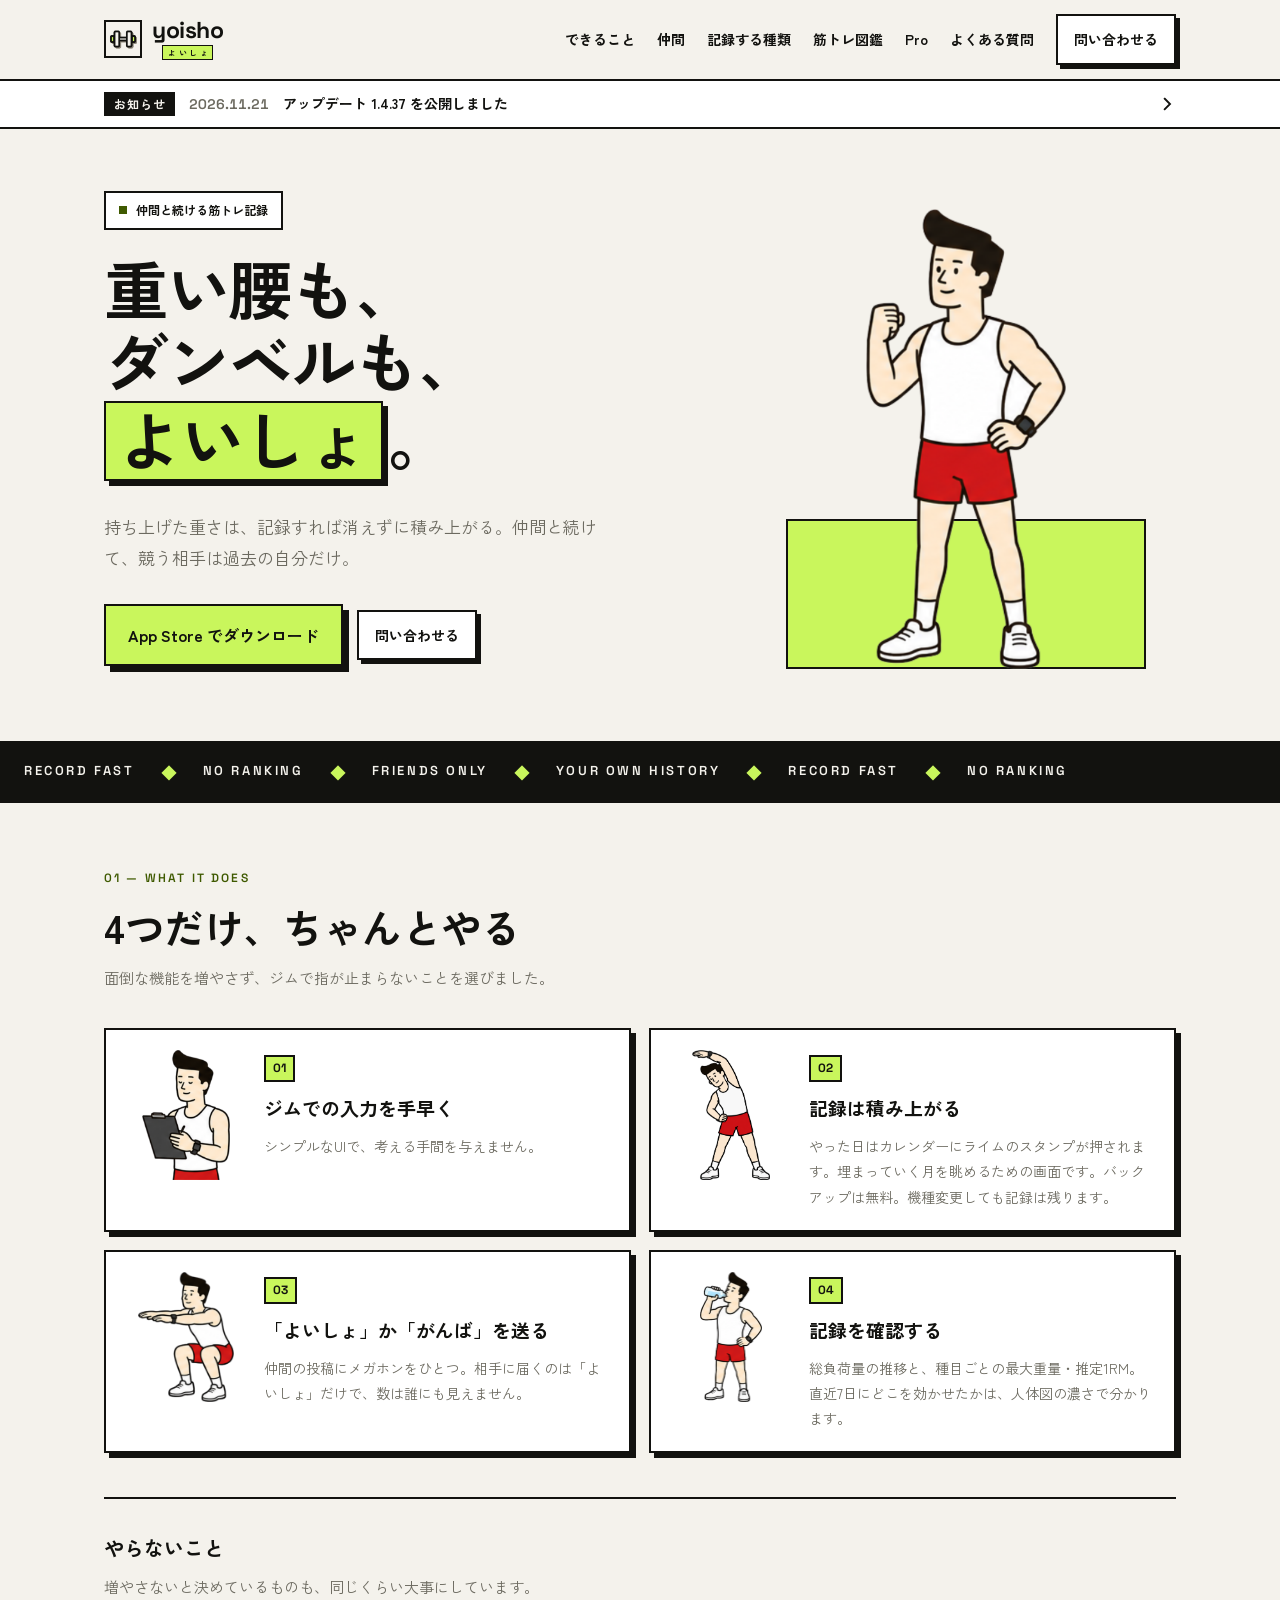
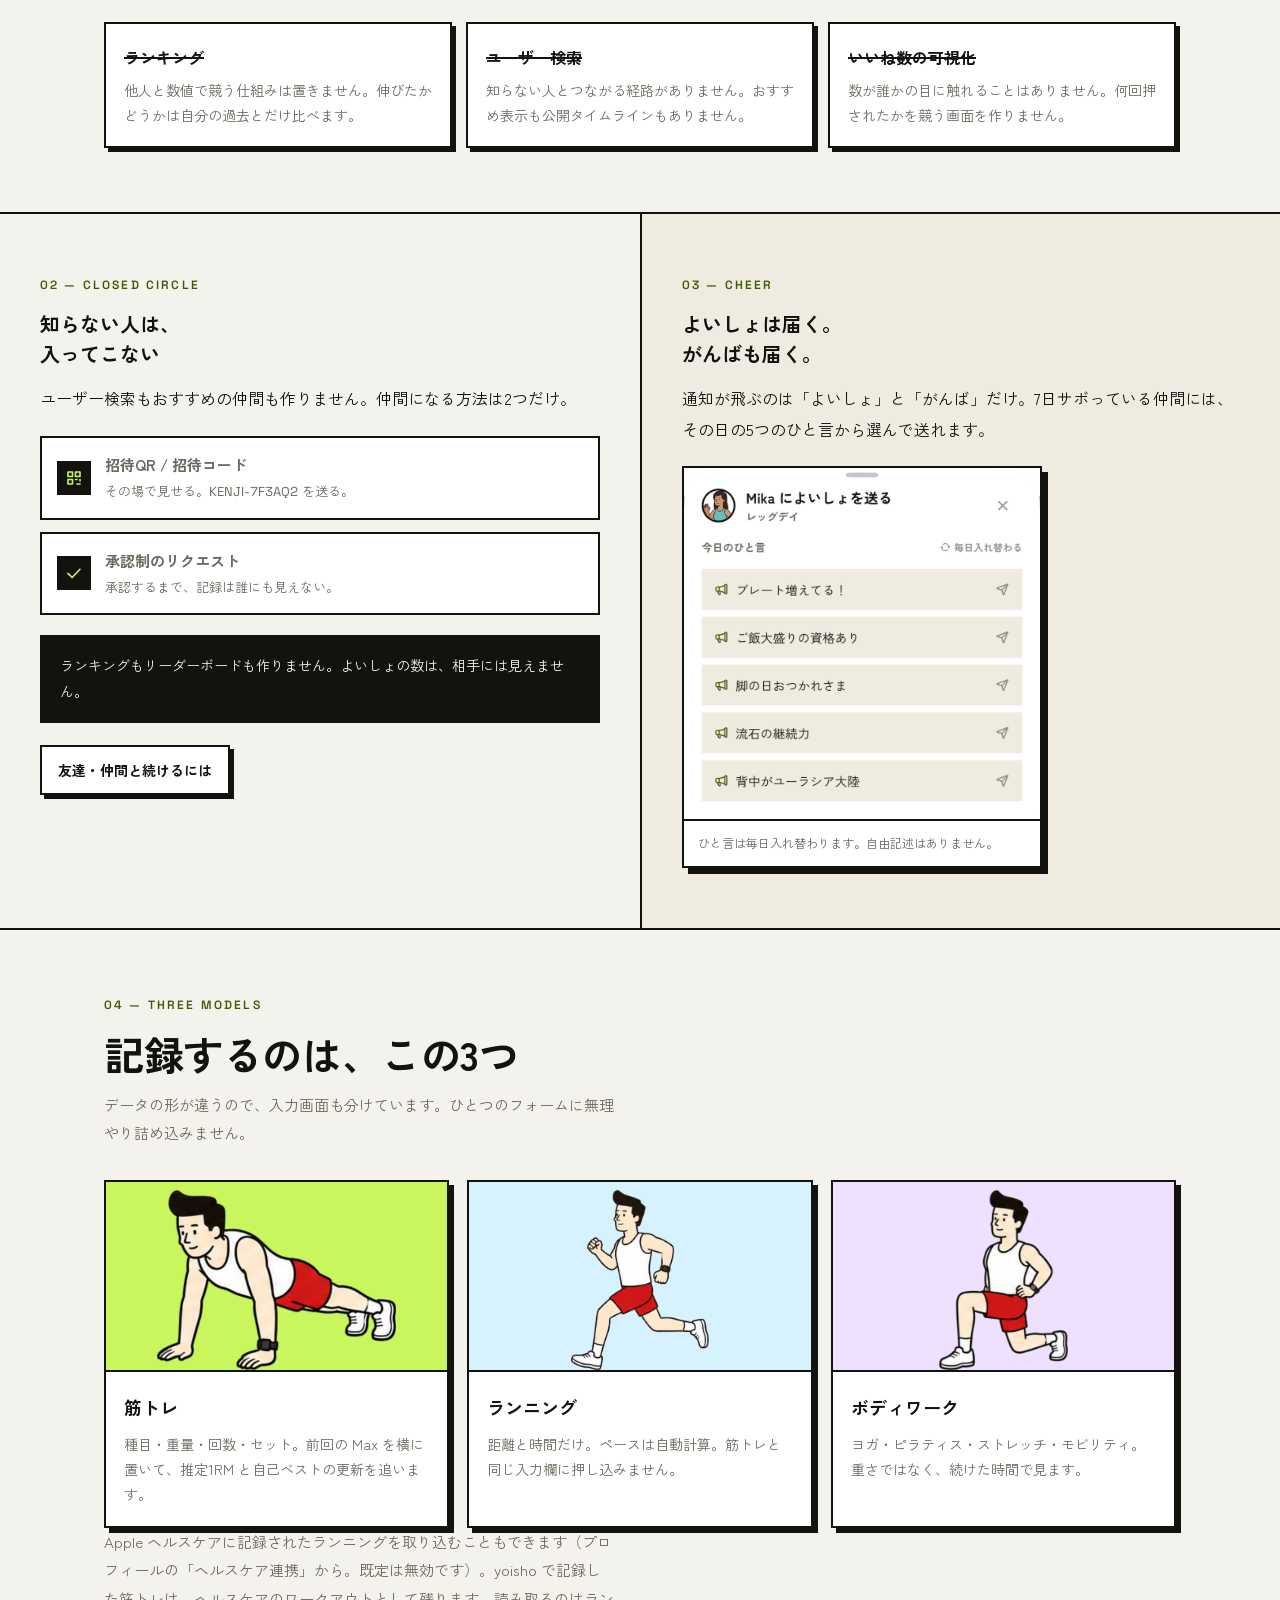
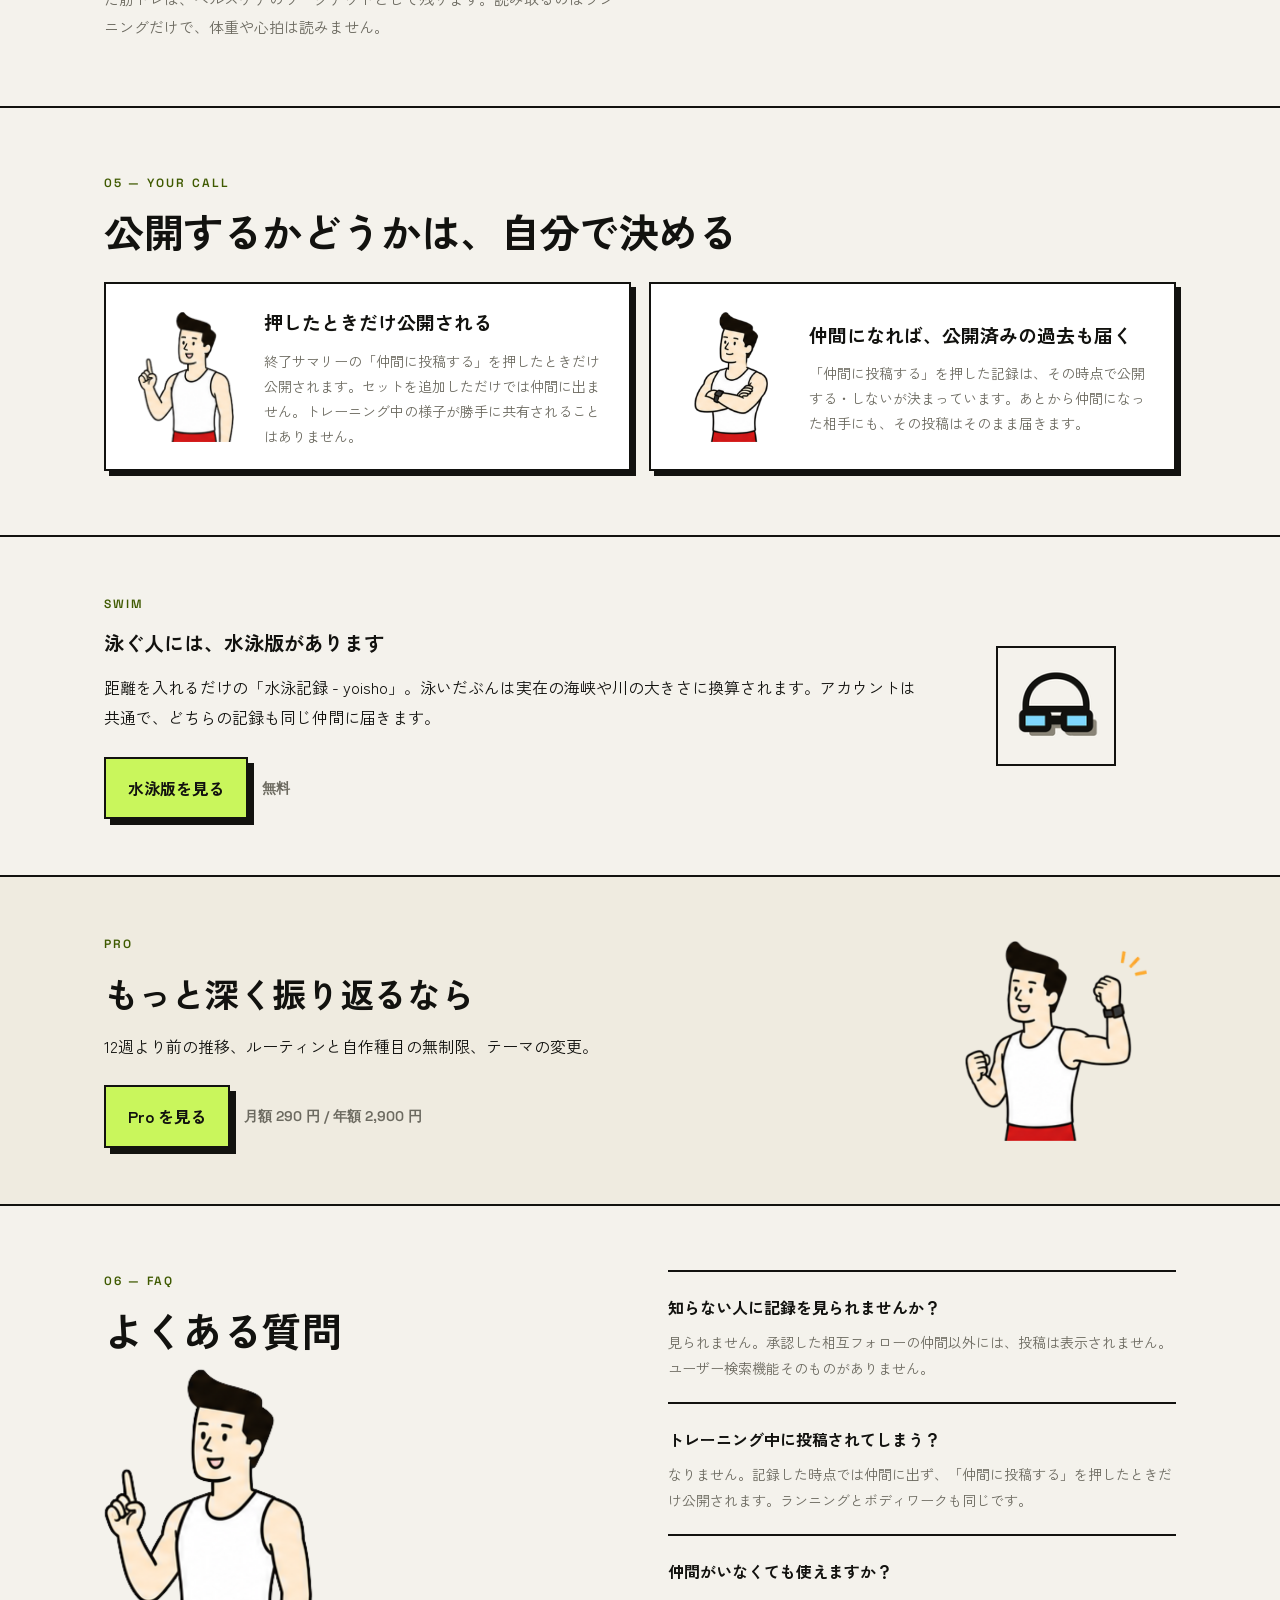
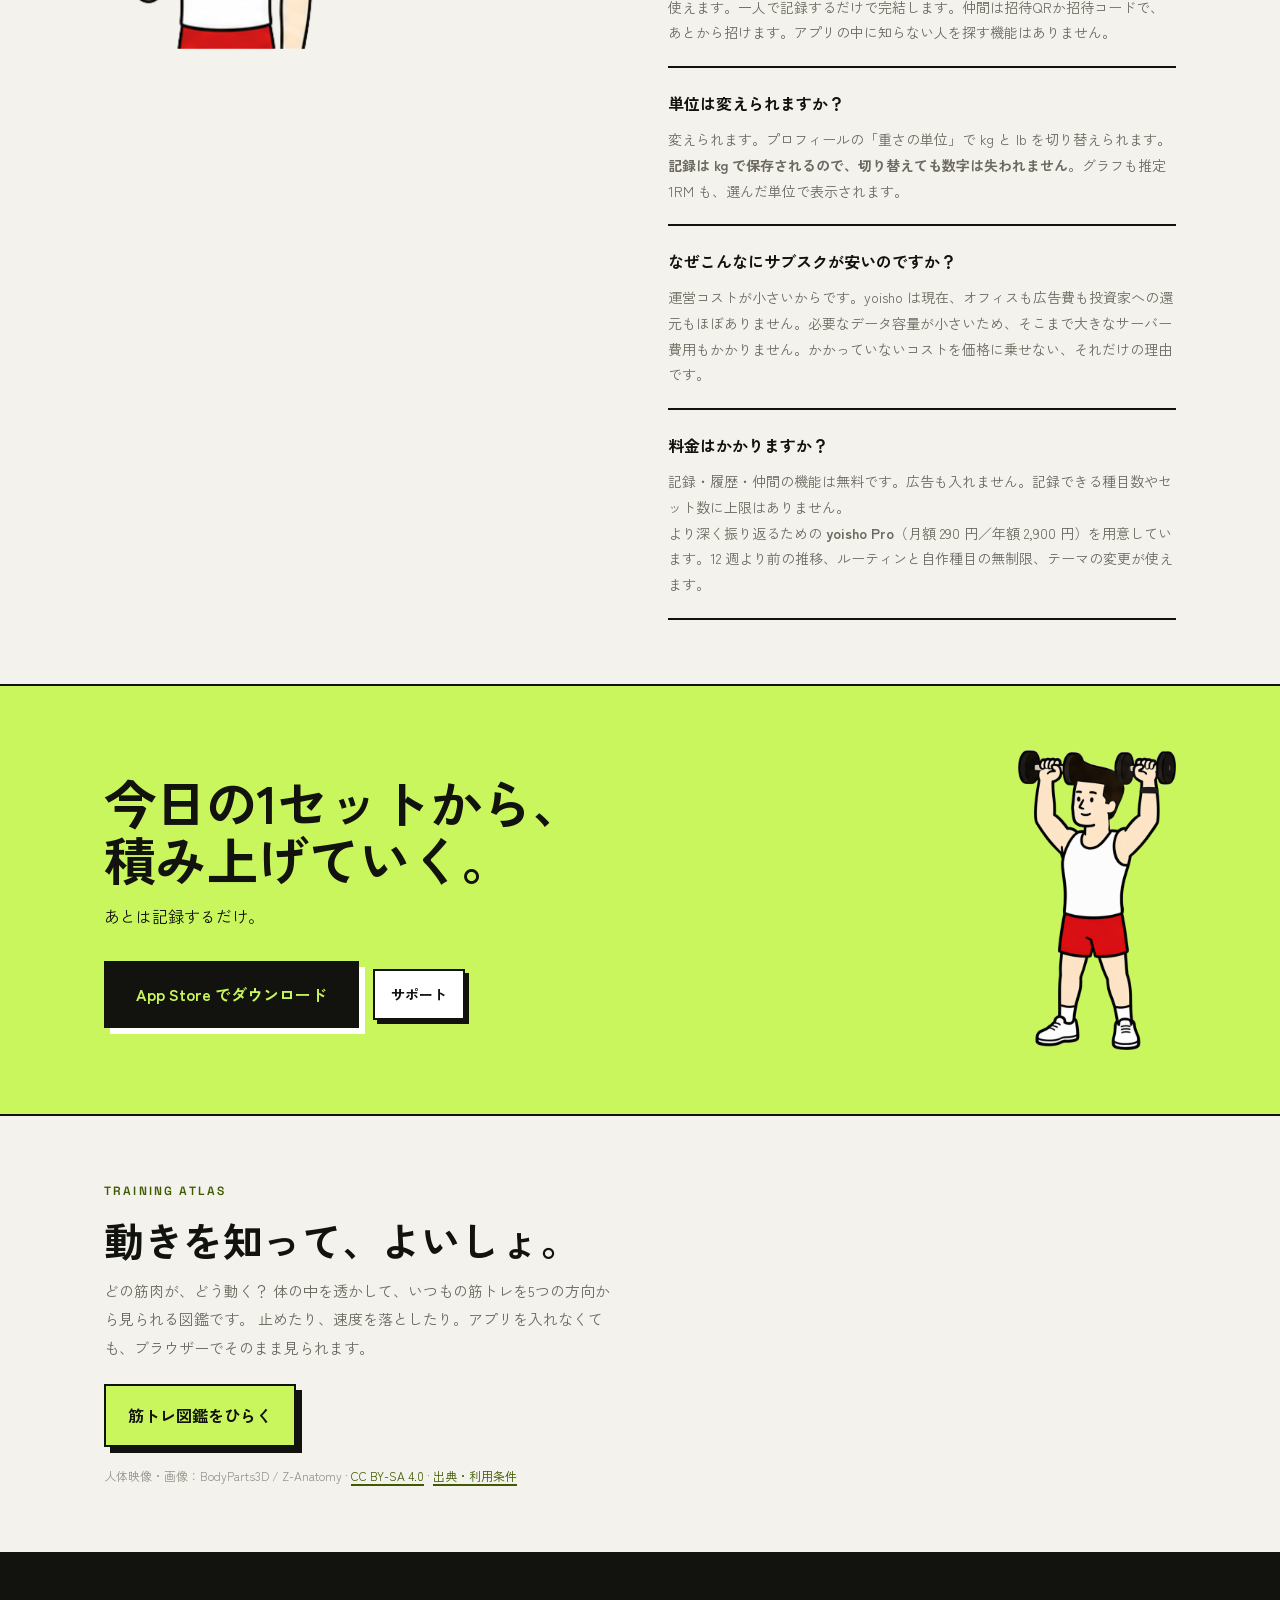
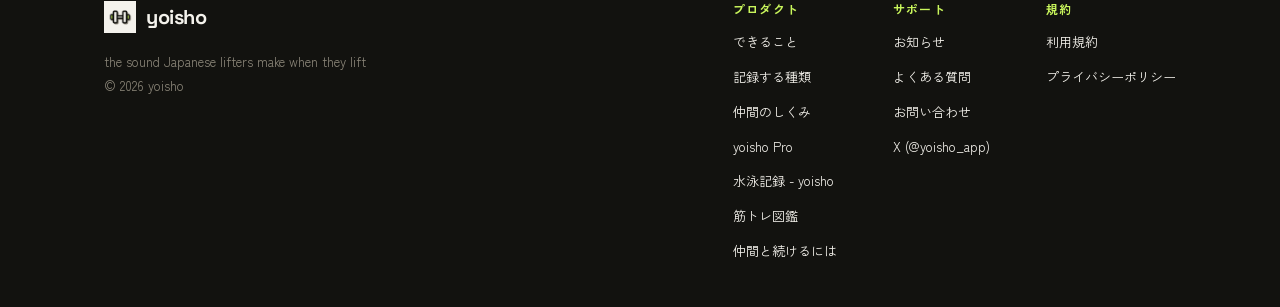
<file: index.html>
<!DOCTYPE html>
<html lang="ja">

<head>
  <meta charset="utf-8">
  <meta name="viewport" content="width=device-width, initial-scale=1">
  <title>yoisho — 仲間と続ける筋トレ記録アプリ</title>
  <meta name="description" content="仲間と続ける筋トレ記録アプリ。記録が見えるのは承認した相互フォローの仲間だけ。一人でも使えて、仲間はあとから招けます。ランキングも、おすすめユーザーも、いいね数もありません。">
  <meta name="theme-color" content="#F4F2EC">
  <meta property="og:title" content="yoisho — 仲間と続ける筋トレ記録アプリ">
  <meta property="og:description" content="仲間と続ける筋トレ記録アプリ。記録が見えるのは承認した相互フォローの仲間だけ。ランキングも、おすすめユーザーも、いいね数もありません。">
  <meta property="og:type" content="website">
  <meta property="og:url" content="https://yoisho.jp/">
  <meta property="og:image" content="https://yoisho.jp/img/link-image.png">
  <meta property="og:image:width" content="1122">
  <meta property="og:image:height" content="1402">
  <meta name="twitter:card" content="summary_large_image">
  <meta name="twitter:image" content="https://yoisho.jp/img/twitter-image.png">
  <link rel="icon" href="img/icon-120.png">
  <link rel="preconnect" href="https://fonts.googleapis.com">
  <link rel="preconnect" href="https://fonts.gstatic.com" crossorigin>
  <link
    href="https://fonts.googleapis.com/css2?family=Space+Grotesk:wght@500;600;700&family=Zen+Kaku+Gothic+New:wght@400;700&display=swap"
    rel="stylesheet">
  <link rel="stylesheet" href="style.css?v=39">
  <link rel="canonical" href="https://yoisho.jp/">
  <!-- Google Search Console の持ち主の確認（2026-11-19。https://yoisho.jp/ の URL prefix で登録）。
       消すと確認が外れる -->
  <meta name="google-site-verification" content="Hs1Nyp8oYzeSHXlldlwD_MknJ80mZlqBdg421RM9F38" />
  <!-- 検索エンジンに「iPhone のアプリで、無料、App Store はここ」を伝える（2026-11-19）。
       評価（aggregateRating）は載せない——ページに見えていない数を載せると、検索エンジンの決まりに反する -->
  <script type="application/ld+json">
{
  "@context": "https://schema.org",
  "@graph": [
    {
      "@type": "WebSite",
      "@id": "https://yoisho.jp/#website",
      "url": "https://yoisho.jp/",
      "name": "yoisho",
      "alternateName": [
        "よいしょ",
        "筋トレ記録 - yoisho"
      ],
      "inLanguage": "ja"
    },
    {
      "@type": "MobileApplication",
      "@id": "https://yoisho.jp/#app",
      "name": "筋トレ記録 - yoisho",
      "alternateName": [
        "yoisho",
        "よいしょ"
      ],
      "description": "仲間と続ける筋トレ記録アプリ。記録が見えるのは承認した相互フォローの仲間だけ。重さと回数をすばやく記録して、仲間と「よいしょ」を送り合えます。ランキングやいいね数はありません。",
      "operatingSystem": "iOS",
      "applicationCategory": "HealthApplication",
      "inLanguage": [
        "ja",
        "en",
        "fr"
      ],
      "url": "https://yoisho.jp/",
      "downloadUrl": "https://apps.apple.com/jp/app/id6794951676",
      "installUrl": "https://apps.apple.com/jp/app/id6794951676",
      "image": "https://yoisho.jp/img/icon-400.png",
      "offers": {
        "@type": "Offer",
        "price": "0",
        "priceCurrency": "JPY"
      }
    }
  ]
}
  </script>
</head>

<body class="lp">

  <!-- ヘッダー -->
  <div class="band-sec">
    <div class="inner">
      <nav class="nav">
        <a class="nav-logo" href="./" aria-label="yoisho">
          <img src="img/icon-120.png" alt="">
          <span class="stack">
            <span class="word">yoisho</span>
            <span class="band">よいしょ</span>
          </span>
        </a>
        <div class="nav-links">
          <a class="hide-sp" href="#what">できること</a>
          <a class="hide-sp" href="#circle">仲間</a>
          <a class="hide-sp" href="#models">記録する種類</a>
          <a class="hide-sp" href="atlas.html">筋トレ図鑑</a>
          <a class="hide-sp" href="pro.html">Pro</a>
          <a class="hide-sp" href="#faq">よくある質問</a>
          <a class="btn" href="mailto:support@yoisho.jp">問い合わせる</a>
        </div>
      </nav>
    </div>
  </div>

  <!-- お知らせ。**文面はここに写さない**——公開のたびに足すのは news.html だけで、
       ここに書くと次の版で古くなる。末尾の script が news.html の先頭の1件を読んで
       日付と見出しを差し込む。読めなければ下の案内の文のまま、一覧へ送る -->
  <a class="band-sec news-bar" href="news.html" id="top-news">
    <span class="inner news-bar-in">
      <span class="news-label">お知らせ</span>
      <span class="news-body">
        <span class="news-date" data-news-date></span>
        <span class="news-title" data-news-title>新しくできるようになったこと、直したこと</span>
      </span>
      <svg class="news-go" viewBox="0 0 24 24" aria-hidden="true">
        <path d="M9 5l7 7-7 7" />
      </svg>
    </span>
  </a>

  <!-- ヒーロー -->
  <div class="band-sec">
    <div class="inner">
      <div class="hero-lp">
        <div>
          <span class="pill"><span class="dot"></span>仲間と続ける筋トレ記録</span>
          <h1 class="display">
            重い腰も、<br>
            ダンベルも、<br>
            <span class="mark">よいしょ</span>。
          </h1>
          <p class="sub">持ち上げた重さは、記録すれば消えずに積み上がる。仲間と続けて、競う相手は過去の自分だけ。</p>
          <div class="hero-actions">
            <a class="cta" href="https://apps.apple.com/jp/app/id6794951676">App Store でダウンロード</a>
            <a class="btn" href="mailto:support@yoisho.jp">問い合わせる</a>
          </div>
        </div>
        <div class="figure">
          <div class="plate"></div>
          <img src="img/fist.png" alt="腕を上げた yoisho のキャラクター">
        </div>
      </div>
    </div>
  </div>

  <div class="marquee band-sec">
    <span>RECORD FAST</span><i>◆</i>
    <span>NO RANKING</span><i>◆</i>
    <span>FRIENDS ONLY</span><i>◆</i>
    <span>YOUR OWN HISTORY</span><i>◆</i>
    <span>RECORD FAST</span><i>◆</i>
    <span>NO RANKING</span>
  </div>

  <!-- 01 できること -->
  <div class="band-sec" id="what">
    <div class="inner sec">
      <p class="sec-eyebrow">01 — WHAT IT DOES</p>
      <h2>4つだけ、ちゃんとやる</h2>
      <p class="sec-note">面倒な機能を増やさず、ジムで指が止まらないことを選びました。</p>

      <div class="cards two">
        <div class="fcard">
          <img src="img/clipboard.png" alt="">
          <div>
            <span class="no">01</span>
            <h3>ジムでの入力を手早く</h3>
            <p>シンプルなUIで、考える手間を与えません。</p>
          </div>
        </div>
        <div class="fcard">
          <img src="img/sidestretch.png" alt="">
          <div>
            <span class="no">02</span>
            <h3>記録は積み上がる</h3>
            <p>やった日はカレンダーにライムのスタンプが押されます。埋まっていく月を眺めるための画面です。バックアップは無料。機種変更しても記録は残ります。</p>
          </div>
        </div>
        <div class="fcard">
          <img src="img/squat.png" alt="">
          <div>
            <span class="no">03</span>
            <h3>「よいしょ」か「がんば」を送る</h3>
            <p>仲間の投稿にメガホンをひとつ。相手に届くのは「よいしょ」だけで、数は誰にも見えません。</p>
          </div>
        </div>
        <div class="fcard">
          <img src="img/drink.png" alt="">
          <div>
            <span class="no">04</span>
            <h3>記録を確認する</h3>
            <p>総負荷量の推移と、種目ごとの最大重量・推定1RM。直近7日にどこを効かせたかは、人体図の濃さで分かります。</p>
          </div>
        </div>
      </div>

      <!-- やらないこと。取り消し線の見出しで示す（線画アイコンに斜線を重ねる案は
         この表示サイズだと絵が読めなかったので採らない） -->
      <h3 class="subhead">やらないこと</h3>
      <p class="sec-note" style="margin-bottom:20px">増やさないと決めているものも、同じくらい大事にしています。</p>
      <div class="grid cols-3">
        <div class="tile">
          <h3 class="struck">ランキング</h3>
          <p>他人と数値で競う仕組みは置きません。伸びたかどうかは自分の過去とだけ比べます。</p>
        </div>
        <div class="tile">
          <h3 class="struck">ユーザー検索</h3>
          <p>知らない人とつながる経路がありません。おすすめ表示も公開タイムラインもありません。</p>
        </div>
        <div class="tile">
          <h3 class="struck">いいね数の可視化</h3>
          <p>数が誰かの目に触れることはありません。何回押されたかを競う画面を作りません。</p>
        </div>
      </div>
    </div>
  </div>

  <!-- 02 / 03 -->
  <div class="band-sec split">
    <div id="circle">
      <p class="sec-eyebrow">02 — CLOSED CIRCLE</p>
      <h2>知らない人は、<br>入ってこない</h2>
      <p class="sec-note" style="margin-bottom:22px">ユーザー検索もおすすめの仲間も作りません。仲間になる方法は2つだけ。</p>

      <div class="route">
        <span class="mark" aria-hidden="true">
          <svg viewBox="0 0 24 24">
            <path d="M4 4h6v6H4zM14 4h6v6h-6zM4 14h6v6H4zM14 14h2M20 14v2M16 20h4" />
          </svg>
        </span>
        <span>
          <b>招待QR / 招待コード</b>
          <span>その場で見せる。<span class="en">KENJI-7F3AQ2</span> を送る。</span>
        </span>
      </div>
      <div class="route">
        <span class="mark" aria-hidden="true">
          <svg viewBox="0 0 24 24">
            <path d="M4 12.5l5.5 5.5L20 7" />
          </svg>
        </span>
        <span>
          <b>承認制のリクエスト</b>
          <span>承認するまで、記録は誰にも見えない。</span>
        </span>
      </div>

      <div class="callout" style="margin-top:20px">
        ランキングもリーダーボードも作りません。よいしょの数は、相手には見えません。
      </div>
      <!-- 「友達と続ける」で探す人向けのページ（friends.html）への入口。2026-11-19 -->
      <p style="margin:22px 0 0"><a class="btn" href="friends.html">友達・仲間と続けるには</a></p>
    </div>

    <div id="cheer">
      <p class="sec-eyebrow">03 — CHEER</p>
      <h2>よいしょは届く。<br>がんばも届く。</h2>
      <p class="sec-note" style="margin-bottom:22px">通知が飛ぶのは「よいしょ」と「がんば」だけ。7日サボっている仲間には、その日の5つのひと言から選んで送れます。</p>

      <!-- 手で組んだ再現ではなく、アプリの実物（sample/workout/iphone/19-cheer.png を
           シートのところで切ったもの）。作り直すたびに本物とずれるのを避ける -->
      <figure class="shot">
        <img src="img/cheer-sheet.png" alt="仲間によいしょを送るシート。今日のひと言が5つ並んでいる"
             width="900" height="888" loading="lazy">
        <figcaption>ひと言は毎日入れ替わります。自由記述はありません。</figcaption>
      </figure>
    </div>
  </div>

  <!-- 04 記録する種類 -->
  <div class="band-sec" id="models">
    <div class="inner sec">
      <p class="sec-eyebrow">04 — THREE MODELS</p>
      <h2>記録するのは、この3つ</h2>
      <p class="sec-note">データの形が違うので、入力画面も分けています。ひとつのフォームに無理やり詰め込みません。</p>

      <div class="models">
        <div class="model">
          <div class="pic strength"><img src="img/plank.png" alt=""></div>
          <div class="body-txt">
            <h3>筋トレ</h3>
            <p>種目・重量・回数・セット。前回の Max を横に置いて、推定1RM と自己ベストの更新を追います。</p>
          </div>
        </div>
        <div class="model">
          <div class="pic run"><img src="img/run.png" alt=""></div>
          <div class="body-txt">
            <h3>ランニング</h3>
            <p>距離と時間だけ。ペースは自動計算。筋トレと同じ入力欄に押し込みません。</p>
          </div>
        </div>
        <div class="model">
          <div class="pic body"><img src="img/lunge.png" alt=""></div>
          <div class="body-txt">
            <h3>ボディワーク</h3>
            <p>ヨガ・ピラティス・ストレッチ・モビリティ。重さではなく、続けた時間で見ます。</p>
          </div>
        </div>
      </div>

      <p class="sec-note">Apple ヘルスケアに記録されたランニングを取り込むこともできます（プロフィールの「ヘルスケア連携」から。既定は無効です）。yoisho で記録した筋トレは、ヘルスケアのワークアウトとして残ります。読み取るのはランニングだけで、体重や心拍は読みません。</p>
    </div>
  </div>

  <!-- 05 公開の意思 -->
  <div class="band-sec">
    <div class="inner sec">
      <p class="sec-eyebrow">05 — YOUR CALL</p>
      <h2>公開するかどうかは、自分で決める</h2>
      <div class="cards two" style="margin-top:26px">
        <div class="fcard" style="align-items:center">
          <img src="img/point.png" alt="">
          <div>
            <h3>押したときだけ公開される</h3>
            <p>終了サマリーの「仲間に投稿する」を押したときだけ公開されます。セットを追加しただけでは仲間に出ません。トレーニング中の様子が勝手に共有されることはありません。</p>
          </div>
        </div>
        <div class="fcard" style="align-items:center">
          <img src="img/cross.png" alt="">
          <div>
            <h3>仲間になれば、公開済みの過去も届く</h3>
            <p>「仲間に投稿する」を押した記録は、その時点で公開する・しないが決まっています。あとから仲間になった相手にも、その投稿はそのまま届きます。</p>
          </div>
        </div>
      </div>
    </div>
  </div>

  <!-- 系列の2本目。**筋トレの説明には混ぜない**（記録するものが違う）。
       帯1つで送り、詳しくは専用ページに書く -->
  <div class="band-sec">
    <div class="inner pro-band-in">
      <div>
        <p class="sec-eyebrow">SWIM</p>
        <h2>泳ぐ人には、水泳版があります</h2>
        <p class="sec-note">距離を入れるだけの「水泳記録 - yoisho」。泳いだぶんは実在の海峡や川の大きさに換算されます。アカウントは共通で、どちらの記録も同じ仲間に届きます。</p>
        <div class="hero-actions" style="margin-top:24px">
          <a class="cta" href="swim.html">水泳版を見る</a>
          <span class="price-note">無料</span>
        </div>
      </div>
      <div class="pro-fig">
        <img src="img/swim/icon-120.png" alt="水泳記録 - yoisho のアイコン"
             width="120" height="120" style="height:120px;border:2px solid var(--ink)">
      </div>
    </div>
  </div>

  <!-- Pro の帯。売り込みは1枠だけに留め、詳細は専用ページへ送る -->
  <div class="band-sec pro-band">
    <div class="inner pro-band-in">
      <div>
        <p class="sec-eyebrow">PRO</p>
        <h2>もっと深く振り返るなら</h2>
        <p class="sec-note">12週より前の推移、ルーティンと自作種目の無制限、テーマの変更。</p>
        <div class="hero-actions" style="margin-top:24px">
          <a class="cta" href="pro.html">Pro を見る</a>
          <span class="price-note">月額 290 円 / 年額 2,900 円</span>
        </div>
      </div>
      <div class="pro-fig">
        <img src="img/flex.png" alt="力こぶを見せる yoisho のキャラクター">
      </div>
    </div>
  </div>

  <!-- 06 よくある質問。design の構成に合わせて左に見出しとキャラ、右にQ&A -->
  <div class="band-sec" id="faq">
    <div class="inner sec faq">
      <div>
        <p class="sec-eyebrow">06 — FAQ</p>
        <h2>よくある質問</h2>
        <img class="faq-fig" src="img/point.png" alt="">
      </div>
      <div class="qa">
        <div class="q">
          <h3>知らない人に記録を見られませんか？</h3>
          <p>見られません。承認した相互フォローの仲間以外には、投稿は表示されません。ユーザー検索機能そのものがありません。</p>
        </div>
        <div class="q">
          <h3>トレーニング中に投稿されてしまう？</h3>
          <p>なりません。記録した時点では仲間に出ず、「仲間に投稿する」を押したときだけ公開されます。ランニングとボディワークも同じです。</p>
        </div>
        <div class="q">
          <h3>仲間がいなくても使えますか？</h3>
          <p>使えます。一人で記録するだけで完結します。仲間は招待QRか招待コードで、あとから招けます。アプリの中に知らない人を探す機能はありません。</p>
        </div>
        <div class="q">
          <h3>単位は変えられますか？</h3>
          <p>変えられます。プロフィールの「重さの単位」で kg と lb を切り替えられます。<strong>記録は kg
            で保存されるので、切り替えても数字は失われません</strong>。グラフも推定1RM も、選んだ単位で表示されます。</p>
        </div>
        <div class="q">
          <h3>なぜこんなにサブスクが安いのですか？</h3>
          <p>運営コストが小さいからです。yoisho
            は現在、オフィスも広告費も投資家への還元もほぼありません。必要なデータ容量が小さいため、そこまで大きなサーバー費用もかかりません。かかっていないコストを価格に乗せない、それだけの理由です。</p>
        </div>
        <div class="q">
          <h3>料金はかかりますか？</h3>
          <p>記録・履歴・仲間の機能は無料です。広告も入れません。記録できる種目数やセット数に上限はありません。<br>
            より深く振り返るための <strong>yoisho Pro</strong>（月額 290 円／年額 2,900 円）を用意しています。12
            週より前の推移、ルーティンと自作種目の無制限、テーマの変更が使えます。</p>
        </div>
      </div>
    </div>
  </div>

  <!-- 締め。design の実装に合わせて面ごとライムにし、主ボタンを反転させる -->
  <div class="band-sec closing-sec">
    <div class="inner closing">
      <div>
        <h2>今日の1セットから、<br>積み上げていく。</h2>
        <p class="sec-note">あとは記録するだけ。</p>
        <div class="hero-actions" style="margin-top:0">
          <a class="cta-invert" href="https://apps.apple.com/jp/app/id6794951676">App Store でダウンロード</a>
          <a class="btn" href="support.html">サポート</a>
        </div>
      </div>
      <div class="stand">
        <img src="img/press.png" alt="バーベルを頭上に上げた yoisho のキャラクター">
      </div>
    </div>
  </div>

  <!-- 筋トレ図鑑への導線。締めのあと、フッターの手前（本人の指示。2026-09-18） -->
  <div class="band-sec">
    <div class="inner sec">
      <p class="sec-eyebrow">TRAINING ATLAS</p>
      <h2>動きを知って、よいしょ。</h2>
      <p class="sec-note">どの筋肉が、どう動く？ 体の中を透かして、いつもの筋トレを5つの方向から見られる図鑑です。
        止めたり、速度を落としたり。アプリを入れなくても、ブラウザーでそのまま見られます。</p>
      <div class="hero-actions" style="margin-top:22px">
        <a class="cta" href="atlas.html">筋トレ図鑑をひらく</a>
      </div>
      <p class="atlas-lead-note">人体映像・画像：BodyParts3D / Z-Anatomy ·
        <a href="https://creativecommons.org/licenses/by-sa/4.0/" rel="license noopener">CC BY-SA 4.0</a> ·
        <a href="atlas.html#atlas-about">出典・利用条件</a></p>
    </div>
  </div>

  <footer class="lp-footer">
    <div class="inner">
      <div>
        <div class="foot-brand">
          <span class="sq"><img src="img/icon-120.png" alt=""></span>
          <span class="en">yoisho</span>
        </div>
        <p class="foot-tag" style="margin:0">the sound Japanese lifters make when they lift<br>© 2026 yoisho</p>
      </div>
      <div class="foot-cols">
        <div>
          <span class="head">プロダクト</span>
          <a href="#what">できること</a>
          <a href="#models">記録する種類</a>
          <a href="#circle">仲間のしくみ</a>
          <a href="pro.html">yoisho Pro</a>
          <a href="swim.html">水泳記録 - yoisho</a>
          <a href="atlas.html">筋トレ図鑑</a>
          <a href="friends.html">仲間と続けるには</a>
        </div>
        <div>
          <span class="head">サポート</span>
          <a href="news.html">お知らせ</a>
          <a href="support.html">よくある質問</a>
          <a href="mailto:support@yoisho.jp">お問い合わせ</a>
          <a href="https://x.com/yoisho_app">X (@yoisho_app)</a>
        </div>
        <div>
          <span class="head">規約</span>
          <a href="terms.html">利用規約</a>
          <a href="privacy.html">プライバシーポリシー</a>
        </div>
      </div>
    </div>
  </footer>

  <script>
    // お知らせの帯に、news.html の先頭の1件（いちばん新しいもの）を出す。
    // news.html は「日付の p → 見出しの h3」を新しい順に積んでいる。
    // 形が変わって読めないときは、何も書き換えずに案内の文のまま残す
    (function () {
      var bar = document.getElementById('top-news');
      if (!bar || !window.fetch || !window.DOMParser) return;
      fetch('news.html')
        .then(function (res) { if (!res.ok) throw res; return res.text(); })
        .then(function (html) {
          var doc = new DOMParser().parseFromString(html, 'text/html');
          var title = doc.querySelector('.chapter h3');
          if (!title) return;
          var date = title.previousElementSibling;
          var tidy = function (el) { return el.textContent.replace(/\s+/g, ' ').trim(); };
          bar.querySelector('[data-news-title]').textContent = tidy(title);
          if (date && date.tagName === 'P') {
            // 「2026年10月27日」を「2026.10.27」に。数字は Space Grotesk で組む
            var m = tidy(date).match(/^(\d{4})年(\d{1,2})月(\d{1,2})日$/);
            bar.querySelector('[data-news-date]').textContent =
              m ? m[1] + '.' + m[2] + '.' + m[3] : tidy(date);
          }
        })
        .catch(function () {});
    })();
  </script>

</body>

</html>
</file>
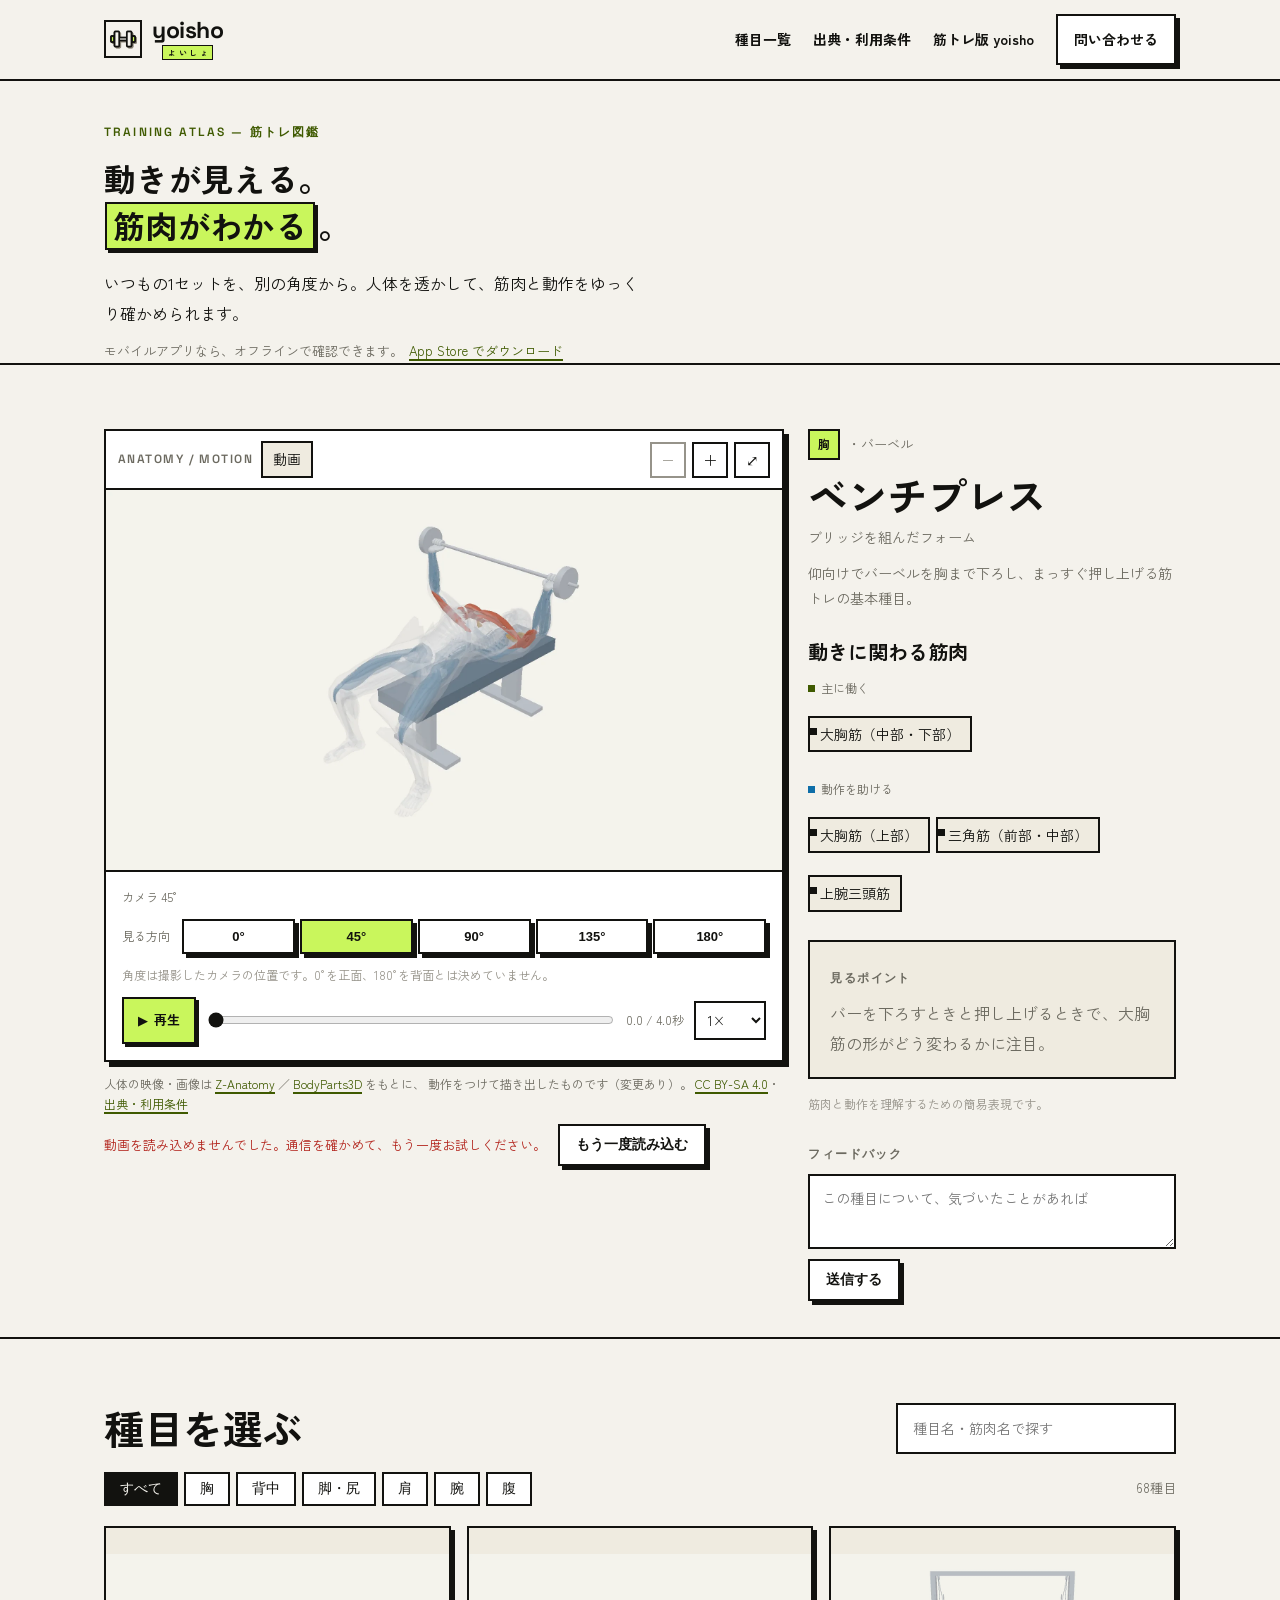
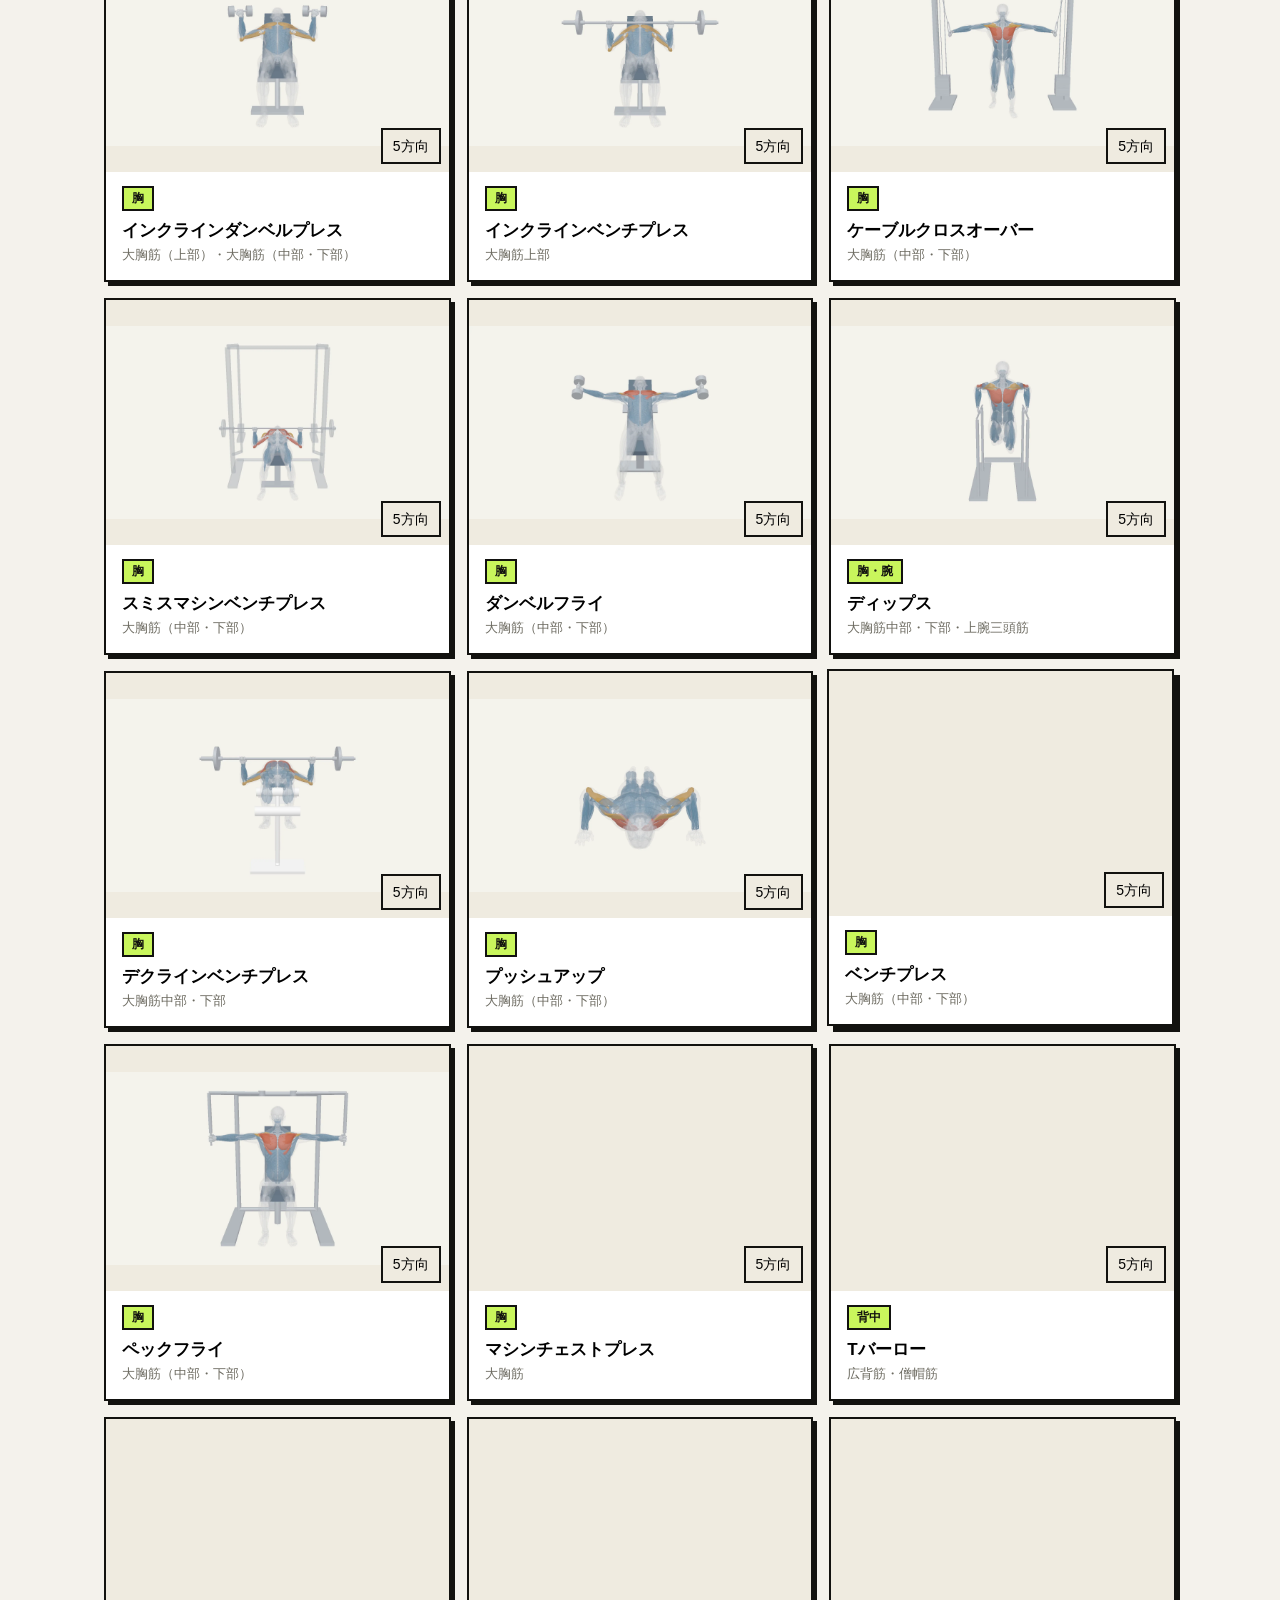
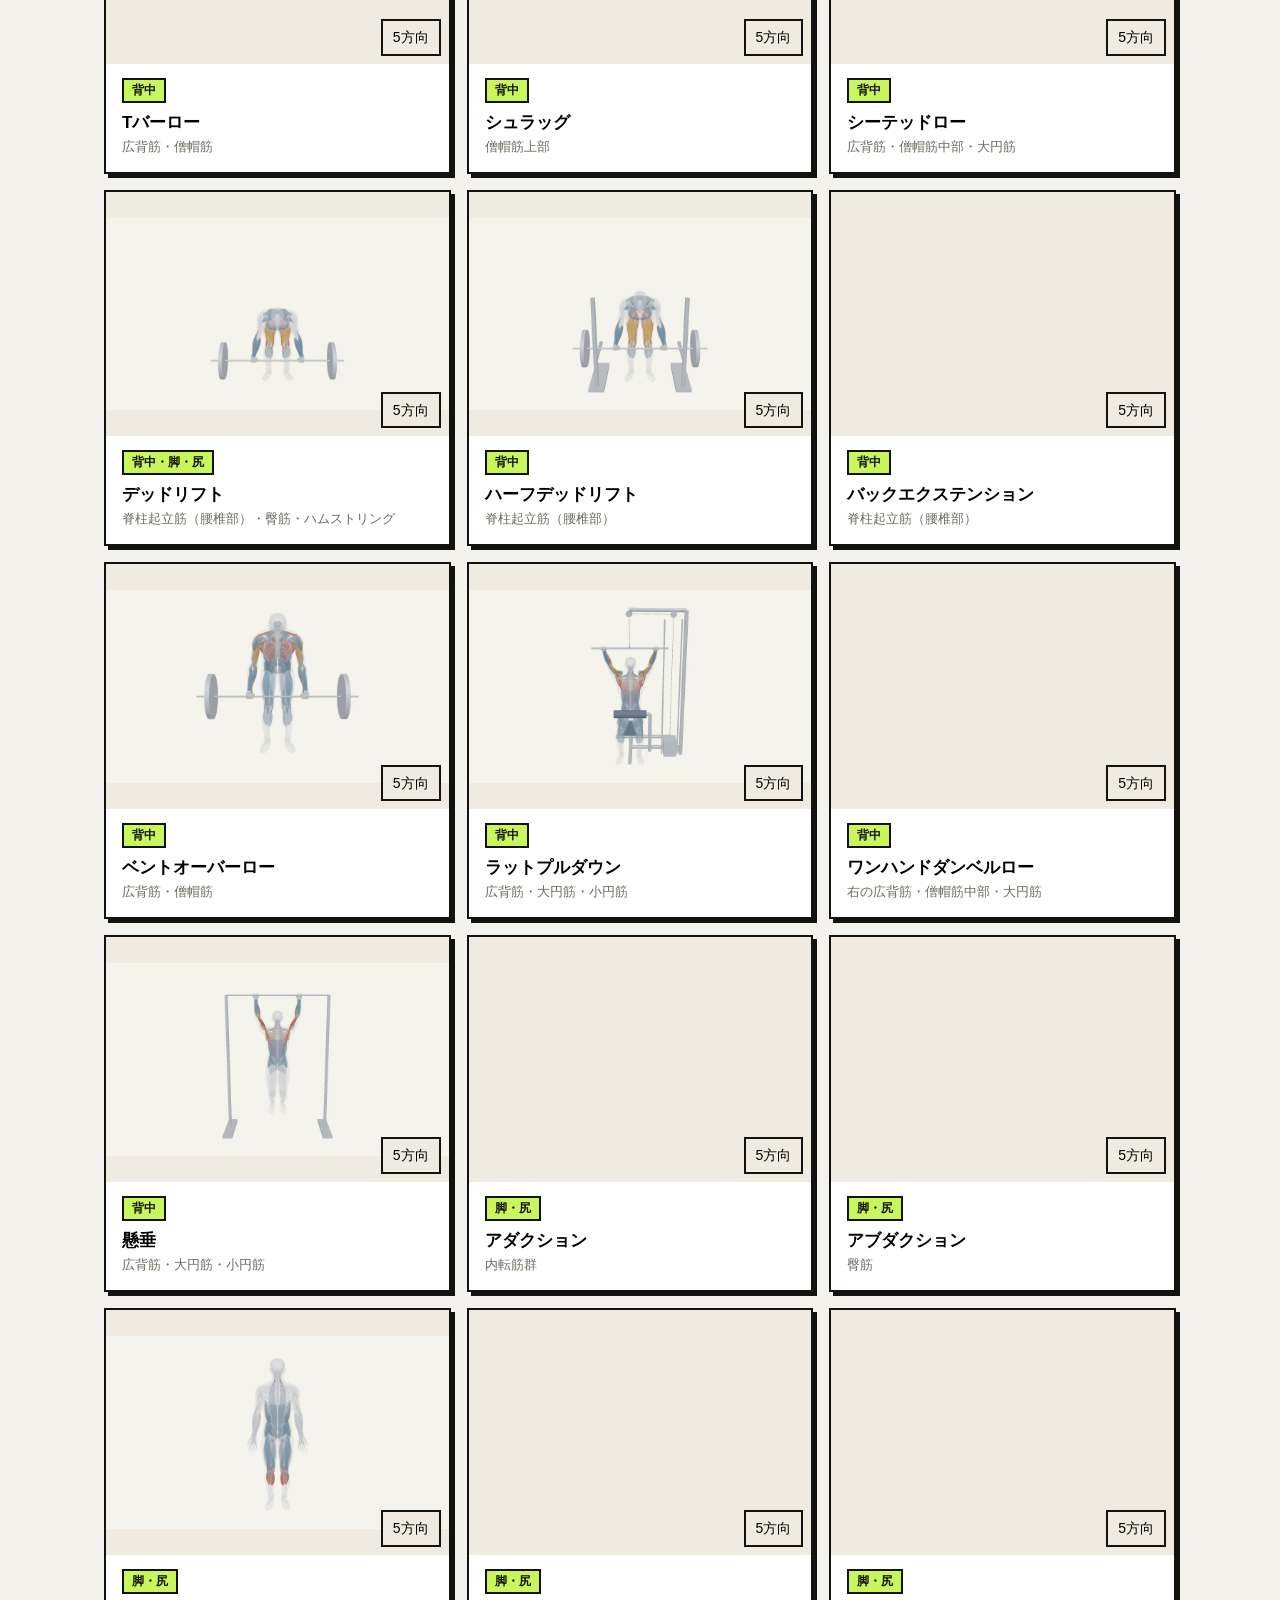
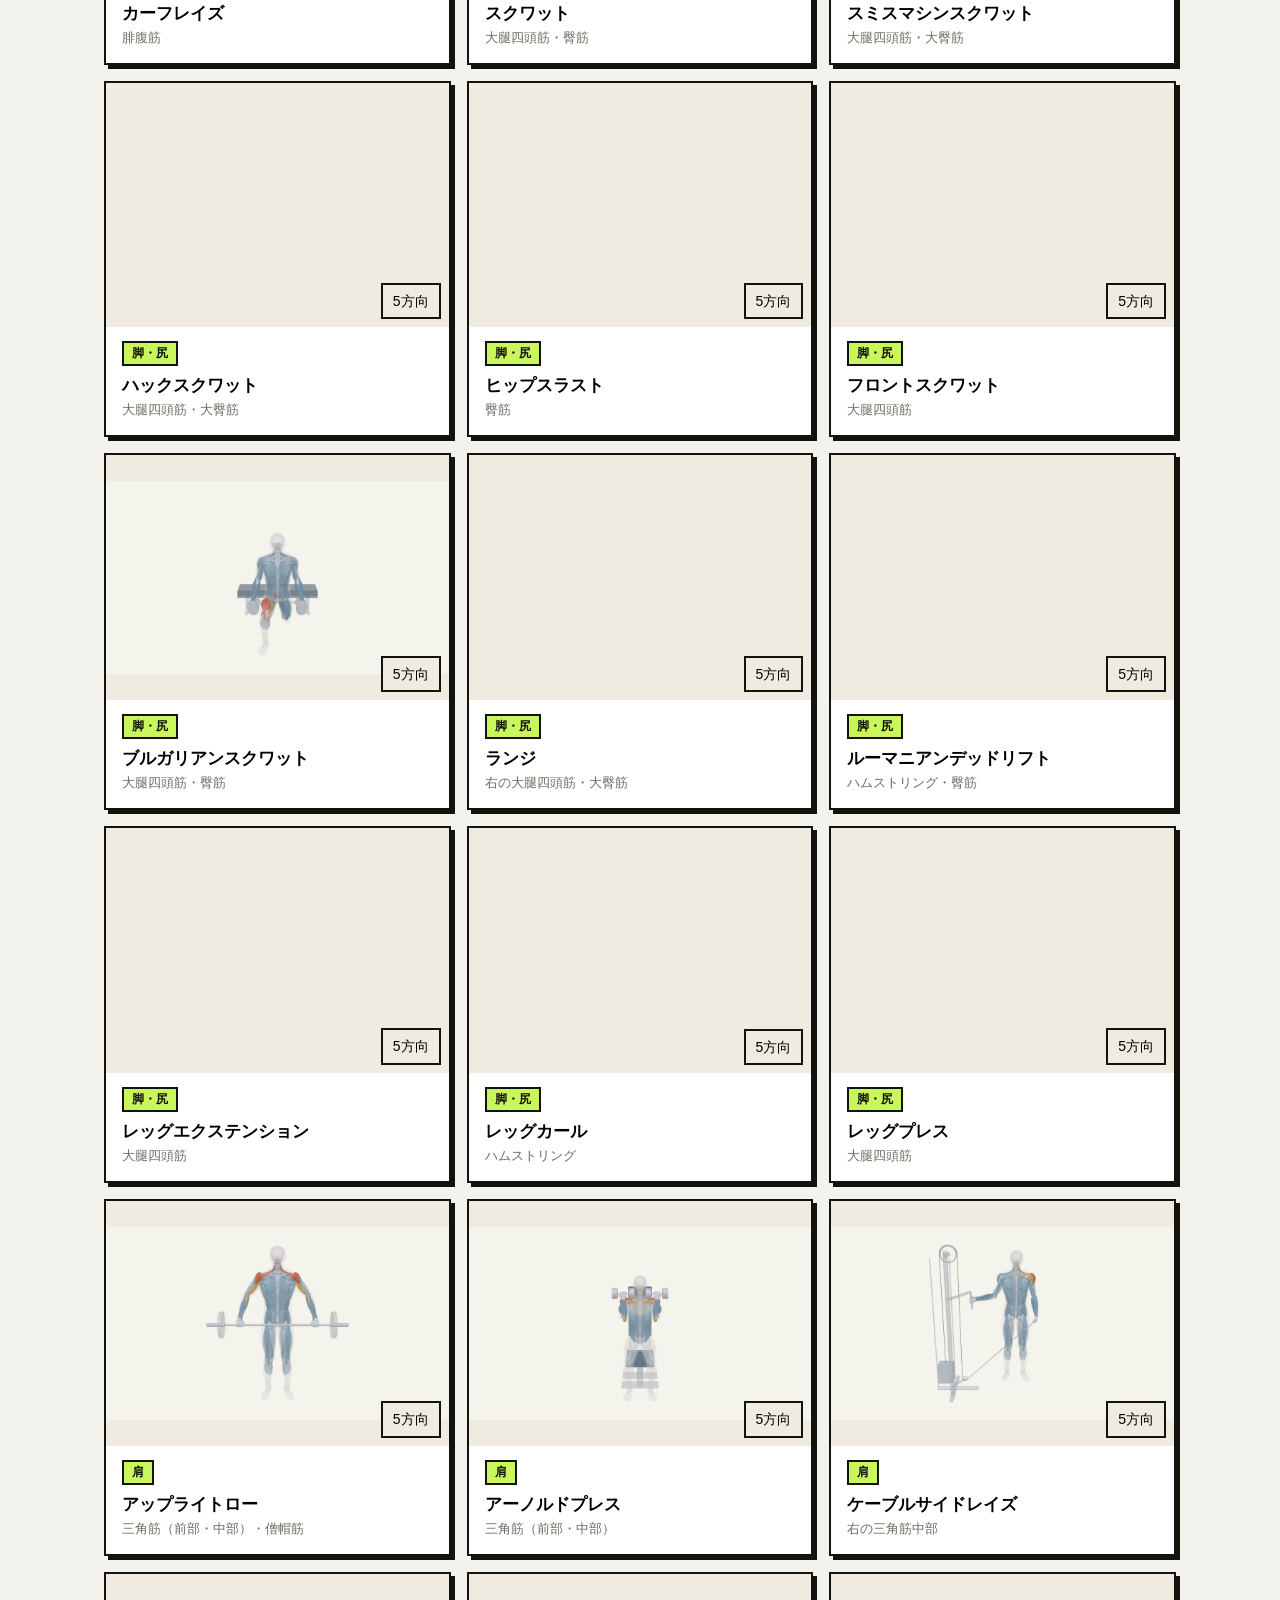
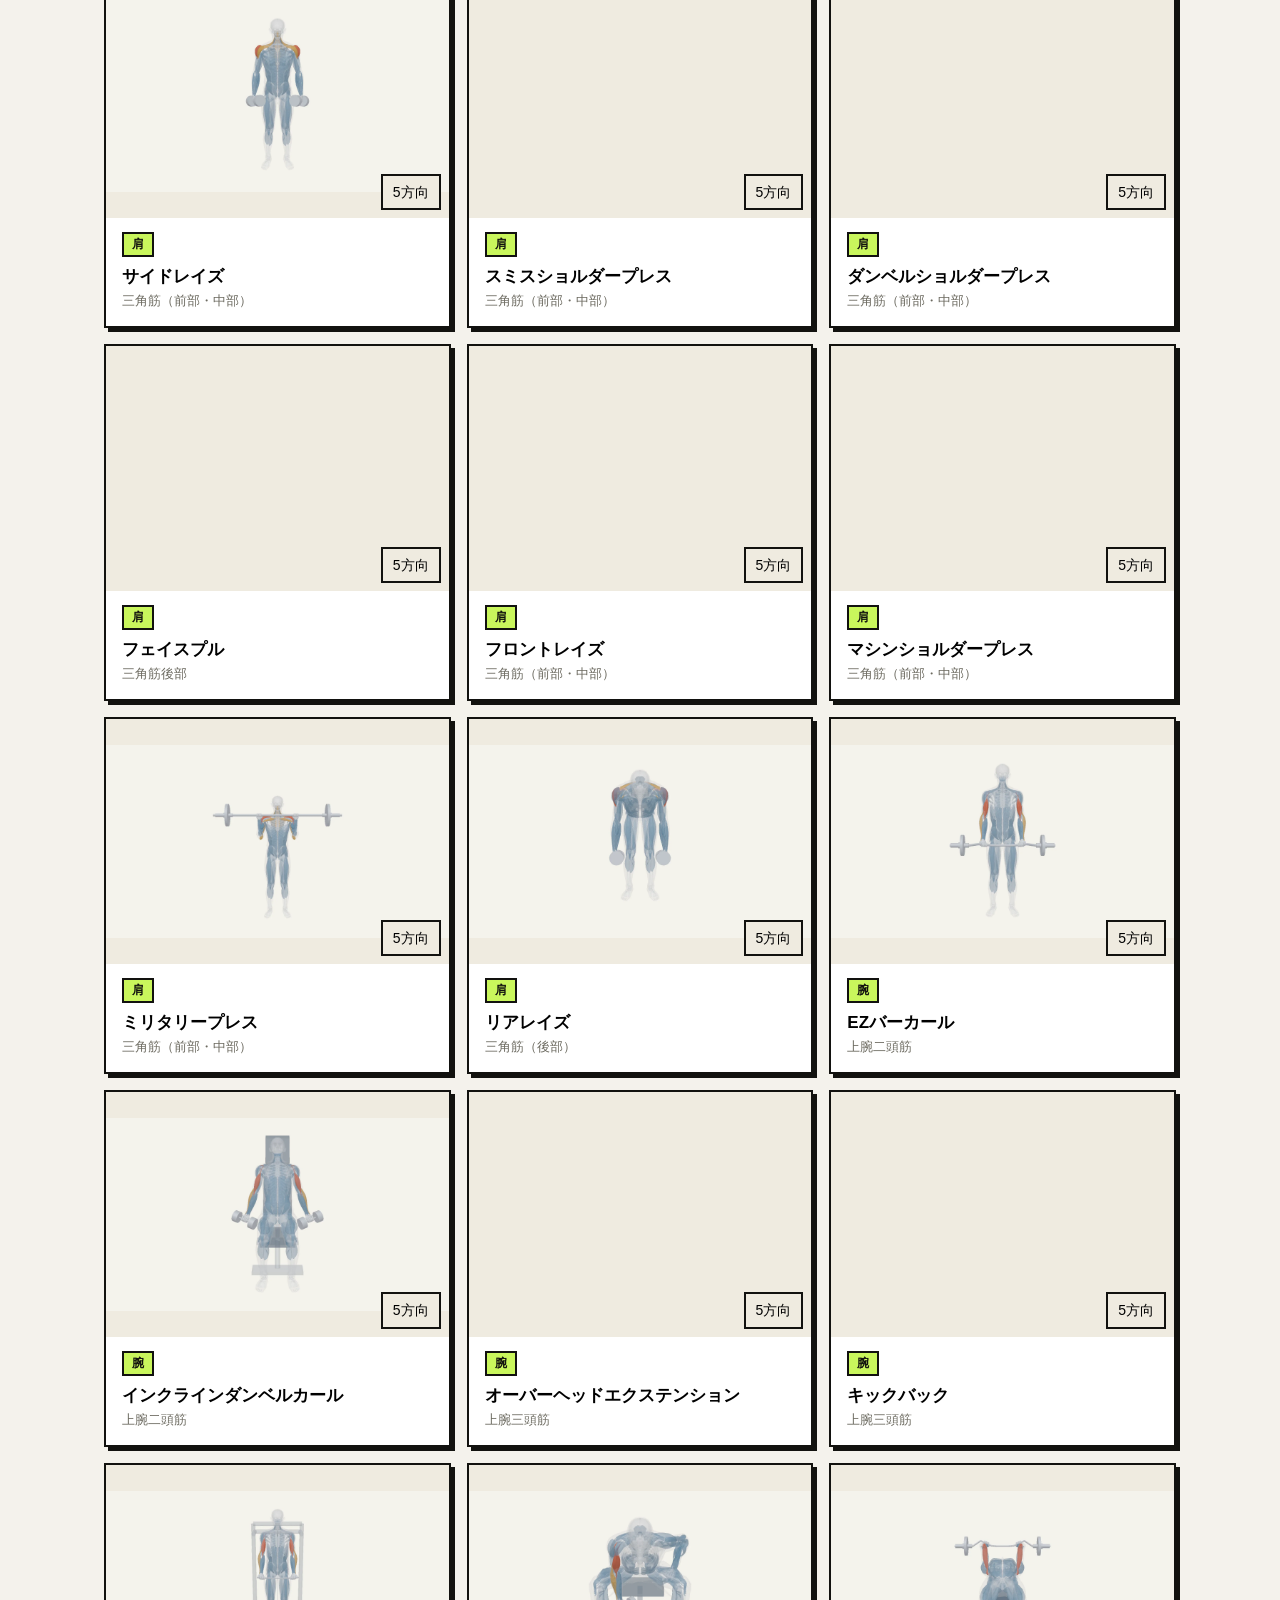
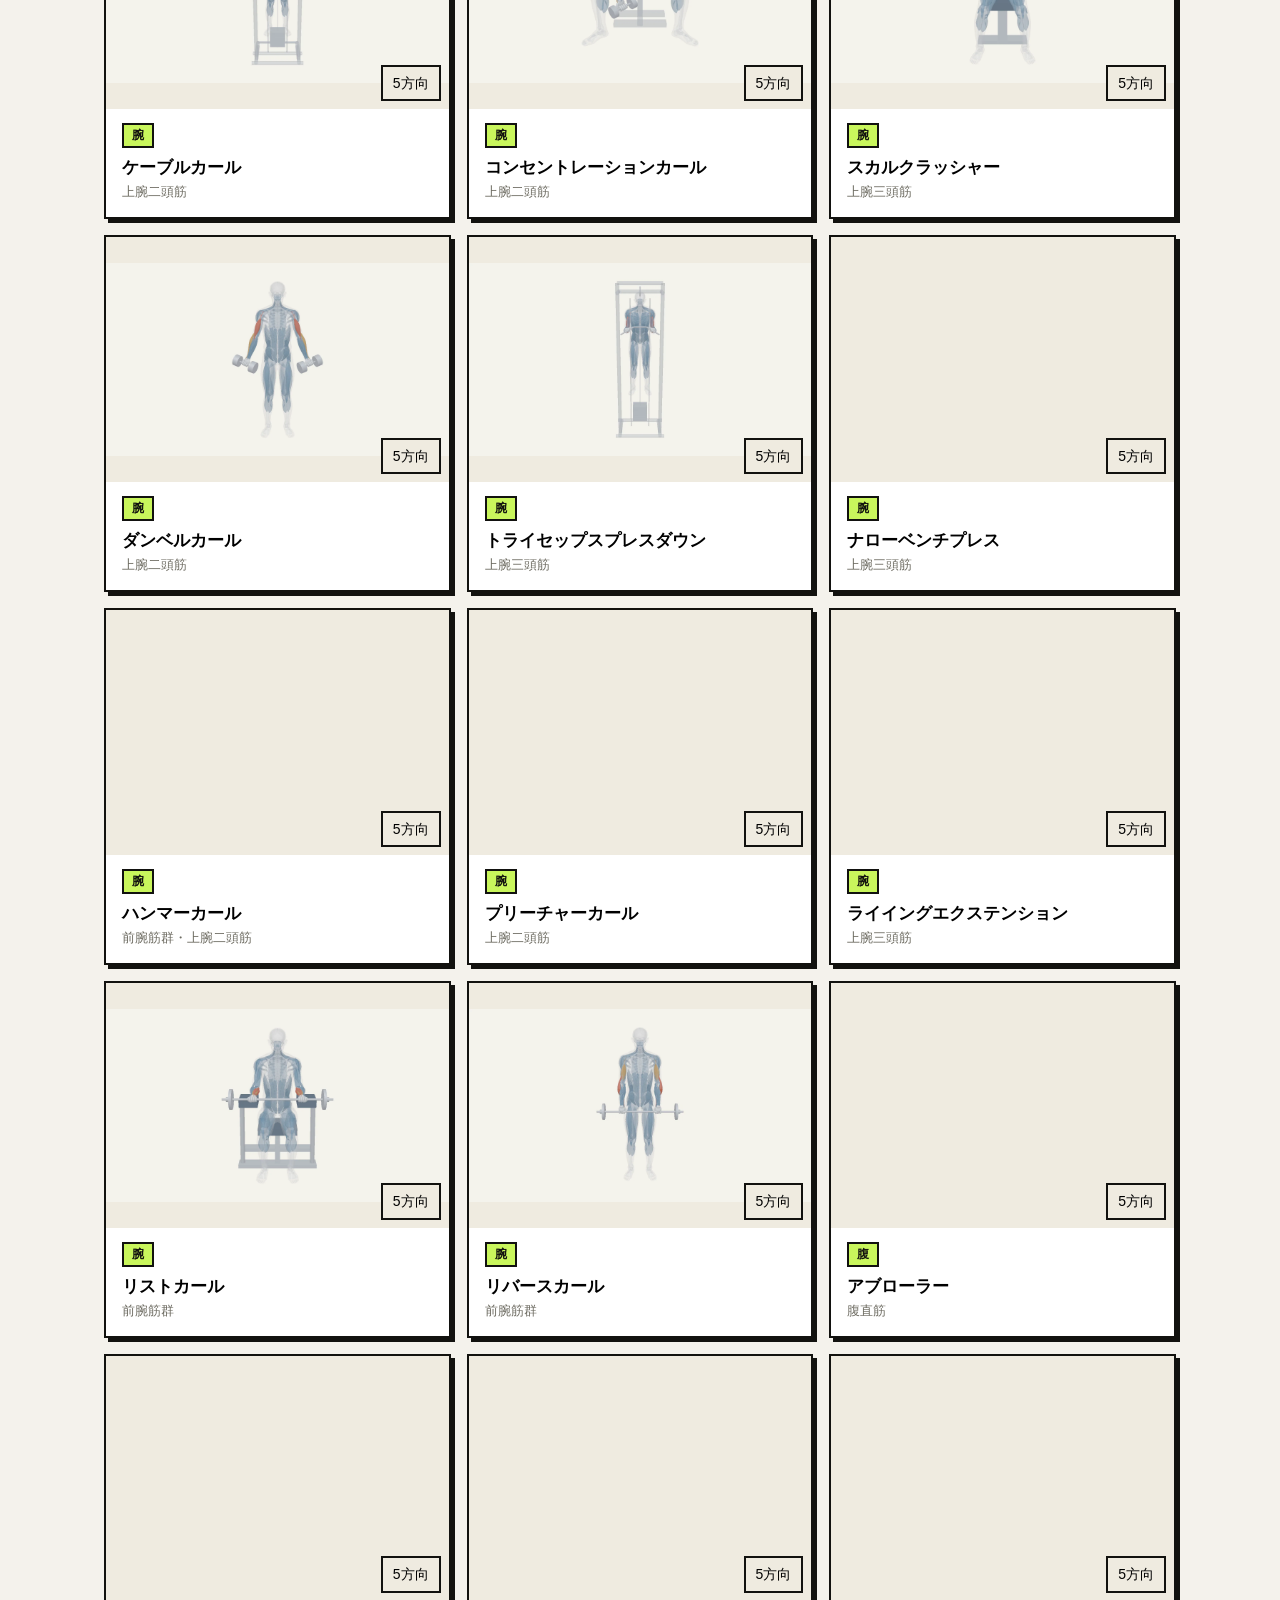
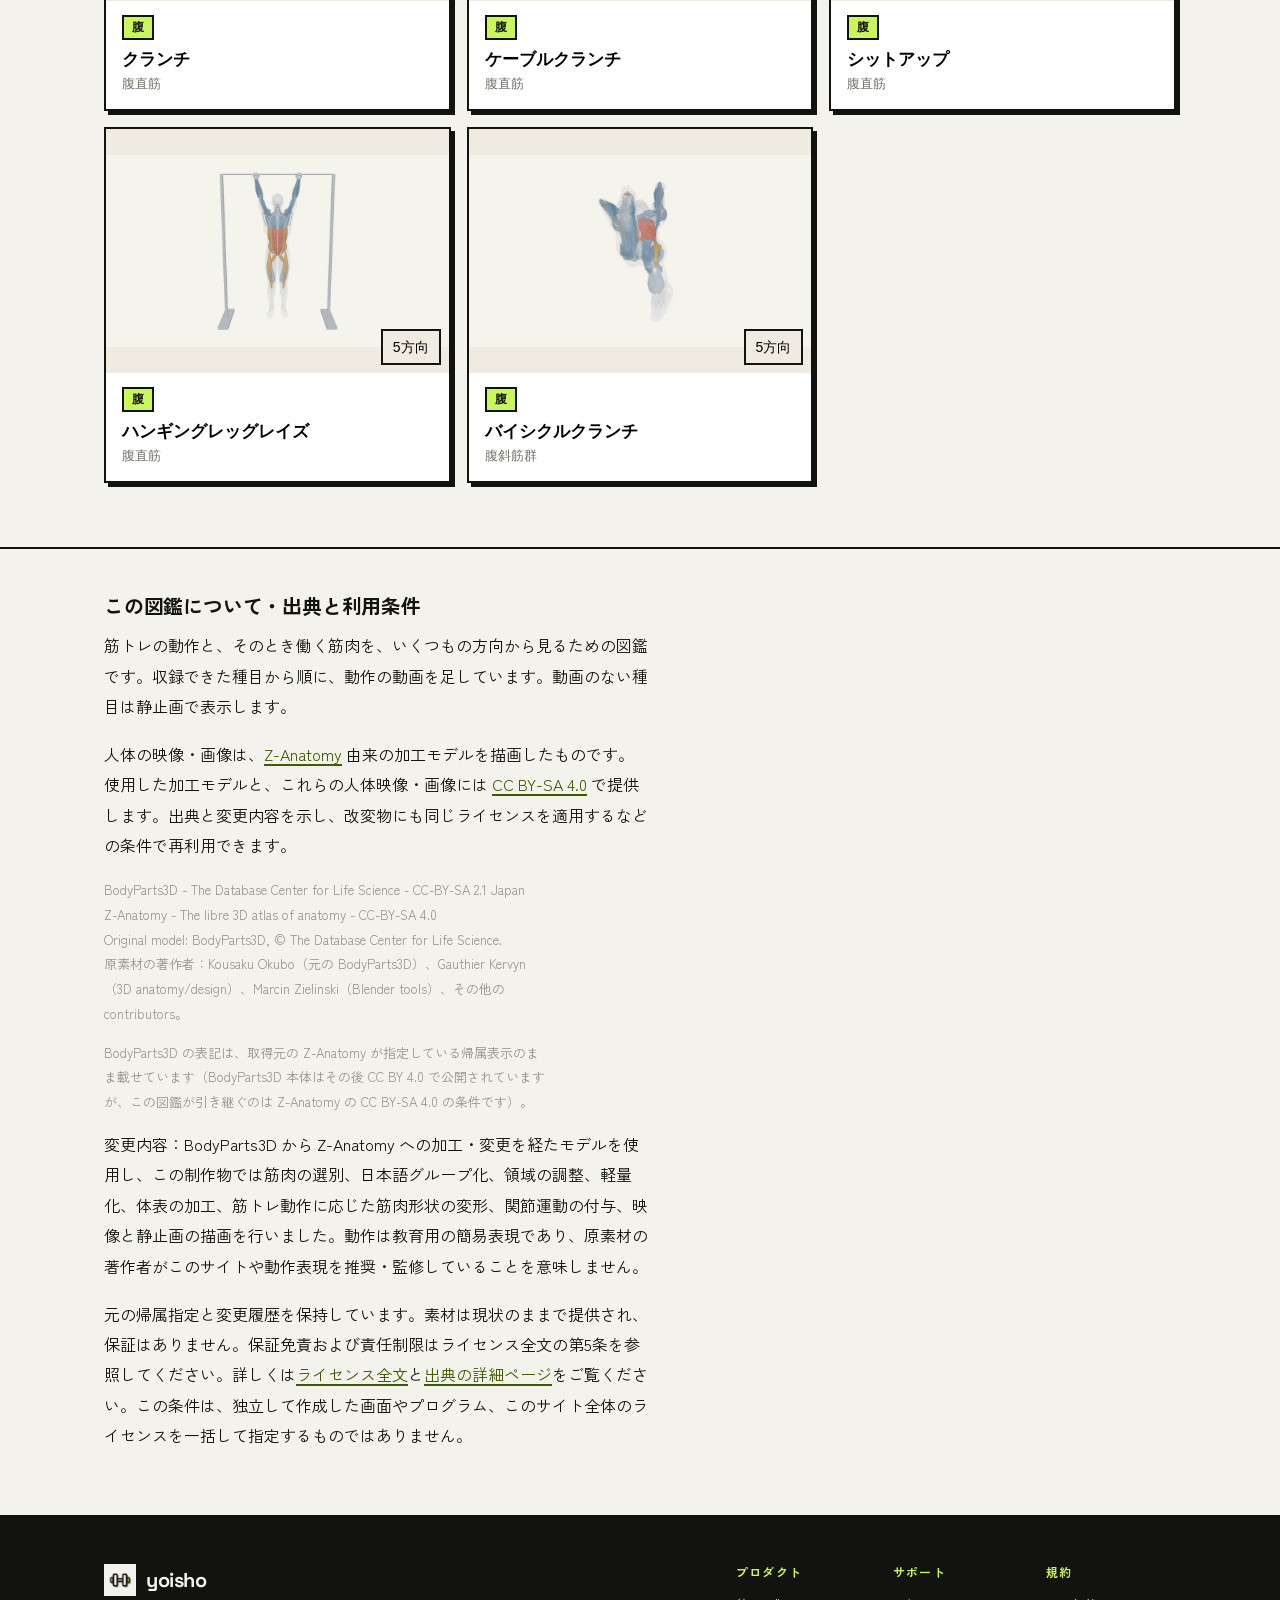
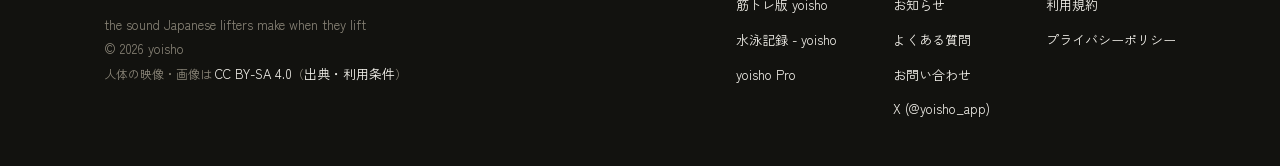
<file: atlas.html>
<!DOCTYPE html>
<html lang="ja">

<head>
  <meta charset="utf-8">
  <meta name="viewport" content="width=device-width, initial-scale=1">
  <title>筋トレ図鑑 - yoisho — 動作と働く筋肉を、見て確かめる</title>
  <meta name="description" content="筋トレの動作と、そのとき働く筋肉を複数の視点で確かめる図鑑。種目と視点を切り替えて、主に働く筋肉と動作を助ける筋肉を見比べられます。">
  <meta name="theme-color" content="#F4F2EC">
  <meta property="og:title" content="筋トレ図鑑 - yoisho">
  <meta property="og:description" content="筋トレの動作と、そのとき働く筋肉を複数の視点で確かめる図鑑。">
  <meta property="og:type" content="website">
  <meta property="og:url" content="https://yoisho.jp/atlas.html">
  <meta property="og:image" content="https://yoisho.jp/img/link-image.png">
  <meta property="og:image:width" content="1122">
  <meta property="og:image:height" content="1402">
  <meta name="twitter:card" content="summary_large_image">
  <meta name="twitter:image" content="https://yoisho.jp/img/twitter-image.png">
  <link rel="icon" href="img/icon-120.png">
  <link rel="preconnect" href="https://fonts.googleapis.com">
  <link rel="preconnect" href="https://fonts.gstatic.com" crossorigin>
  <link
    href="https://fonts.googleapis.com/css2?family=Space+Grotesk:wght@500;600;700&family=Zen+Kaku+Gothic+New:wght@400;700&display=swap"
    rel="stylesheet">
  <link rel="stylesheet" href="style.css?v=37">
</head>

<body class="lp atlas">

  <!-- ヘッダー -->
  <div class="band-sec">
    <div class="inner">
      <nav class="nav">
        <a class="nav-logo" href="./" aria-label="yoisho">
          <img src="img/icon-120.png" alt="">
          <span class="stack">
            <span class="word">yoisho</span>
            <span class="band">よいしょ</span>
          </span>
        </a>
        <div class="nav-links">
          <a class="hide-sp" href="#atlas-library">種目一覧</a>
          <a class="hide-sp" href="#atlas-about">出典・利用条件</a>
          <a class="hide-sp" href="./">筋トレ版 yoisho</a>
          <a class="btn" href="mailto:support@yoisho.jp">問い合わせる</a>
        </div>
      </nav>
    </div>
  </div>

  <!-- 見出し -->
  <div class="band-sec">
    <div class="inner" style="padding-top:40px">
      <p class="sec-eyebrow">TRAINING ATLAS — 筋トレ図鑑</p>
      <h1 style="margin:0">動きが見える。<br><span class="mark-sm">筋肉がわかる</span>。</h1>
      <p class="prose" style="margin:14px 0 0">いつもの1セットを、別の角度から。人体を透かして、筋肉と動作をゆっくり確かめられます。</p>
      <p class="atlas-app-note">モバイルアプリなら、オフラインで確認できます。<a href="https://apps.apple.com/jp/app/id6794951676">App Store でダウンロード</a></p>
    </div>
  </div>

  <!-- 種目の詳細（選んだ1種目を表示） -->
  <div class="band-sec">
    <div class="inner sec" style="padding-bottom:36px">
      <div class="atlas-study">
        <div>
          <div class="atlas-viewer">
            <!-- **絵の上には何も重ねない**（利用者の指摘。2026-09-18。スマホでは
                 拡大・全画面のボタンが人体に重なって見えていた）。見出しも道具も
                 動画の外に出し、枠の中は絵だけにする -->
            <div class="atlas-stage-bar">
              <span class="atlas-stage-left">
                <span class="eyebrow" style="margin:0">ANATOMY / MOTION</span>
                <span class="chip" id="atlas-stage-badge">静止画</span>
              </span>
              <span class="atlas-stage-tools">
                <button type="button" id="atlas-zoom-out" aria-label="縮小" disabled>−</button>
                <button type="button" id="atlas-zoom-in" aria-label="拡大">＋</button>
                <button type="button" id="atlas-full" aria-label="全画面で見る">⤢</button>
              </span>
            </div>
            <div class="atlas-stage">
              <div class="atlas-stage-media" id="atlas-media">
                <img id="atlas-image" alt="" width="1000" height="750" decoding="async">
                <video id="atlas-video" playsinline loop muted preload="metadata" hidden
                       aria-label="選んだ種目の動作（音はありません）"></video>
              </div>
            </div>

            <div class="atlas-view-controls">
              <div class="atlas-stage-meta">
                <span id="atlas-view-label"></span>
                <span class="atlas-stage-hint">指でひろげる・つまむと拡大できます</span>
              </div>
              <div class="atlas-angle-row">
                <span class="atlas-control-label">見る方向</span>
                <div id="atlas-view-options" class="atlas-view-options" role="group" aria-label="見る方向"></div>
              </div>
              <p class="atlas-angle-note">角度は撮影したカメラの位置です。0°を正面、180°を背面とは決めていません。</p>

              <div class="atlas-transport">
                <button type="button" id="atlas-play" class="atlas-play" disabled>
                  <span id="atlas-play-symbol" aria-hidden="true">▶</span>
                  <span id="atlas-play-text">再生</span>
                </button>
                <input type="range" id="atlas-scrub" class="atlas-scrub" min="0" max="1000" value="0" step="1"
                       aria-label="再生位置" disabled>
                <span id="atlas-time" class="atlas-time"></span>
                <label class="atlas-speed-label">
                  <span class="atlas-sr-only">再生速度</span>
                  <select id="atlas-speed" class="atlas-speed">
                    <option value="0.5">0.5×</option>
                    <option value="0.75">0.75×</option>
                    <option value="1" selected>1×</option>
                  </select>
                </label>
              </div>
            </div>
          </div>

          <p class="atlas-credit">
            人体の映像・画像は <a href="https://github.com/Z-Anatomy/Models-of-human-anatomy" rel="noopener">Z-Anatomy</a> ／
            <a href="https://lifesciencedb.jp/bp3d/" rel="noopener">BodyParts3D</a> をもとに、
            動作をつけて描き出したものです（変更あり）。
            <a href="https://creativecommons.org/licenses/by-sa/4.0/" rel="license noopener">CC BY-SA 4.0</a>・
            <a href="#atlas-about">出典・利用条件</a>
          </p>
          <p id="atlas-message" class="atlas-message" role="status" aria-live="polite">
            <span id="atlas-message-text"></span>
            <button type="button" class="btn" id="atlas-retry" hidden>もう一度読み込む</button>
          </p>
        </div>

        <aside class="atlas-detail" aria-labelledby="atlas-exercise-title">
          <div class="atlas-detail-top">
            <span id="atlas-category" class="tag strength"></span>
            <span id="atlas-equipment" class="atlas-equipment"></span>
          </div>
          <h2 id="atlas-exercise-title" style="margin:10px 0 4px"></h2>
          <p id="atlas-exercise-variant" class="atlas-variant"></p>
          <p id="atlas-description" class="atlas-description"></p>
          <div class="atlas-muscles">
            <h3 class="subhead" style="margin-top:22px;padding-top:0;border-top:0">動きに関わる筋肉</h3>
            <div class="atlas-muscle-group">
              <p><span class="atlas-role-dot"></span>主に働く</p>
              <ul id="atlas-primary" class="chips"></ul>
            </div>
            <div class="atlas-muscle-group atlas-assist">
              <p><span class="atlas-role-dot"></span>動作を助ける</p>
              <ul id="atlas-assist" class="chips"></ul>
            </div>
            <p id="atlas-stable" class="atlas-stable"></p>
          </div>
          <div class="note atlas-focus">
            <span class="eyebrow" style="margin:0">見るポイント</span>
            <p id="atlas-point" style="margin:8px 0 0;color:var(--text2)"></p>
          </div>
          <p class="atlas-info-foot">筋肉と動作を理解するための簡易表現です。</p>
          <div class="atlas-feedback">
            <span class="eyebrow" style="margin:0">フィードバック</span>
            <textarea id="atlas-feedback-input" class="atlas-feedback-input"
                      placeholder="この種目について、気づいたことがあれば" maxlength="500" rows="2"></textarea>
            <div class="atlas-feedback-row">
              <button type="button" class="btn" id="atlas-feedback-send">送信する</button>
              <span id="atlas-feedback-status" class="atlas-feedback-status" aria-live="polite"></span>
            </div>
          </div>
        </aside>
      </div>
    </div>
  </div>

  <!-- 種目一覧・検索・絞り込み -->
  <div class="band-sec">
    <div class="inner sec" id="atlas-library">
      <div class="atlas-library-heading">
        <h2 style="margin:0">種目を選ぶ</h2>
        <label class="atlas-search">
          <input id="atlas-search-input" type="search" placeholder="種目名・筋肉名で探す" aria-label="種目名や筋肉名で検索" autocomplete="off">
        </label>
      </div>
      <div class="atlas-filter-row">
        <div class="atlas-filters" role="group" aria-label="部位で絞り込み">
          <button type="button" data-filter="all" aria-pressed="true">すべて</button>
          <button type="button" data-filter="chest" aria-pressed="false">胸</button>
          <button type="button" data-filter="back" aria-pressed="false">背中</button>
          <button type="button" data-filter="legs" aria-pressed="false">脚・尻</button>
          <button type="button" data-filter="shoulders" aria-pressed="false">肩</button>
          <button type="button" data-filter="arms" aria-pressed="false">腕</button>
          <button type="button" data-filter="core" aria-pressed="false">腹</button>
        </div>
        <span id="atlas-result-count" class="atlas-result-count" aria-live="polite"></span>
      </div>
      <div class="atlas-cards" id="atlas-cards"></div>
      <div class="atlas-empty note" id="atlas-empty" hidden>
        <p style="margin:0 0 6px;font-weight:700">該当する種目がありません</p>
        <p style="margin:0 0 14px;color:var(--text2)">別の種目名や筋肉名で探してください。</p>
        <button type="button" class="btn" id="atlas-reset">条件をリセット</button>
      </div>
    </div>
  </div>

  <!-- 出典・利用条件 -->
  <div class="band-sec">
    <div class="inner sec" id="atlas-about" style="padding-top:44px">
      <h2 style="font-size:20px">この図鑑について・出典と利用条件</h2>
      <p class="prose">筋トレの動作と、そのとき働く筋肉を、いくつもの方向から見るための図鑑です。収録できた種目から順に、動作の動画を足しています。動画のない種目は静止画で表示します。</p>
      <p class="prose">人体の映像・画像は、<a href="https://github.com/Z-Anatomy/Models-of-human-anatomy" target="_blank" rel="noopener noreferrer">Z-Anatomy</a> 由来の加工モデルを描画したものです。使用した加工モデルと、これらの人体映像・画像には <a href="https://creativecommons.org/licenses/by-sa/4.0/" target="_blank" rel="noopener noreferrer">CC BY-SA 4.0</a> で提供します。出典と変更内容を示し、改変物にも同じライセンスを適用するなどの条件で再利用できます。</p>
      <p class="prose" style="font-size:13px;color:var(--text3)">BodyParts3D - The Database Center for Life Science - CC-BY-SA 2.1 Japan<br>
        Z-Anatomy - The libre 3D atlas of anatomy - CC-BY-SA 4.0<br>
        Original model: BodyParts3D, © The Database Center for Life Science.<br>
        原素材の著作者：Kousaku Okubo（元の BodyParts3D）、Gauthier Kervyn（3D anatomy/design）、Marcin Zielinski（Blender tools）、その他の contributors。</p>
      <p class="prose" style="font-size:13px;color:var(--text3)">BodyParts3D の表記は、取得元の Z-Anatomy が指定している帰属表示のまま載せています（BodyParts3D 本体はその後 CC BY 4.0 で公開されていますが、この図鑑が引き継ぐのは Z-Anatomy の CC BY-SA 4.0 の条件です）。</p>
      <p class="prose">変更内容：BodyParts3D から Z-Anatomy への加工・変更を経たモデルを使用し、この制作物では筋肉の選別、日本語グループ化、領域の調整、軽量化、体表の加工、筋トレ動作に応じた筋肉形状の変形、関節運動の付与、映像と静止画の描画を行いました。動作は教育用の簡易表現であり、原素材の著作者がこのサイトや動作表現を推奨・監修していることを意味しません。</p>
      <p class="prose">元の帰属指定と変更履歴を保持しています。素材は現状のままで提供され、保証はありません。保証免責および責任制限はライセンス全文の第5条を参照してください。詳しくは<a href="https://creativecommons.org/licenses/by-sa/4.0/legalcode.ja" target="_blank" rel="noopener noreferrer">ライセンス全文</a>と<a href="img/atlas/MODEL-LICENSE.md" target="_blank" rel="noopener noreferrer">出典の詳細ページ</a>をご覧ください。この条件は、独立して作成した画面やプログラム、このサイト全体のライセンスを一括して指定するものではありません。</p>
    </div>
  </div>

  <p id="atlas-announcement" class="atlas-sr-only" aria-live="polite"></p>

  <script src="atlas.js?v=14"></script>

  <footer class="lp-footer">
    <div class="inner">
      <div>
        <div class="foot-brand">
          <span class="sq"><img src="img/icon-120.png" alt=""></span>
          <span class="en">yoisho</span>
        </div>
        <p class="foot-tag" style="margin:0">the sound Japanese lifters make when they lift<br>© 2026 yoisho<br><span style="font-size:12px">人体の映像・画像は <a href="https://creativecommons.org/licenses/by-sa/4.0/" rel="license noopener">CC BY-SA 4.0</a>（<a href="#atlas-about">出典・利用条件</a>）</span></p>
      </div>
      <div class="foot-cols">
        <div>
          <span class="head">プロダクト</span>
          <a href="./">筋トレ版 yoisho</a>
          <a href="swim.html">水泳記録 - yoisho</a>
          <a href="pro.html">yoisho Pro</a>
        </div>
        <div>
          <span class="head">サポート</span>
          <a href="news.html">お知らせ</a>
          <a href="support.html">よくある質問</a>
          <a href="mailto:support@yoisho.jp">お問い合わせ</a>
          <a href="https://x.com/yoisho_app">X (@yoisho_app)</a>
        </div>
        <div>
          <span class="head">規約</span>
          <a href="terms.html">利用規約</a>
          <a href="privacy.html">プライバシーポリシー</a>
        </div>
      </div>
    </div>
  </footer>
</body>
</html>
</file>
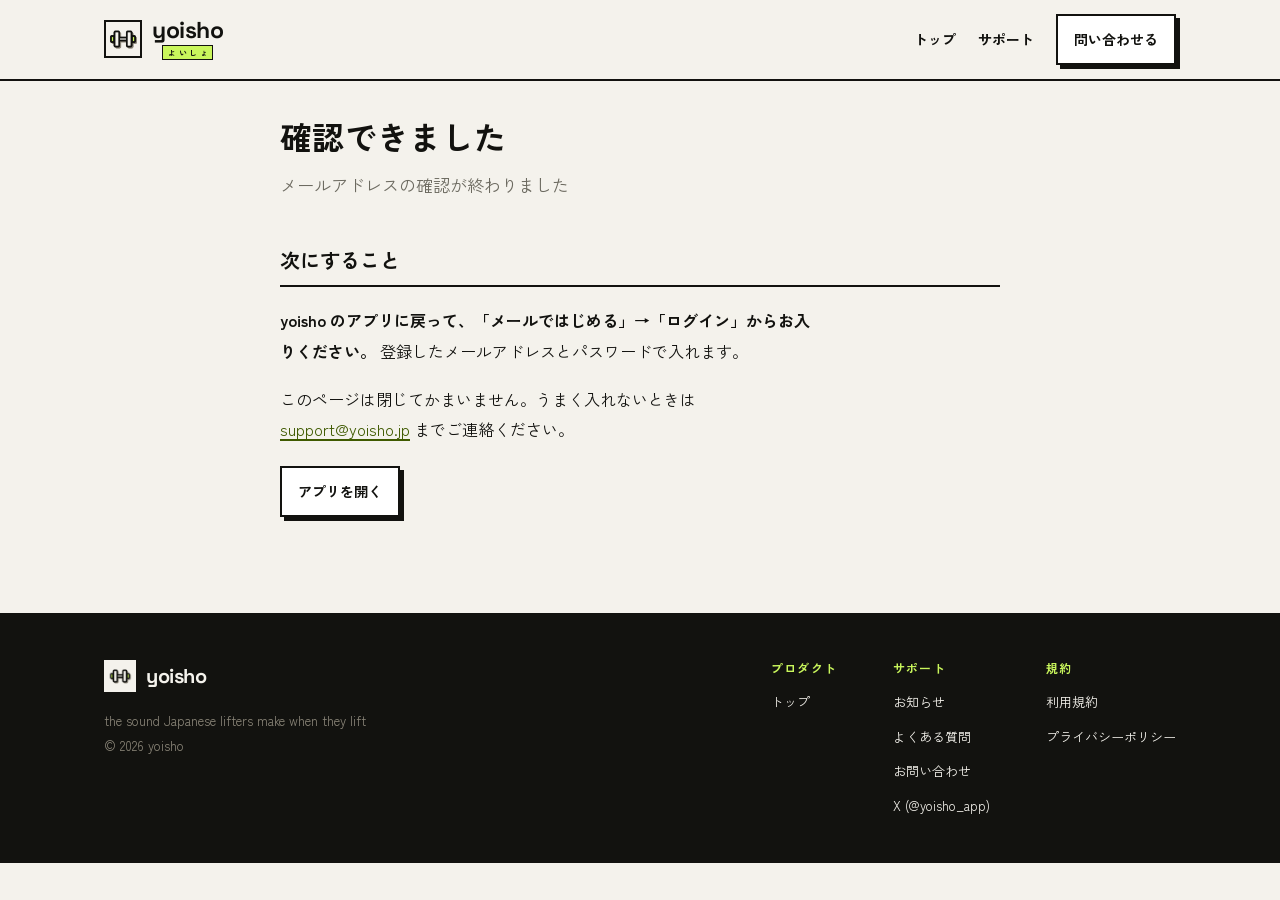
<file: confirmed.html>
<!DOCTYPE html>
<html lang="ja">
<head>
<meta charset="utf-8">
<meta name="viewport" content="width=device-width, initial-scale=1">
<title>メールを確認しました | yoisho</title>
<meta name="description" content="メールアドレスの確認が終わりました。アプリに戻ってログインしてください。">
<meta name="theme-color" content="#F4F2EC">
<link rel="preconnect" href="https://fonts.googleapis.com">
<link rel="preconnect" href="https://fonts.gstatic.com" crossorigin>
<link href="https://fonts.googleapis.com/css2?family=Space+Grotesk:wght@500;600;700&family=Zen+Kaku+Gothic+New:wght@400;700&display=swap" rel="stylesheet">
<link rel="icon" href="img/icon-120.png">
<link rel="stylesheet" href="style.css?v=23">
</head>
<body>
<div class="band-sec">
  <div class="inner">
    <nav class="nav">
      <a class="nav-logo" href="./" aria-label="yoisho">
        <img src="img/icon-120.png" alt="">
        <span class="stack">
          <span class="word">yoisho</span>
          <span class="band">よいしょ</span>
        </span>
      </a>
      <div class="nav-links">
        <a class="hide-sp" href="./">トップ</a>
        <a class="hide-sp" href="support.html">サポート</a>
        <a class="btn" href="mailto:support@yoisho.jp">問い合わせる</a>
      </div>
    </nav>
  </div>
</div>

<div class="wrap">

<h1>確認できました</h1>
<p class="lead">メールアドレスの確認が終わりました</p>

<section class="chapter">
  <div class="head"><h2>次にすること</h2></div>
  <p class="prose"><strong>yoisho のアプリに戻って、「メールではじめる」→「ログイン」からお入りください。</strong>
    登録したメールアドレスとパスワードで入れます。</p>
  <p class="prose">このページは閉じてかまいません。うまく入れないときは
    <a href="mailto:support@yoisho.jp">support@yoisho.jp</a> までご連絡ください。</p>
  <p style="margin-top:22px"><a class="btn" href="yoisho://">アプリを開く</a></p>
</section>

</div>

<footer class="lp-footer">
  <div class="inner">
    <div>
      <div class="foot-brand">
        <span class="sq"><img src="img/icon-120.png" alt=""></span>
        <span class="en">yoisho</span>
      </div>
      <p class="foot-tag" style="margin:0">the sound Japanese lifters make when they lift<br>© 2026 yoisho</p>
    </div>
    <div class="foot-cols">
      <div>
        <span class="head">プロダクト</span>
        <a href="./">トップ</a>
      </div>
      <div>
        <span class="head">サポート</span>
        <a href="news.html">お知らせ</a>
        <a href="support.html">よくある質問</a>
        <a href="mailto:support@yoisho.jp">お問い合わせ</a>
        <a href="https://x.com/yoisho_app">X (@yoisho_app)</a>
      </div>
      <div>
        <span class="head">規約</span>
        <a href="terms.html">利用規約</a>
        <a href="privacy.html">プライバシーポリシー</a>
      </div>
    </div>
  </div>
</footer>
</body>
</html>
</file>
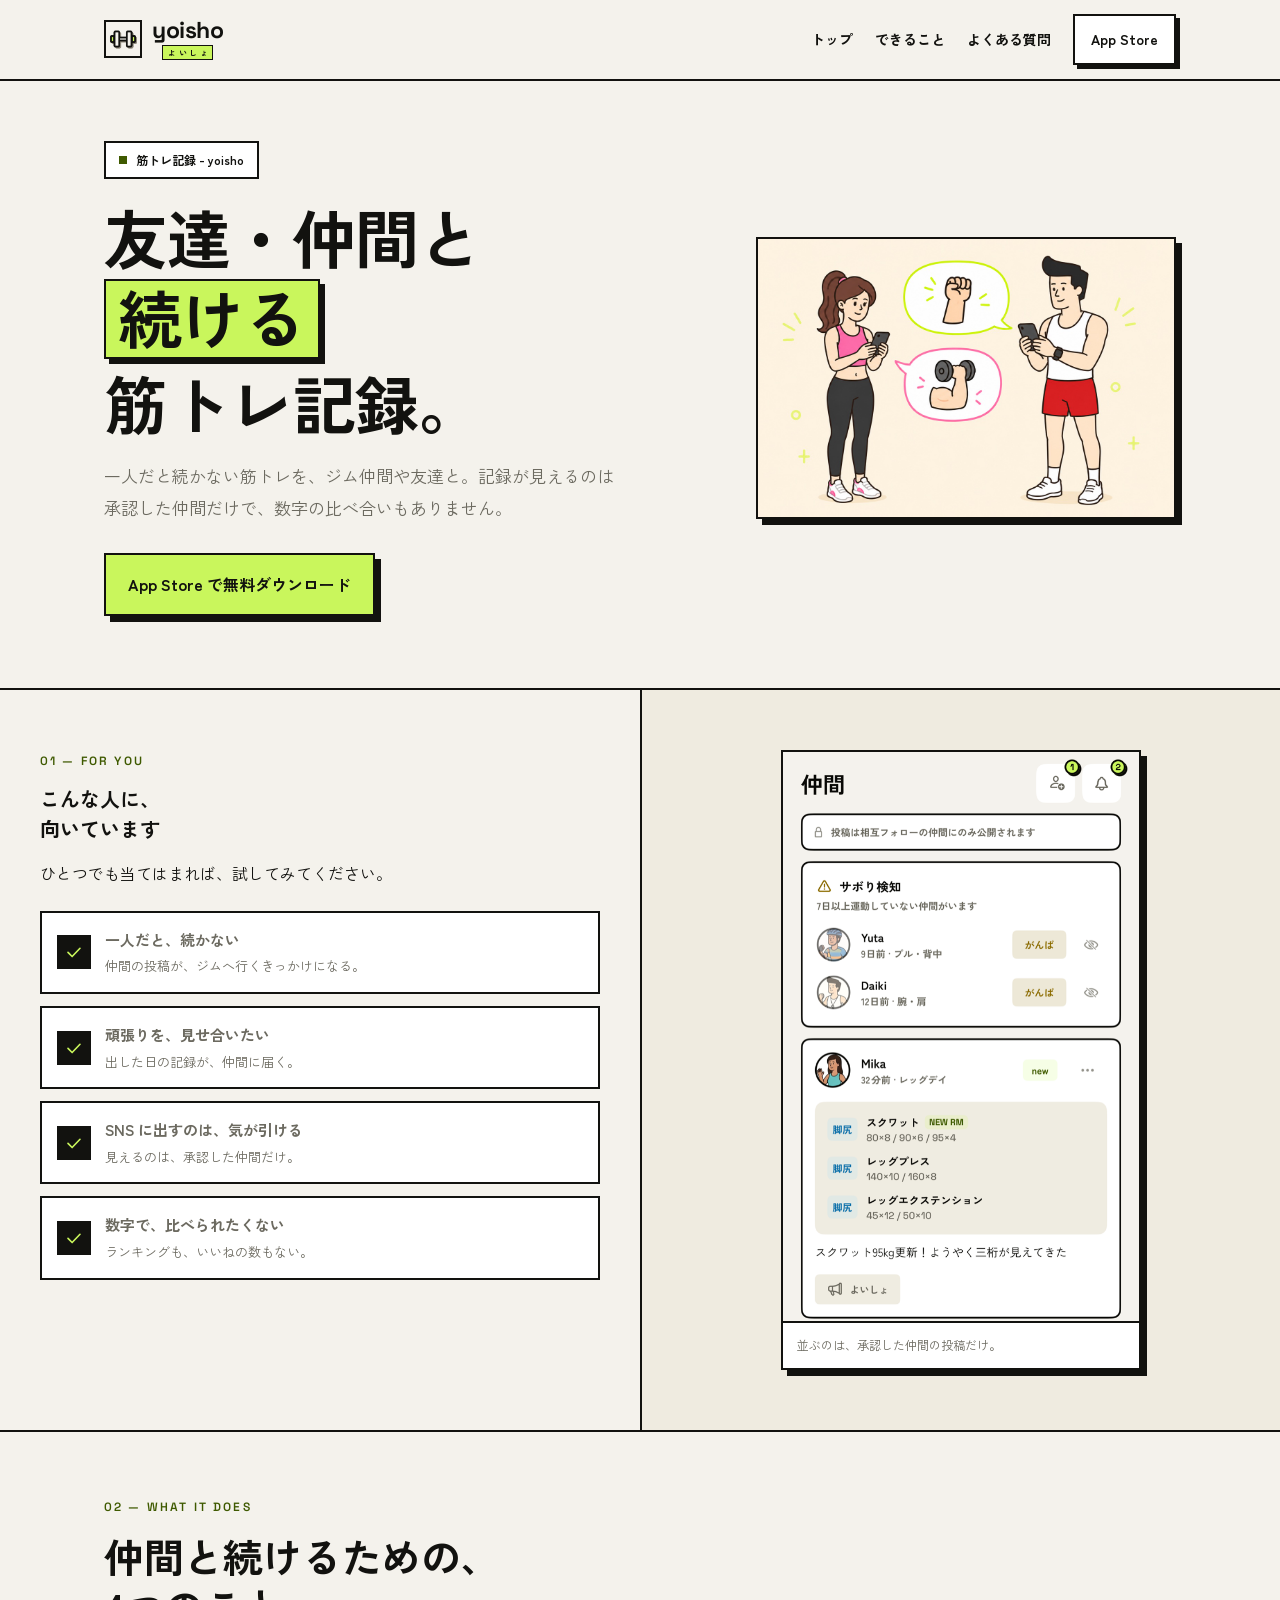
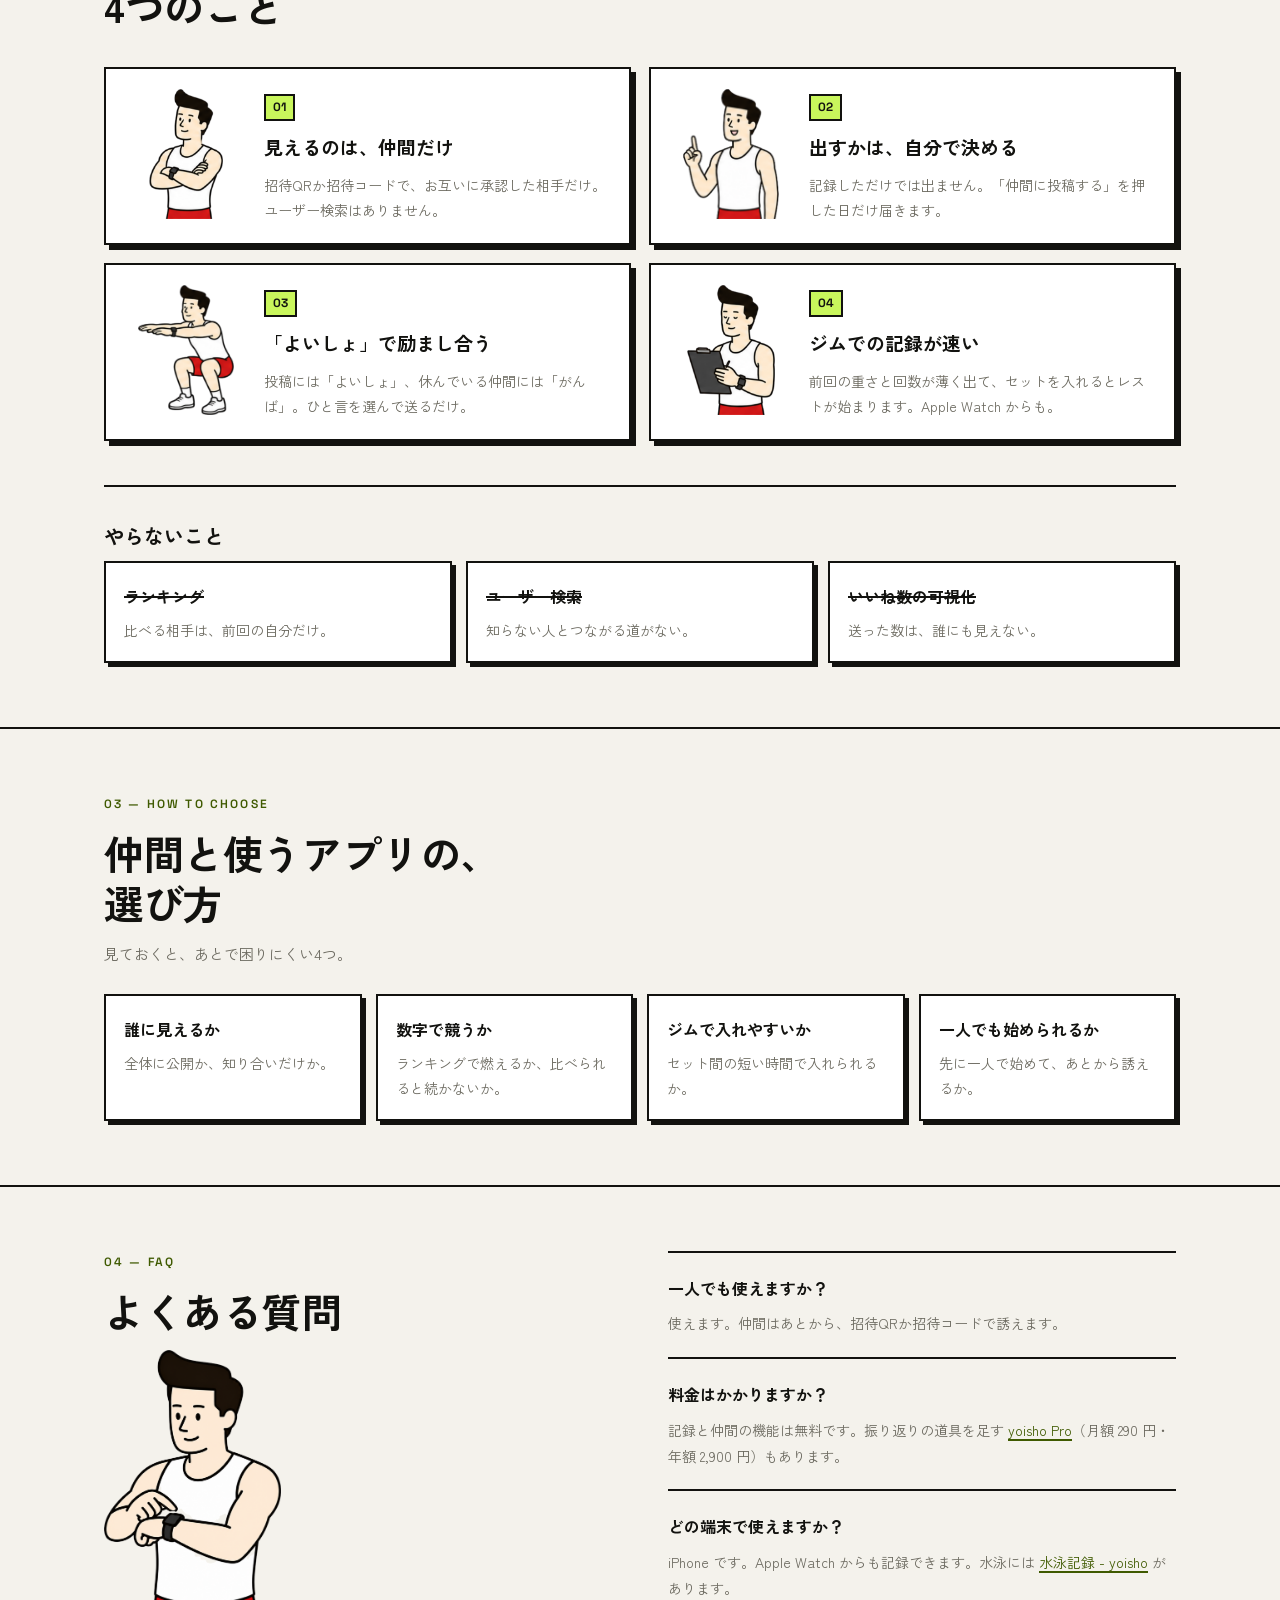
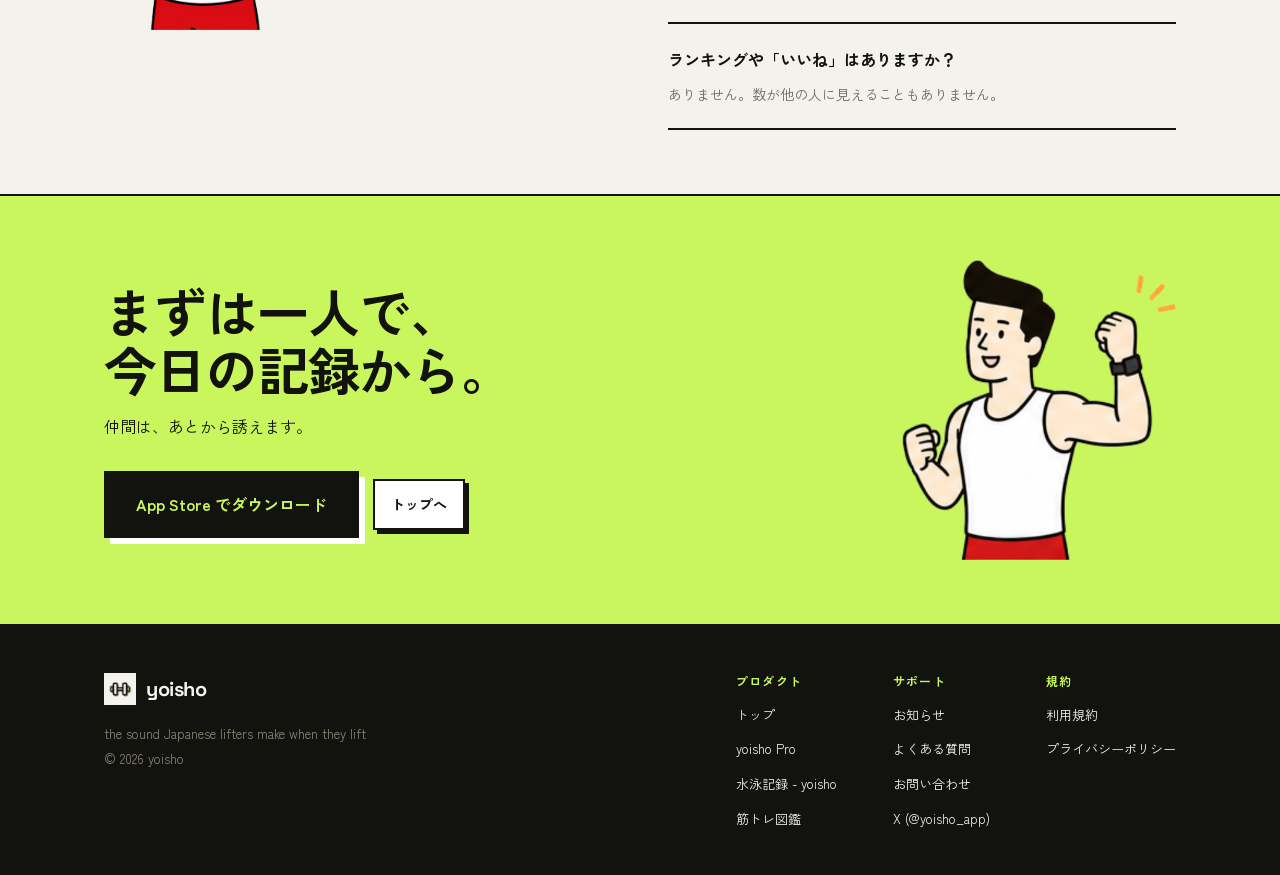
<file: friends.html>
<!DOCTYPE html>
<html lang="ja">

<head>
  <meta charset="utf-8">
  <meta name="viewport" content="width=device-width, initial-scale=1">
  <title>友達・仲間と続ける筋トレ記録アプリ | yoisho</title>
  <meta name="description" content="一人だと続かない筋トレを、ジム仲間や友達と続けるための記録アプリ yoisho（よいしょ）。記録が見えるのは承認した相互フォローの仲間だけ。数字で競わず、「よいしょ」で励まし合えます。無料で使えます。">
  <meta name="theme-color" content="#F4F2EC">
  <meta property="og:title" content="友達・仲間と続ける筋トレ記録アプリ | yoisho">
  <meta property="og:description" content="記録が見えるのは承認した相互フォローの仲間だけ。数字で競わず、「よいしょ」で励まし合う筋トレ記録アプリ。">
  <meta property="og:type" content="article">
  <meta property="og:url" content="https://yoisho.jp/friends.html">
  <meta property="og:image" content="https://yoisho.jp/img/link-image.png">
  <meta name="twitter:card" content="summary_large_image">
  <meta name="twitter:image" content="https://yoisho.jp/img/twitter-image.png">
  <link rel="canonical" href="https://yoisho.jp/friends.html">
  <link rel="icon" href="img/icon-120.png">
  <link rel="preconnect" href="https://fonts.googleapis.com">
  <link rel="preconnect" href="https://fonts.gstatic.com" crossorigin>
  <link
    href="https://fonts.googleapis.com/css2?family=Space+Grotesk:wght@500;600;700&family=Zen+Kaku+Gothic+New:wght@400;700&display=swap"
    rel="stylesheet">
  <link rel="stylesheet" href="style.css?v=39">
</head>

<!-- 「友達と 筋トレ 記録 アプリ」のように探す人が、検索から直に着くページ（2026-11-19）。
     組みはトップ・水泳と同じ LP。他社の名前は出さない。ランキング・体の言い方もしない -->
<body class="lp">

  <!-- ヘッダー -->
  <div class="band-sec">
    <div class="inner">
      <nav class="nav">
        <a class="nav-logo" href="./" aria-label="yoisho">
          <img src="img/icon-120.png" alt="">
          <span class="stack">
            <span class="word">yoisho</span>
            <span class="band">よいしょ</span>
          </span>
        </a>
        <div class="nav-links">
          <a class="hide-sp" href="./">トップ</a>
          <a class="hide-sp" href="#what">できること</a>
          <a class="hide-sp" href="#faq">よくある質問</a>
          <a class="btn" href="https://apps.apple.com/jp/app/id6794951676">App Store</a>
        </div>
      </nav>
    </div>
  </div>

  <!-- ヒーロー -->
  <div class="band-sec">
    <div class="inner">
      <div class="hero-lp">
        <div>
          <span class="pill"><span class="dot"></span>筋トレ記録 - yoisho</span>
          <h1 class="display">
            友達・仲間と<br>
            <span class="mark">続ける</span><br>
            筋トレ記録。
          </h1>
          <p class="sub">一人だと続かない筋トレを、ジム仲間や友達と。記録が見えるのは承認した仲間だけで、数字の比べ合いもありません。</p>
          <div class="hero-actions">
            <a class="cta" href="https://apps.apple.com/jp/app/id6794951676">App Store で無料ダウンロード</a>
          </div>
        </div>
        <!-- 男女がスマホで励まし合う絵（ChatGPT で生成。2026-08-22 に 1.3.4 のストアの絵の素材として作ったもの）。
             地の色が焼き込まれた四角い絵なので、キャラ用の .figure（台の上に透過の絵を立てる）ではなく、
             枠と影の付いた 1 枚として置く -->
        <div style="display:flex; align-items:center; justify-content:center">
          <img src="img/friends-pair.jpg" alt="スマホを持って向き合う 2 人の yoisho のキャラクター。あいだに、握りこぶしと力こぶの吹き出し"
               width="1200" height="800"
               style="display:block; width:100%; max-width:520px; height:auto;
                      border:var(--stroke) solid var(--ink); box-shadow:6px 6px 0 var(--ink)">
        </div>
      </div>
    </div>
  </div>

  <!-- 01 向いている人。右は仲間の画面の実物（sample/workout/iphone/jp/08-feed.png を切ったもの） -->
  <div class="band-sec split">
    <div>
      <p class="sec-eyebrow">01 — FOR YOU</p>
      <h2>こんな人に、<br>向いています</h2>
      <p class="sec-note" style="margin-bottom:22px">ひとつでも当てはまれば、試してみてください。</p>

      <div class="route">
        <span class="mark" aria-hidden="true"><svg viewBox="0 0 24 24"><path d="M4 12.5l5.5 5.5L20 7" /></svg></span>
        <span><b>一人だと、続かない</b><span>仲間の投稿が、ジムへ行くきっかけになる。</span></span>
      </div>
      <div class="route">
        <span class="mark" aria-hidden="true"><svg viewBox="0 0 24 24"><path d="M4 12.5l5.5 5.5L20 7" /></svg></span>
        <span><b>頑張りを、見せ合いたい</b><span>出した日の記録が、仲間に届く。</span></span>
      </div>
      <div class="route">
        <span class="mark" aria-hidden="true"><svg viewBox="0 0 24 24"><path d="M4 12.5l5.5 5.5L20 7" /></svg></span>
        <span><b>SNS に出すのは、気が引ける</b><span>見えるのは、承認した仲間だけ。</span></span>
      </div>
      <div class="route">
        <span class="mark" aria-hidden="true"><svg viewBox="0 0 24 24"><path d="M4 12.5l5.5 5.5L20 7" /></svg></span>
        <span><b>数字で、比べられたくない</b><span>ランキングも、いいねの数もない。</span></span>
      </div>
    </div>

    <div>
      <figure class="shot" style="margin:0 auto">
        <img src="img/friends-feed.png" alt="仲間の画面。仲間の投稿と、しばらく休んでいる仲間が並んでいる"
             width="620" height="992" loading="lazy">
        <figcaption>並ぶのは、承認した仲間の投稿だけ。</figcaption>
      </figure>
    </div>
  </div>

  <!-- 02 できること -->
  <div class="band-sec" id="what">
    <div class="inner sec">
      <p class="sec-eyebrow">02 — WHAT IT DOES</p>
      <h2>仲間と続けるための、<br>4つのこと</h2>

      <div class="cards two">
        <div class="fcard">
          <img src="img/cross.png" alt="">
          <div>
            <span class="no">01</span>
            <h3>見えるのは、仲間だけ</h3>
            <p>招待QRか招待コードで、お互いに承認した相手だけ。ユーザー検索はありません。</p>
          </div>
        </div>
        <div class="fcard">
          <img src="img/point.png" alt="">
          <div>
            <span class="no">02</span>
            <h3>出すかは、自分で決める</h3>
            <p>記録しただけでは出ません。「仲間に投稿する」を押した日だけ届きます。</p>
          </div>
        </div>
        <div class="fcard">
          <img src="img/squat.png" alt="">
          <div>
            <span class="no">03</span>
            <h3>「よいしょ」で励まし合う</h3>
            <p>投稿には「よいしょ」、休んでいる仲間には「がんば」。ひと言を選んで送るだけ。</p>
          </div>
        </div>
        <div class="fcard">
          <img src="img/clipboard.png" alt="">
          <div>
            <span class="no">04</span>
            <h3>ジムでの記録が速い</h3>
            <p>前回の重さと回数が薄く出て、セットを入れるとレストが始まります。Apple Watch からも。</p>
          </div>
        </div>
      </div>

      <h3 class="subhead">やらないこと</h3>
      <div class="grid cols-3">
        <div class="tile">
          <h3 class="struck">ランキング</h3>
          <p>比べる相手は、前回の自分だけ。</p>
        </div>
        <div class="tile">
          <h3 class="struck">ユーザー検索</h3>
          <p>知らない人とつながる道がない。</p>
        </div>
        <div class="tile">
          <h3 class="struck">いいね数の可視化</h3>
          <p>送った数は、誰にも見えない。</p>
        </div>
      </div>
    </div>
  </div>

  <!-- 03 選び方 -->
  <div class="band-sec">
    <div class="inner sec">
      <p class="sec-eyebrow">03 — HOW TO CHOOSE</p>
      <h2>仲間と使うアプリの、<br>選び方</h2>
      <p class="sec-note">見ておくと、あとで困りにくい4つ。</p>
      <div class="grid" style="grid-template-columns:repeat(auto-fit, minmax(210px, 1fr)); margin-top:26px">
        <div class="tile">
          <h3>誰に見えるか</h3>
          <p>全体に公開か、知り合いだけか。</p>
        </div>
        <div class="tile">
          <h3>数字で競うか</h3>
          <p>ランキングで燃えるか、比べられると続かないか。</p>
        </div>
        <div class="tile">
          <h3>ジムで入れやすいか</h3>
          <p>セット間の短い時間で入れられるか。</p>
        </div>
        <div class="tile">
          <h3>一人でも始められるか</h3>
          <p>先に一人で始めて、あとから誘えるか。</p>
        </div>
      </div>
    </div>
  </div>

  <!-- 04 よくある質問 -->
  <div class="band-sec" id="faq">
    <div class="inner sec faq">
      <div>
        <p class="sec-eyebrow">04 — FAQ</p>
        <h2>よくある質問</h2>
        <img class="faq-fig" src="img/smart-watch.png" alt="">
      </div>
      <div class="qa">
        <div class="q">
          <h3>一人でも使えますか？</h3>
          <p>使えます。仲間はあとから、招待QRか招待コードで誘えます。</p>
        </div>
        <div class="q">
          <h3>料金はかかりますか？</h3>
          <p>記録と仲間の機能は無料です。振り返りの道具を足す <a href="pro.html">yoisho Pro</a>（月額 290 円・年額 2,900 円）もあります。</p>
        </div>
        <div class="q">
          <h3>どの端末で使えますか？</h3>
          <p>iPhone です。Apple Watch からも記録できます。水泳には <a href="swim.html">水泳記録 - yoisho</a> があります。</p>
        </div>
        <div class="q">
          <h3>ランキングや「いいね」はありますか？</h3>
          <p>ありません。数が他の人に見えることもありません。</p>
        </div>
      </div>
    </div>
  </div>

  <!-- 締め -->
  <div class="band-sec closing-sec">
    <div class="inner closing">
      <div>
        <h2>まずは一人で、<br>今日の記録から。</h2>
        <p class="sec-note">仲間は、あとから誘えます。</p>
        <div class="hero-actions" style="margin-top:0">
          <a class="cta-invert" href="https://apps.apple.com/jp/app/id6794951676">App Store でダウンロード</a>
          <a class="btn" href="./">トップへ</a>
        </div>
      </div>
      <div class="stand">
        <img src="img/flex.png" alt="力こぶを見せる yoisho のキャラクター">
      </div>
    </div>
  </div>

  <footer class="lp-footer">
    <div class="inner">
      <div>
        <div class="foot-brand">
          <span class="sq"><img src="img/icon-120.png" alt=""></span>
          <span class="en">yoisho</span>
        </div>
        <p class="foot-tag" style="margin:0">the sound Japanese lifters make when they lift<br>© 2026 yoisho</p>
      </div>
      <div class="foot-cols">
        <div>
          <span class="head">プロダクト</span>
          <a href="./">トップ</a>
          <a href="pro.html">yoisho Pro</a>
          <a href="swim.html">水泳記録 - yoisho</a>
          <a href="atlas.html">筋トレ図鑑</a>
        </div>
        <div>
          <span class="head">サポート</span>
          <a href="news.html">お知らせ</a>
          <a href="support.html">よくある質問</a>
          <a href="mailto:support@yoisho.jp">お問い合わせ</a>
          <a href="https://x.com/yoisho_app">X (@yoisho_app)</a>
        </div>
        <div>
          <span class="head">規約</span>
          <a href="terms.html">利用規約</a>
          <a href="privacy.html">プライバシーポリシー</a>
        </div>
      </div>
    </div>
  </footer>

</body>

</html>
</file>
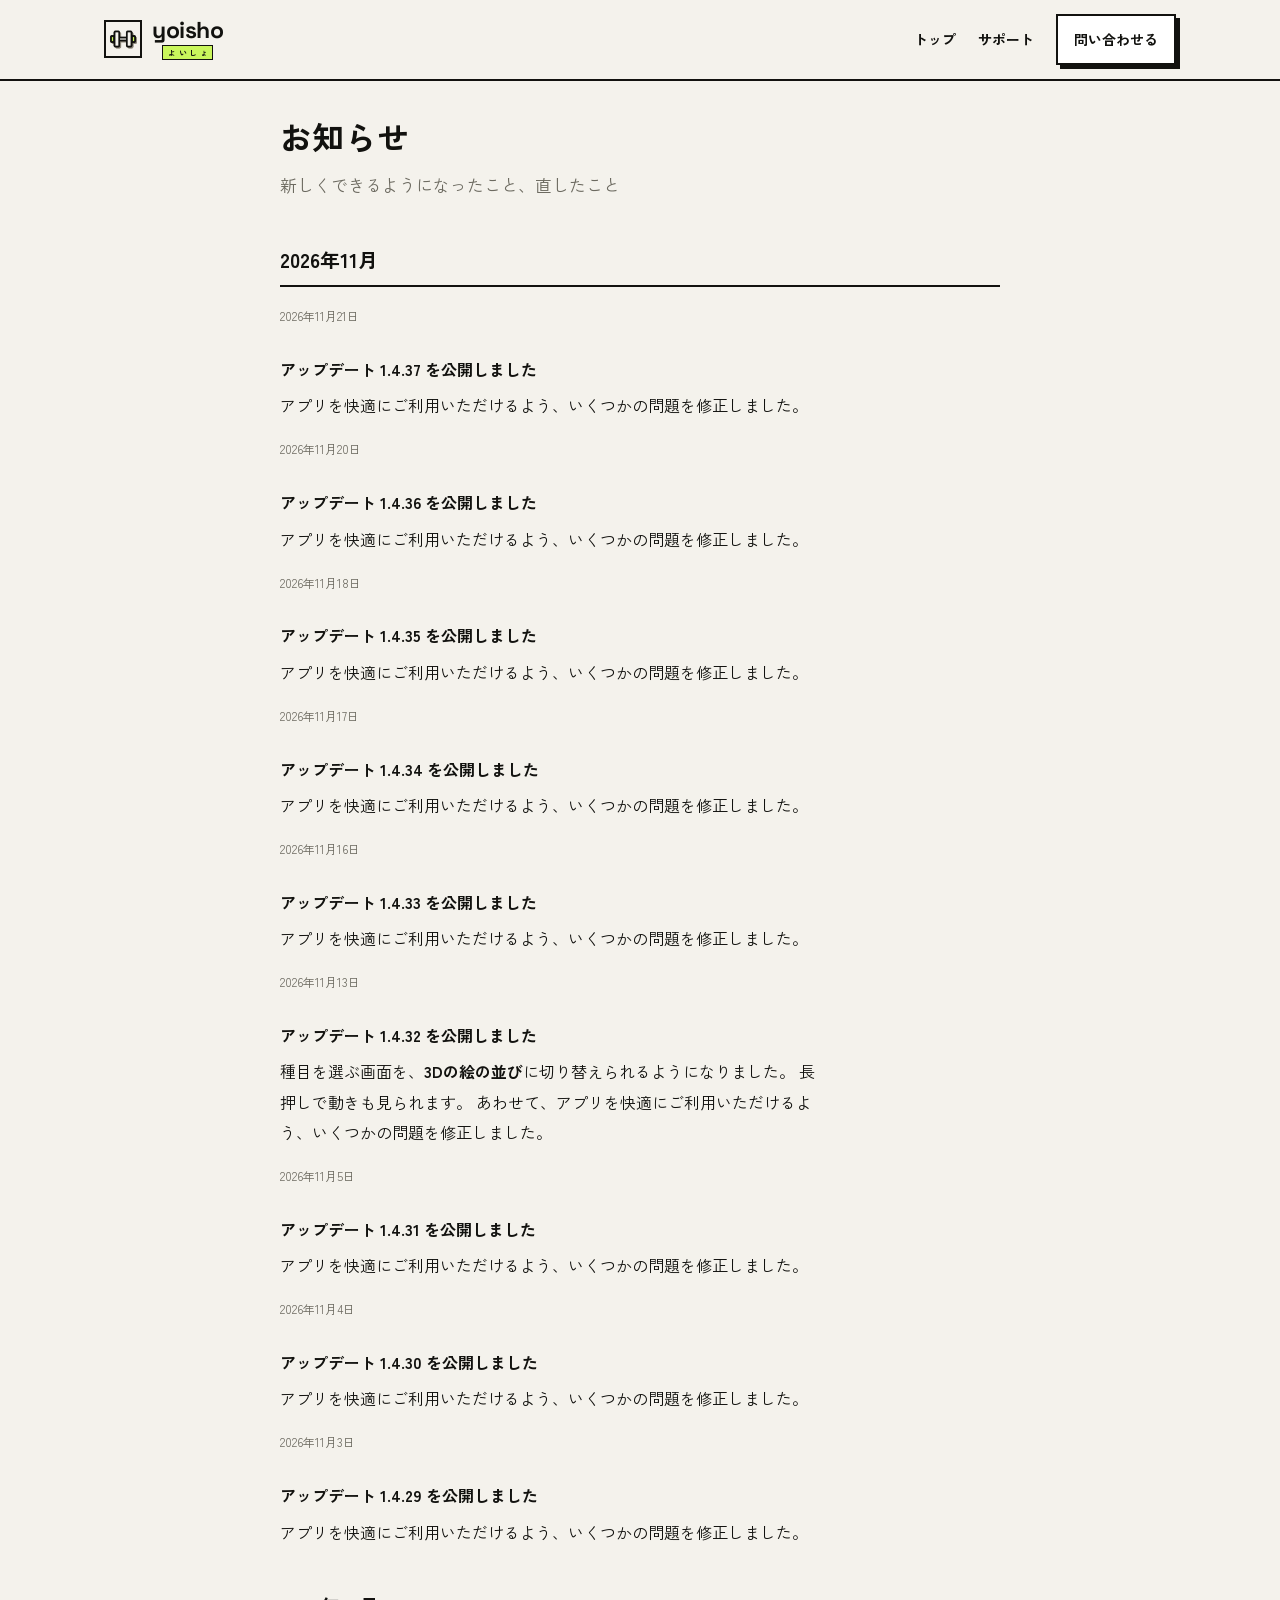
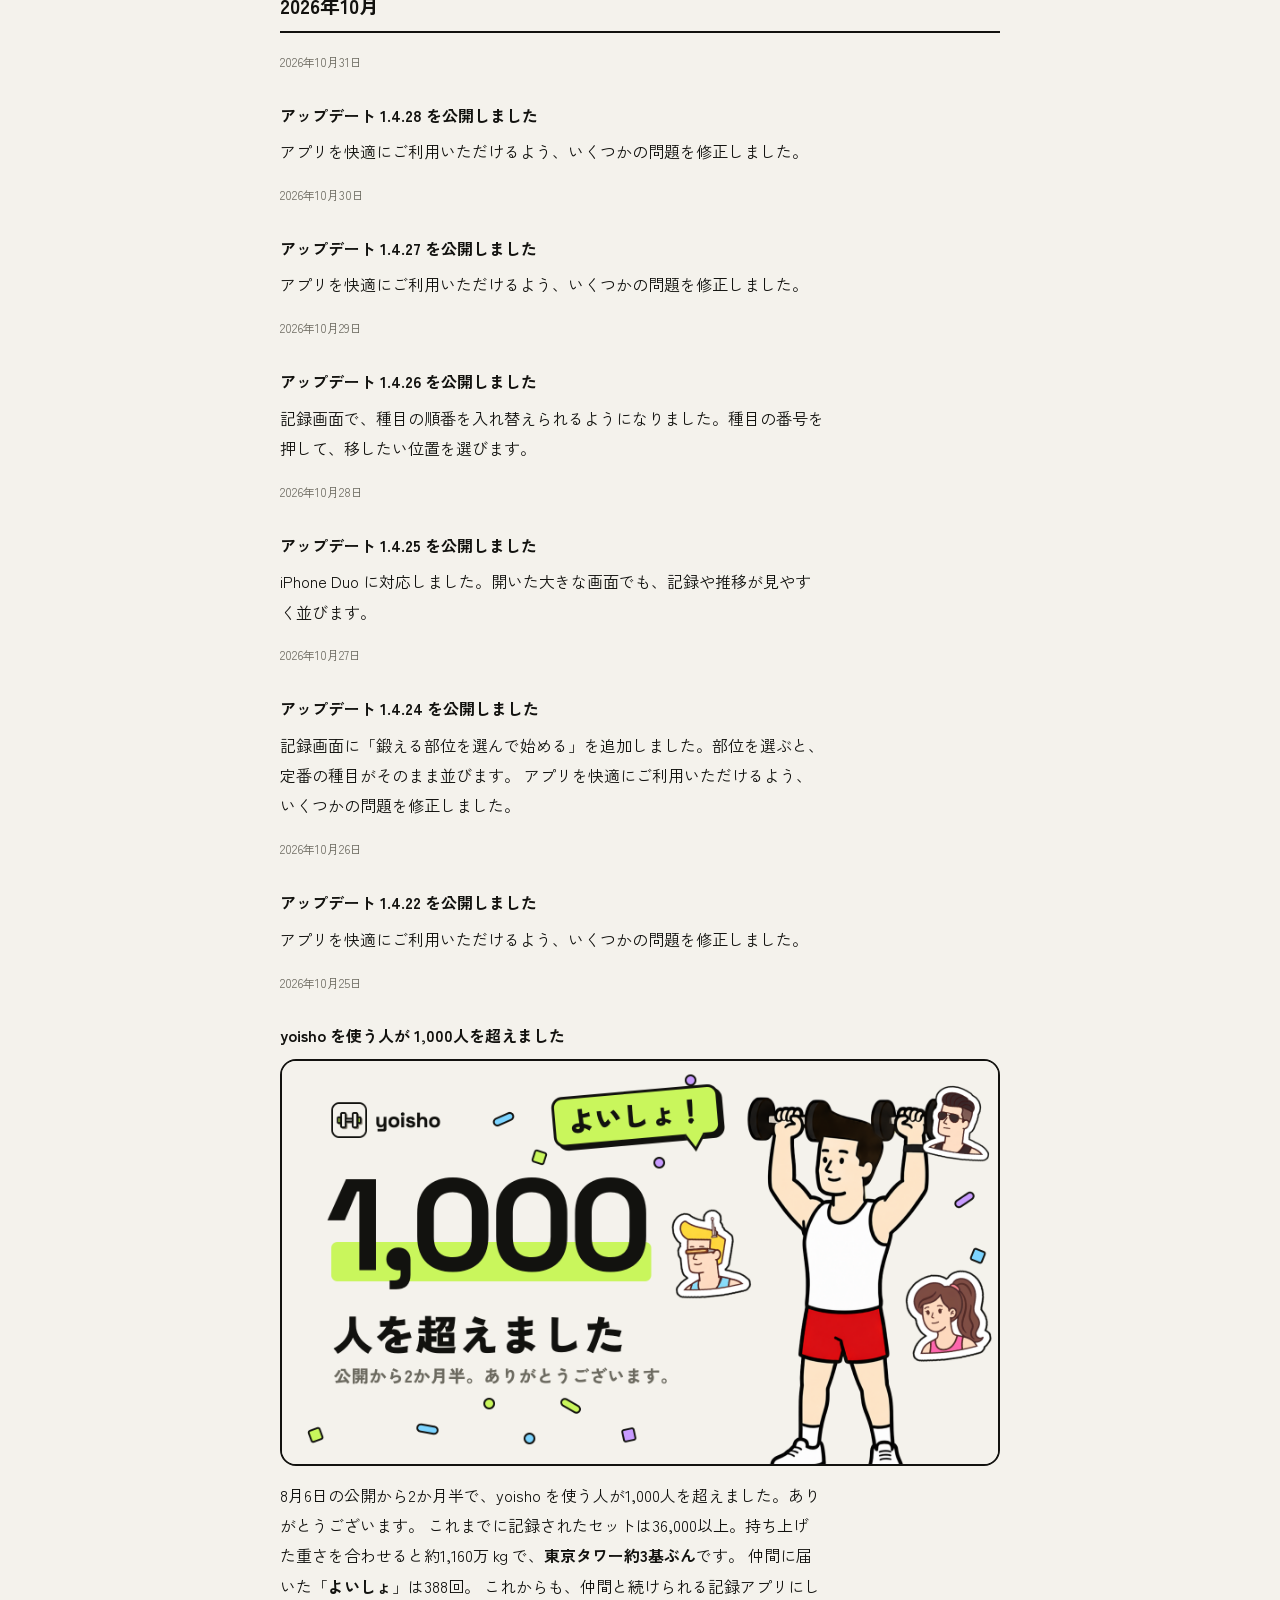
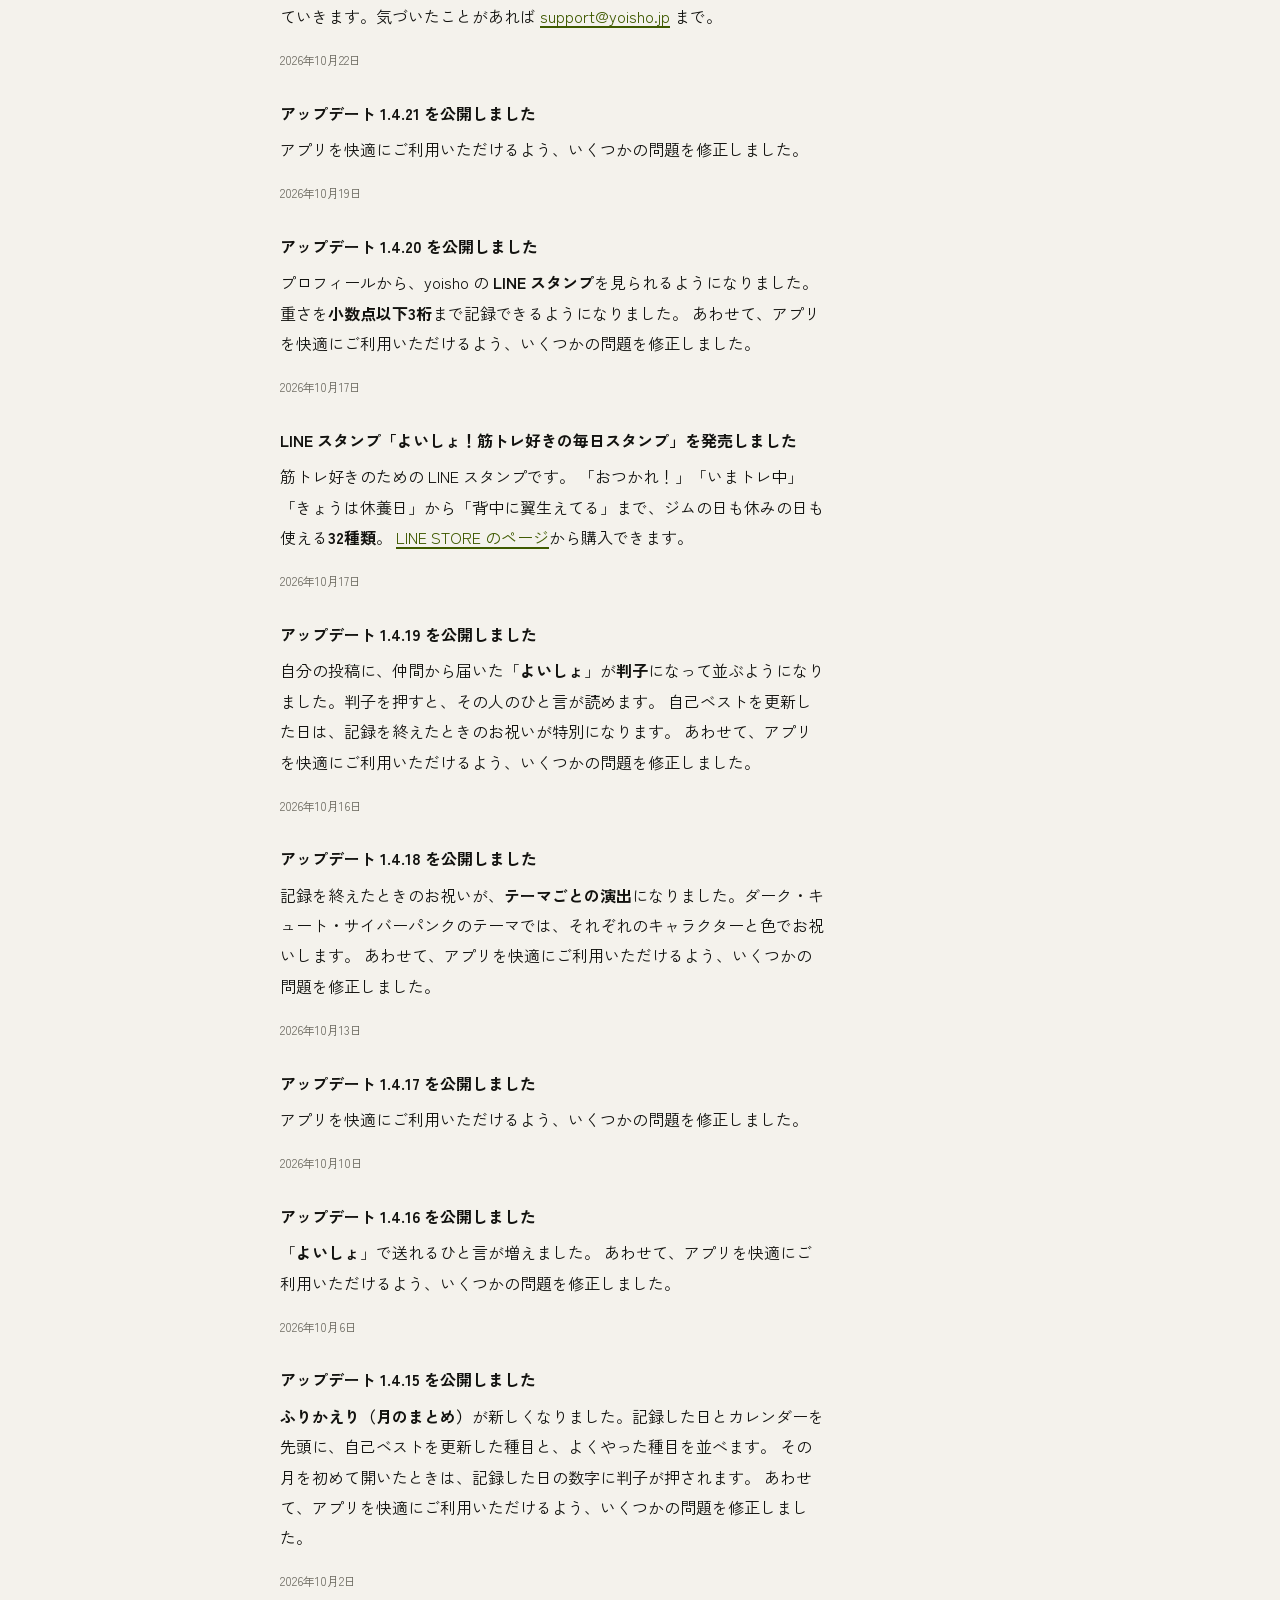
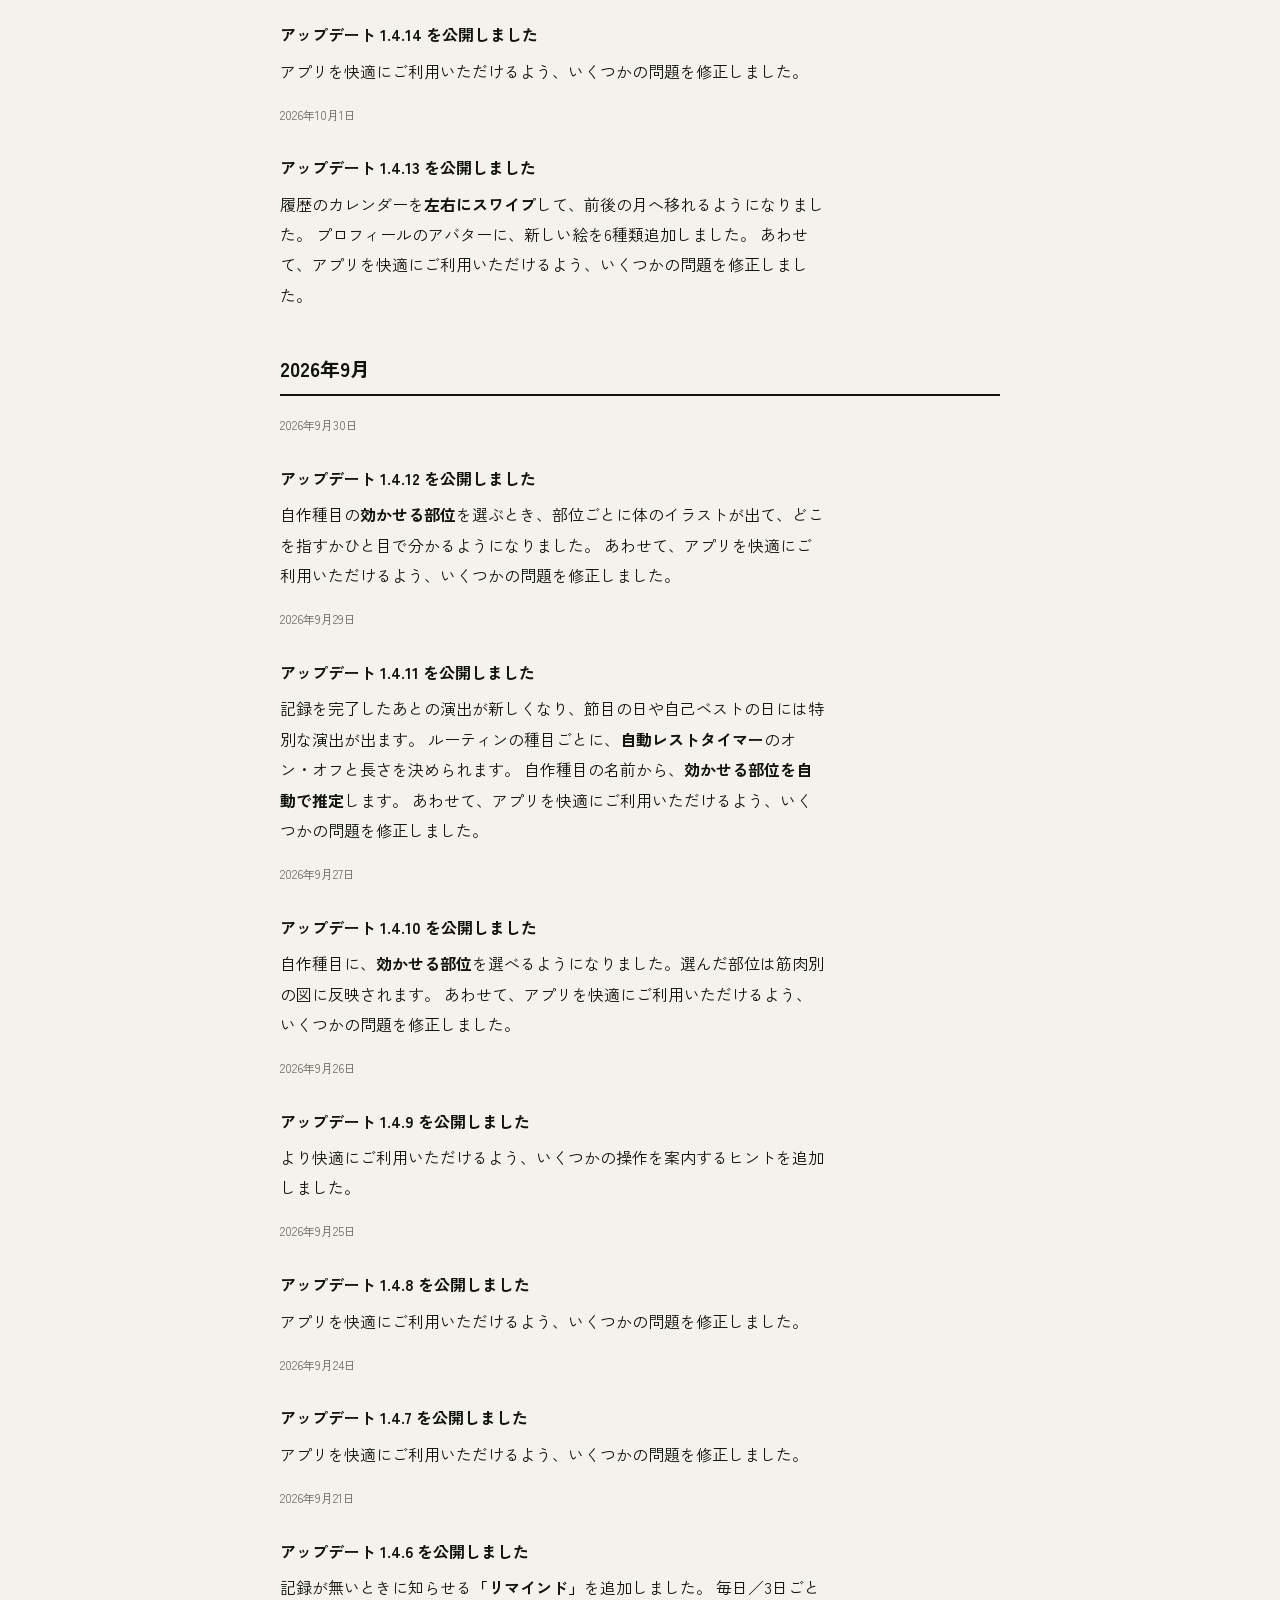
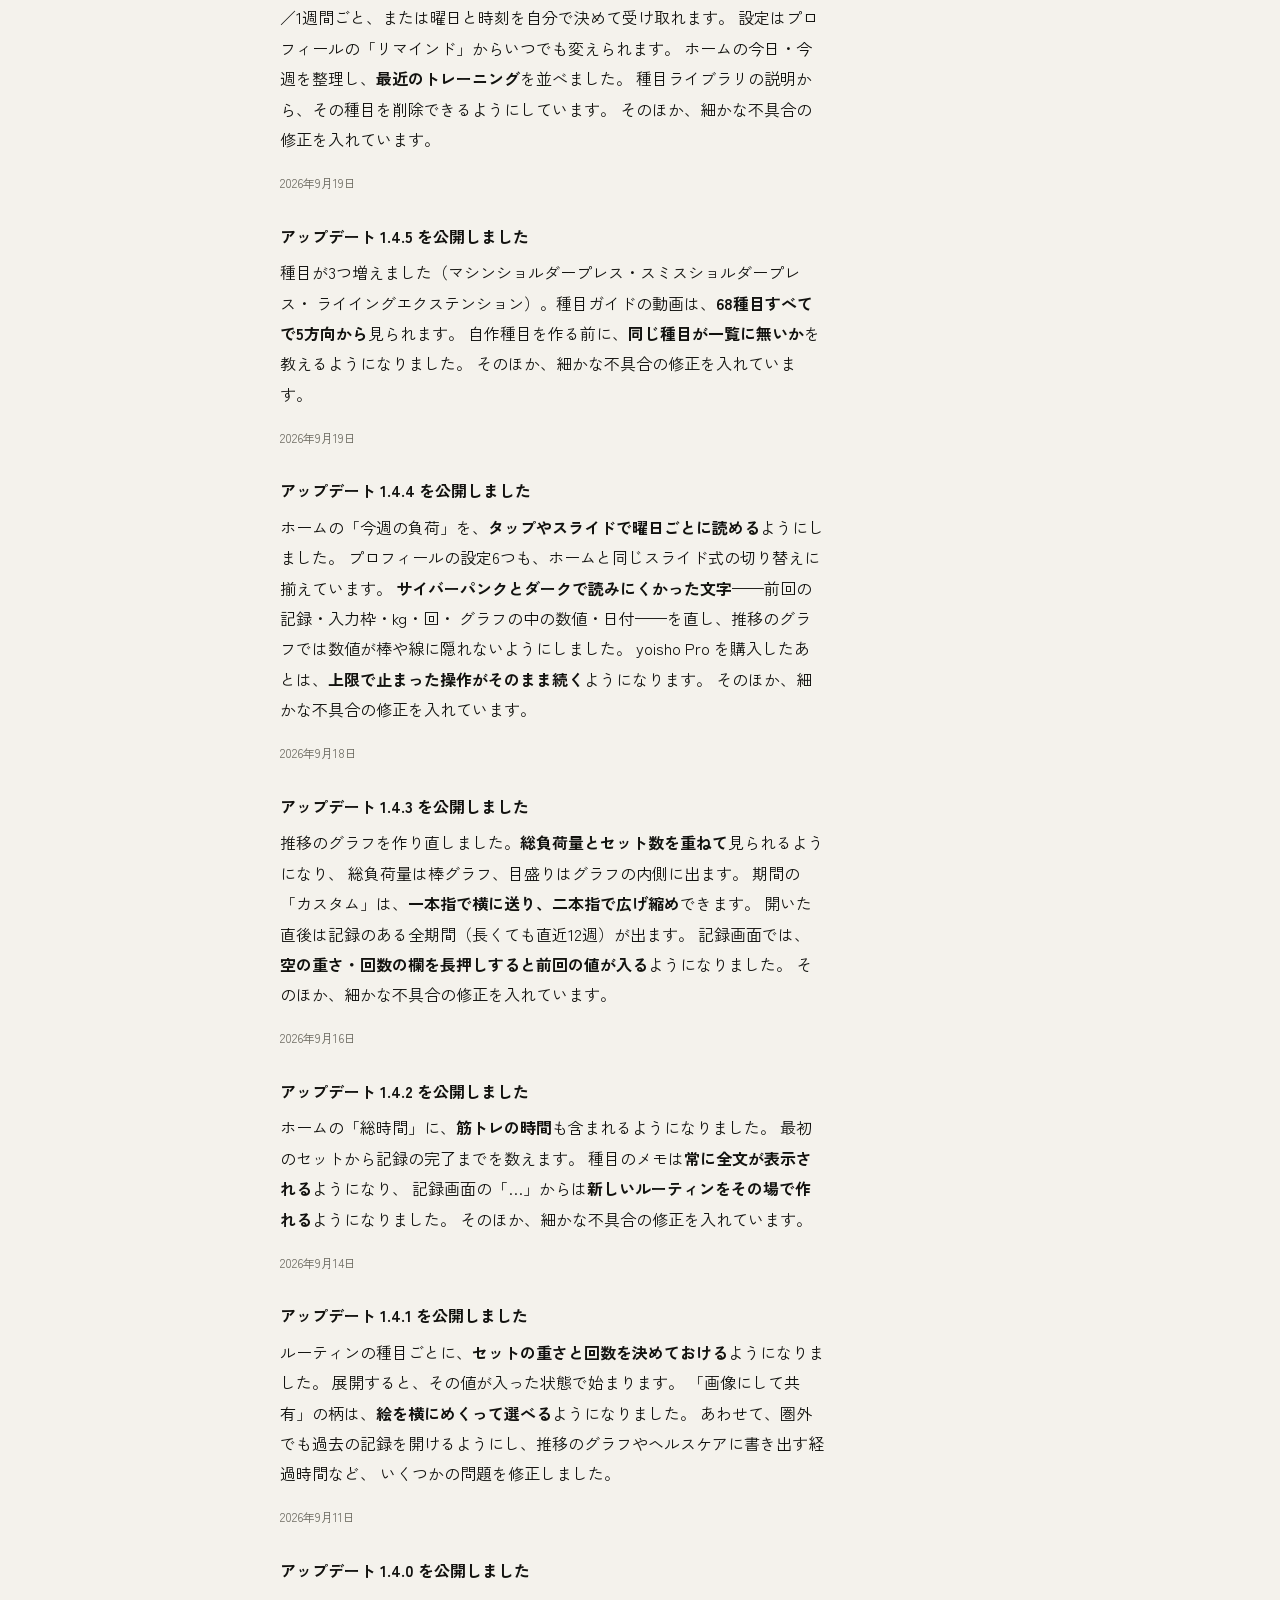
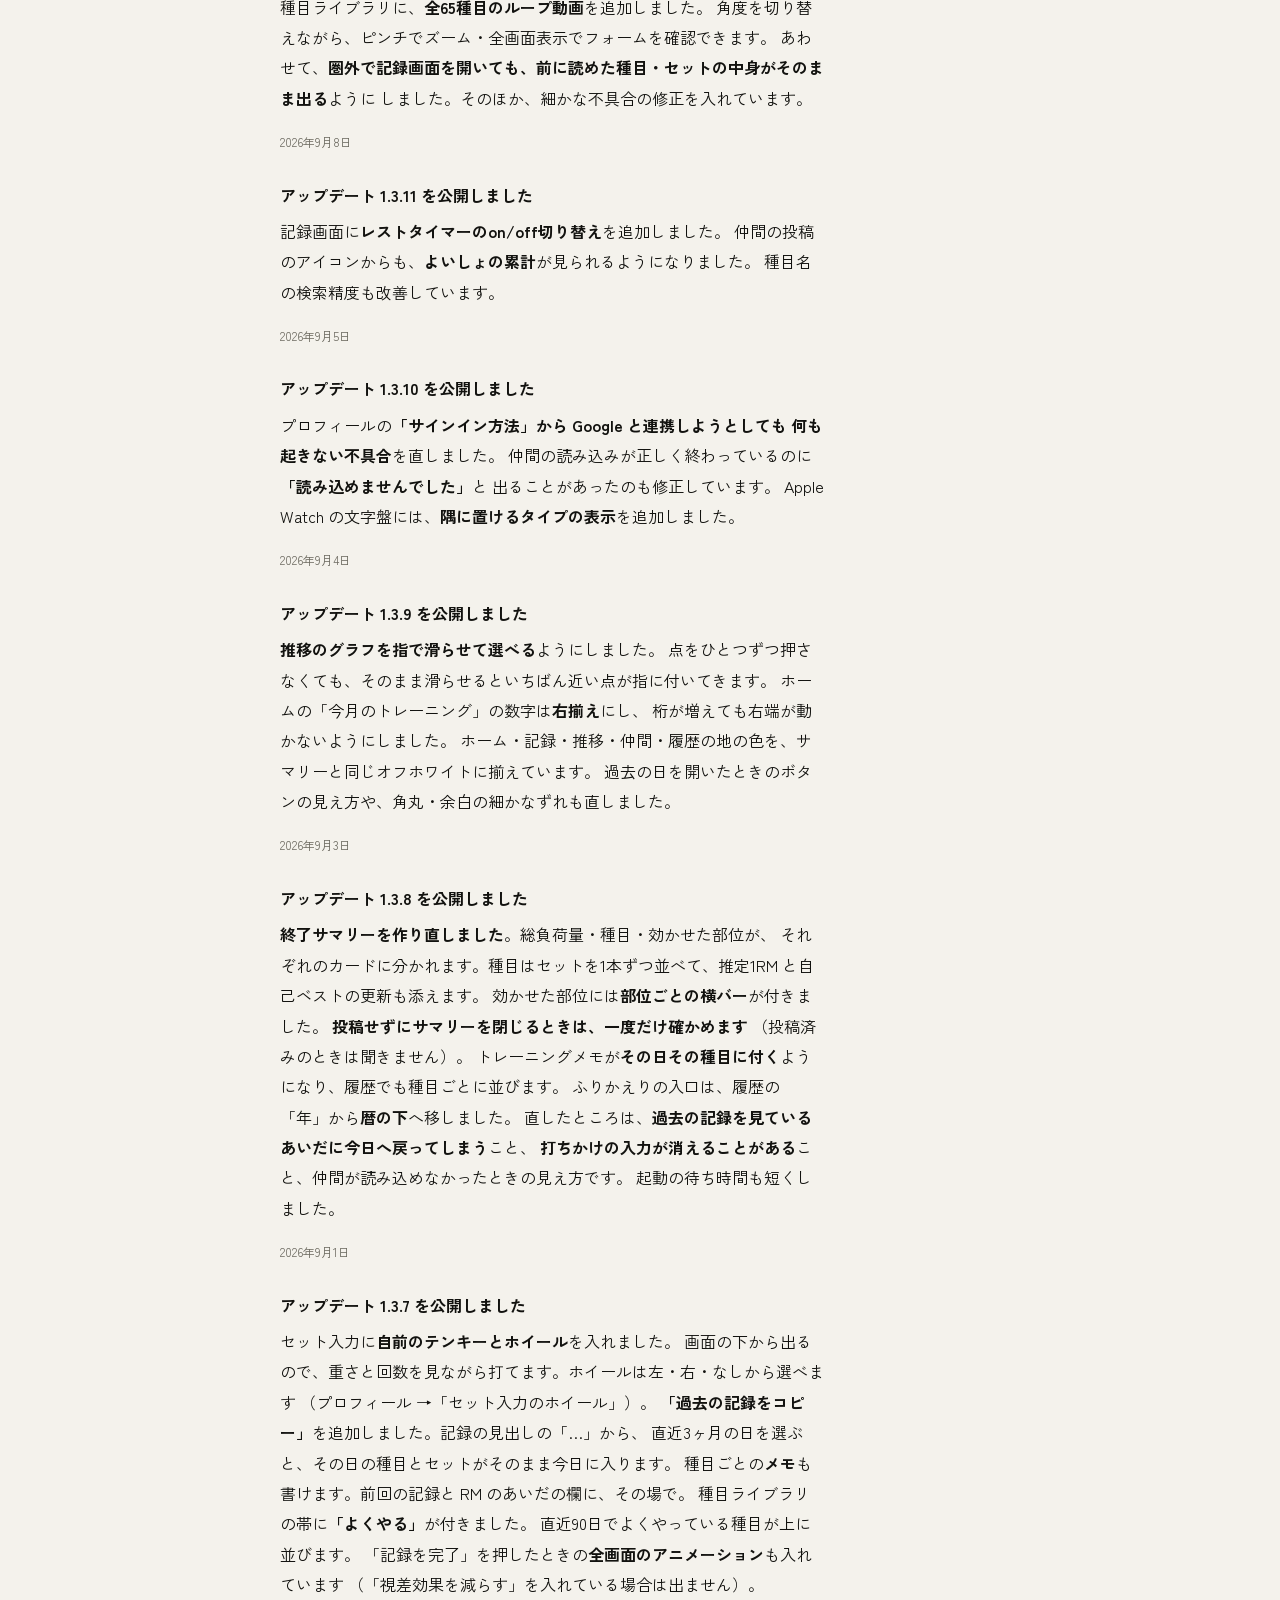
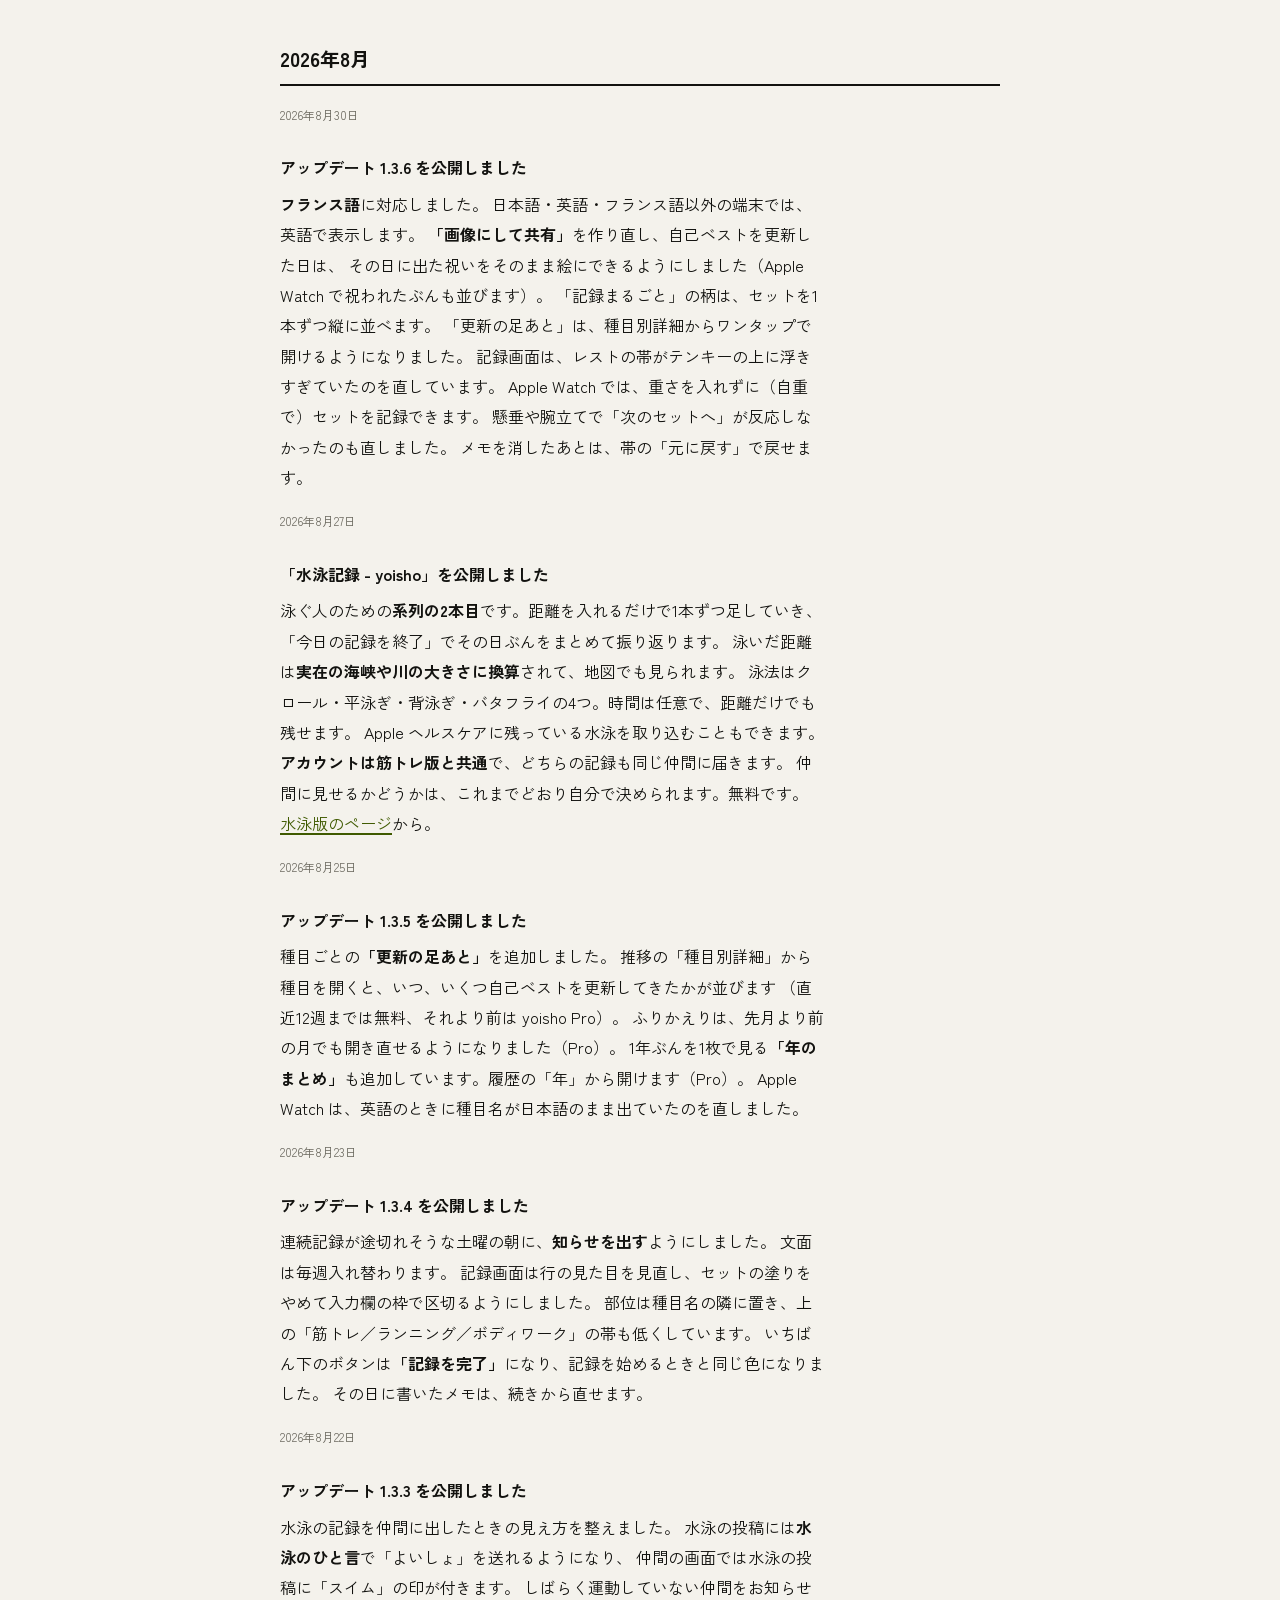
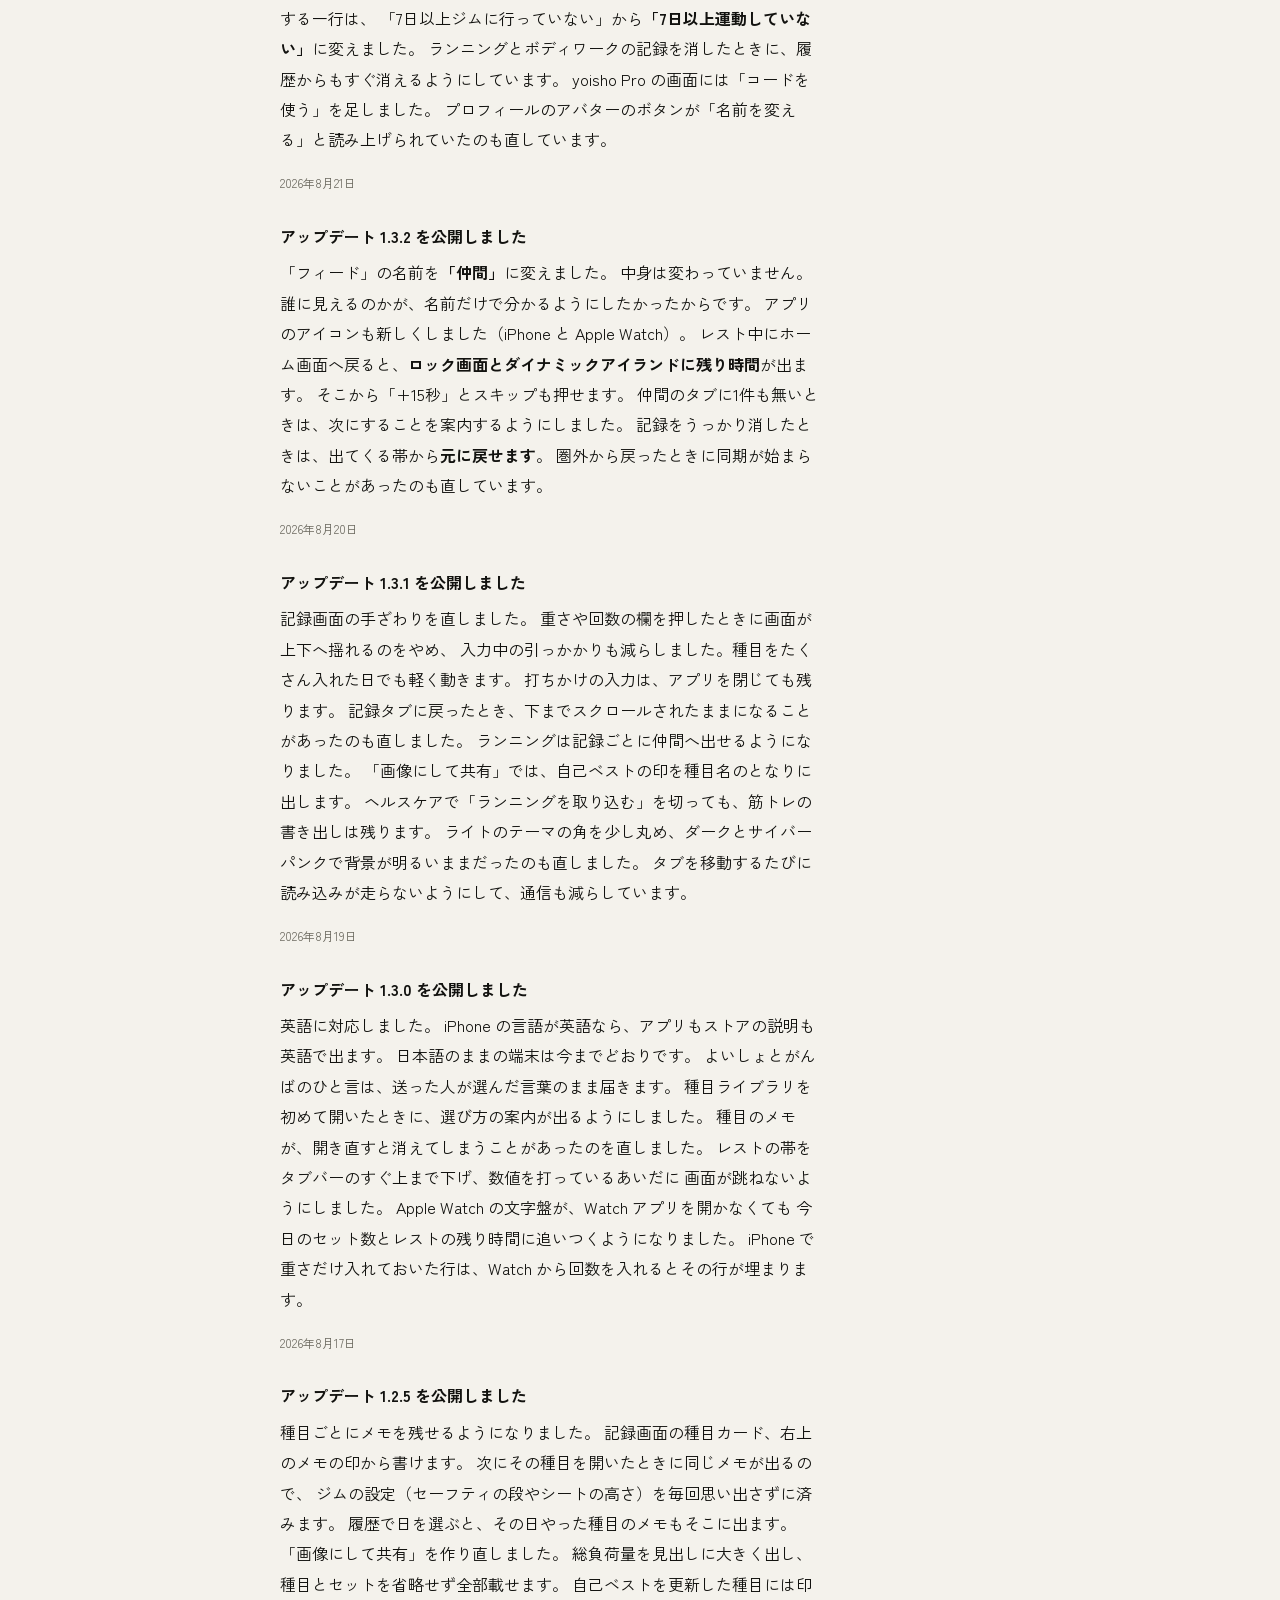
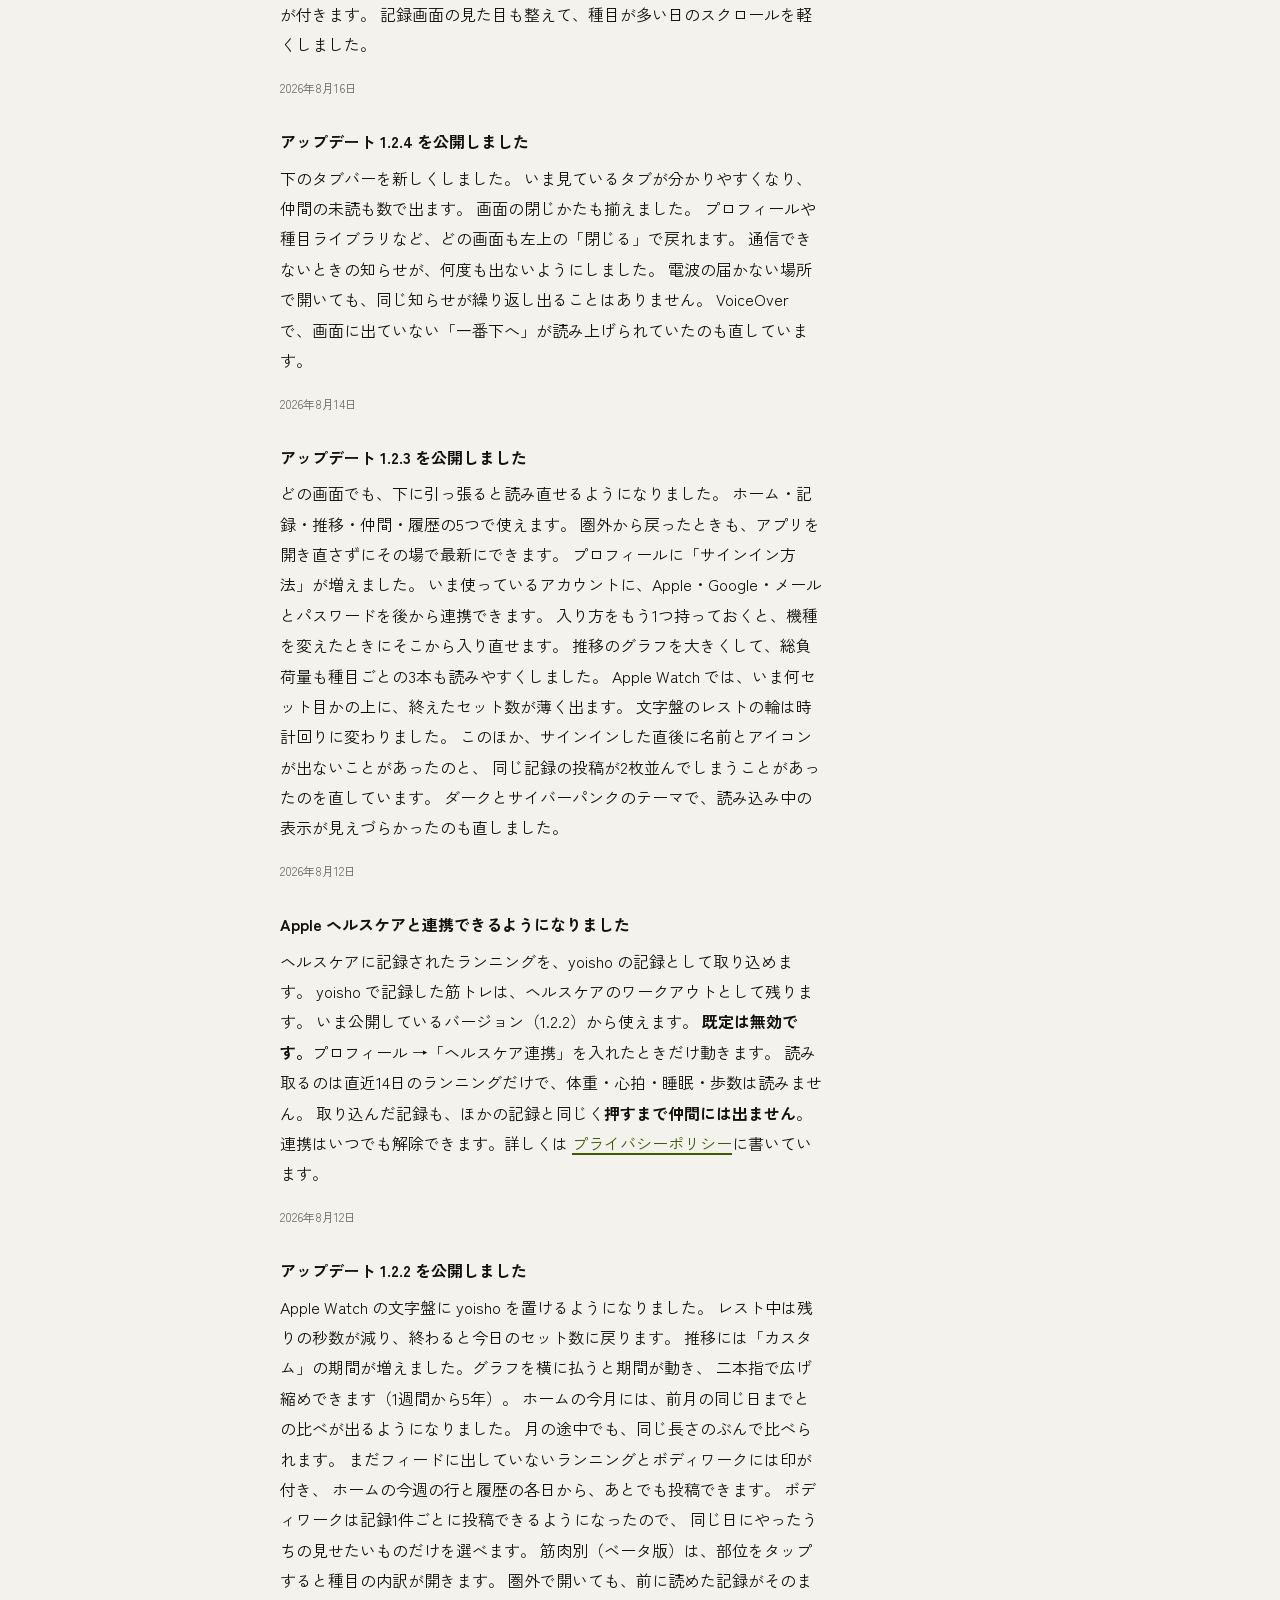
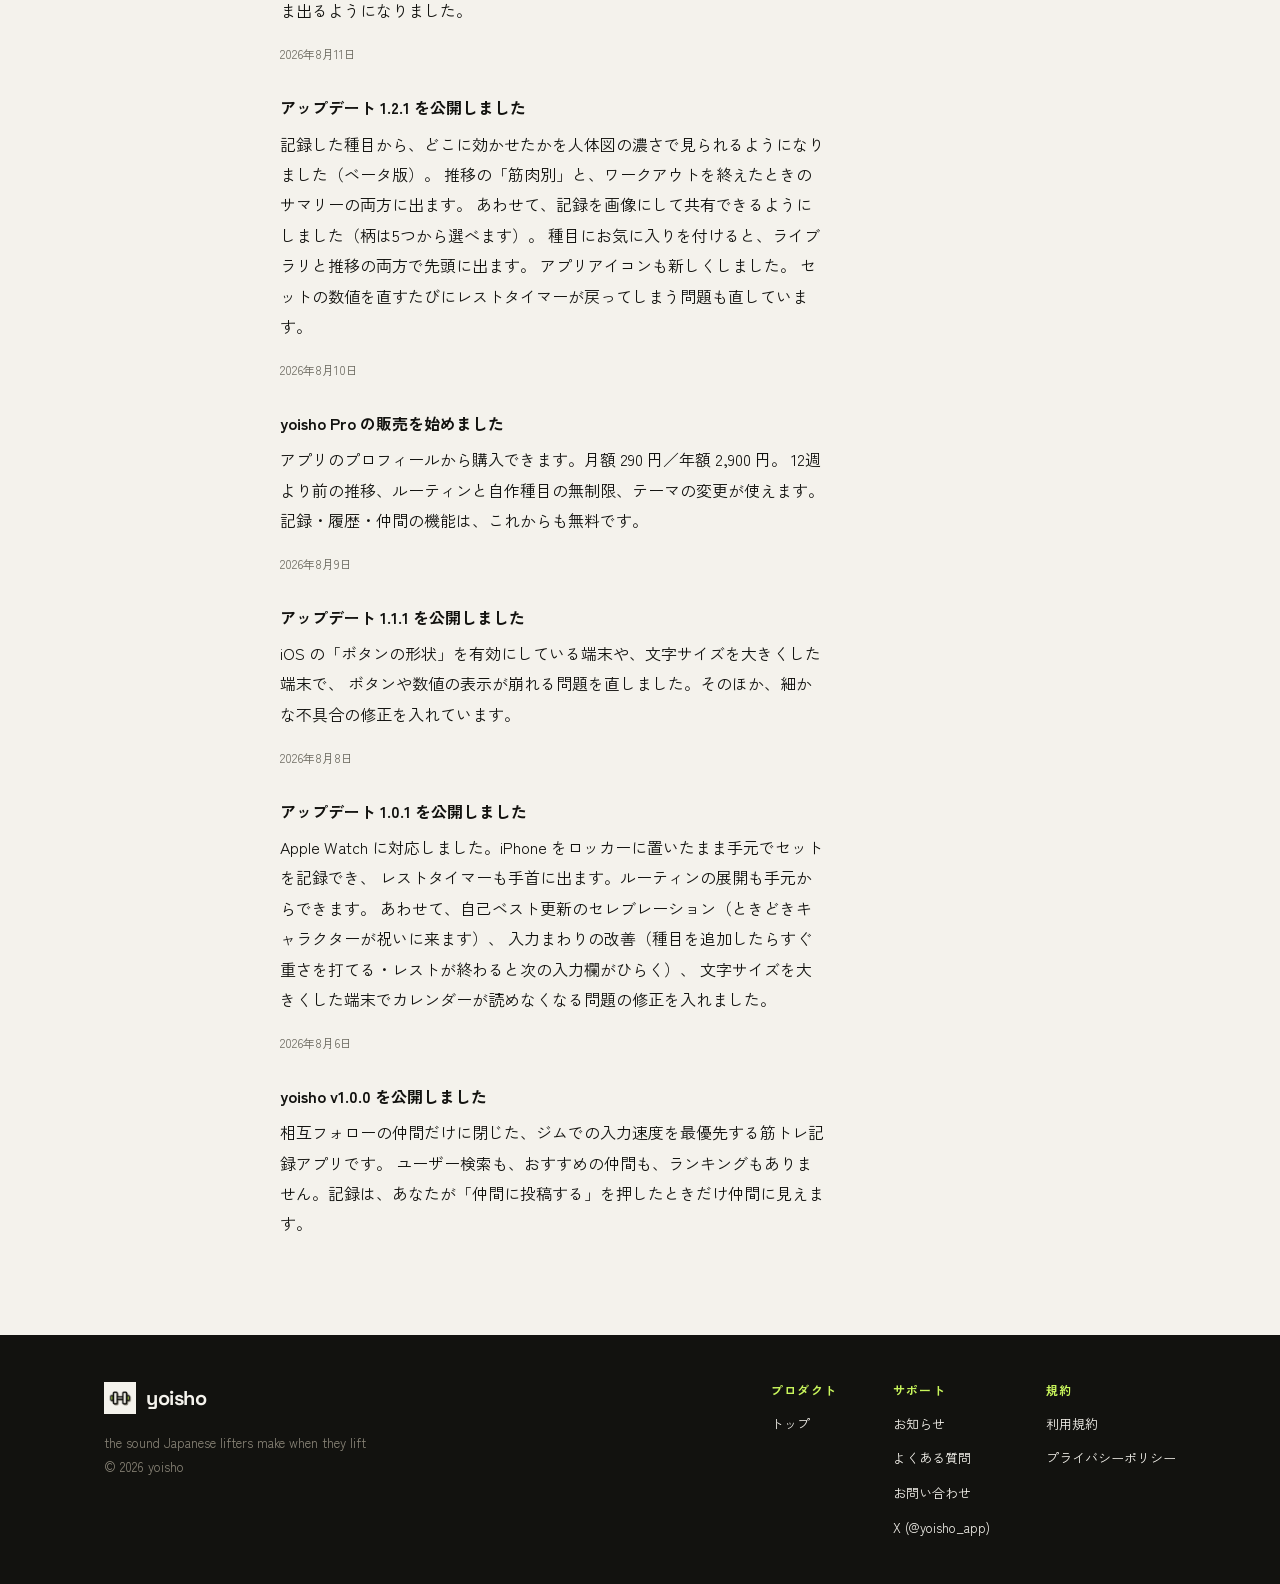
<file: news.html>
<!DOCTYPE html>
<html lang="ja">

<head>
  <meta charset="utf-8">
  <meta name="viewport" content="width=device-width, initial-scale=1">
  <title>お知らせ | yoisho</title>
  <meta name="description" content="筋トレ記録アプリ yoisho のお知らせ。新しい機能、直したこと、これからのこと。">
  <meta name="theme-color" content="#F4F2EC">
  <link rel="preconnect" href="https://fonts.googleapis.com">
  <link rel="preconnect" href="https://fonts.gstatic.com" crossorigin>
  <link
    href="https://fonts.googleapis.com/css2?family=Space+Grotesk:wght@500;600;700&family=Zen+Kaku+Gothic+New:wght@400;700&display=swap"
    rel="stylesheet">
  <link rel="icon" href="img/icon-120.png">
  <link rel="stylesheet" href="style.css?v=38">
</head>

<body>
  <div class="band-sec">
    <div class="inner">
      <nav class="nav">
        <a class="nav-logo" href="./" aria-label="yoisho">
          <img src="img/icon-120.png" alt="">
          <span class="stack">
            <span class="word">yoisho</span>
            <span class="band">よいしょ</span>
          </span>
        </a>
        <div class="nav-links">
          <a class="hide-sp" href="./">トップ</a>
          <a class="hide-sp" href="support.html">サポート</a>
          <a class="btn" href="mailto:support@yoisho.jp">問い合わせる</a>
        </div>
      </nav>
    </div>
  </div>

  <div class="wrap">

    <h1>お知らせ</h1>
    <p class="lead">新しくできるようになったこと、直したこと</p>

    <section class="chapter">
      <div class="head">
        <h2>2026年11月</h2>
      </div>

      <p style="font-size:12px;color:#6C6A60;margin:0 0 4px">2026年11月21日</p>
      <h3>アップデート 1.4.37 を公開しました</h3>
      <p class="prose">アプリを快適にご利用いただけるよう、いくつかの問題を修正しました。</p>

      <p style="font-size:12px;color:#6C6A60;margin:0 0 4px">2026年11月20日</p>
      <h3>アップデート 1.4.36 を公開しました</h3>
      <p class="prose">アプリを快適にご利用いただけるよう、いくつかの問題を修正しました。</p>

      <p style="font-size:12px;color:#6C6A60;margin:0 0 4px">2026年11月18日</p>
      <h3>アップデート 1.4.35 を公開しました</h3>
      <p class="prose">アプリを快適にご利用いただけるよう、いくつかの問題を修正しました。</p>

      <p style="font-size:12px;color:#6C6A60;margin:0 0 4px">2026年11月17日</p>
      <h3>アップデート 1.4.34 を公開しました</h3>
      <p class="prose">アプリを快適にご利用いただけるよう、いくつかの問題を修正しました。</p>

      <p style="font-size:12px;color:#6C6A60;margin:0 0 4px">2026年11月16日</p>
      <h3>アップデート 1.4.33 を公開しました</h3>
      <p class="prose">アプリを快適にご利用いただけるよう、いくつかの問題を修正しました。</p>

      <p style="font-size:12px;color:#6C6A60;margin:0 0 4px">2026年11月13日</p>
      <h3>アップデート 1.4.32 を公開しました</h3>
      <p class="prose">種目を選ぶ画面を、<strong>3Dの絵の並び</strong>に切り替えられるようになりました。
        長押しで動きも見られます。
        あわせて、アプリを快適にご利用いただけるよう、いくつかの問題を修正しました。</p>

      <p style="font-size:12px;color:#6C6A60;margin:0 0 4px">2026年11月5日</p>
      <h3>アップデート 1.4.31 を公開しました</h3>
      <p class="prose">アプリを快適にご利用いただけるよう、いくつかの問題を修正しました。</p>

      <p style="font-size:12px;color:#6C6A60;margin:0 0 4px">2026年11月4日</p>
      <h3>アップデート 1.4.30 を公開しました</h3>
      <p class="prose">アプリを快適にご利用いただけるよう、いくつかの問題を修正しました。</p>

      <p style="font-size:12px;color:#6C6A60;margin:0 0 4px">2026年11月3日</p>
      <h3>アップデート 1.4.29 を公開しました</h3>
      <p class="prose">アプリを快適にご利用いただけるよう、いくつかの問題を修正しました。</p>
    </section>

    <section class="chapter">
      <div class="head">
        <h2>2026年10月</h2>
      </div>

      <p style="font-size:12px;color:#6C6A60;margin:0 0 4px">2026年10月31日</p>
      <h3>アップデート 1.4.28 を公開しました</h3>
      <p class="prose">アプリを快適にご利用いただけるよう、いくつかの問題を修正しました。</p>

      <p style="font-size:12px;color:#6C6A60;margin:0 0 4px">2026年10月30日</p>
      <h3>アップデート 1.4.27 を公開しました</h3>
      <p class="prose">アプリを快適にご利用いただけるよう、いくつかの問題を修正しました。</p>

      <p style="font-size:12px;color:#6C6A60;margin:0 0 4px">2026年10月29日</p>
      <h3>アップデート 1.4.26 を公開しました</h3>
      <p class="prose">記録画面で、種目の順番を入れ替えられるようになりました。種目の番号を押して、移したい位置を選びます。</p>

      <p style="font-size:12px;color:#6C6A60;margin:0 0 4px">2026年10月28日</p>
      <h3>アップデート 1.4.25 を公開しました</h3>
      <p class="prose">iPhone Duo に対応しました。開いた大きな画面でも、記録や推移が見やすく並びます。</p>

      <p style="font-size:12px;color:#6C6A60;margin:0 0 4px">2026年10月27日</p>
      <h3>アップデート 1.4.24 を公開しました</h3>
      <p class="prose">記録画面に「鍛える部位を選んで始める」を追加しました。部位を選ぶと、定番の種目がそのまま並びます。
        アプリを快適にご利用いただけるよう、いくつかの問題を修正しました。</p>

      <p style="font-size:12px;color:#6C6A60;margin:0 0 4px">2026年10月26日</p>
      <h3>アップデート 1.4.22 を公開しました</h3>
      <p class="prose">アプリを快適にご利用いただけるよう、いくつかの問題を修正しました。</p>

      <p style="font-size:12px;color:#6C6A60;margin:0 0 4px">2026年10月25日</p>
      <h3>yoisho を使う人が 1,000人を超えました</h3>
      <img src="img/news/1000-users.png?v=2" width="1600" height="900"
        alt="「1,000人を超えました」の文字と、ダンベルを持ち上げて「よいしょ！」と言う yoisho のキャラクターと仲間たち"
        style="display:block;width:100%;height:auto;border:2px solid #12120F;border-radius:16px;margin:8px 0 14px">
      <p class="prose">8月6日の公開から2か月半で、yoisho を使う人が1,000人を超えました。ありがとうございます。
        これまでに記録されたセットは36,000以上。持ち上げた重さを合わせると約1,160万 kg で、<strong>東京タワー約3基ぶん</strong>です。
        仲間に届いた「<strong>よいしょ</strong>」は388回。
        これからも、仲間と続けられる記録アプリにしていきます。気づいたことがあれば <a href="mailto:support@yoisho.jp">support@yoisho.jp</a> まで。</p>

      <p style="font-size:12px;color:#6C6A60;margin:0 0 4px">2026年10月22日</p>
      <h3>アップデート 1.4.21 を公開しました</h3>
      <p class="prose">アプリを快適にご利用いただけるよう、いくつかの問題を修正しました。</p>

      <p style="font-size:12px;color:#6C6A60;margin:0 0 4px">2026年10月19日</p>
      <h3>アップデート 1.4.20 を公開しました</h3>
      <p class="prose">プロフィールから、yoisho の <strong>LINE スタンプ</strong>を見られるようになりました。
        重さを<strong>小数点以下3桁</strong>まで記録できるようになりました。
        あわせて、アプリを快適にご利用いただけるよう、いくつかの問題を修正しました。</p>

      <p style="font-size:12px;color:#6C6A60;margin:0 0 4px">2026年10月17日</p>
      <h3>LINE スタンプ「よいしょ！筋トレ好きの毎日スタンプ」を発売しました</h3>
      <p class="prose">筋トレ好きのための LINE スタンプです。
        「おつかれ！」「いまトレ中」「きょうは休養日」から「背中に翼生えてる」まで、ジムの日も休みの日も使える<strong>32種類</strong>。
        <a href="https://line.me/S/sticker/37362546">LINE STORE のページ</a>から購入できます。</p>

      <p style="font-size:12px;color:#6C6A60;margin:0 0 4px">2026年10月17日</p>
      <h3>アップデート 1.4.19 を公開しました</h3>
      <p class="prose">自分の投稿に、仲間から届いた「<strong>よいしょ</strong>」が<strong>判子</strong>になって並ぶようになりました。判子を押すと、その人のひと言が読めます。
        自己ベストを更新した日は、記録を終えたときのお祝いが特別になります。
        あわせて、アプリを快適にご利用いただけるよう、いくつかの問題を修正しました。</p>

      <p style="font-size:12px;color:#6C6A60;margin:0 0 4px">2026年10月16日</p>
      <h3>アップデート 1.4.18 を公開しました</h3>
      <p class="prose">記録を終えたときのお祝いが、<strong>テーマごとの演出</strong>になりました。ダーク・キュート・サイバーパンクのテーマでは、それぞれのキャラクターと色でお祝いします。
        あわせて、アプリを快適にご利用いただけるよう、いくつかの問題を修正しました。</p>

      <p style="font-size:12px;color:#6C6A60;margin:0 0 4px">2026年10月13日</p>
      <h3>アップデート 1.4.17 を公開しました</h3>
      <p class="prose">アプリを快適にご利用いただけるよう、いくつかの問題を修正しました。</p>

      <p style="font-size:12px;color:#6C6A60;margin:0 0 4px">2026年10月10日</p>
      <h3>アップデート 1.4.16 を公開しました</h3>
      <p class="prose">「<strong>よいしょ</strong>」で送れるひと言が増えました。
        あわせて、アプリを快適にご利用いただけるよう、いくつかの問題を修正しました。</p>

      <p style="font-size:12px;color:#6C6A60;margin:0 0 4px">2026年10月6日</p>
      <h3>アップデート 1.4.15 を公開しました</h3>
      <p class="prose"><strong>ふりかえり（月のまとめ）</strong>が新しくなりました。記録した日とカレンダーを先頭に、自己ベストを更新した種目と、よくやった種目を並べます。
        その月を初めて開いたときは、記録した日の数字に判子が押されます。
        あわせて、アプリを快適にご利用いただけるよう、いくつかの問題を修正しました。</p>

      <p style="font-size:12px;color:#6C6A60;margin:0 0 4px">2026年10月2日</p>
      <h3>アップデート 1.4.14 を公開しました</h3>
      <p class="prose">アプリを快適にご利用いただけるよう、いくつかの問題を修正しました。</p>

      <p style="font-size:12px;color:#6C6A60;margin:0 0 4px">2026年10月1日</p>
      <h3>アップデート 1.4.13 を公開しました</h3>
      <p class="prose">履歴のカレンダーを<strong>左右にスワイプ</strong>して、前後の月へ移れるようになりました。
        プロフィールのアバターに、新しい絵を6種類追加しました。
        あわせて、アプリを快適にご利用いただけるよう、いくつかの問題を修正しました。</p>
    </section>

    <section class="chapter">
      <div class="head">
        <h2>2026年9月</h2>
      </div>

      <p style="font-size:12px;color:#6C6A60;margin:0 0 4px">2026年9月30日</p>
      <h3>アップデート 1.4.12 を公開しました</h3>
      <p class="prose">自作種目の<strong>効かせる部位</strong>を選ぶとき、部位ごとに体のイラストが出て、どこを指すかひと目で分かるようになりました。
        あわせて、アプリを快適にご利用いただけるよう、いくつかの問題を修正しました。</p>

      <p style="font-size:12px;color:#6C6A60;margin:0 0 4px">2026年9月29日</p>
      <h3>アップデート 1.4.11 を公開しました</h3>
      <p class="prose">記録を完了したあとの演出が新しくなり、節目の日や自己ベストの日には特別な演出が出ます。
        ルーティンの種目ごとに、<strong>自動レストタイマー</strong>のオン・オフと長さを決められます。
        自作種目の名前から、<strong>効かせる部位を自動で推定</strong>します。
        あわせて、アプリを快適にご利用いただけるよう、いくつかの問題を修正しました。</p>

      <p style="font-size:12px;color:#6C6A60;margin:0 0 4px">2026年9月27日</p>
      <h3>アップデート 1.4.10 を公開しました</h3>
      <p class="prose">自作種目に、<strong>効かせる部位</strong>を選べるようになりました。選んだ部位は筋肉別の図に反映されます。
        あわせて、アプリを快適にご利用いただけるよう、いくつかの問題を修正しました。</p>

      <p style="font-size:12px;color:#6C6A60;margin:0 0 4px">2026年9月26日</p>
      <h3>アップデート 1.4.9 を公開しました</h3>
      <p class="prose">より快適にご利用いただけるよう、いくつかの操作を案内するヒントを追加しました。</p>

      <p style="font-size:12px;color:#6C6A60;margin:0 0 4px">2026年9月25日</p>
      <h3>アップデート 1.4.8 を公開しました</h3>
      <p class="prose">アプリを快適にご利用いただけるよう、いくつかの問題を修正しました。</p>

      <p style="font-size:12px;color:#6C6A60;margin:0 0 4px">2026年9月24日</p>
      <h3>アップデート 1.4.7 を公開しました</h3>
      <p class="prose">アプリを快適にご利用いただけるよう、いくつかの問題を修正しました。</p>

      <p style="font-size:12px;color:#6C6A60;margin:0 0 4px">2026年9月21日</p>
      <h3>アップデート 1.4.6 を公開しました</h3>
      <p class="prose">記録が無いときに知らせる<strong>「リマインド」</strong>を追加しました。
        毎日／3日ごと／1週間ごと、または曜日と時刻を自分で決めて受け取れます。
        設定はプロフィールの「リマインド」からいつでも変えられます。
        ホームの今日・今週を整理し、<strong>最近のトレーニング</strong>を並べました。
        種目ライブラリの説明から、その種目を削除できるようにしています。
        そのほか、細かな不具合の修正を入れています。</p>

      <p style="font-size:12px;color:#6C6A60;margin:0 0 4px">2026年9月19日</p>
      <h3>アップデート 1.4.5 を公開しました</h3>
      <p class="prose">種目が3つ増えました（マシンショルダープレス・スミスショルダープレス・
        ライイングエクステンション）。種目ガイドの動画は、<strong>68種目すべてで5方向から</strong>見られます。
        自作種目を作る前に、<strong>同じ種目が一覧に無いか</strong>を教えるようになりました。
        そのほか、細かな不具合の修正を入れています。</p>

      <p style="font-size:12px;color:#6C6A60;margin:0 0 4px">2026年9月19日</p>
      <h3>アップデート 1.4.4 を公開しました</h3>
      <p class="prose">ホームの「今週の負荷」を、<strong>タップやスライドで曜日ごとに読める</strong>ようにしました。
        プロフィールの設定6つも、ホームと同じスライド式の切り替えに揃えています。
        <strong>サイバーパンクとダークで読みにくかった文字</strong>——前回の記録・入力枠・kg・回・
        グラフの中の数値・日付——を直し、推移のグラフでは数値が棒や線に隠れないようにしました。
        yoisho Pro を購入したあとは、<strong>上限で止まった操作がそのまま続く</strong>ようになります。
        そのほか、細かな不具合の修正を入れています。</p>

      <p style="font-size:12px;color:#6C6A60;margin:0 0 4px">2026年9月18日</p>
      <h3>アップデート 1.4.3 を公開しました</h3>
      <p class="prose">推移のグラフを作り直しました。<strong>総負荷量とセット数を重ねて</strong>見られるようになり、
        総負荷量は棒グラフ、目盛りはグラフの内側に出ます。
        期間の「カスタム」は、<strong>一本指で横に送り、二本指で広げ縮め</strong>できます。
        開いた直後は記録のある全期間（長くても直近12週）が出ます。
        記録画面では、<strong>空の重さ・回数の欄を長押しすると前回の値が入る</strong>ようになりました。
        そのほか、細かな不具合の修正を入れています。</p>

      <p style="font-size:12px;color:#6C6A60;margin:0 0 4px">2026年9月16日</p>
      <h3>アップデート 1.4.2 を公開しました</h3>
      <p class="prose">ホームの「総時間」に、<strong>筋トレの時間</strong>も含まれるようになりました。
        最初のセットから記録の完了までを数えます。
        種目のメモは<strong>常に全文が表示される</strong>ようになり、
        記録画面の「…」からは<strong>新しいルーティンをその場で作れる</strong>ようになりました。
        そのほか、細かな不具合の修正を入れています。</p>

      <p style="font-size:12px;color:#6C6A60;margin:0 0 4px">2026年9月14日</p>
      <h3>アップデート 1.4.1 を公開しました</h3>
      <p class="prose">ルーティンの種目ごとに、<strong>セットの重さと回数を決めておける</strong>ようになりました。
        展開すると、その値が入った状態で始まります。
        「画像にして共有」の柄は、<strong>絵を横にめくって選べる</strong>ようになりました。
        あわせて、圏外でも過去の記録を開けるようにし、推移のグラフやヘルスケアに書き出す経過時間など、
        いくつかの問題を修正しました。</p>

      <p style="font-size:12px;color:#6C6A60;margin:0 0 4px">2026年9月11日</p>
      <h3>アップデート 1.4.0 を公開しました</h3>
      <p class="prose">種目ライブラリに、<strong>全65種目のループ動画</strong>を追加しました。
        角度を切り替えながら、ピンチでズーム・全画面表示でフォームを確認できます。
        あわせて、<strong>圏外で記録画面を開いても、前に読めた種目・セットの中身がそのまま出る</strong>ように
        しました。そのほか、細かな不具合の修正を入れています。</p>

      <p style="font-size:12px;color:#6C6A60;margin:0 0 4px">2026年9月8日</p>
      <h3>アップデート 1.3.11 を公開しました</h3>
      <p class="prose">記録画面に<strong>レストタイマーのon/off切り替え</strong>を追加しました。
        仲間の投稿のアイコンからも、<strong>よいしょの累計</strong>が見られるようになりました。
        種目名の検索精度も改善しています。</p>

      <p style="font-size:12px;color:#6C6A60;margin:0 0 4px">2026年9月5日</p>
      <h3>アップデート 1.3.10 を公開しました</h3>
      <p class="prose">プロフィールの<strong>「サインイン方法」から Google と連携しようとしても
        何も起きない不具合</strong>を直しました。
        仲間の読み込みが正しく終わっているのに<strong>「読み込めませんでした」</strong>と
        出ることがあったのも修正しています。
        Apple Watch の文字盤には、<strong>隅に置けるタイプの表示</strong>を追加しました。</p>

      <p style="font-size:12px;color:#6C6A60;margin:0 0 4px">2026年9月4日</p>
      <h3>アップデート 1.3.9 を公開しました</h3>
      <p class="prose"><strong>推移のグラフを指で滑らせて選べる</strong>ようにしました。
        点をひとつずつ押さなくても、そのまま滑らせるといちばん近い点が指に付いてきます。
        ホームの「今月のトレーニング」の数字は<strong>右揃え</strong>にし、
        桁が増えても右端が動かないようにしました。
        ホーム・記録・推移・仲間・履歴の地の色を、サマリーと同じオフホワイトに揃えています。
        過去の日を開いたときのボタンの見え方や、角丸・余白の細かなずれも直しました。</p>

      <p style="font-size:12px;color:#6C6A60;margin:0 0 4px">2026年9月3日</p>
      <h3>アップデート 1.3.8 を公開しました</h3>
      <p class="prose"><strong>終了サマリーを作り直しました</strong>。総負荷量・種目・効かせた部位が、
        それぞれのカードに分かれます。種目はセットを1本ずつ並べて、推定1RM と自己ベストの更新も添えます。
        効かせた部位には<strong>部位ごとの横バー</strong>が付きました。
        <strong>投稿せずにサマリーを閉じるときは、一度だけ確かめます</strong>
        （投稿済みのときは聞きません）。
        トレーニングメモが<strong>その日その種目に付く</strong>ようになり、履歴でも種目ごとに並びます。
        ふりかえりの入口は、履歴の「年」から<strong>暦の下</strong>へ移しました。
        直したところは、<strong>過去の記録を見ているあいだに今日へ戻ってしまう</strong>こと、
        <strong>打ちかけの入力が消えることがある</strong>こと、仲間が読み込めなかったときの見え方です。
        起動の待ち時間も短くしました。</p>

      <p style="font-size:12px;color:#6C6A60;margin:0 0 4px">2026年9月1日</p>
      <h3>アップデート 1.3.7 を公開しました</h3>
      <p class="prose">セット入力に<strong>自前のテンキーとホイール</strong>を入れました。
        画面の下から出るので、重さと回数を見ながら打てます。ホイールは左・右・なしから選べます
        （プロフィール →「セット入力のホイール」）。
        <strong>「過去の記録をコピー」</strong>を追加しました。記録の見出しの「…」から、
        直近3ヶ月の日を選ぶと、その日の種目とセットがそのまま今日に入ります。
        種目ごとの<strong>メモ</strong>も書けます。前回の記録と RM のあいだの欄に、その場で。
        種目ライブラリの帯に<strong>「よくやる」</strong>が付きました。
        直近90日でよくやっている種目が上に並びます。
        「記録を完了」を押したときの<strong>全画面のアニメーション</strong>も入れています
        （「視差効果を減らす」を入れている場合は出ません）。</p>

    </section>

    <section class="chapter">
      <div class="head">
        <h2>2026年8月</h2>
      </div>

      <p style="font-size:12px;color:#6C6A60;margin:0 0 4px">2026年8月30日</p>
      <h3>アップデート 1.3.6 を公開しました</h3>
      <p class="prose"><strong>フランス語</strong>に対応しました。
        日本語・英語・フランス語以外の端末では、英語で表示します。
        <strong>「画像にして共有」</strong>を作り直し、自己ベストを更新した日は、
        その日に出た祝いをそのまま絵にできるようにしました（Apple Watch で祝われたぶんも並びます）。
        「記録まるごと」の柄は、セットを1本ずつ縦に並べます。
        「更新の足あと」は、種目別詳細からワンタップで開けるようになりました。
        記録画面は、レストの帯がテンキーの上に浮きすぎていたのを直しています。
        Apple Watch では、重さを入れずに（自重で）セットを記録できます。
        懸垂や腕立てで「次のセットへ」が反応しなかったのも直しました。
        メモを消したあとは、帯の「元に戻す」で戻せます。</p>

      <p style="font-size:12px;color:#6C6A60;margin:0 0 4px">2026年8月27日</p>
      <h3>「水泳記録 - yoisho」を公開しました</h3>
      <p class="prose">泳ぐ人のための<strong>系列の2本目</strong>です。距離を入れるだけで1本ずつ足していき、
        「今日の記録を終了」でその日ぶんをまとめて振り返ります。
        泳いだ距離は<strong>実在の海峡や川の大きさに換算</strong>されて、地図でも見られます。
        泳法はクロール・平泳ぎ・背泳ぎ・バタフライの4つ。時間は任意で、距離だけでも残せます。
        Apple ヘルスケアに残っている水泳を取り込むこともできます。
        <strong>アカウントは筋トレ版と共通</strong>で、どちらの記録も同じ仲間に届きます。
        仲間に見せるかどうかは、これまでどおり自分で決められます。無料です。
        <a href="swim.html">水泳版のページ</a>から。</p>

      <p style="font-size:12px;color:#6C6A60;margin:0 0 4px">2026年8月25日</p>
      <h3>アップデート 1.3.5 を公開しました</h3>
      <p class="prose">種目ごとの<strong>「更新の足あと」</strong>を追加しました。
        推移の「種目別詳細」から種目を開くと、いつ、いくつ自己ベストを更新してきたかが並びます
        （直近12週までは無料、それより前は yoisho Pro）。
        ふりかえりは、先月より前の月でも開き直せるようになりました（Pro）。
        1年ぶんを1枚で見る<strong>「年のまとめ」</strong>も追加しています。履歴の「年」から開けます（Pro）。
        Apple Watch は、英語のときに種目名が日本語のまま出ていたのを直しました。</p>

      <p style="font-size:12px;color:#6C6A60;margin:0 0 4px">2026年8月23日</p>
      <h3>アップデート 1.3.4 を公開しました</h3>
      <p class="prose">連続記録が途切れそうな土曜の朝に、<strong>知らせを出す</strong>ようにしました。
        文面は毎週入れ替わります。
        記録画面は行の見た目を見直し、セットの塗りをやめて入力欄の枠で区切るようにしました。
        部位は種目名の隣に置き、上の「筋トレ／ランニング／ボディワーク」の帯も低くしています。
        いちばん下のボタンは<strong>「記録を完了」</strong>になり、記録を始めるときと同じ色になりました。
        その日に書いたメモは、続きから直せます。</p>

      <p style="font-size:12px;color:#6C6A60;margin:0 0 4px">2026年8月22日</p>
      <h3>アップデート 1.3.3 を公開しました</h3>
      <p class="prose">水泳の記録を仲間に出したときの見え方を整えました。
        水泳の投稿には<strong>水泳のひと言</strong>で「よいしょ」を送れるようになり、
        仲間の画面では水泳の投稿に「スイム」の印が付きます。
        しばらく運動していない仲間をお知らせする一行は、
        「7日以上ジムに行っていない」から<strong>「7日以上運動していない」</strong>に変えました。
        ランニングとボディワークの記録を消したときに、履歴からもすぐ消えるようにしています。
        yoisho Pro の画面には「コードを使う」を足しました。
        プロフィールのアバターのボタンが「名前を変える」と読み上げられていたのも直しています。</p>

      <p style="font-size:12px;color:#6C6A60;margin:0 0 4px">2026年8月21日</p>
      <h3>アップデート 1.3.2 を公開しました</h3>
      <p class="prose">「フィード」の名前を<strong>「仲間」</strong>に変えました。
        中身は変わっていません。誰に見えるのかが、名前だけで分かるようにしたかったからです。
        アプリのアイコンも新しくしました（iPhone と Apple Watch）。
        レスト中にホーム画面へ戻ると、<strong>ロック画面とダイナミックアイランドに残り時間</strong>が出ます。
        そこから「+15秒」とスキップも押せます。
        仲間のタブに1件も無いときは、次にすることを案内するようにしました。
        記録をうっかり消したときは、出てくる帯から<strong>元に戻せます</strong>。
        圏外から戻ったときに同期が始まらないことがあったのも直しています。</p>

      <p style="font-size:12px;color:#6C6A60;margin:0 0 4px">2026年8月20日</p>
      <h3>アップデート 1.3.1 を公開しました</h3>
      <p class="prose">記録画面の手ざわりを直しました。
        重さや回数の欄を押したときに画面が上下へ揺れるのをやめ、
        入力中の引っかかりも減らしました。種目をたくさん入れた日でも軽く動きます。
        打ちかけの入力は、アプリを閉じても残ります。
        記録タブに戻ったとき、下までスクロールされたままになることがあったのも直しました。
        ランニングは記録ごとに仲間へ出せるようになりました。
        「画像にして共有」では、自己ベストの印を種目名のとなりに出します。
        ヘルスケアで「ランニングを取り込む」を切っても、筋トレの書き出しは残ります。
        ライトのテーマの角を少し丸め、ダークとサイバーパンクで背景が明るいままだったのも直しました。
        タブを移動するたびに読み込みが走らないようにして、通信も減らしています。</p>

      <p style="font-size:12px;color:#6C6A60;margin:0 0 4px">2026年8月19日</p>
      <h3>アップデート 1.3.0 を公開しました</h3>
      <p class="prose">英語に対応しました。
        iPhone の言語が英語なら、アプリもストアの説明も英語で出ます。
        日本語のままの端末は今までどおりです。
        よいしょとがんばのひと言は、送った人が選んだ言葉のまま届きます。
        種目ライブラリを初めて開いたときに、選び方の案内が出るようにしました。
        種目のメモが、開き直すと消えてしまうことがあったのを直しました。
        レストの帯をタブバーのすぐ上まで下げ、数値を打っているあいだに
        画面が跳ねないようにしました。
        Apple Watch の文字盤が、Watch アプリを開かなくても
        今日のセット数とレストの残り時間に追いつくようになりました。
        iPhone で重さだけ入れておいた行は、Watch から回数を入れるとその行が埋まります。</p>

      <p style="font-size:12px;color:#6C6A60;margin:0 0 4px">2026年8月17日</p>
      <h3>アップデート 1.2.5 を公開しました</h3>
      <p class="prose">種目ごとにメモを残せるようになりました。
        記録画面の種目カード、右上のメモの印から書けます。
        次にその種目を開いたときに同じメモが出るので、
        ジムの設定（セーフティの段やシートの高さ）を毎回思い出さずに済みます。
        履歴で日を選ぶと、その日やった種目のメモもそこに出ます。
        「画像にして共有」を作り直しました。
        総負荷量を見出しに大きく出し、種目とセットを省略せず全部載せます。
        自己ベストを更新した種目には印が付きます。
        記録画面の見た目も整えて、種目が多い日のスクロールを軽くしました。</p>

      <p style="font-size:12px;color:#6C6A60;margin:0 0 4px">2026年8月16日</p>
      <h3>アップデート 1.2.4 を公開しました</h3>
      <p class="prose">下のタブバーを新しくしました。
        いま見ているタブが分かりやすくなり、仲間の未読も数で出ます。
        画面の閉じかたも揃えました。
        プロフィールや種目ライブラリなど、どの画面も左上の「閉じる」で戻れます。
        通信できないときの知らせが、何度も出ないようにしました。
        電波の届かない場所で開いても、同じ知らせが繰り返し出ることはありません。
        VoiceOver で、画面に出ていない「一番下へ」が読み上げられていたのも直しています。</p>

      <p style="font-size:12px;color:#6C6A60;margin:0 0 4px">2026年8月14日</p>
      <h3>アップデート 1.2.3 を公開しました</h3>
      <p class="prose">どの画面でも、下に引っ張ると読み直せるようになりました。
        ホーム・記録・推移・仲間・履歴の5つで使えます。
        圏外から戻ったときも、アプリを開き直さずにその場で最新にできます。
        プロフィールに「サインイン方法」が増えました。
        いま使っているアカウントに、Apple・Google・メールとパスワードを後から連携できます。
        入り方をもう1つ持っておくと、機種を変えたときにそこから入り直せます。
        推移のグラフを大きくして、総負荷量も種目ごとの3本も読みやすくしました。
        Apple Watch では、いま何セット目かの上に、終えたセット数が薄く出ます。
        文字盤のレストの輪は時計回りに変わりました。
        このほか、サインインした直後に名前とアイコンが出ないことがあったのと、
        同じ記録の投稿が2枚並んでしまうことがあったのを直しています。
        ダークとサイバーパンクのテーマで、読み込み中の表示が見えづらかったのも直しました。</p>

      <p style="font-size:12px;color:#6C6A60;margin:0 0 4px">2026年8月12日</p>
      <h3>Apple ヘルスケアと連携できるようになりました</h3>
      <p class="prose">ヘルスケアに記録されたランニングを、yoisho の記録として取り込めます。
        yoisho で記録した筋トレは、ヘルスケアのワークアウトとして残ります。
        いま公開しているバージョン（1.2.2）から使えます。
        <strong>既定は無効です。</strong>プロフィール →「ヘルスケア連携」を入れたときだけ動きます。
        読み取るのは直近14日のランニングだけで、体重・心拍・睡眠・歩数は読みません。
        取り込んだ記録も、ほかの記録と同じく<strong>押すまで仲間には出ません</strong>。
        連携はいつでも解除できます。詳しくは
        <a href="privacy.html">プライバシーポリシー</a>に書いています。</p>

      <p style="font-size:12px;color:#6C6A60;margin:0 0 4px">2026年8月12日</p>
      <h3>アップデート 1.2.2 を公開しました</h3>
      <p class="prose">Apple Watch の文字盤に yoisho を置けるようになりました。
        レスト中は残りの秒数が減り、終わると今日のセット数に戻ります。
        推移には「カスタム」の期間が増えました。グラフを横に払うと期間が動き、
        二本指で広げ縮めできます（1週間から5年）。
        ホームの今月には、前月の同じ日までとの比べが出るようになりました。
        月の途中でも、同じ長さのぶんで比べられます。
        まだフィードに出していないランニングとボディワークには印が付き、
        ホームの今週の行と履歴の各日から、あとでも投稿できます。
        ボディワークは記録1件ごとに投稿できるようになったので、
        同じ日にやったうちの見せたいものだけを選べます。
        筋肉別（ベータ版）は、部位をタップすると種目の内訳が開きます。
        圏外で開いても、前に読めた記録がそのまま出るようになりました。</p>

      <p style="font-size:12px;color:#6C6A60;margin:0 0 4px">2026年8月11日</p>
      <h3>アップデート 1.2.1 を公開しました</h3>
      <p class="prose">記録した種目から、どこに効かせたかを人体図の濃さで見られるようになりました（ベータ版）。
        推移の「筋肉別」と、ワークアウトを終えたときのサマリーの両方に出ます。
        あわせて、記録を画像にして共有できるようにしました（柄は5つから選べます）。
        種目にお気に入りを付けると、ライブラリと推移の両方で先頭に出ます。
        アプリアイコンも新しくしました。
        セットの数値を直すたびにレストタイマーが戻ってしまう問題も直しています。</p>

      <p style="font-size:12px;color:#6C6A60;margin:0 0 4px">2026年8月10日</p>
      <h3>yoisho Pro の販売を始めました</h3>
      <p class="prose">アプリのプロフィールから購入できます。月額 290 円／年額 2,900 円。
        12週より前の推移、ルーティンと自作種目の無制限、テーマの変更が使えます。
        記録・履歴・仲間の機能は、これからも無料です。</p>

      <p style="font-size:12px;color:#6C6A60;margin:0 0 4px">2026年8月9日</p>
      <h3>アップデート 1.1.1 を公開しました</h3>
      <p class="prose">iOS の「ボタンの形状」を有効にしている端末や、文字サイズを大きくした端末で、
        ボタンや数値の表示が崩れる問題を直しました。そのほか、細かな不具合の修正を入れています。</p>

      <p style="font-size:12px;color:#6C6A60;margin:0 0 4px">2026年8月8日</p>
      <h3>アップデート 1.0.1 を公開しました</h3>
      <p class="prose">Apple Watch に対応しました。iPhone をロッカーに置いたまま手元でセットを記録でき、
        レストタイマーも手首に出ます。ルーティンの展開も手元からできます。
        あわせて、自己ベスト更新のセレブレーション（ときどきキャラクターが祝いに来ます）、
        入力まわりの改善（種目を追加したらすぐ重さを打てる・レストが終わると次の入力欄がひらく）、
        文字サイズを大きくした端末でカレンダーが読めなくなる問題の修正を入れました。</p>

      <p style="font-size:12px;color:#6C6A60;margin:0 0 4px">2026年8月6日</p>
      <h3>yoisho v1.0.0 を公開しました</h3>
      <p class="prose">相互フォローの仲間だけに閉じた、ジムでの入力速度を最優先する筋トレ記録アプリです。
        ユーザー検索も、おすすめの仲間も、ランキングもありません。記録は、あなたが「仲間に投稿する」を押したときだけ仲間に見えます。</p>
    </section>

  </div>

  <footer class="lp-footer">
    <div class="inner">
      <div>
        <div class="foot-brand">
          <span class="sq"><img src="img/icon-120.png" alt=""></span>
          <span class="en">yoisho</span>
        </div>
        <p class="foot-tag" style="margin:0">the sound Japanese lifters make when they lift<br>© 2026 yoisho</p>
      </div>
      <div class="foot-cols">
        <div>
          <span class="head">プロダクト</span>
          <a href="./">トップ</a>
        </div>
        <div>
          <span class="head">サポート</span>
          <a href="news.html">お知らせ</a>
          <a href="support.html">よくある質問</a>
          <a href="mailto:support@yoisho.jp">お問い合わせ</a>
          <a href="https://x.com/yoisho_app">X (@yoisho_app)</a>
        </div>
        <div>
          <span class="head">規約</span>
          <a href="terms.html">利用規約</a>
          <a href="privacy.html">プライバシーポリシー</a>
        </div>
      </div>
    </div>
  </footer>
</body>

</html>
</file>
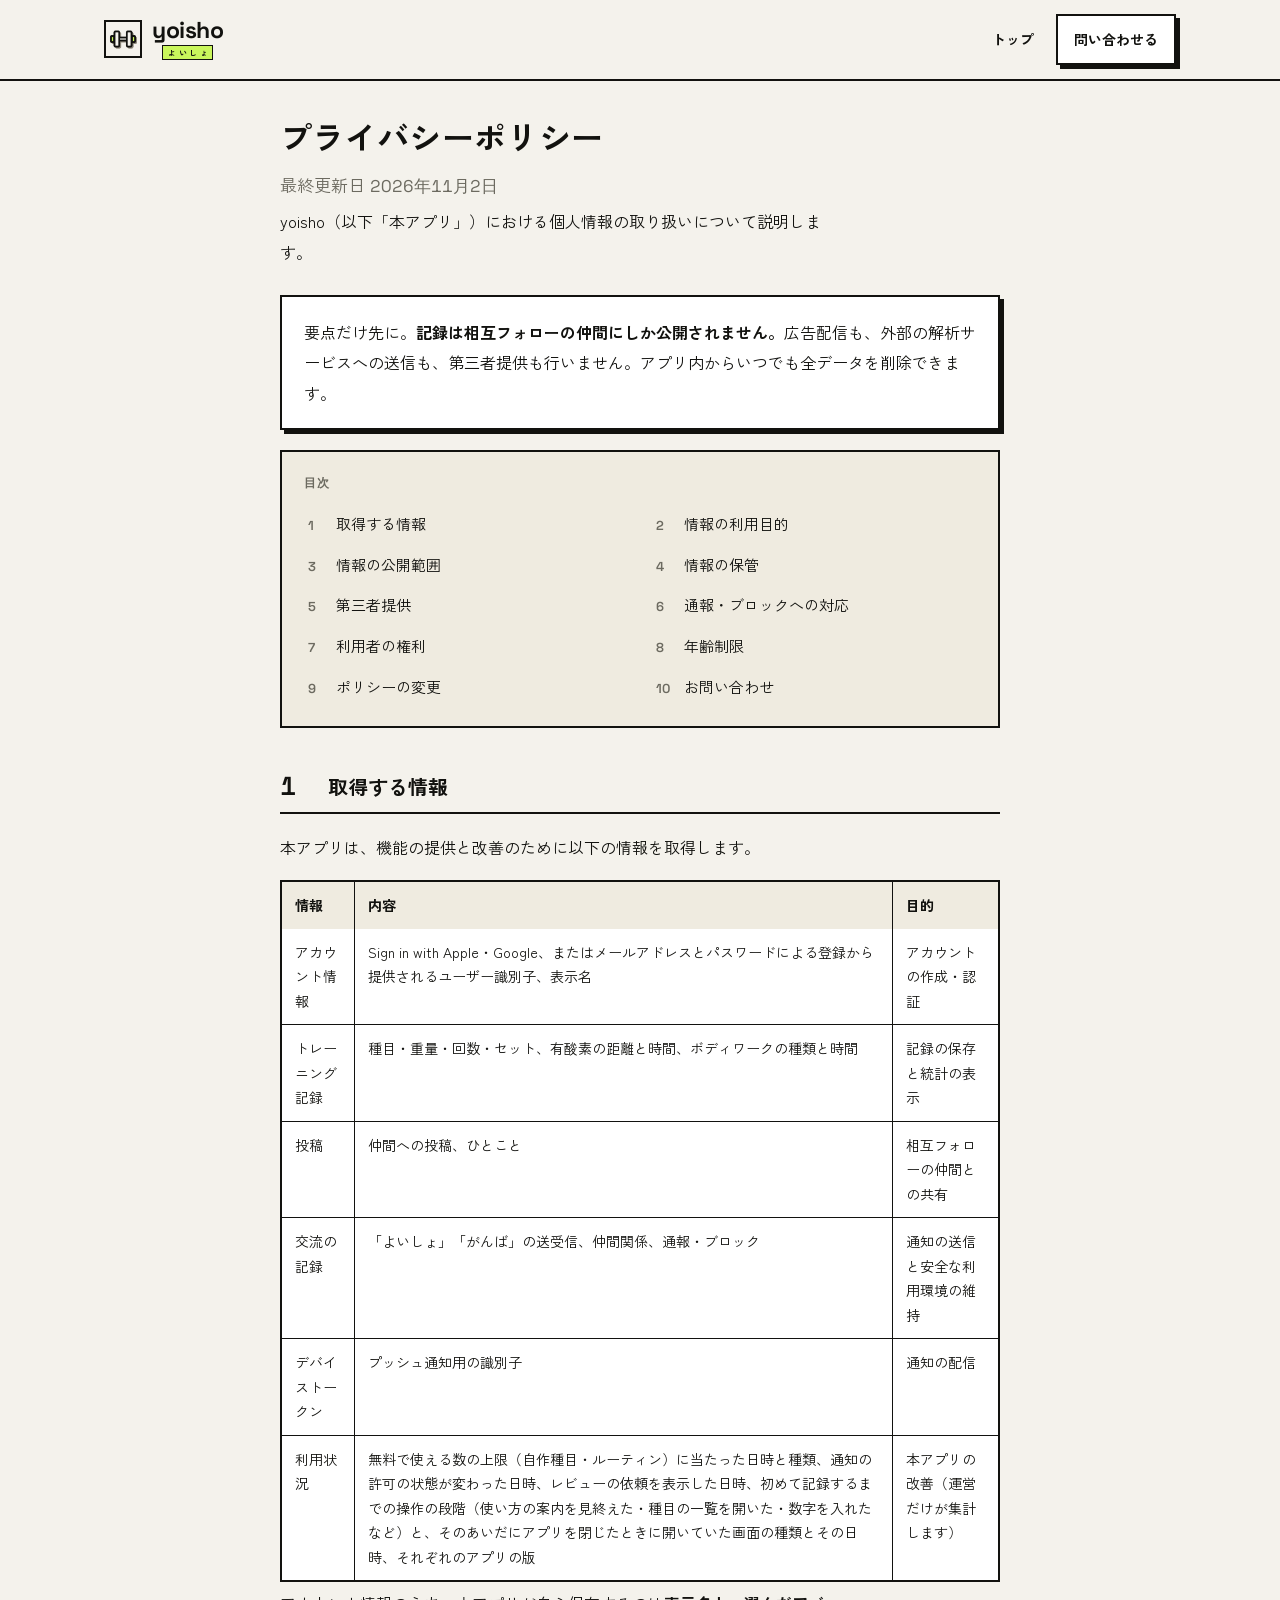
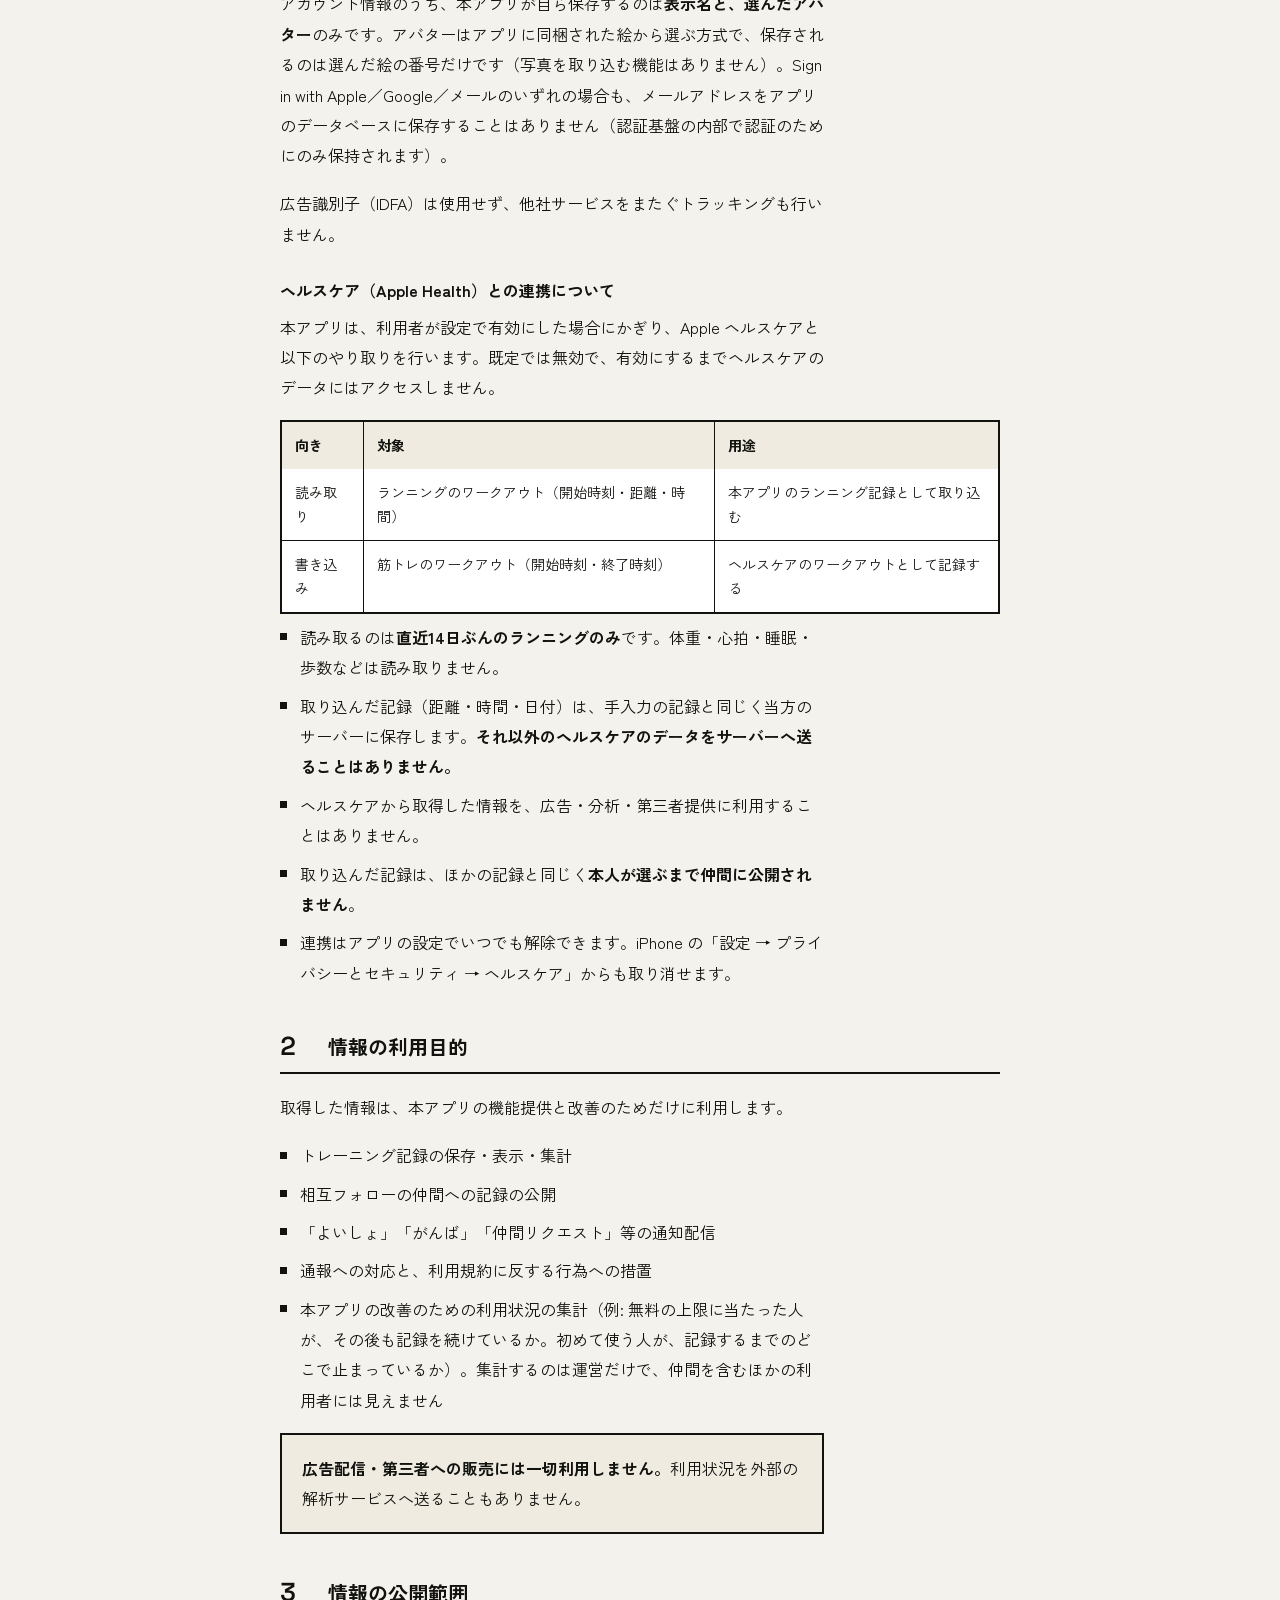
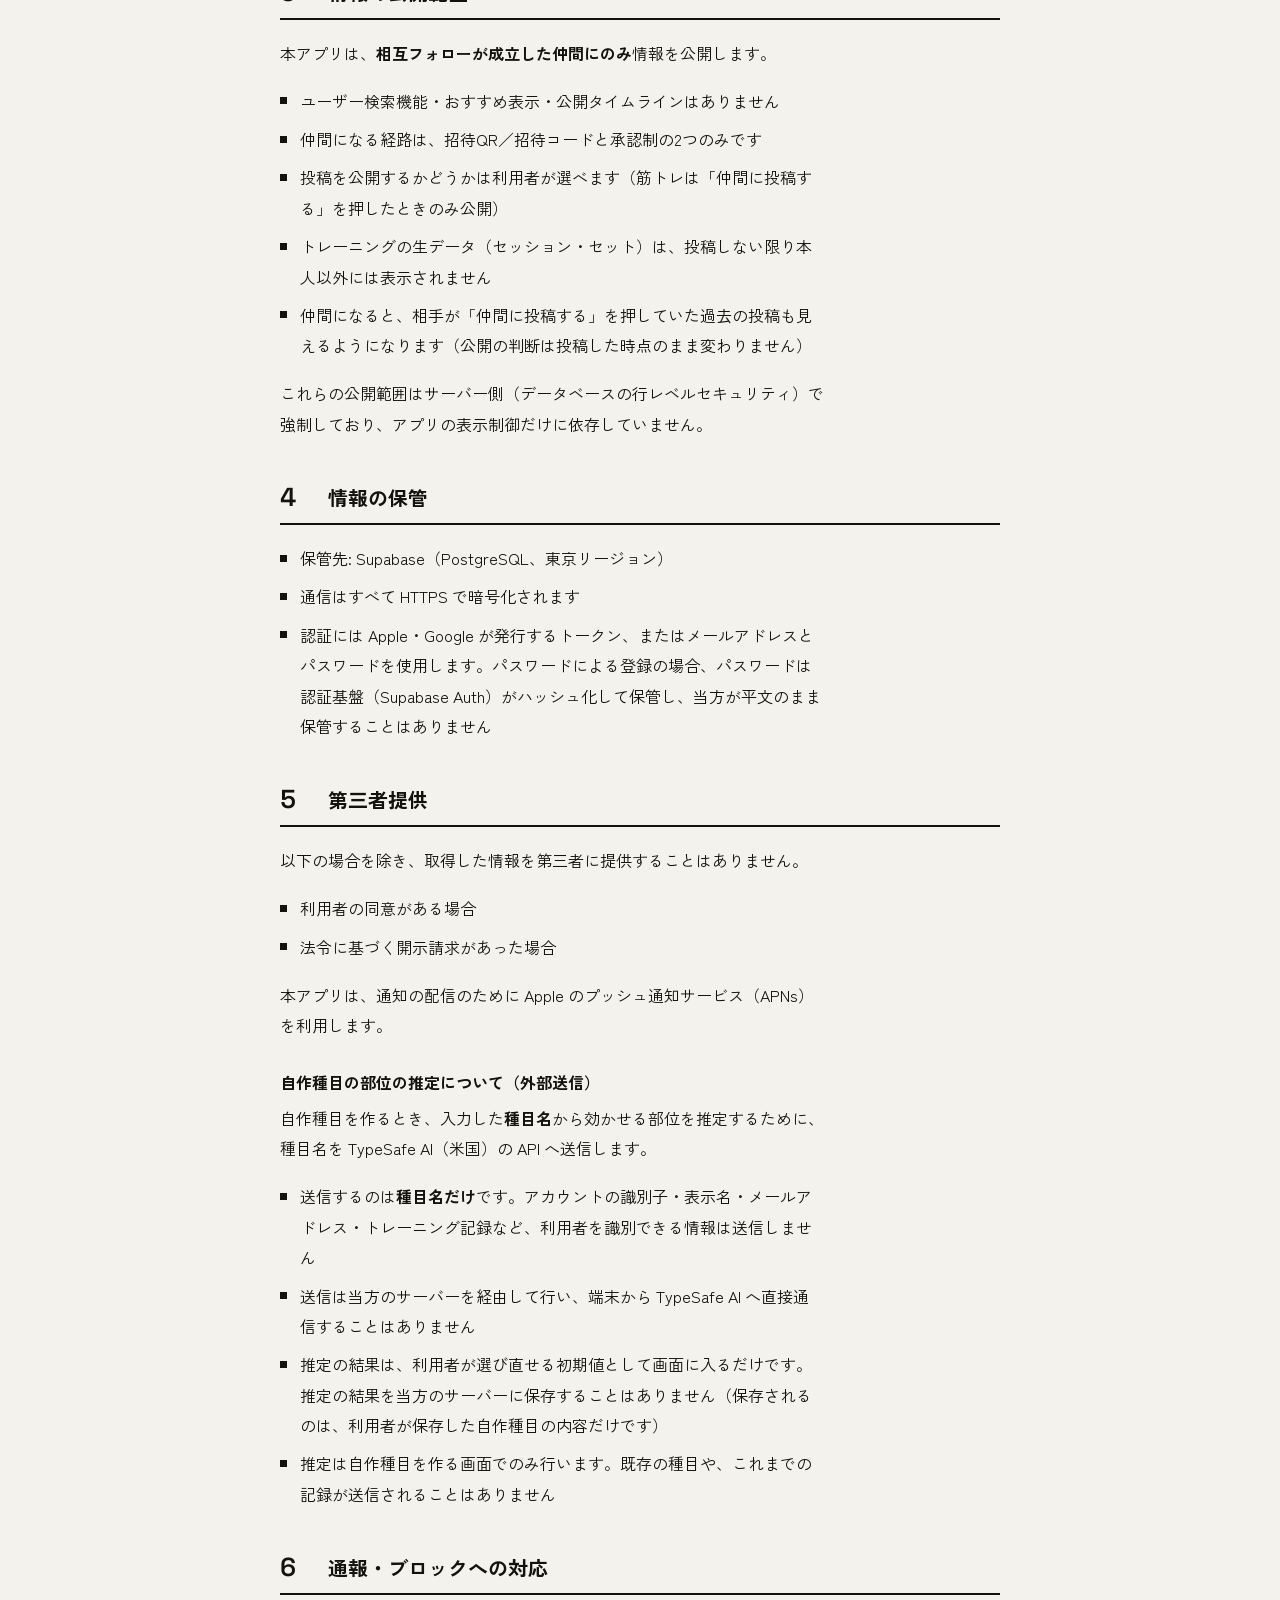
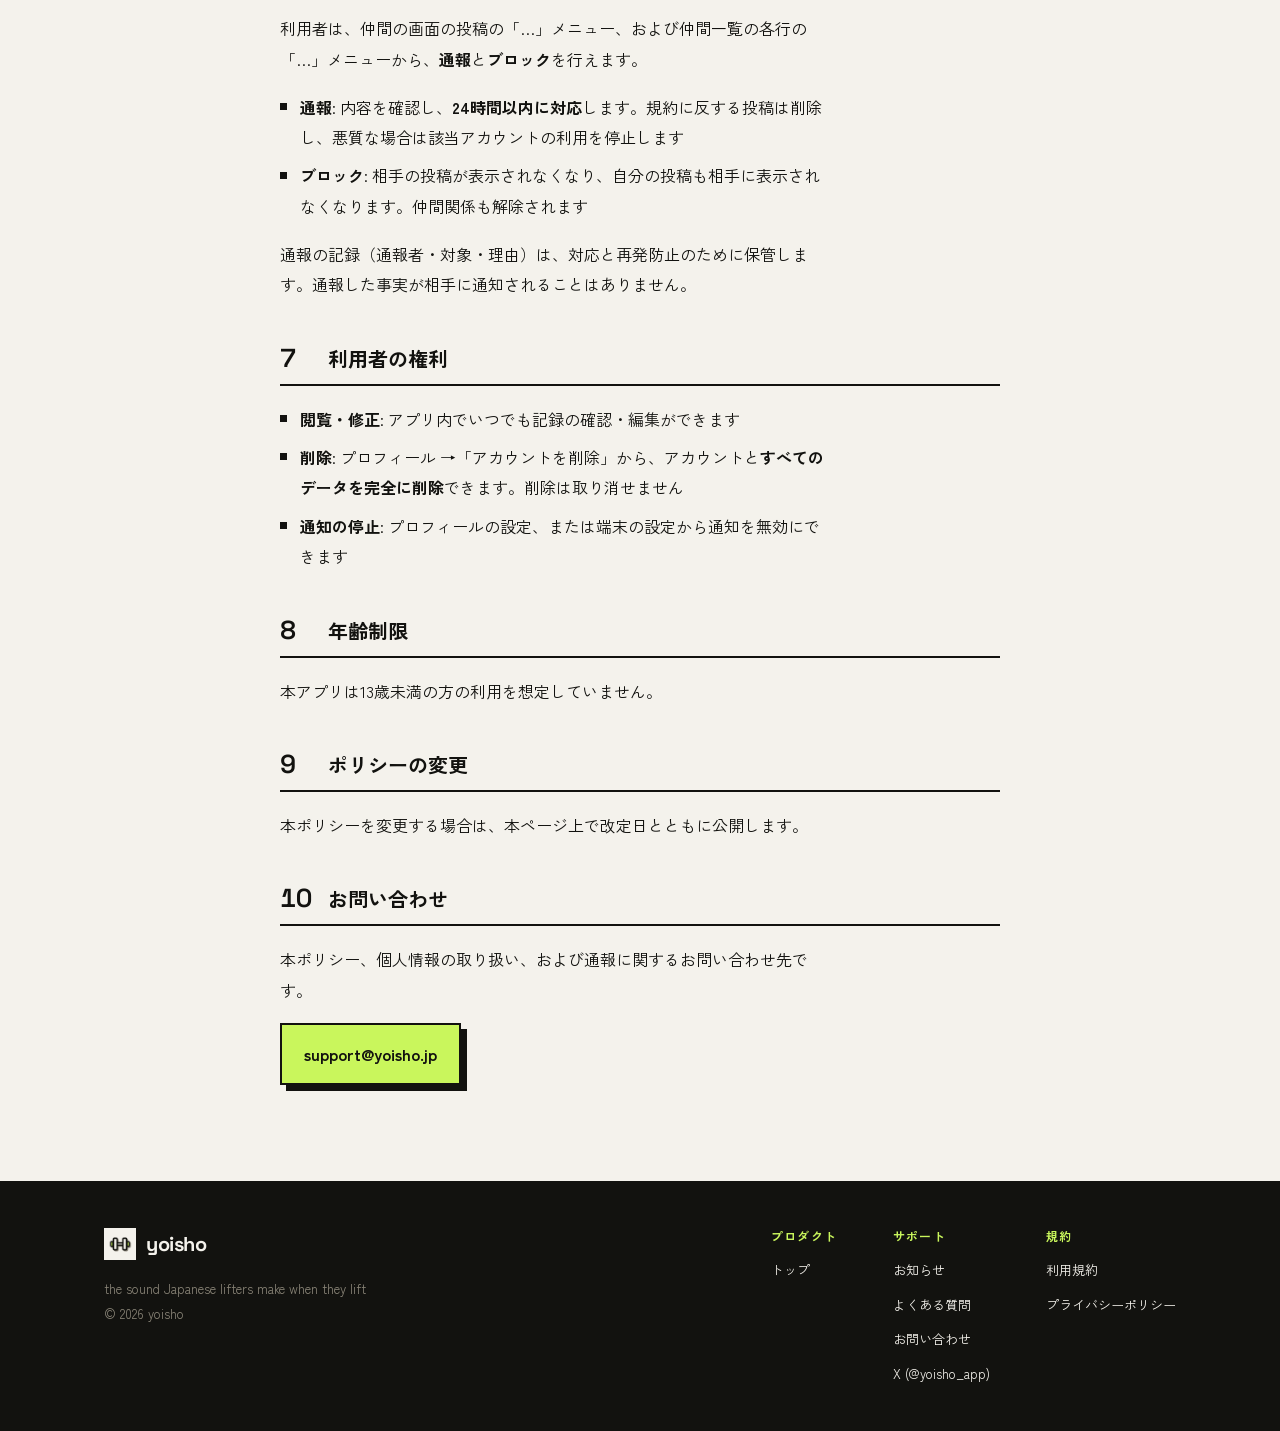
<file: privacy.html>
<!DOCTYPE html>
<html lang="ja">
<head>
<meta charset="utf-8">
<meta name="viewport" content="width=device-width, initial-scale=1">
<title>プライバシーポリシー | yoisho</title>
<meta name="description" content="筋トレ記録アプリ yoisho のプライバシーポリシー。取得する情報、利用目的、公開範囲、削除の方法を記載しています。">
<meta name="theme-color" content="#F4F2EC">
<link rel="preconnect" href="https://fonts.googleapis.com">
<link rel="preconnect" href="https://fonts.gstatic.com" crossorigin>
<link href="https://fonts.googleapis.com/css2?family=Space+Grotesk:wght@500;600;700&family=Zen+Kaku+Gothic+New:wght@400;700&display=swap" rel="stylesheet">
<link rel="icon" href="img/icon-120.png">
<link rel="stylesheet" href="style.css?v=38">
</head>
<body>
<div class="band-sec">
  <div class="inner">
    <nav class="nav">
      <a class="nav-logo" href="./" aria-label="yoisho">
        <img src="img/icon-120.png" alt="">
        <span class="stack">
          <span class="word">yoisho</span>
          <span class="band">よいしょ</span>
        </span>
      </a>
      <div class="nav-links">
        <a class="hide-sp" href="./">トップ</a>
        <a class="btn" href="mailto:support@yoisho.jp">問い合わせる</a>
      </div>
    </nav>
  </div>
</div>

<div class="wrap">

<h1>プライバシーポリシー</h1>
<p class="lead">最終更新日 <span class="num">2026年11月2日</span></p>

<p class="prose">yoisho（以下「本アプリ」）における個人情報の取り扱いについて説明します。</p>

<div class="summary">
  <p style="margin-bottom:0">要点だけ先に。<strong>記録は相互フォローの仲間にしか公開されません。</strong>広告配信も、外部の解析サービスへの送信も、第三者提供も行いません。アプリ内からいつでも全データを削除できます。</p>
</div>

<nav class="toc" aria-label="目次">
  <p class="eyebrow" style="margin-bottom:10px">目次</p>
  <ol>
    <li><a href="#s1">取得する情報</a></li>
    <li><a href="#s2">情報の利用目的</a></li>
    <li><a href="#s3">情報の公開範囲</a></li>
    <li><a href="#s4">情報の保管</a></li>
    <li><a href="#s5">第三者提供</a></li>
    <li><a href="#s6">通報・ブロックへの対応</a></li>
    <li><a href="#s7">利用者の権利</a></li>
    <li><a href="#s8">年齢制限</a></li>
    <li><a href="#s9">ポリシーの変更</a></li>
    <li><a href="#s10">お問い合わせ</a></li>
  </ol>
</nav>

<section class="chapter" id="s1">
  <div class="head"><span class="n num">1</span><h2>取得する情報</h2></div>
  <p class="prose">本アプリは、機能の提供と改善のために以下の情報を取得します。</p>

  <div class="table-scroll">
  <table>
    <thead>
      <tr><th>情報</th><th>内容</th><th>目的</th></tr>
    </thead>
    <tbody>
      <tr><td>アカウント情報</td><td>Sign in with Apple・Google、またはメールアドレスとパスワードによる登録から提供されるユーザー識別子、表示名</td><td>アカウントの作成・認証</td></tr>
      <tr><td>トレーニング記録</td><td>種目・重量・回数・セット、有酸素の距離と時間、ボディワークの種類と時間</td><td>記録の保存と統計の表示</td></tr>
      <tr><td>投稿</td><td>仲間への投稿、ひとこと</td><td>相互フォローの仲間との共有</td></tr>
      <tr><td>交流の記録</td><td>「よいしょ」「がんば」の送受信、仲間関係、通報・ブロック</td><td>通知の送信と安全な利用環境の維持</td></tr>
      <tr><td>デバイストークン</td><td>プッシュ通知用の識別子</td><td>通知の配信</td></tr>
      <tr><td>利用状況</td><td>無料で使える数の上限（自作種目・ルーティン）に当たった日時と種類、通知の許可の状態が変わった日時、レビューの依頼を表示した日時、初めて記録するまでの操作の段階（使い方の案内を見終えた・種目の一覧を開いた・数字を入れた など）と、そのあいだにアプリを閉じたときに開いていた画面の種類とその日時、それぞれのアプリの版</td><td>本アプリの改善（運営だけが集計します）</td></tr>
    </tbody>
  </table>
  </div>
  <p class="table-hint">表は横にスクロールできます。</p>

  <p class="prose">アカウント情報のうち、本アプリが自ら保存するのは<strong>表示名と、選んだアバター</strong>のみです。アバターはアプリに同梱された絵から選ぶ方式で、保存されるのは選んだ絵の番号だけです（写真を取り込む機能はありません）。Sign in with Apple／Google／メールのいずれの場合も、メールアドレスをアプリのデータベースに保存することはありません（認証基盤の内部で認証のためにのみ保持されます）。</p>

  <p class="prose">広告識別子（IDFA）は使用せず、他社サービスをまたぐトラッキングも行いません。</p>

  <h3>ヘルスケア（Apple Health）との連携について</h3>

  <p class="prose">本アプリは、利用者が設定で有効にした場合にかぎり、Apple ヘルスケアと以下のやり取りを行います。既定では無効で、有効にするまでヘルスケアのデータにはアクセスしません。</p>

  <div class="table-scroll">
  <table>
    <thead>
      <tr><th>向き</th><th>対象</th><th>用途</th></tr>
    </thead>
    <tbody>
      <tr><td>読み取り</td><td>ランニングのワークアウト（開始時刻・距離・時間）</td><td>本アプリのランニング記録として取り込む</td></tr>
      <tr><td>書き込み</td><td>筋トレのワークアウト（開始時刻・終了時刻）</td><td>ヘルスケアのワークアウトとして記録する</td></tr>
    </tbody>
  </table>
  </div>
  <p class="table-hint">表は横にスクロールできます。</p>

  <ul class="prose">
    <li>読み取るのは<strong>直近14日ぶんのランニングのみ</strong>です。体重・心拍・睡眠・歩数などは読み取りません。</li>
    <li>取り込んだ記録（距離・時間・日付）は、手入力の記録と同じく当方のサーバーに保存します。<strong>それ以外のヘルスケアのデータをサーバーへ送ることはありません。</strong></li>
    <li>ヘルスケアから取得した情報を、広告・分析・第三者提供に利用することはありません。</li>
    <li>取り込んだ記録は、ほかの記録と同じく<strong>本人が選ぶまで仲間に公開されません</strong>。</li>
    <li>連携はアプリの設定でいつでも解除できます。iPhone の「設定 → プライバシーとセキュリティ → ヘルスケア」からも取り消せます。</li>
  </ul>
</section>

<section class="chapter" id="s2">
  <div class="head"><span class="n num">2</span><h2>情報の利用目的</h2></div>
  <p class="prose">取得した情報は、本アプリの機能提供と改善のためだけに利用します。</p>
  <ul class="prose">
    <li>トレーニング記録の保存・表示・集計</li>
    <li>相互フォローの仲間への記録の公開</li>
    <li>「よいしょ」「がんば」「仲間リクエスト」等の通知配信</li>
    <li>通報への対応と、利用規約に反する行為への措置</li>
    <li>本アプリの改善のための利用状況の集計（例: 無料の上限に当たった人が、その後も記録を続けているか。初めて使う人が、記録するまでのどこで止まっているか）。集計するのは運営だけで、仲間を含むほかの利用者には見えません</li>
  </ul>
  <div class="note prose">
    <p style="margin-bottom:0"><strong>広告配信・第三者への販売には一切利用しません。</strong>利用状況を外部の解析サービスへ送ることもありません。</p>
  </div>
</section>

<section class="chapter" id="s3">
  <div class="head"><span class="n num">3</span><h2>情報の公開範囲</h2></div>
  <p class="prose">本アプリは、<strong>相互フォローが成立した仲間にのみ</strong>情報を公開します。</p>
  <ul class="prose">
    <li>ユーザー検索機能・おすすめ表示・公開タイムラインはありません</li>
    <li>仲間になる経路は、招待QR／招待コードと承認制の2つのみです</li>
    <li>投稿を公開するかどうかは利用者が選べます（筋トレは「仲間に投稿する」を押したときのみ公開）</li>
    <li>トレーニングの生データ（セッション・セット）は、投稿しない限り本人以外には表示されません</li>
    <li>仲間になると、相手が「仲間に投稿する」を押していた過去の投稿も見えるようになります（公開の判断は投稿した時点のまま変わりません）</li>
  </ul>
  <p class="prose">これらの公開範囲はサーバー側（データベースの行レベルセキュリティ）で強制しており、アプリの表示制御だけに依存していません。</p>
</section>

<section class="chapter" id="s4">
  <div class="head"><span class="n num">4</span><h2>情報の保管</h2></div>
  <ul class="prose">
    <li>保管先: Supabase（PostgreSQL、東京リージョン）</li>
    <li>通信はすべて HTTPS で暗号化されます</li>
    <li>認証には Apple・Google が発行するトークン、またはメールアドレスとパスワードを使用します。パスワードによる登録の場合、パスワードは認証基盤（Supabase Auth）がハッシュ化して保管し、当方が平文のまま保管することはありません</li>
  </ul>
</section>

<section class="chapter" id="s5">
  <div class="head"><span class="n num">5</span><h2>第三者提供</h2></div>
  <p class="prose">以下の場合を除き、取得した情報を第三者に提供することはありません。</p>
  <ul class="prose">
    <li>利用者の同意がある場合</li>
    <li>法令に基づく開示請求があった場合</li>
  </ul>
  <p class="prose">本アプリは、通知の配信のために Apple のプッシュ通知サービス（APNs）を利用します。</p>

  <h3>自作種目の部位の推定について（外部送信）</h3>
  <p class="prose">自作種目を作るとき、入力した<strong>種目名</strong>から効かせる部位を推定するために、種目名を TypeSafe AI（米国）の API へ送信します。</p>
  <ul class="prose">
    <li>送信するのは<strong>種目名だけ</strong>です。アカウントの識別子・表示名・メールアドレス・トレーニング記録など、利用者を識別できる情報は送信しません</li>
    <li>送信は当方のサーバーを経由して行い、端末から TypeSafe AI へ直接通信することはありません</li>
    <li>推定の結果は、利用者が選び直せる初期値として画面に入るだけです。推定の結果を当方のサーバーに保存することはありません（保存されるのは、利用者が保存した自作種目の内容だけです）</li>
    <li>推定は自作種目を作る画面でのみ行います。既存の種目や、これまでの記録が送信されることはありません</li>
  </ul>
</section>

<section class="chapter" id="s6">
  <div class="head"><span class="n num">6</span><h2>通報・ブロックへの対応</h2></div>
  <p class="prose">利用者は、仲間の画面の投稿の「…」メニュー、および仲間一覧の各行の「…」メニューから、<strong>通報</strong>と<strong>ブロック</strong>を行えます。</p>
  <ul class="prose">
    <li><strong>通報</strong>: 内容を確認し、<strong>24時間以内に対応</strong>します。規約に反する投稿は削除し、悪質な場合は該当アカウントの利用を停止します</li>
    <li><strong>ブロック</strong>: 相手の投稿が表示されなくなり、自分の投稿も相手に表示されなくなります。仲間関係も解除されます</li>
  </ul>
  <p class="prose">通報の記録（通報者・対象・理由）は、対応と再発防止のために保管します。通報した事実が相手に通知されることはありません。</p>
</section>

<section class="chapter" id="s7">
  <div class="head"><span class="n num">7</span><h2>利用者の権利</h2></div>
  <ul class="prose">
    <li><strong>閲覧・修正</strong>: アプリ内でいつでも記録の確認・編集ができます</li>
    <li><strong>削除</strong>: プロフィール →「アカウントを削除」から、アカウントと<strong>すべてのデータを完全に削除</strong>できます。削除は取り消せません</li>
    <li><strong>通知の停止</strong>: プロフィールの設定、または端末の設定から通知を無効にできます</li>
  </ul>
</section>

<section class="chapter" id="s8">
  <div class="head"><span class="n num">8</span><h2>年齢制限</h2></div>
  <p class="prose">本アプリは13歳未満の方の利用を想定していません。</p>
</section>

<section class="chapter" id="s9">
  <div class="head"><span class="n num">9</span><h2>ポリシーの変更</h2></div>
  <p class="prose">本ポリシーを変更する場合は、本ページ上で改定日とともに公開します。</p>
</section>

<section class="chapter" id="s10">
  <div class="head"><span class="n num">10</span><h2>お問い合わせ</h2></div>
  <p class="prose">本ポリシー、個人情報の取り扱い、および通報に関するお問い合わせ先です。</p>
  <p><a class="cta" href="mailto:support@yoisho.jp">support@yoisho.jp</a></p>
</section>

</div>

<footer class="lp-footer">
  <div class="inner">
    <div>
      <div class="foot-brand">
        <span class="sq"><img src="img/icon-120.png" alt=""></span>
        <span class="en">yoisho</span>
      </div>
      <p class="foot-tag" style="margin:0">the sound Japanese lifters make when they lift<br>© 2026 yoisho</p>
    </div>
    <div class="foot-cols">
      <div>
        <span class="head">プロダクト</span>
        <a href="./">トップ</a>
      </div>
      <div>
        <span class="head">サポート</span>
        <a href="news.html">お知らせ</a>
        <a href="support.html">よくある質問</a>
        <a href="mailto:support@yoisho.jp">お問い合わせ</a>
        <a href="https://x.com/yoisho_app">X (@yoisho_app)</a>
      </div>
      <div>
        <span class="head">規約</span>
        <a href="terms.html">利用規約</a>
        <a href="privacy.html">プライバシーポリシー</a>
      </div>
    </div>
  </div>
</footer>
</body>
</html>
</file>
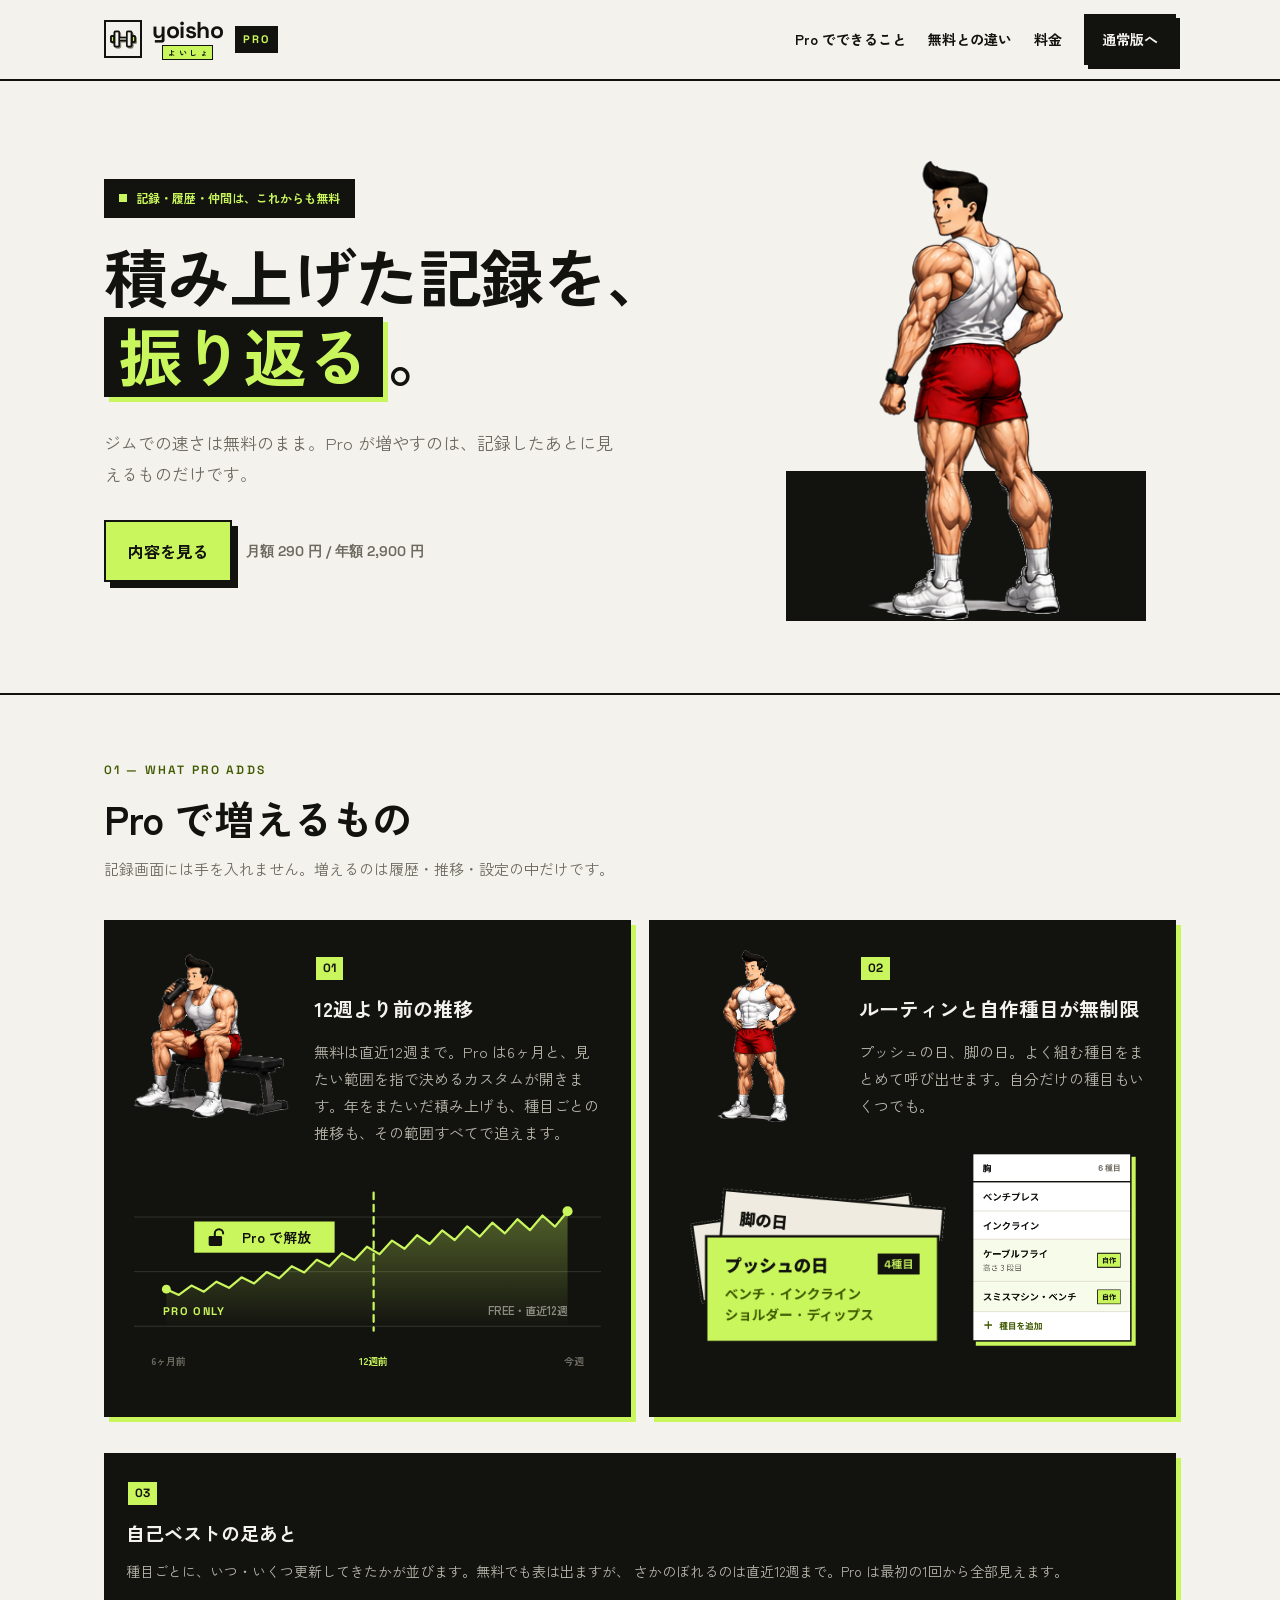
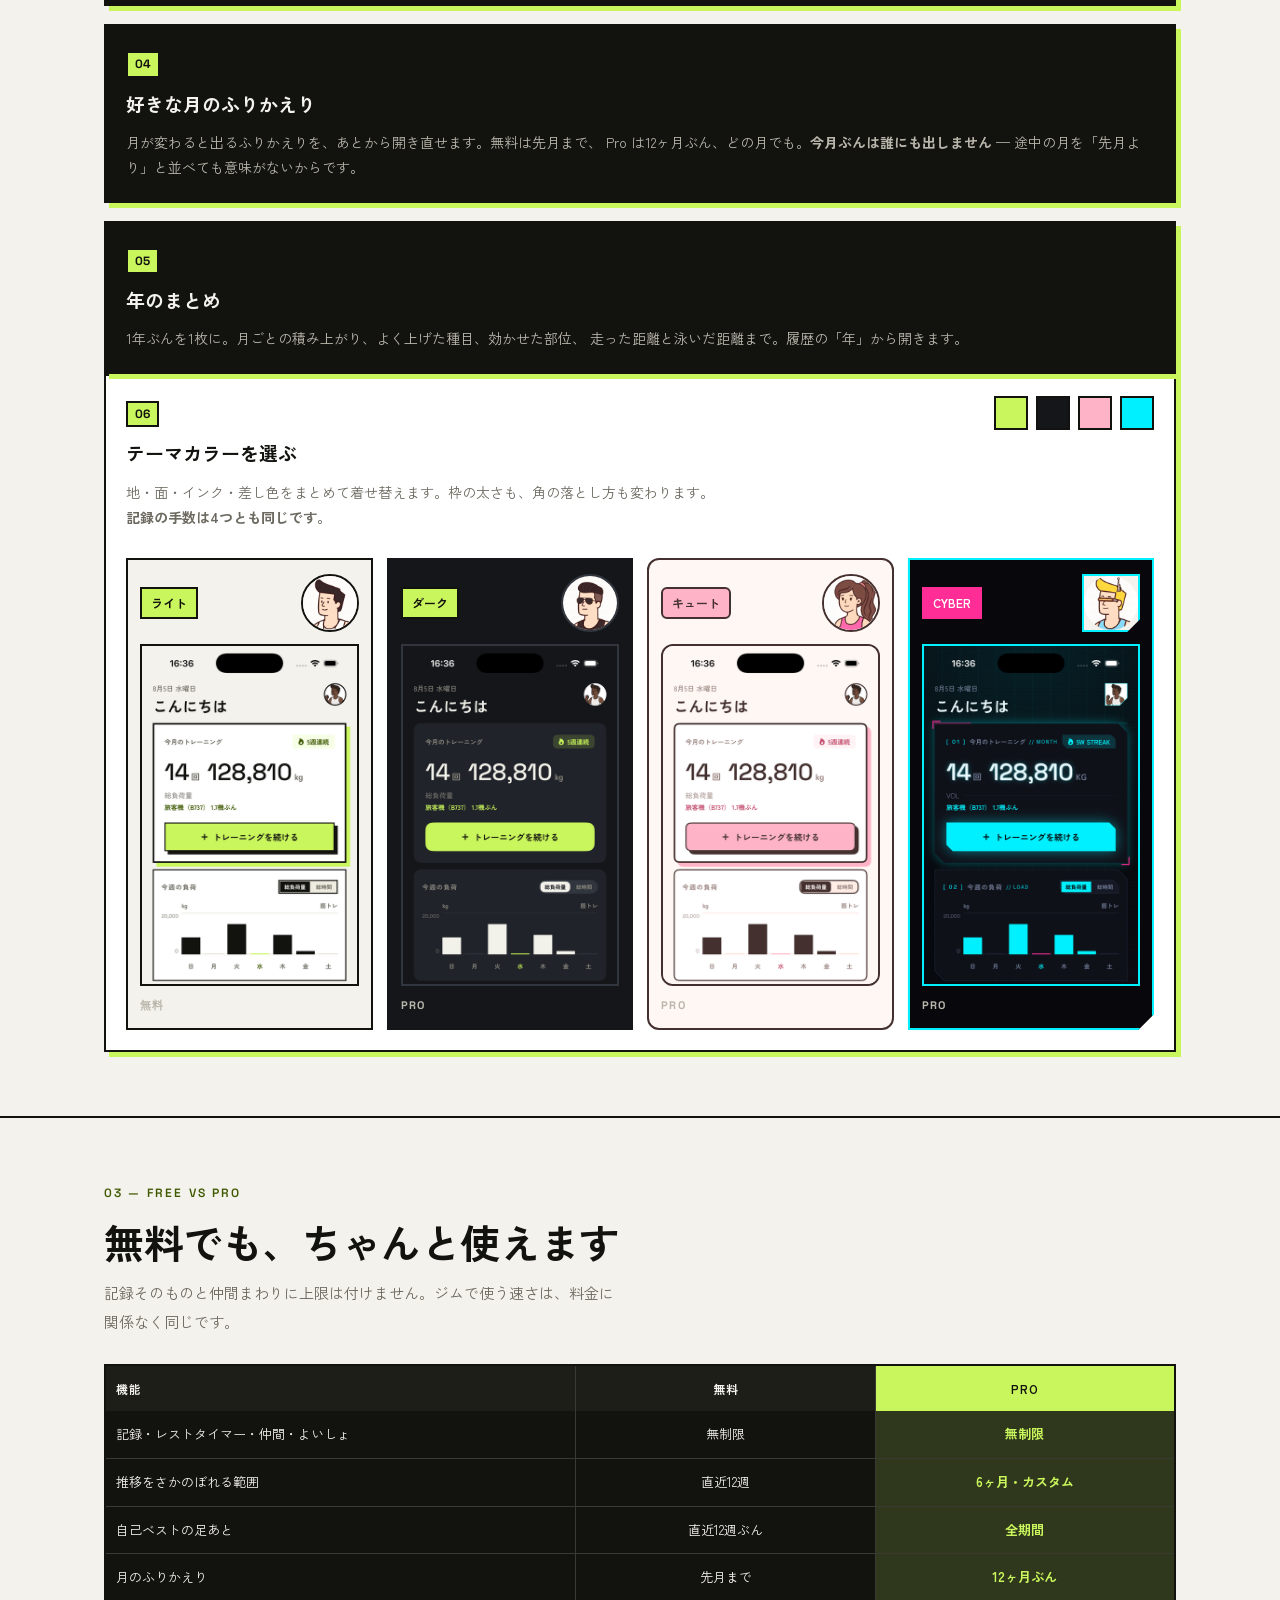
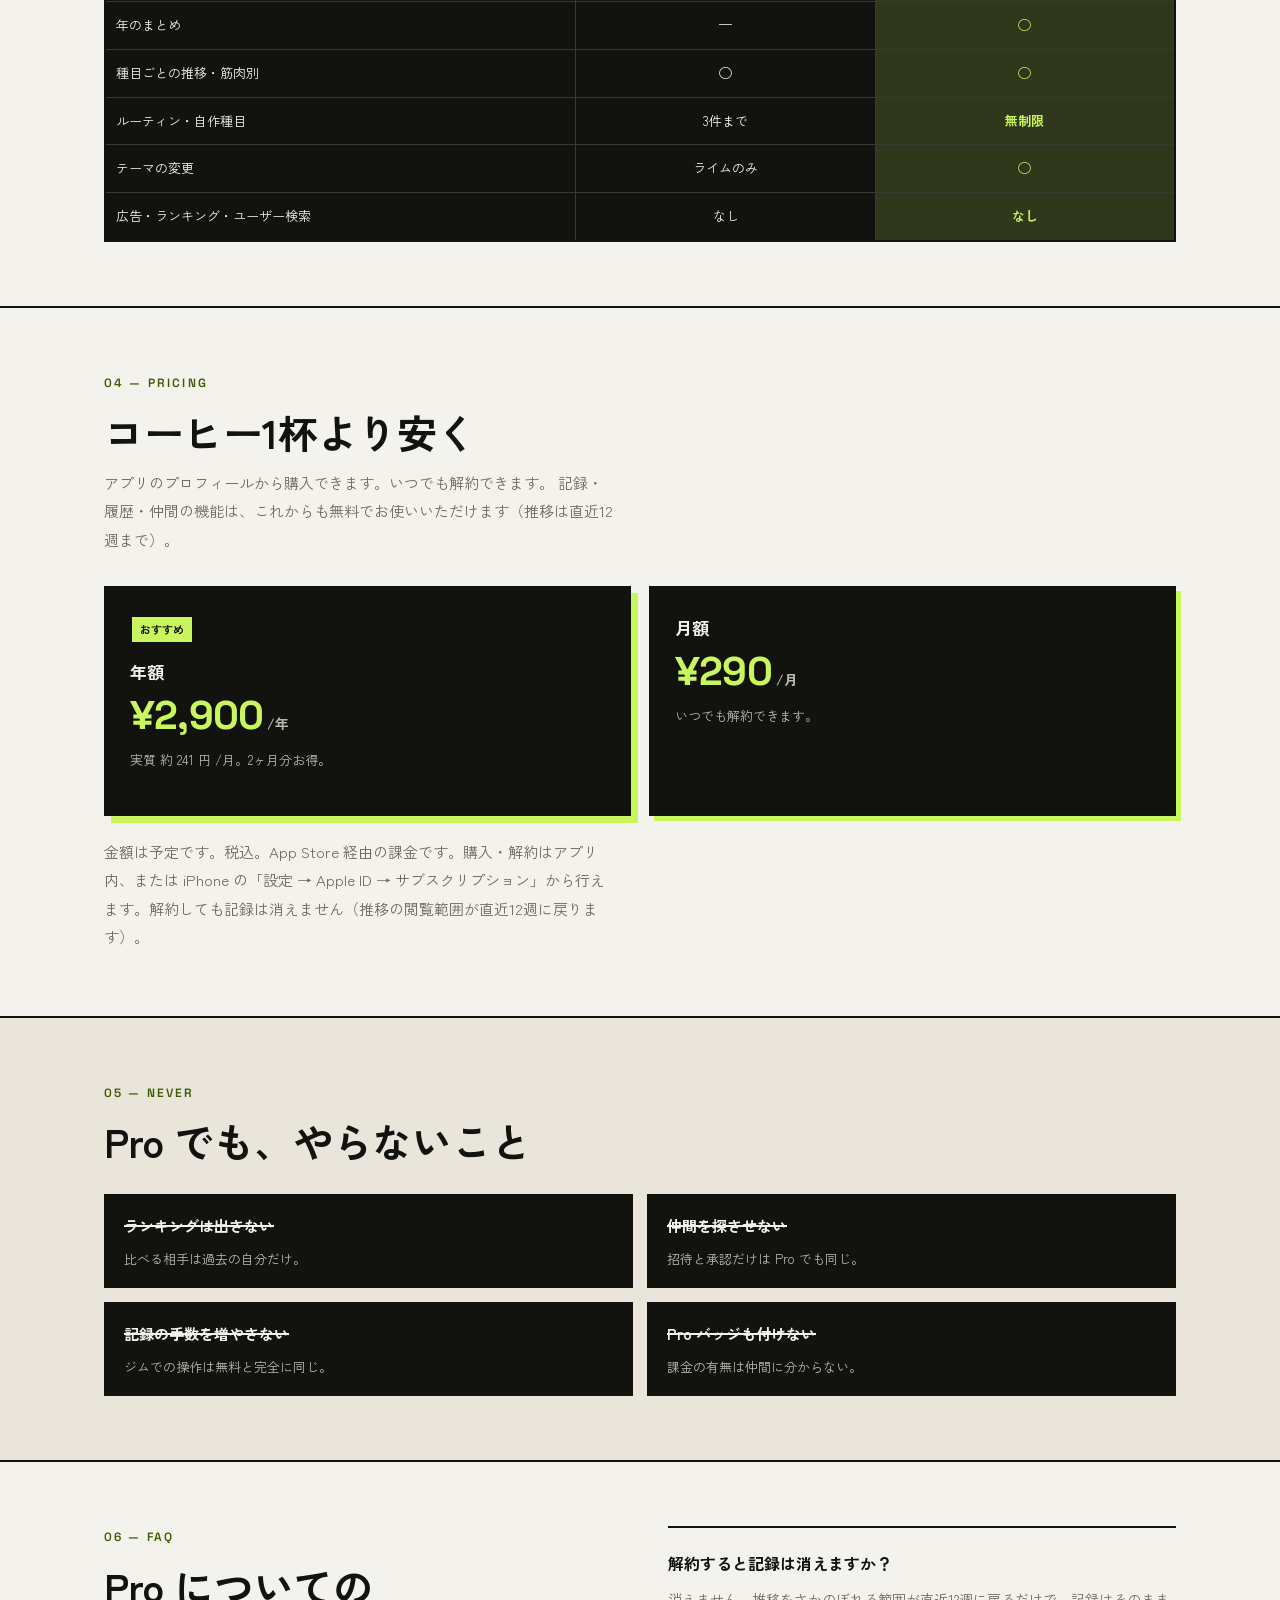
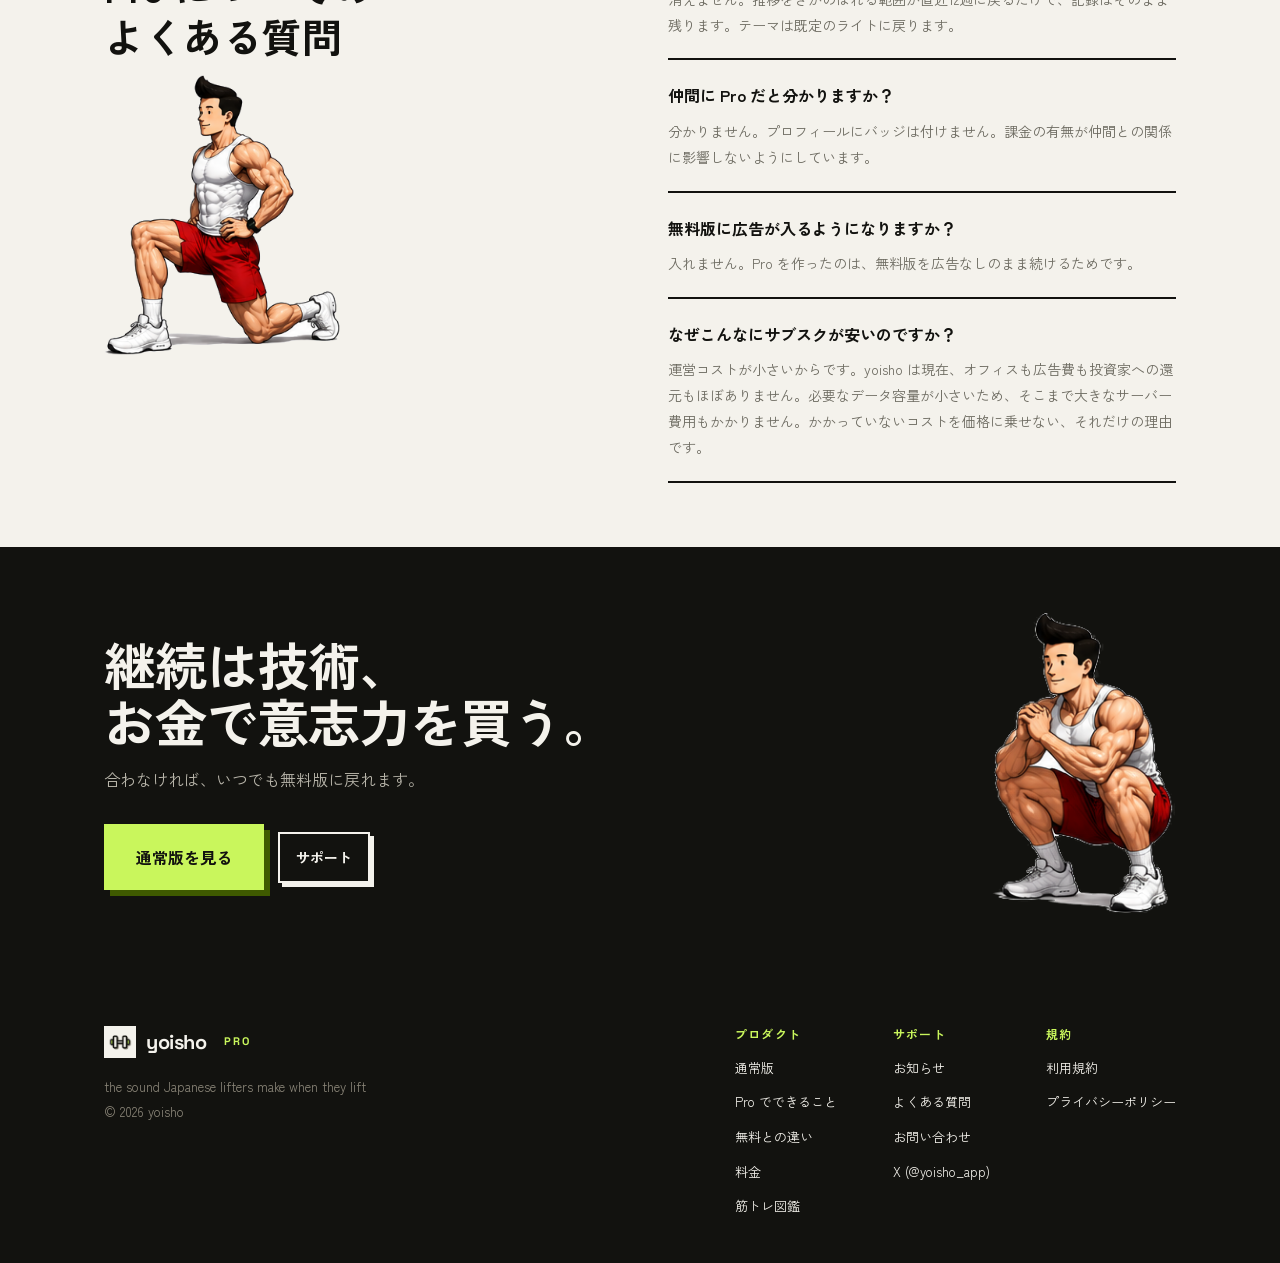
<file: pro.html>
<!DOCTYPE html>
<html lang="ja">

<head>
  <meta charset="utf-8">
  <meta name="viewport" content="width=device-width, initial-scale=1">
  <title>yoisho Pro — 積み上げた記録を、振り返る</title>
  <meta name="description"
    content="yoisho Pro は月額290円／年額2,900円。12週より前の推移、ルーティンと自作種目の無制限、テーマの変更。記録・仲間・レストタイマー・種目ごとの推移は無料のままです。">
  <meta name="theme-color" content="#F4F2EC">
  <meta property="og:title" content="yoisho Pro — 積み上げた記録を、振り返る">
  <meta property="og:description" content="ジムでの速さは無料のまま。Pro が増やすのは、記録したあとに見えるものだけです。">
  <meta property="og:type" content="website">
  <meta property="og:url" content="https://yoisho.jp/pro.html">
  <link rel="icon" href="img/icon-120.png">
  <link rel="preconnect" href="https://fonts.googleapis.com">
  <link rel="preconnect" href="https://fonts.gstatic.com" crossorigin>
  <link
    href="https://fonts.googleapis.com/css2?family=Space+Grotesk:wght@500;600;700&family=Zen+Kaku+Gothic+New:wght@400;700&display=swap"
    rel="stylesheet">
  <link rel="stylesheet" href="style.css?v=37">
</head>

<body class="lp pro-page">

  <!-- ヘッダー -->
  <div class="band-sec">
    <div class="inner">
      <nav class="nav">
        <a class="nav-logo" href="./" aria-label="yoisho Pro">
          <img src="img/icon-120.png" alt="">
          <span class="stack">
            <span class="word">yoisho</span>
            <span class="band">よいしょ</span>
          </span>
          <span class="pro-tag">PRO</span>
        </a>
        <div class="nav-links">
          <a class="hide-sp" href="#adds">Pro でできること</a>
          <a class="hide-sp" href="#compare">無料との違い</a>
          <a class="hide-sp" href="#price">料金</a>
          <a class="btn" href="./">通常版へ</a>
        </div>
      </nav>
    </div>
  </div>

  <!-- ヒーロー -->
  <div class="band-sec">
    <div class="inner">
      <div class="hero-lp">
        <div>
          <span class="pill"><span class="dot"></span>記録・履歴・仲間は、これからも無料</span>
          <h1 class="display">
            積み上げた記録を、<br>
            <span class="mark">振り返る</span>。
          </h1>
          <p class="sub">ジムでの速さは無料のまま。Pro が増やすのは、記録したあとに見えるものだけです。</p>
          <div class="hero-actions">
            <a class="cta" href="#adds">内容を見る</a>
            <span class="price-note">月額 290 円 / 年額 2,900 円</span>
          </div>
        </div>
        <div class="figure">
          <div class="plate"></div>
          <img src="img/pro/backfull.png" alt="背中を見せて立つ yoisho のキャラクター">
        </div>
      </div>
    </div>
  </div>

  <!-- 01 Pro で増えるもの -->
  <div class="band-sec" id="adds">
    <div class="inner sec">
      <p class="sec-eyebrow">01 — WHAT PRO ADDS</p>
      <h2>Pro で増えるもの</h2>
      <p class="sec-note">記録画面には手を入れません。増えるのは履歴・推移・設定の中だけです。</p>
      <div class="cards two">
        <div class="fcard trend-card">
          <div class="top">
            <img src="img/pro/bench.png" alt="">
            <div>
              <span class="no">01</span>
              <h3>12週より前の推移</h3>
              <p>無料は直近12週まで。Pro は6ヶ月と、見たい範囲を指で決めるカスタムが開きます。年をまたいだ積み上げも、種目ごとの推移も、その範囲すべてで追えます。</p>
            </div>
          </div>
        <svg class="trend" viewBox="0 0 838 394" role="img"
             aria-label="推移のグラフ。直近12週は無料で見え、それより前は Pro で開く">
          <defs>
            <linearGradient id="trendFill" x1="0" y1="0" x2="0" y2="1">
              <stop offset="0" stop-color="#C9F65C" stop-opacity=".34"/>
              <stop offset="1" stop-color="#C9F65C" stop-opacity="0"/>
            </linearGradient>
          </defs>

          <!-- 目盛り。読ませるものではないので、いちばん弱い線にする -->
          <g stroke="#3A3A33" stroke-width="1.5">
            <line x1="0" y1="88" x2="838" y2="88"/>
            <line x1="0" y1="186" x2="838" y2="186"/>
            <line x1="0" y1="284" x2="838" y2="284"/>
          </g>

          <polygon points="58,290 58.0,217.4 80.5,227.8 103.0,211.0 125.5,221.9 148.0,204.1 170.5,215.1 193.0,196.1 215.5,207.1 238.0,186.8 260.5,197.9 283.0,176.3 305.5,187.5 328.0,164.8 350.5,176.5 373.0,153.0 395.5,165.3 418.0,141.3 440.5,154.6 463.0,130.3 485.5,144.9 508.0,120.5 530.5,136.4 553.0,112.0 575.5,129.2 598.0,104.7 620.5,123.0 643.0,98.1 665.5,117.3 688.0,91.8 710.5,111.6 733.0,85.2 755.5,105.2 778.0,77.6 778,290" fill="url(#trendFill)"/>
          <polyline points="58.0,217.4 80.5,227.8 103.0,211.0 125.5,221.9 148.0,204.1 170.5,215.1 193.0,196.1 215.5,207.1 238.0,186.8 260.5,197.9 283.0,176.3 305.5,187.5 328.0,164.8 350.5,176.5 373.0,153.0 395.5,165.3 418.0,141.3 440.5,154.6 463.0,130.3 485.5,144.9 508.0,120.5 530.5,136.4 553.0,112.0 575.5,129.2 598.0,104.7 620.5,123.0 643.0,98.1 665.5,117.3 688.0,91.8 710.5,111.6 733.0,85.2 755.5,105.2 778.0,77.6" fill="none" stroke="#C9F65C" stroke-width="4"
                    stroke-linejoin="round" stroke-linecap="round"/>

          <!-- 12週前の境目。無料で見えるのはここから右 -->
          <line x1="430" y1="44" x2="430" y2="292" stroke="#C9F65C" stroke-width="4"
                stroke-dasharray="12 10" stroke-linecap="round"/>

          <circle cx="58" cy="217.4" r="8" fill="#C9F65C"/>
          <circle cx="778" cy="77.6" r="9" fill="#C9F65C"/>

          <!-- Pro で解放。開いた錠前 -->
          <g transform="translate(108 96)">
            <rect width="252" height="56" fill="#C9F65C"/>
            <!-- 開いた錠前。閉じた形だと「まだ開かない」に読める -->
            <g transform="translate(26 12)" fill="none" stroke="#12120F" stroke-width="3.6">
              <rect x="0" y="14" width="24" height="18" rx="2.5" fill="#12120F" stroke="none"/>
              <path d="M11 14V9.5a7.5 7.5 0 0 1 15 0" stroke-linecap="round"/>
            </g>
            <text x="86" y="38" class="t-badge">Pro で解放</text>
          </g>

          <text x="52" y="264" class="t-lock">PRO ONLY</text>
          <text x="778" y="264" class="t-free" text-anchor="end">FREE・直近12週</text>

          <text x="30" y="354" class="t-ax">6ヶ月前</text>
          <text x="430" y="354" class="t-ax on" text-anchor="middle">12週前</text>
          <text x="808" y="354" class="t-ax" text-anchor="end">今週</text>
        </svg>
        </div>
        <div class="fcard trend-card">
          <div class="top">
            <img src="img/pro/stand.png" alt="">
            <div>
              <span class="no">02</span>
              <h3>ルーティンと自作種目が無制限</h3>
              <p>プッシュの日、脚の日。よく組む種目をまとめて呼び出せます。自分だけの種目もいくつでも。</p>
            </div>
          </div>

          <!-- 左＝ルーティンの束、右＝「自作」札つきの種目一覧。
               地の色（#12120F）は画像に焼いてあり、箱の黒とそのまま溶ける -->
          <div class="rt-shots">
            <img src="img/pro/routines-stack.png" width="666" height="422"
                 alt="ルーティン「プッシュの日」4種目のカードの後ろに「脚の日」が重なっている図">
            <img src="img/pro/custom-badge.png" width="701" height="815"
                 alt="胸の種目一覧。ケーブルフライとスミスマシン・ベンチに「自作」の札が付き、下に「種目を追加」がある図">
          </div>
        </div>
      </div>

      <!-- 振り返りの3つ。**絵は作らない。**
           推移とルーティンは実物を見せる価値があるが、こちらは「どこまで遡れるか」の話で、
           絵にしても同じグラフが並ぶだけになる。文字で正確に書くほうが伝わる -->
      <div class="cards">
        <div class="fcard">
          <div class="top">
            <div>
              <span class="no">03</span>
              <h3>自己ベストの足あと</h3>
              <p>種目ごとに、いつ・いくつ更新してきたかが並びます。無料でも表は出ますが、
                さかのぼれるのは直近12週まで。Pro は最初の1回から全部見えます。</p>
            </div>
          </div>
        </div>
        <div class="fcard">
          <div class="top">
            <div>
              <span class="no">04</span>
              <h3>好きな月のふりかえり</h3>
              <p>月が変わると出るふりかえりを、あとから開き直せます。無料は先月まで、
                Pro は12ヶ月ぶん、どの月でも。<strong>今月ぶんは誰にも出しません</strong>
                — 途中の月を「先月より」と並べても意味がないからです。</p>
            </div>
          </div>
        </div>
        <div class="fcard">
          <div class="top">
            <div>
              <span class="no">05</span>
              <h3>年のまとめ</h3>
              <p>1年ぶんを1枚に。月ごとの積み上がり、よく上げた種目、効かせた部位、
                走った距離と泳いだ距離まで。履歴の「年」から開きます。</p>
            </div>
          </div>
        </div>
      </div>

      <!-- テーマは文字で説明しても伝わらない。4つ並べて見せる。
           **枠ごとその配色で塗る**（角の落とし方まで、そのテーマの作りに合わせる） -->
      <div class="fcard themes-card">
        <div class="themes-head">
          <div>
            <span class="no">06</span>
            <h3>テーマカラーを選ぶ</h3>
            <p>地・面・インク・差し色をまとめて着せ替えます。枠の太さも、角の落とし方も変わります。
              <strong>記録の手数は4つとも同じです。</strong></p>
          </div>
          <div class="swatches" aria-hidden="true">
            <span style="background:#C9F65C"></span>
            <span style="background:#15161A"></span>
            <span style="background:#FFB3C7"></span>
            <span style="background:#00F0FF"></span>
          </div>
        </div>

        <div class="themes">
          <div class="theme t-light">
            <div class="head">
              <span class="tname">ライト</span>
              <img class="face" src="img/theme/avatar-light.png" alt="">
            </div>
            <div class="phone"><img src="img/theme/shot-light.png" alt="ライトテーマのホーム画面"></div>
            <p class="tnote">無料</p>
          </div>
          <div class="theme t-dark">
            <div class="head">
              <span class="tname">ダーク</span>
              <img class="face" src="img/theme/avatar-dark.png" alt="">
            </div>
            <div class="phone"><img src="img/theme/shot-dark.png" alt="ダークテーマのホーム画面"></div>
            <p class="tnote">PRO</p>
          </div>
          <div class="theme t-cute">
            <div class="head">
              <span class="tname">キュート</span>
              <img class="face" src="img/theme/avatar-cute.png" alt="">
            </div>
            <div class="phone"><img src="img/theme/shot-cute.png" alt="キュートテーマのホーム画面"></div>
            <p class="tnote">PRO</p>
          </div>
          <div class="theme t-cyber">
            <div class="head">
              <span class="tname">CYBER</span>
              <img class="face" src="img/theme/avatar-cyber.png" alt="">
            </div>
            <div class="phone"><img src="img/theme/shot-cyber.png" alt="サイバーパンクテーマのホーム画面"></div>
            <p class="tnote">PRO</p>
          </div>
        </div>
      </div>
    </div>
  </div>

  <!-- 03 無料との違い -->
  <div class="band-sec" id="compare">
    <div class="inner sec">
      <p class="sec-eyebrow">03 — FREE VS PRO</p>
      <h2>無料でも、ちゃんと使えます</h2>
      <p class="sec-note">記録そのものと仲間まわりに上限は付けません。ジムで使う速さは、料金に関係なく同じです。</p>
      <div style="overflow-x:auto">
        <table class="compare">
          <thead>
            <tr>
              <th>機能</th>
              <th>無料</th>
              <th class="pro-col">PRO</th>
            </tr>
          </thead>
          <tbody>
            <tr>
              <td>記録・レストタイマー・仲間・よいしょ</td>
              <td>無制限</td>
              <td class="pro-col">無制限</td>
            </tr>
            <tr>
              <td>推移をさかのぼれる範囲</td>
              <td>直近12週</td>
              <td class="pro-col">6ヶ月・カスタム</td>
            </tr>
            <tr>
              <td>自己ベストの足あと</td>
              <td>直近12週ぶん</td>
              <td class="pro-col">全期間</td>
            </tr>
            <tr>
              <td>月のふりかえり</td>
              <td>先月まで</td>
              <td class="pro-col">12ヶ月ぶん</td>
            </tr>
            <tr>
              <td>年のまとめ</td>
              <td>—</td>
              <td class="pro-col">◯</td>
            </tr>
            <tr>
              <td>種目ごとの推移・筋肉別</td>
              <td>◯</td>
              <td class="pro-col">◯</td>
            </tr>
            <tr>
              <td>ルーティン・自作種目</td>
              <td>3件まで</td>
              <td class="pro-col">無制限</td>
            </tr>
            <tr>
              <td>テーマの変更</td>
              <td>ライムのみ</td>
              <td class="pro-col">◯</td>
            </tr>
            <tr>
              <td>広告・ランキング・ユーザー検索</td>
              <td>なし</td>
              <td class="pro-col">なし</td>
            </tr>
          </tbody>
        </table>
      </div>
    </div>
  </div>

  <!-- 04 料金 -->
  <div class="band-sec" id="price">
    <div class="inner sec">
      <p class="sec-eyebrow">04 — PRICING</p>
      <h2>コーヒー1杯より安く</h2>
      <p class="sec-note" style="margin-bottom:22px">アプリのプロフィールから購入できます。いつでも解約できます。
        記録・履歴・仲間の機能は、これからも無料でお使いいただけます（推移は直近12週まで）。</p>
      <div class="plans">
        <div class="plan best">
          <span class="badge">おすすめ</span>
          <h3>年額</h3>
          <div><span class="amount">¥2,900</span> <span class="per">/年</span></div>
          <p>実質 約 241 円 /月。2ヶ月分お得。</p>
        </div>
        <div class="plan">
          <h3>月額</h3>
          <div><span class="amount">¥290</span> <span class="per">/月</span></div>
          <p>いつでも解約できます。</p>
        </div>
      </div>
      <p class="sec-note" style="margin-top:22px">金額は予定です。税込。App Store 経由の課金です。購入・解約はアプリ内、または iPhone の「設定 → Apple ID →
        サブスクリプション」から行えます。解約しても記録は消えません（推移の閲覧範囲が直近12週に戻ります）。</p>
    </div>
  </div>

  <!-- 05 Pro でもやらないこと -->
  <div class="band-sec" style="background:var(--surface2)">
    <div class="inner sec">
      <p class="sec-eyebrow">05 — NEVER</p>
      <h2>Pro でも、やらないこと</h2>
      <div class="never">
        <div>
          <h3>ランキングは出さない</h3>
          <p>比べる相手は過去の自分だけ。</p>
        </div>
        <div>
          <h3>仲間を探させない</h3>
          <p>招待と承認だけは Pro でも同じ。</p>
        </div>
        <div>
          <h3>記録の手数を増やさない</h3>
          <p>ジムでの操作は無料と完全に同じ。</p>
        </div>
        <div>
          <h3>Pro バッジも付けない</h3>
          <p>課金の有無は仲間に分からない。</p>
        </div>
      </div>
    </div>
  </div>

  <!-- 06 よくある質問 -->
  <div class="band-sec" id="faq">
    <div class="inner sec faq">
      <div>
        <p class="sec-eyebrow">06 — FAQ</p>
        <h2>Pro についての<br>よくある質問</h2>
        <img class="faq-fig" src="img/pro/kneel.png" alt="片膝をついた yoisho のキャラクター">
      </div>
      <div class="qa">
        <div class="q">
          <h3>解約すると記録は消えますか？</h3>
          <p>消えません。推移をさかのぼれる範囲が直近12週に戻るだけで、記録はそのまま残ります。テーマは既定のライトに戻ります。</p>
        </div>
        <div class="q">
          <h3>仲間に Pro だと分かりますか？</h3>
          <p>分かりません。プロフィールにバッジは付けません。課金の有無が仲間との関係に影響しないようにしています。</p>
        </div>
        <div class="q">
          <h3>無料版に広告が入るようになりますか？</h3>
          <p>入れません。Pro を作ったのは、無料版を広告なしのまま続けるためです。</p>
        </div>
        <div class="q">
          <h3>なぜこんなにサブスクが安いのですか？</h3>
          <p>運営コストが小さいからです。yoisho
            は現在、オフィスも広告費も投資家への還元もほぼありません。必要なデータ容量が小さいため、そこまで大きなサーバー費用もかかりません。かかっていないコストを価格に乗せない、それだけの理由です。</p>
        </div>
      </div>
    </div>
  </div>

  <!-- 締め -->
  <div class="band-sec closing-sec">
    <div class="inner closing">
      <div>
        <h2>継続は技術、<br>お金で意志力を買う。</h2>
        <p class="sec-note">合わなければ、いつでも無料版に戻れます。</p>
        <div class="hero-actions" style="margin-top:0">
          <a class="cta-invert" href="./">通常版を見る</a>
          <a class="btn" href="support.html">サポート</a>
        </div>
      </div>
      <div class="stand">
        <img src="img/pro/squatlow.png" alt="しゃがんだ yoisho のキャラクター">
      </div>
    </div>
  </div>

  <footer class="lp-footer">
    <div class="inner">
      <div>
        <div class="foot-brand">
          <span class="sq"><img src="img/icon-120.png" alt=""></span>
          <span class="en">yoisho</span>
          <span class="pro-tag">PRO</span>
        </div>
        <p class="foot-tag" style="margin:0">the sound Japanese lifters make when they lift<br>© 2026 yoisho</p>
      </div>
      <div class="foot-cols">
        <div>
          <span class="head">プロダクト</span>
          <a href="./">通常版</a>
          <a href="#adds">Pro でできること</a>
          <a href="#compare">無料との違い</a>
          <a href="#price">料金</a>
          <a href="atlas.html">筋トレ図鑑</a>
        </div>
        <div>
          <span class="head">サポート</span>
          <a href="news.html">お知らせ</a>
        <a href="support.html">よくある質問</a>
          <a href="mailto:support@yoisho.jp">お問い合わせ</a>
          <a href="https://x.com/yoisho_app">X (@yoisho_app)</a>
        </div>
        <div>
          <span class="head">規約</span>
          <a href="terms.html">利用規約</a>
          <a href="privacy.html">プライバシーポリシー</a>
        </div>
      </div>
    </div>
  </footer>

</body>

</html>
</file>
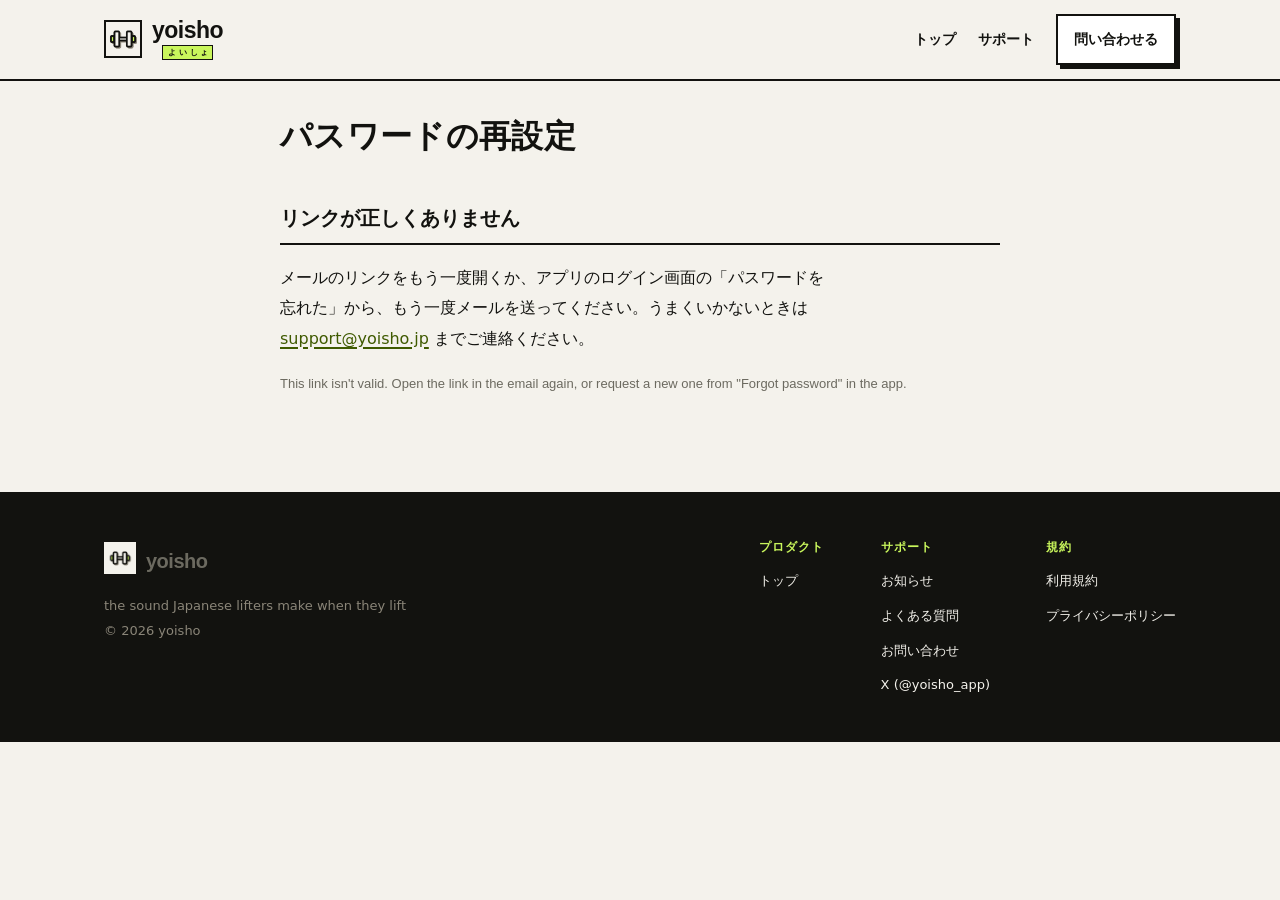
<file: reset.html>
<!DOCTYPE html>
<html lang="ja">
<head>
<meta charset="utf-8">
<meta http-equiv="Content-Security-Policy" content="default-src 'none'; script-src 'self'; style-src 'self' 'unsafe-inline' https://fonts.googleapis.com; font-src https://fonts.gstatic.com; img-src 'self'; connect-src https://ojyyixzjiccdmmzpdpwx.supabase.co; base-uri 'none'; form-action 'none'">
<meta name="viewport" content="width=device-width, initial-scale=1">
<title>パスワードの再設定 | yoisho</title>
<meta name="description" content="yoisho のパスワードを新しくします。">
<meta name="robots" content="noindex">
<meta name="referrer" content="no-referrer">
<meta name="theme-color" content="#F4F2EC">
<link rel="preconnect" href="https://fonts.googleapis.com">
<link rel="preconnect" href="https://fonts.gstatic.com" crossorigin>
<link href="https://fonts.googleapis.com/css2?family=Space+Grotesk:wght@500;600;700&family=Zen+Kaku+Gothic+New:wght@400;700&display=swap" rel="stylesheet">
<link rel="icon" href="img/icon-120.png">
<link rel="stylesheet" href="style.css?v=38">
<style>
  .reset-form { display: grid; gap: 14px; max-width: 26em; margin-top: 28px; }
  .reset-form label { display: grid; gap: 6px; font-weight: 700; }
  .reset-form input { font: inherit; padding: 12px 14px; border: 2px solid var(--ink); border-radius: 10px; background: #fff; }
  .reset-form .hint { font-weight: 400; font-size: 13px; color: var(--text2); }
  .reset-error { color: #B42318; font-weight: 700; margin: 0; }
  .en { color: var(--text2); font-size: 13px; margin-top: 6px; }
</style>
</head>
<body>
<div class="band-sec">
  <div class="inner">
    <nav class="nav">
      <a class="nav-logo" href="./" aria-label="yoisho">
        <img src="img/icon-120.png" alt="">
        <span class="stack">
          <span class="word">yoisho</span>
          <span class="band">よいしょ</span>
        </span>
      </a>
      <div class="nav-links">
        <a class="hide-sp" href="./">トップ</a>
        <a class="hide-sp" href="support.html">サポート</a>
        <a class="btn" href="mailto:support@yoisho.jp">問い合わせる</a>
      </div>
    </nav>
  </div>
</div>

<div class="wrap">

<h1>パスワードの再設定</h1>

<section data-step="form" hidden>
  <p class="lead">新しいパスワードを決めてください</p>
  <p class="en" lang="en">Reset your yoisho password.</p>
  <form id="reset-form" class="reset-form" novalidate>
    <label>新しいパスワード <span class="hint">8 文字以上 / at least 8 characters</span>
      <input id="pw" type="password" autocomplete="new-password" minlength="8" required>
    </label>
    <label>もう一度 <span class="hint">確認のため / confirm</span>
      <input id="pw2" type="password" autocomplete="new-password" minlength="8" required>
    </label>
    <p id="error" class="reset-error" role="alert" hidden></p>
    <p><button id="submit" class="btn" type="submit">パスワードを変える</button></p>
  </form>
</section>

<section class="chapter" data-step="done" hidden>
  <div class="head"><h2>パスワードを変えました</h2></div>
  <!-- 2026-10-28: アプリの「パスワードを変更」（サインインしたまま）からも、ここへ来る。
       そのときアプリはサインインしたままなので、「ログインしてください」と言い切らない -->
  <p class="prose"><strong>次に yoisho にログインするときから、新しいパスワードを使ってください。</strong>アプリでサインインしたままなら、そのまま使えます。このページは閉じてかまいません。</p>
  <p class="en" lang="en">Your password has been changed. Use the new password the next time you sign in. If you're still signed in to the app, you can keep using it.</p>
  <p style="margin-top:22px"><a class="btn" href="yoisho://">アプリを開く</a></p>
</section>

<section class="chapter" data-step="expired" hidden>
  <div class="head"><h2>このリンクは使えません</h2></div>
  <p class="prose">期限が切れているか、すでに使われたリンクです。アプリのログイン画面の「パスワードを忘れた」から、もう一度メールを送ってください。</p>
  <p class="en" lang="en">This link has expired or was already used. Request a new email from "Forgot password" in the app.</p>
</section>

<section class="chapter" data-step="invalid" hidden>
  <div class="head"><h2>リンクが正しくありません</h2></div>
  <p class="prose">メールのリンクをもう一度開くか、アプリのログイン画面の「パスワードを忘れた」から、もう一度メールを送ってください。うまくいかないときは <a href="mailto:support@yoisho.jp">support@yoisho.jp</a> までご連絡ください。</p>
  <p class="en" lang="en">This link isn't valid. Open the link in the email again, or request a new one from "Forgot password" in the app.</p>
</section>

<noscript><p class="prose">このページは JavaScript を使います。ブラウザの設定で有効にしてから、もう一度開いてください。</p></noscript>

</div>

<footer class="lp-footer">
  <div class="inner">
    <div>
      <div class="foot-brand">
        <span class="sq"><img src="img/icon-120.png" alt=""></span>
        <span class="en">yoisho</span>
      </div>
      <p class="foot-tag" style="margin:0">the sound Japanese lifters make when they lift<br>© 2026 yoisho</p>
    </div>
    <div class="foot-cols">
      <div>
        <span class="head">プロダクト</span>
        <a href="./">トップ</a>
      </div>
      <div>
        <span class="head">サポート</span>
        <a href="news.html">お知らせ</a>
        <a href="support.html">よくある質問</a>
        <a href="mailto:support@yoisho.jp">お問い合わせ</a>
        <a href="https://x.com/yoisho_app">X (@yoisho_app)</a>
      </div>
      <div>
        <span class="head">規約</span>
        <a href="terms.html">利用規約</a>
        <a href="privacy.html">プライバシーポリシー</a>
      </div>
    </div>
  </div>
</footer>
<script src="reset.js?v=2"></script>
</body>
</html>
</file>
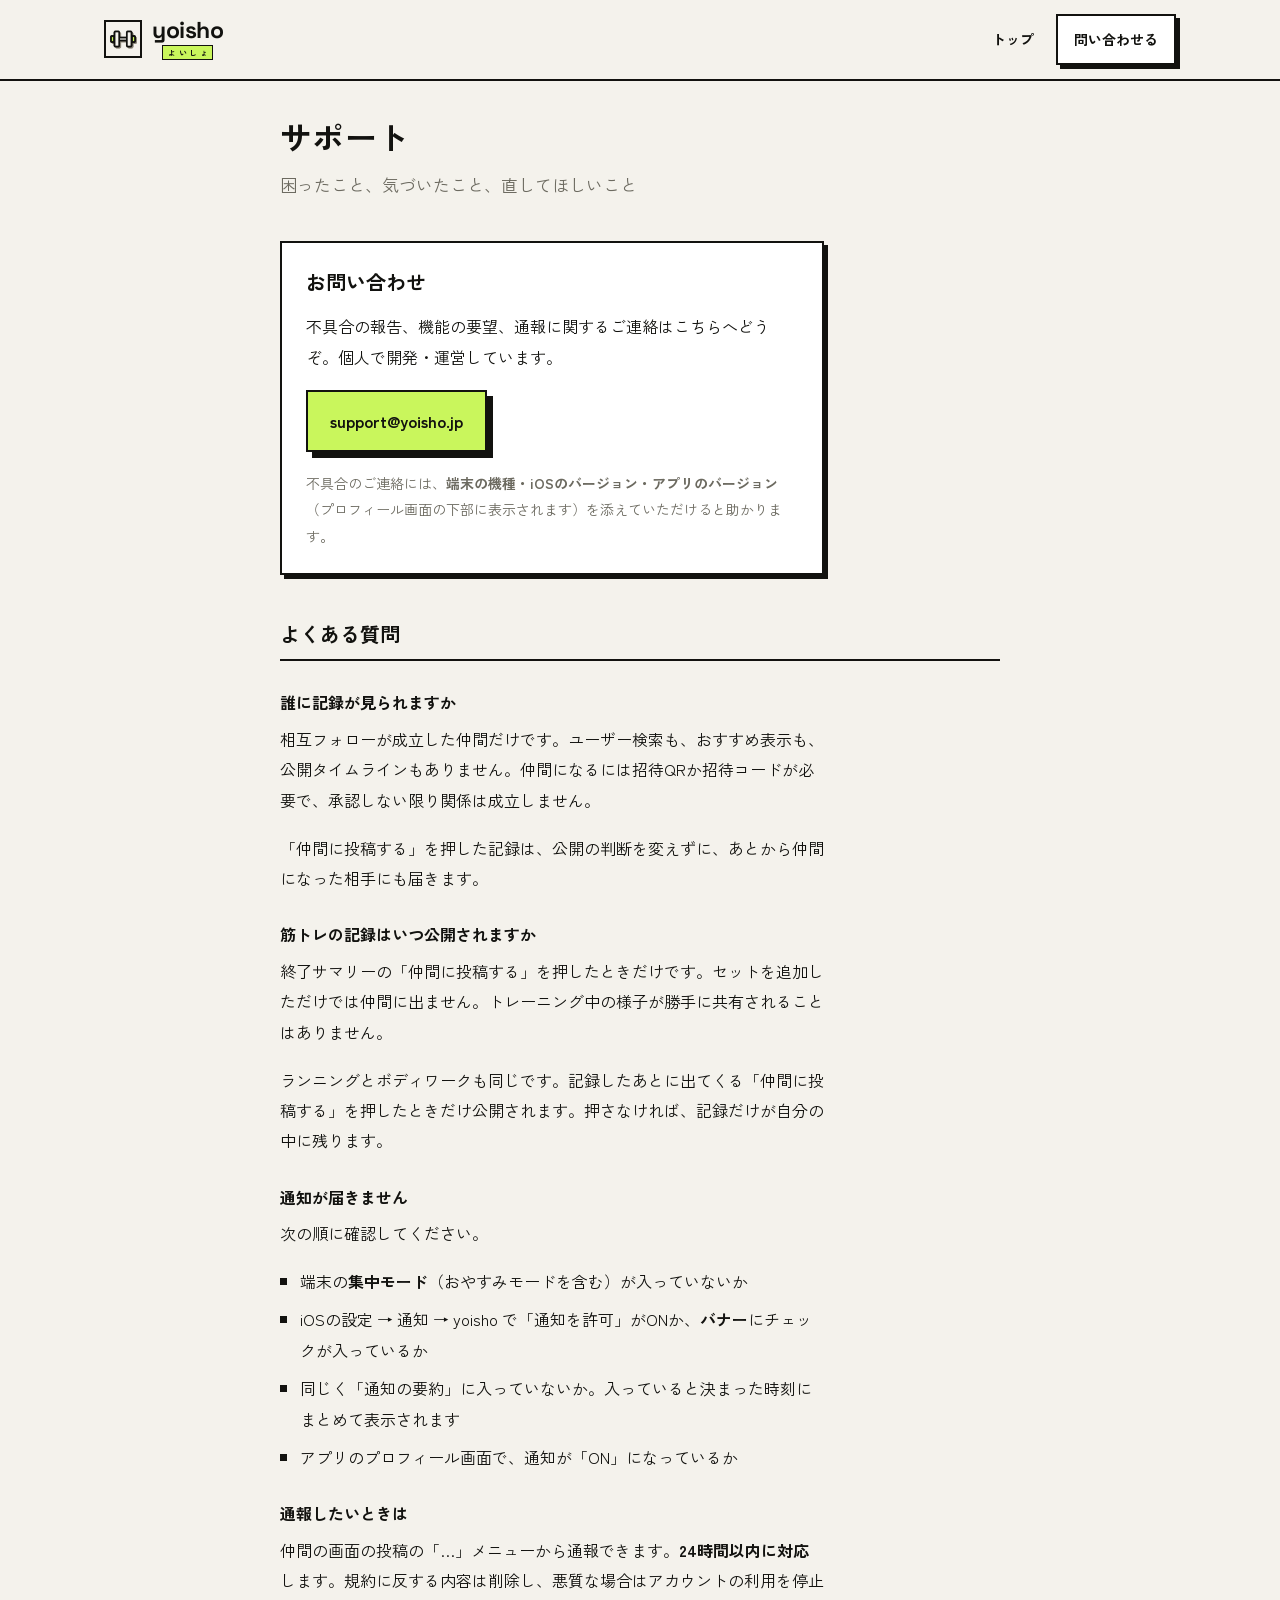
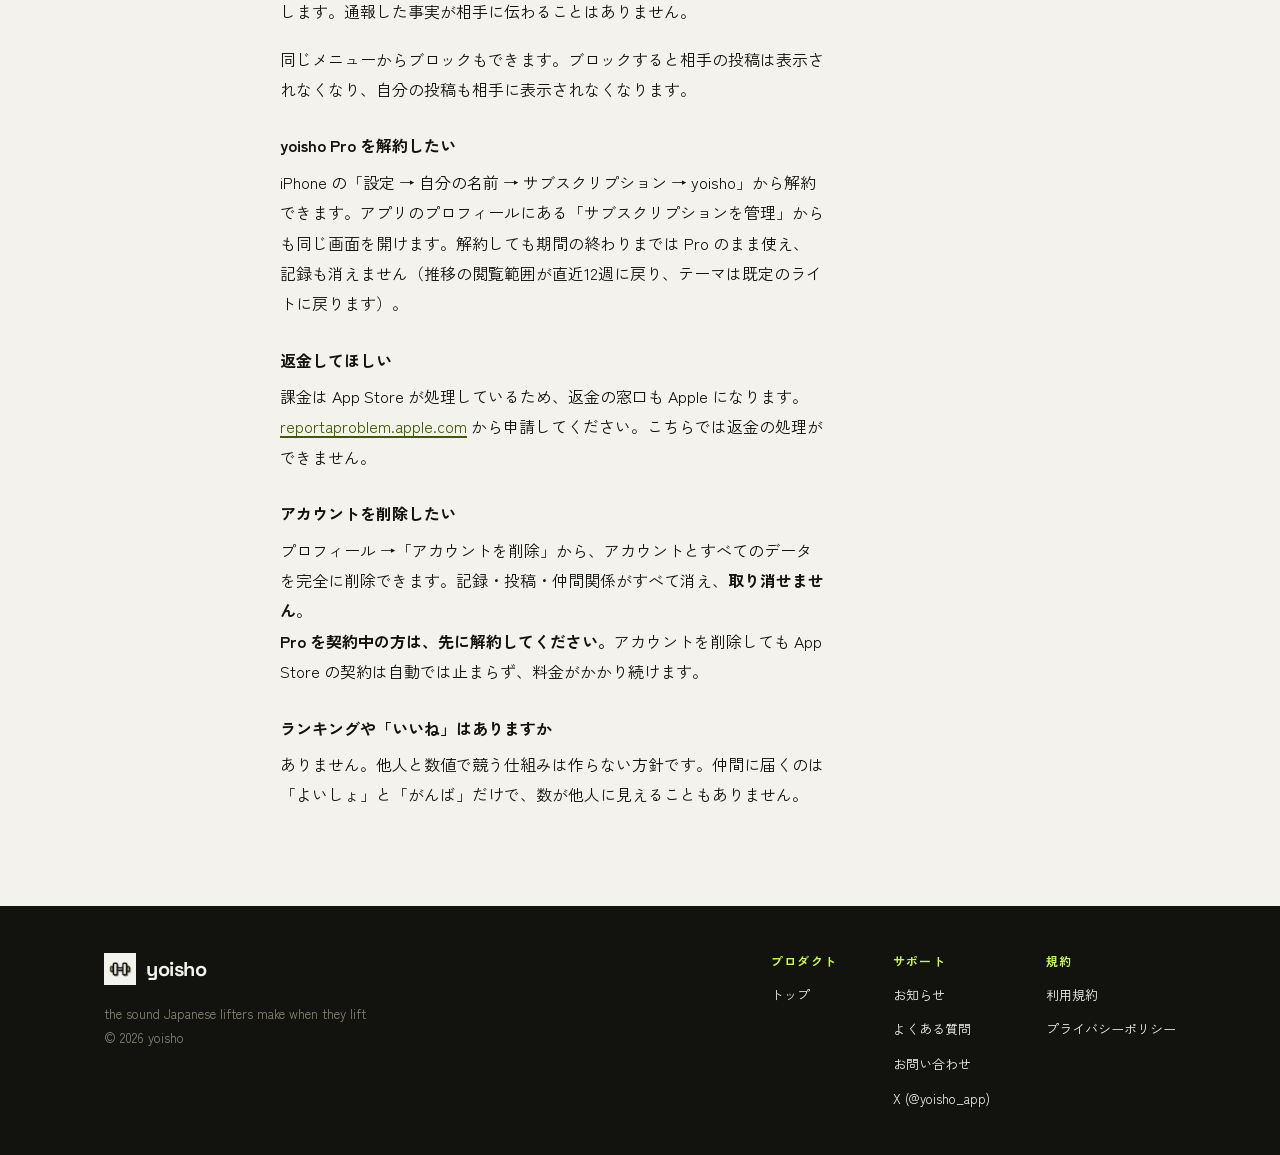
<file: support.html>
<!DOCTYPE html>
<html lang="ja">
<head>
<meta charset="utf-8">
<meta name="viewport" content="width=device-width, initial-scale=1">
<title>サポート | yoisho</title>
<meta name="description" content="筋トレ記録アプリ yoisho のサポートページ。よくある質問、通報への対応、お問い合わせ先。">
<meta name="theme-color" content="#F4F2EC">
<link rel="preconnect" href="https://fonts.googleapis.com">
<link rel="preconnect" href="https://fonts.gstatic.com" crossorigin>
<link href="https://fonts.googleapis.com/css2?family=Space+Grotesk:wght@500;600;700&family=Zen+Kaku+Gothic+New:wght@400;700&display=swap" rel="stylesheet">
<link rel="icon" href="img/icon-120.png">
<link rel="stylesheet" href="style.css?v=37">
</head>
<body>
<div class="band-sec">
  <div class="inner">
    <nav class="nav">
      <a class="nav-logo" href="./" aria-label="yoisho">
        <img src="img/icon-120.png" alt="">
        <span class="stack">
          <span class="word">yoisho</span>
          <span class="band">よいしょ</span>
        </span>
      </a>
      <div class="nav-links">
        <a class="hide-sp" href="./">トップ</a>
        <a class="btn" href="mailto:support@yoisho.jp">問い合わせる</a>
      </div>
    </nav>
  </div>
</div>

<div class="wrap">

<h1>サポート</h1>
<p class="lead">困ったこと、気づいたこと、直してほしいこと</p>

<section>
  <div class="card prose">
    <h2>お問い合わせ</h2>
    <p>不具合の報告、機能の要望、通報に関するご連絡はこちらへどうぞ。個人で開発・運営しています。</p>
    <p><a class="cta" href="mailto:support@yoisho.jp">support@yoisho.jp</a></p>
    <p style="font-size:14px; color:var(--text2); margin:16px 0 0">
      不具合のご連絡には、<strong>端末の機種・iOSのバージョン・アプリのバージョン</strong>（プロフィール画面の下部に表示されます）を添えていただけると助かります。
    </p>
  </div>
</section>

<section class="chapter">
  <div class="head"><h2>よくある質問</h2></div>

  <h3>誰に記録が見られますか</h3>
  <p class="prose">相互フォローが成立した仲間だけです。ユーザー検索も、おすすめ表示も、公開タイムラインもありません。仲間になるには招待QRか招待コードが必要で、承認しない限り関係は成立しません。</p>
  <p class="prose">「仲間に投稿する」を押した記録は、公開の判断を変えずに、あとから仲間になった相手にも届きます。</p>

  <h3>筋トレの記録はいつ公開されますか</h3>
  <p class="prose">終了サマリーの「仲間に投稿する」を押したときだけです。セットを追加しただけでは仲間に出ません。トレーニング中の様子が勝手に共有されることはありません。</p>
  <p class="prose">ランニングとボディワークも同じです。記録したあとに出てくる「仲間に投稿する」を押したときだけ公開されます。押さなければ、記録だけが自分の中に残ります。</p>

  <h3>通知が届きません</h3>
  <p class="prose">次の順に確認してください。</p>
  <ul class="prose">
    <li>端末の<strong>集中モード</strong>（おやすみモードを含む）が入っていないか</li>
    <li>iOSの設定 → 通知 → yoisho で「通知を許可」がONか、<strong>バナー</strong>にチェックが入っているか</li>
    <li>同じく「通知の要約」に入っていないか。入っていると決まった時刻にまとめて表示されます</li>
    <li>アプリのプロフィール画面で、通知が「ON」になっているか</li>
  </ul>

  <h3>通報したいときは</h3>
  <p class="prose">仲間の画面の投稿の「…」メニューから通報できます。<strong>24時間以内に対応</strong>します。規約に反する内容は削除し、悪質な場合はアカウントの利用を停止します。通報した事実が相手に伝わることはありません。</p>
  <p class="prose">同じメニューからブロックもできます。ブロックすると相手の投稿は表示されなくなり、自分の投稿も相手に表示されなくなります。</p>

  <h3>yoisho Pro を解約したい</h3>
  <p class="prose">iPhone の「設定 → 自分の名前 → サブスクリプション → yoisho」から解約できます。アプリのプロフィールにある「サブスクリプションを管理」からも同じ画面を開けます。解約しても期間の終わりまでは Pro のまま使え、記録も消えません（推移の閲覧範囲が直近12週に戻り、テーマは既定のライトに戻ります）。</p>

  <h3>返金してほしい</h3>
  <p class="prose">課金は App Store が処理しているため、返金の窓口も Apple になります。<a href="https://reportaproblem.apple.com/">reportaproblem.apple.com</a> から申請してください。こちらでは返金の処理ができません。</p>

  <h3>アカウントを削除したい</h3>
  <p class="prose">プロフィール →「アカウントを削除」から、アカウントとすべてのデータを完全に削除できます。記録・投稿・仲間関係がすべて消え、<strong>取り消せません</strong>。<br>
    <strong>Pro を契約中の方は、先に解約してください。</strong>アカウントを削除しても App Store の契約は自動では止まらず、料金がかかり続けます。</p>

  <h3>ランキングや「いいね」はありますか</h3>
  <p class="prose">ありません。他人と数値で競う仕組みは作らない方針です。仲間に届くのは「よいしょ」と「がんば」だけで、数が他人に見えることもありません。</p>
</section>

</div>

<footer class="lp-footer">
  <div class="inner">
    <div>
      <div class="foot-brand">
        <span class="sq"><img src="img/icon-120.png" alt=""></span>
        <span class="en">yoisho</span>
      </div>
      <p class="foot-tag" style="margin:0">the sound Japanese lifters make when they lift<br>© 2026 yoisho</p>
    </div>
    <div class="foot-cols">
      <div>
        <span class="head">プロダクト</span>
        <a href="./">トップ</a>
      </div>
      <div>
        <span class="head">サポート</span>
        <a href="news.html">お知らせ</a>
        <a href="support.html">よくある質問</a>
        <a href="mailto:support@yoisho.jp">お問い合わせ</a>
        <a href="https://x.com/yoisho_app">X (@yoisho_app)</a>
      </div>
      <div>
        <span class="head">規約</span>
        <a href="terms.html">利用規約</a>
        <a href="privacy.html">プライバシーポリシー</a>
      </div>
    </div>
  </div>
</footer>
</body>
</html>
</file>
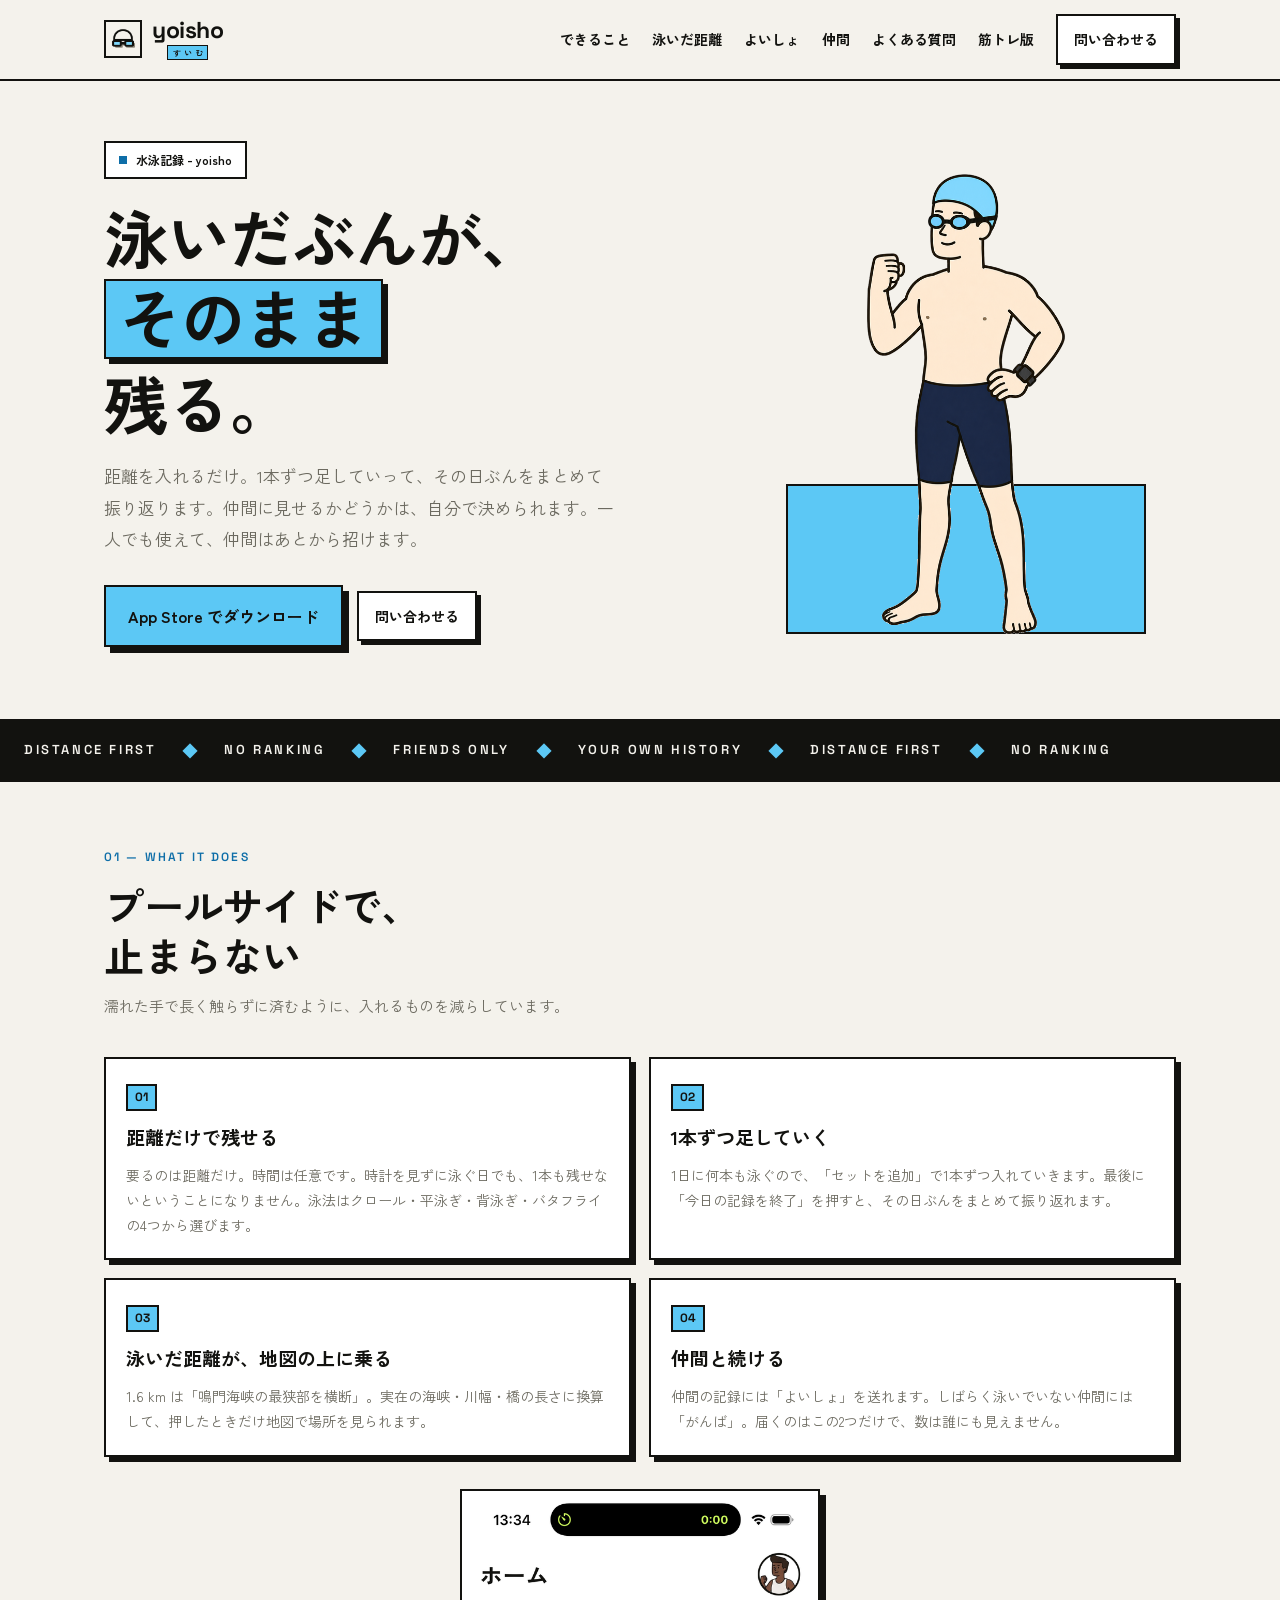
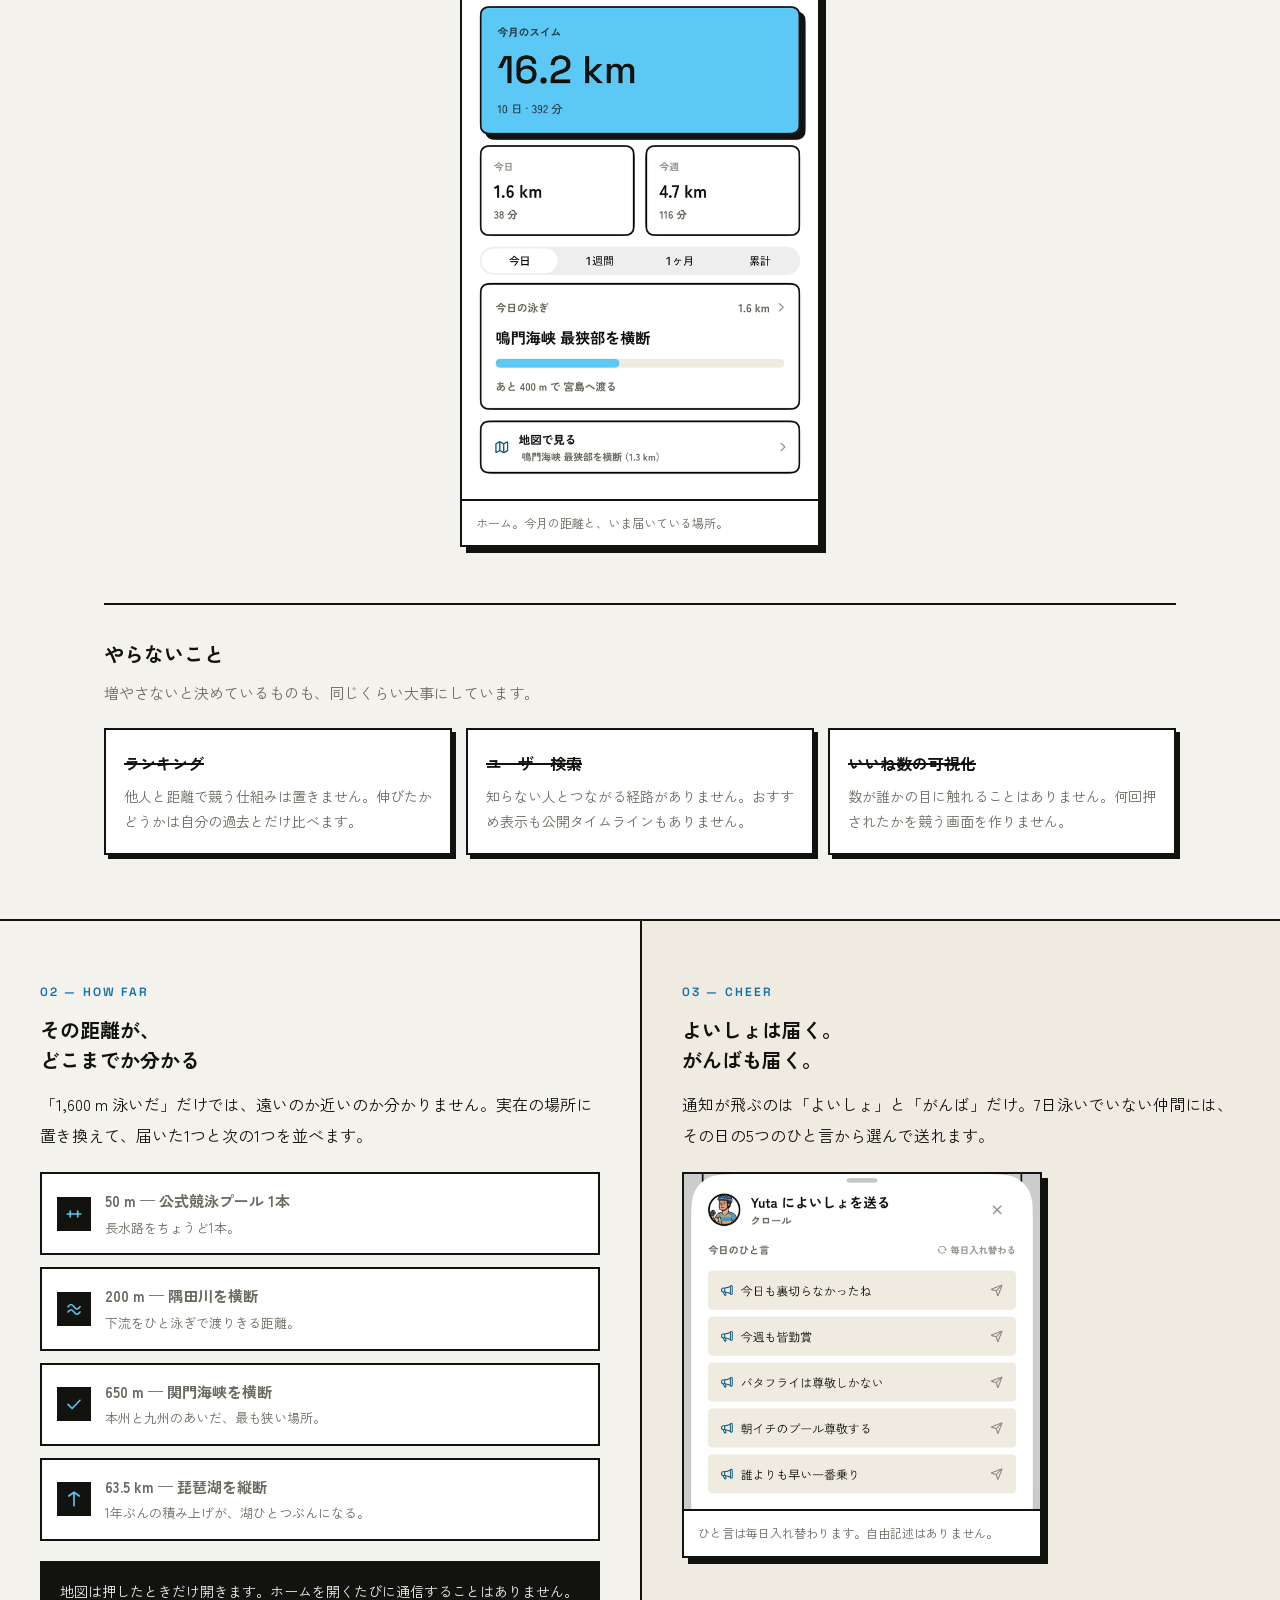
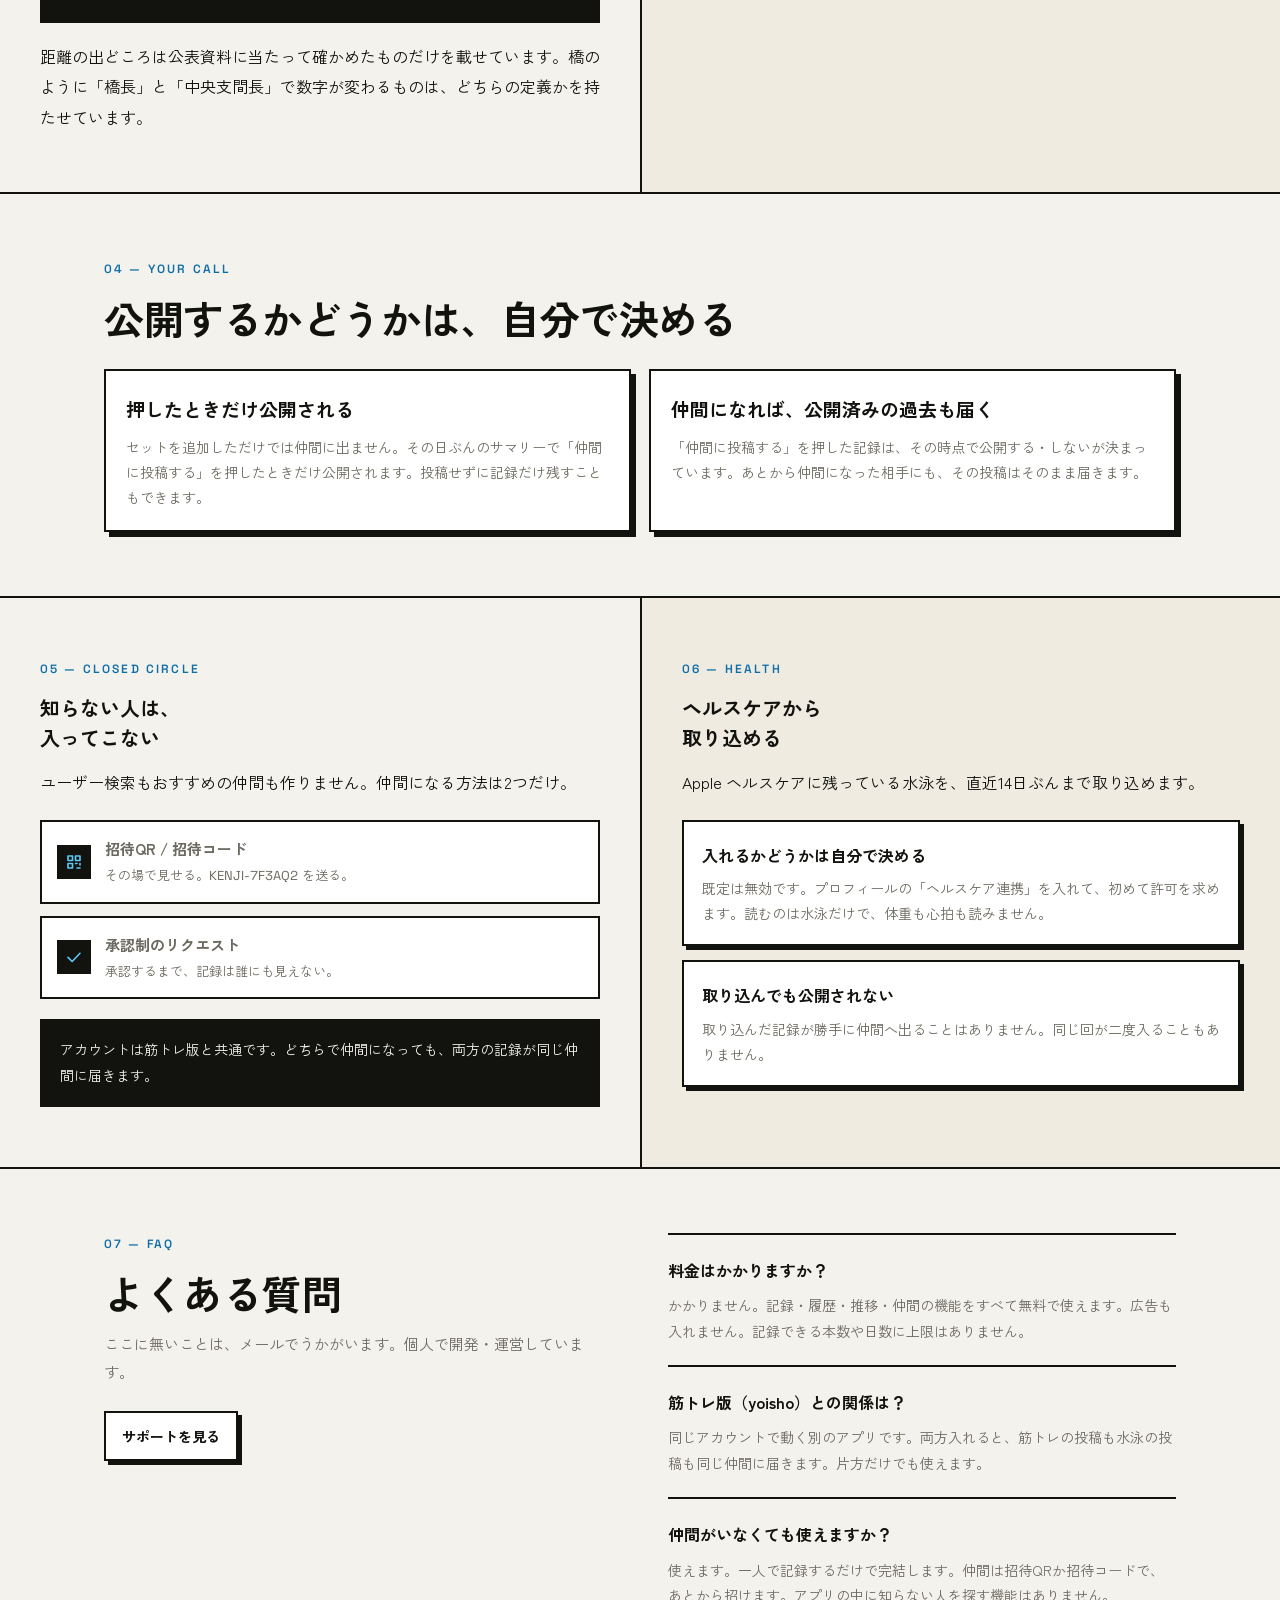
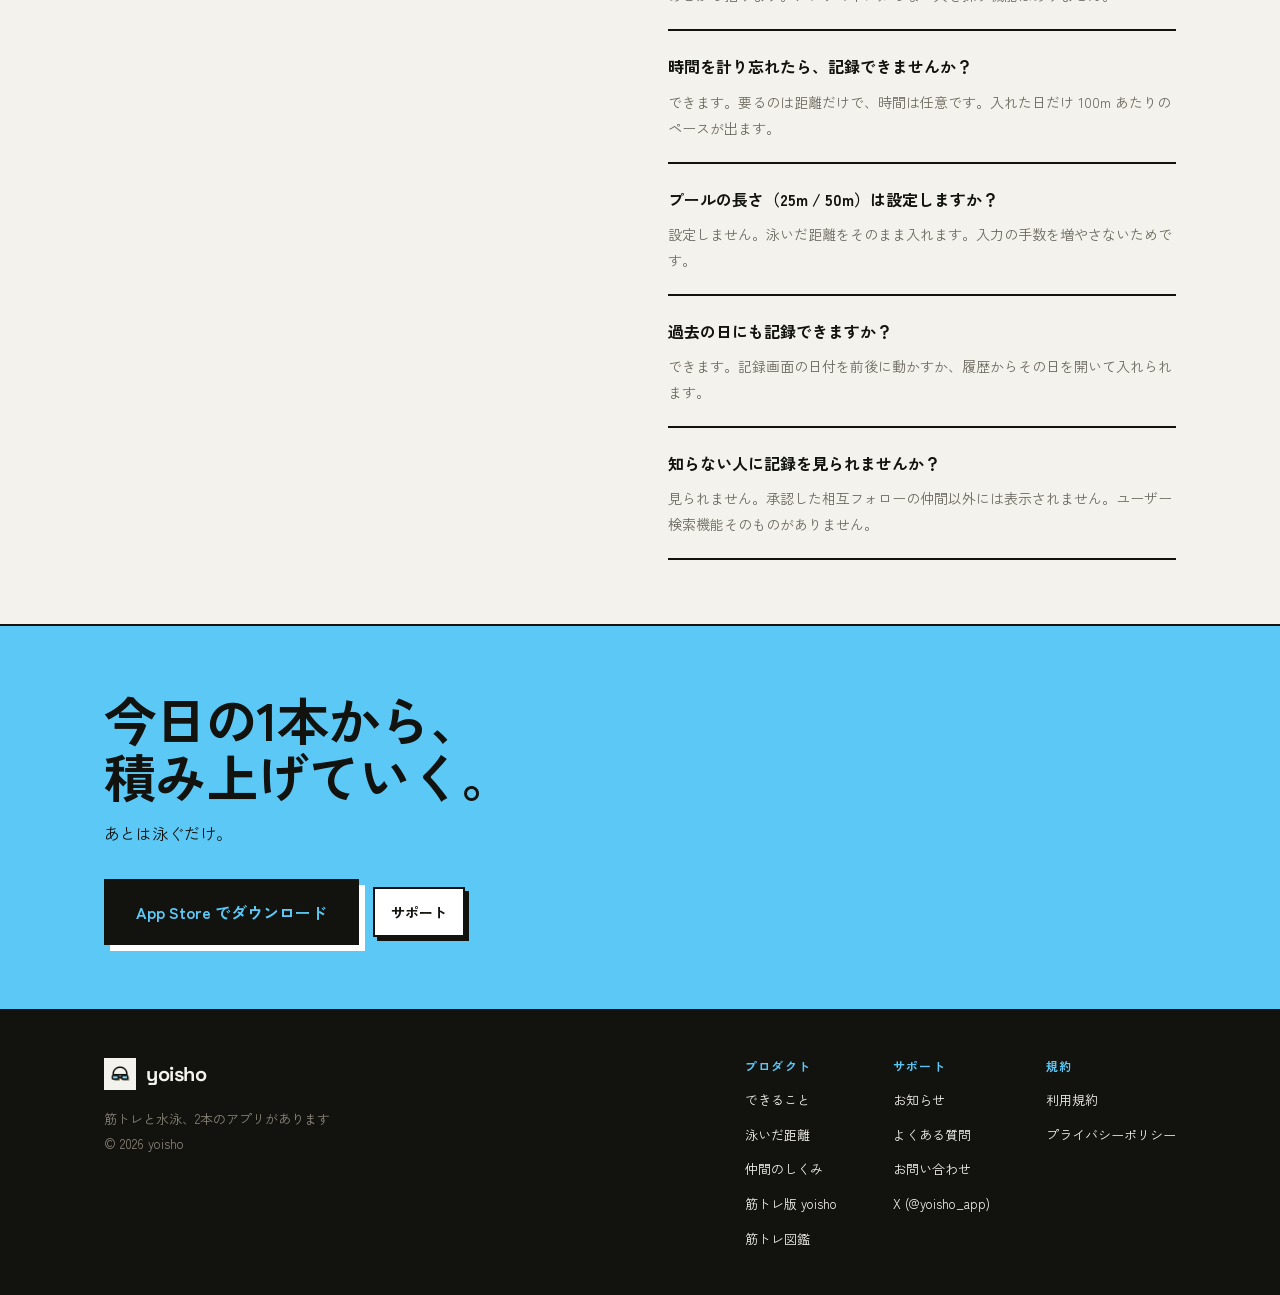
<file: swim.html>
<!DOCTYPE html>
<html lang="ja">

<head>
  <meta charset="utf-8">
  <meta name="viewport" content="width=device-width, initial-scale=1">
  <title>水泳記録 - yoisho — 泳いだぶんが、そのまま残る</title>
  <meta name="description" content="仲間と続ける水泳記録アプリ。距離を入れるだけで残せて、泳いだぶんは実在の海峡や川の大きさに換算されます。記録が見えるのは承認した相互フォローの仲間だけ。一人でも使えて、仲間はあとから招けます。">
  <meta name="theme-color" content="#F4F2EC">
  <meta property="og:title" content="水泳記録 - yoisho — 泳いだぶんが、そのまま残る">
  <meta property="og:description" content="距離を入れるだけ。泳いだぶんは実在の海峡や川の大きさに換算されます。公開は相互フォローの仲間だけ。">
  <meta property="og:type" content="website">
  <meta property="og:url" content="https://yoisho.jp/swim.html">
  <meta property="og:image" content="https://yoisho.jp/img/swim/link-image.png">
  <meta property="og:image:width" content="1200">
  <meta property="og:image:height" content="630">
  <meta name="twitter:card" content="summary_large_image">
  <meta name="twitter:image" content="https://yoisho.jp/img/swim/link-image.png">
  <link rel="icon" href="img/swim/icon-120.png">
  <link rel="preconnect" href="https://fonts.googleapis.com">
  <link rel="preconnect" href="https://fonts.gstatic.com" crossorigin>
  <link
    href="https://fonts.googleapis.com/css2?family=Space+Grotesk:wght@500;600;700&family=Zen+Kaku+Gothic+New:wght@400;700&display=swap"
    rel="stylesheet">
  <link rel="stylesheet" href="style.css?v=38">
  <link rel="canonical" href="https://yoisho.jp/swim.html">
  <script type="application/ld+json">
{
  "@context": "https://schema.org",
  "@type": "MobileApplication",
  "@id": "https://yoisho.jp/swim.html#app",
  "name": "水泳記録 - yoisho",
  "alternateName": [
    "yoisho",
    "よいしょ"
  ],
  "description": "仲間と続ける水泳記録アプリ。距離を入れるだけで残せて、泳いだぶんは実在の海峡や川の大きさに換算されます。記録が見えるのは承認した相互フォローの仲間だけ。",
  "operatingSystem": "iOS",
  "applicationCategory": "HealthApplication",
  "inLanguage": [
    "ja",
    "en",
    "fr"
  ],
  "url": "https://yoisho.jp/swim.html",
  "downloadUrl": "https://apps.apple.com/jp/app/id6801551094",
  "installUrl": "https://apps.apple.com/jp/app/id6801551094",
  "image": "https://yoisho.jp/img/icon-400.png",
  "offers": {
    "@type": "Offer",
    "price": "0",
    "priceCurrency": "JPY"
  }
}
  </script>
</head>

<!-- 差し色だけ水色（アプリの Brand と同じ #5CC8F5）。骨格は筋トレの LP と同じ -->

<body class="lp swim">

  <!-- ヘッダー -->
  <div class="band-sec">
    <div class="inner">
      <nav class="nav">
        <a class="nav-logo" href="swim.html" aria-label="水泳記録 - yoisho">
          <img src="img/swim/icon-120.png" alt="">
          <span class="stack">
            <span class="word">yoisho</span>
            <span class="band">すいむ</span>
          </span>
        </a>
        <div class="nav-links">
          <a class="hide-sp" href="#what">できること</a>
          <a class="hide-sp" href="#landmark">泳いだ距離</a>
          <a class="hide-sp" href="#cheer">よいしょ</a>
          <a class="hide-sp" href="#circle">仲間</a>
          <a class="hide-sp" href="#faq">よくある質問</a>
          <a class="hide-sp" href="./">筋トレ版</a>
          <a class="btn" href="mailto:support@yoisho.jp">問い合わせる</a>
        </div>
      </nav>
    </div>
  </div>

  <!-- ヒーロー。右はキャラクターではなくアプリの実物（水泳のポーズの絵を持っていない） -->
  <div class="band-sec">
    <div class="inner">
      <div class="hero-lp">
        <div>
          <span class="pill"><span class="dot"></span>水泳記録 - yoisho</span>
          <h1 class="display">
            泳いだぶんが、<br>
            <span class="mark">そのまま</span><br>
            残る。
          </h1>
          <p class="sub">距離を入れるだけ。1本ずつ足していって、その日ぶんをまとめて振り返ります。仲間に見せるかどうかは、自分で決められます。一人でも使えて、仲間はあとから招けます。</p>
          <div class="hero-actions">
            <a class="cta" href="https://apps.apple.com/jp/app/id6801551094">App Store でダウンロード</a>
            <a class="btn" href="mailto:support@yoisho.jp">問い合わせる</a>
          </div>
        </div>
        <div class="figure">
          <div class="plate"></div>
          <img src="img/swim/swimmer.png" alt="キャップとゴーグルをつけた yoisho のキャラクター">
        </div>
      </div>
    </div>
  </div>

  <div class="marquee band-sec">
    <span>DISTANCE FIRST</span><i>◆</i>
    <span>NO RANKING</span><i>◆</i>
    <span>FRIENDS ONLY</span><i>◆</i>
    <span>YOUR OWN HISTORY</span><i>◆</i>
    <span>DISTANCE FIRST</span><i>◆</i>
    <span>NO RANKING</span>
  </div>

  <!-- 01 できること -->
  <div class="band-sec" id="what">
    <div class="inner sec">
      <p class="sec-eyebrow">01 — WHAT IT DOES</p>
      <h2>プールサイドで、<br>止まらない</h2>
      <p class="sec-note">濡れた手で長く触らずに済むように、入れるものを減らしています。</p>

      <div class="cards two">
        <div class="fcard">
          <div>
            <span class="no">01</span>
            <h3>距離だけで残せる</h3>
            <p>要るのは距離だけ。時間は任意です。時計を見ずに泳ぐ日でも、1本も残せないということになりません。泳法はクロール・平泳ぎ・背泳ぎ・バタフライの4つから選びます。</p>
          </div>
        </div>
        <div class="fcard">
          <div>
            <span class="no">02</span>
            <h3>1本ずつ足していく</h3>
            <p>1日に何本も泳ぐので、「セットを追加」で1本ずつ入れていきます。最後に「今日の記録を終了」を押すと、その日ぶんをまとめて振り返れます。</p>
          </div>
        </div>
        <div class="fcard">
          <div>
            <span class="no">03</span>
            <h3>泳いだ距離が、地図の上に乗る</h3>
            <p>1.6 km は「鳴門海峡の最狭部を横断」。実在の海峡・川幅・橋の長さに換算して、押したときだけ地図で場所を見られます。</p>
          </div>
        </div>
        <div class="fcard">
          <div>
            <span class="no">04</span>
            <h3>仲間と続ける</h3>
            <p>仲間の記録には「よいしょ」を送れます。しばらく泳いでいない仲間には「がんば」。届くのはこの2つだけで、数は誰にも見えません。</p>
          </div>
        </div>
      </div>

      <figure class="shot" style="margin:32px auto 0">
        <img src="img/swim/home.png" alt="yoisho スイムのホーム画面。今月のスイム 16.2 km と、泳いだ距離の換算が出ている"
             width="620" height="1059" loading="lazy">
        <figcaption>ホーム。今月の距離と、いま届いている場所。</figcaption>
      </figure>

      <h3 class="subhead" style="margin-top:56px">やらないこと</h3>
      <p class="sec-note" style="margin-bottom:20px">増やさないと決めているものも、同じくらい大事にしています。</p>
      <div class="grid cols-3">
        <div class="tile">
          <h3 class="struck">ランキング</h3>
          <p>他人と距離で競う仕組みは置きません。伸びたかどうかは自分の過去とだけ比べます。</p>
        </div>
        <div class="tile">
          <h3 class="struck">ユーザー検索</h3>
          <p>知らない人とつながる経路がありません。おすすめ表示も公開タイムラインもありません。</p>
        </div>
        <div class="tile">
          <h3 class="struck">いいね数の可視化</h3>
          <p>数が誰かの目に触れることはありません。何回押されたかを競う画面を作りません。</p>
        </div>
      </div>
    </div>
  </div>

  <!-- 02 泳いだ距離 -->
  <div class="band-sec split" id="landmark">
    <div>
      <p class="sec-eyebrow">02 — HOW FAR</p>
      <h2>その距離が、<br>どこまでか分かる</h2>
      <p class="sec-note" style="margin-bottom:22px">「1,600 m 泳いだ」だけでは、遠いのか近いのか分かりません。実在の場所に置き換えて、届いた1つと次の1つを並べます。</p>

      <div class="route">
        <span class="mark" aria-hidden="true">
          <svg viewBox="0 0 24 24"><path d="M3 12h18M7 8v8M17 8v8" /></svg>
        </span>
        <span>
          <b>50 m — 公式競泳プール 1本</b>
          <span>長水路をちょうど1本。</span>
        </span>
      </div>
      <div class="route">
        <span class="mark" aria-hidden="true">
          <svg viewBox="0 0 24 24"><path d="M4 16c3-4 5-4 8 0s5 4 8 0M4 9c3-4 5-4 8 0s5 4 8 0" /></svg>
        </span>
        <span>
          <b>200 m — 隅田川を横断</b>
          <span>下流をひと泳ぎで渡りきる距離。</span>
        </span>
      </div>
      <div class="route">
        <span class="mark" aria-hidden="true">
          <svg viewBox="0 0 24 24"><path d="M4 12.5l5.5 5.5L20 7" /></svg>
        </span>
        <span>
          <b>650 m — 関門海峡を横断</b>
          <span>本州と九州のあいだ、最も狭い場所。</span>
        </span>
      </div>
      <div class="route">
        <span class="mark" aria-hidden="true">
          <svg viewBox="0 0 24 24"><path d="M12 3v18M5 8l7-5 7 5" /></svg>
        </span>
        <span>
          <b>63.5 km — 琵琶湖を縦断</b>
          <span>1年ぶんの積み上げが、湖ひとつぶんになる。</span>
        </span>
      </div>

      <div class="callout" style="margin-top:20px">
        地図は押したときだけ開きます。ホームを開くたびに通信することはありません。
      </div>
      <p class="sec-note" style="margin-top:18px">距離の出どころは公表資料に当たって確かめたものだけを載せています。橋のように「橋長」と「中央支間長」で数字が変わるものは、どちらの定義かを持たせています。</p>
    </div>

    <div id="cheer">
      <p class="sec-eyebrow">03 — CHEER</p>
      <h2>よいしょは届く。<br>がんばも届く。</h2>
      <p class="sec-note" style="margin-bottom:22px">通知が飛ぶのは「よいしょ」と「がんば」だけ。7日泳いでいない仲間には、その日の5つのひと言から選んで送れます。</p>

      <!-- 手で組んだ再現ではなく、アプリの実物（シートのところで切ったもの）。
           筋トレのページと同じ扱いで、作り直すたびに本物とずれるのを避ける -->
      <figure class="shot">
        <img src="img/swim/cheer-sheet.png" alt="仲間によいしょを送るシート。今日のひと言が5つ並んでいる"
             width="620" height="583" loading="lazy">
        <figcaption>ひと言は毎日入れ替わります。自由記述はありません。</figcaption>
      </figure>
    </div>
  </div>

  <!-- 04 公開の意思 -->
  <div class="band-sec">
    <div class="inner sec">
      <p class="sec-eyebrow">04 — YOUR CALL</p>
      <h2>公開するかどうかは、自分で決める</h2>
      <div class="cards two" style="margin-top:26px">
        <div class="fcard">
          <div>
            <h3>押したときだけ公開される</h3>
            <p>セットを追加しただけでは仲間に出ません。その日ぶんのサマリーで「仲間に投稿する」を押したときだけ公開されます。投稿せずに記録だけ残すこともできます。</p>
          </div>
        </div>
        <div class="fcard">
          <div>
            <h3>仲間になれば、公開済みの過去も届く</h3>
            <p>「仲間に投稿する」を押した記録は、その時点で公開する・しないが決まっています。あとから仲間になった相手にも、その投稿はそのまま届きます。</p>
          </div>
        </div>
      </div>
    </div>
  </div>

  <!-- 05 仲間 -->
  <div class="band-sec split" id="circle">
    <div>
      <p class="sec-eyebrow">05 — CLOSED CIRCLE</p>
      <h2>知らない人は、<br>入ってこない</h2>
      <p class="sec-note" style="margin-bottom:22px">ユーザー検索もおすすめの仲間も作りません。仲間になる方法は2つだけ。</p>

      <div class="route">
        <span class="mark" aria-hidden="true">
          <svg viewBox="0 0 24 24">
            <path d="M4 4h6v6H4zM14 4h6v6h-6zM4 14h6v6H4zM14 14h2M20 14v2M16 20h4" />
          </svg>
        </span>
        <span>
          <b>招待QR / 招待コード</b>
          <span>その場で見せる。<span class="en">KENJI-7F3AQ2</span> を送る。</span>
        </span>
      </div>
      <div class="route">
        <span class="mark" aria-hidden="true">
          <svg viewBox="0 0 24 24"><path d="M4 12.5l5.5 5.5L20 7" /></svg>
        </span>
        <span>
          <b>承認制のリクエスト</b>
          <span>承認するまで、記録は誰にも見えない。</span>
        </span>
      </div>

      <div class="callout" style="margin-top:20px">
        アカウントは筋トレ版と共通です。どちらで仲間になっても、両方の記録が同じ仲間に届きます。
      </div>
    </div>

    <div>
      <p class="sec-eyebrow">06 — HEALTH</p>
      <h2>ヘルスケアから<br>取り込める</h2>
      <p class="sec-note" style="margin-bottom:22px">Apple ヘルスケアに残っている水泳を、直近14日ぶんまで取り込めます。</p>
      <div class="grid">
        <div class="tile">
          <h3>入れるかどうかは自分で決める</h3>
          <p>既定は無効です。プロフィールの「ヘルスケア連携」を入れて、初めて許可を求めます。読むのは水泳だけで、体重も心拍も読みません。</p>
        </div>
        <div class="tile">
          <h3>取り込んでも公開されない</h3>
          <p>取り込んだ記録が勝手に仲間へ出ることはありません。同じ回が二度入ることもありません。</p>
        </div>
      </div>
    </div>
  </div>

  <!-- FAQ -->
  <div class="band-sec" id="faq">
    <div class="inner sec faq">
      <div>
        <p class="sec-eyebrow">07 — FAQ</p>
        <h2>よくある質問</h2>
        <p class="sec-note" style="margin-bottom:24px">ここに無いことは、メールでうかがいます。個人で開発・運営しています。</p>
        <a class="btn" href="support.html">サポートを見る</a>
      </div>
      <div class="qa">
        <div class="q">
          <h3>料金はかかりますか？</h3>
          <p>かかりません。記録・履歴・推移・仲間の機能をすべて無料で使えます。広告も入れません。記録できる本数や日数に上限はありません。</p>
        </div>
        <div class="q">
          <h3>筋トレ版（yoisho）との関係は？</h3>
          <p>同じアカウントで動く別のアプリです。両方入れると、筋トレの投稿も水泳の投稿も同じ仲間に届きます。片方だけでも使えます。</p>
        </div>
        <div class="q">
          <h3>仲間がいなくても使えますか？</h3>
          <p>使えます。一人で記録するだけで完結します。仲間は招待QRか招待コードで、あとから招けます。アプリの中に知らない人を探す機能はありません。</p>
        </div>
        <div class="q">
          <h3>時間を計り忘れたら、記録できませんか？</h3>
          <p>できます。要るのは距離だけで、時間は任意です。入れた日だけ 100m あたりのペースが出ます。</p>
        </div>
        <div class="q">
          <h3>プールの長さ（25m / 50m）は設定しますか？</h3>
          <p>設定しません。泳いだ距離をそのまま入れます。入力の手数を増やさないためです。</p>
        </div>
        <div class="q">
          <h3>過去の日にも記録できますか？</h3>
          <p>できます。記録画面の日付を前後に動かすか、履歴からその日を開いて入れられます。</p>
        </div>
        <div class="q">
          <h3>知らない人に記録を見られませんか？</h3>
          <p>見られません。承認した相互フォローの仲間以外には表示されません。ユーザー検索機能そのものがありません。</p>
        </div>
      </div>
    </div>
  </div>

  <!-- 締め -->
  <div class="band-sec closing-sec">
    <div class="inner closing">
      <div>
        <h2>今日の1本から、<br>積み上げていく。</h2>
        <p class="sec-note">あとは泳ぐだけ。</p>
        <div class="hero-actions" style="margin-top:0">
          <a class="cta-invert" href="https://apps.apple.com/jp/app/id6801551094">App Store でダウンロード</a>
          <a class="btn" href="support.html">サポート</a>
        </div>
      </div>
    </div>
  </div>

  <footer class="lp-footer">
    <div class="inner">
      <div>
        <div class="foot-brand">
          <span class="sq"><img src="img/swim/icon-120.png" alt=""></span>
          <span class="en">yoisho</span>
        </div>
        <p class="foot-tag" style="margin:0">筋トレと水泳、2本のアプリがあります<br>© 2026 yoisho</p>
      </div>
      <div class="foot-cols">
        <div>
          <span class="head">プロダクト</span>
          <a href="#what">できること</a>
          <a href="#landmark">泳いだ距離</a>
          <a href="#circle">仲間のしくみ</a>
          <a href="./">筋トレ版 yoisho</a>
          <a href="atlas.html">筋トレ図鑑</a>
        </div>
        <div>
          <span class="head">サポート</span>
          <a href="news.html">お知らせ</a>
          <a href="support.html">よくある質問</a>
          <a href="mailto:support@yoisho.jp">お問い合わせ</a>
          <a href="https://x.com/yoisho_app">X (@yoisho_app)</a>
        </div>
        <div>
          <span class="head">規約</span>
          <a href="terms.html">利用規約</a>
          <a href="privacy.html">プライバシーポリシー</a>
        </div>
      </div>
    </div>
  </footer>

</body>

</html>
</file>
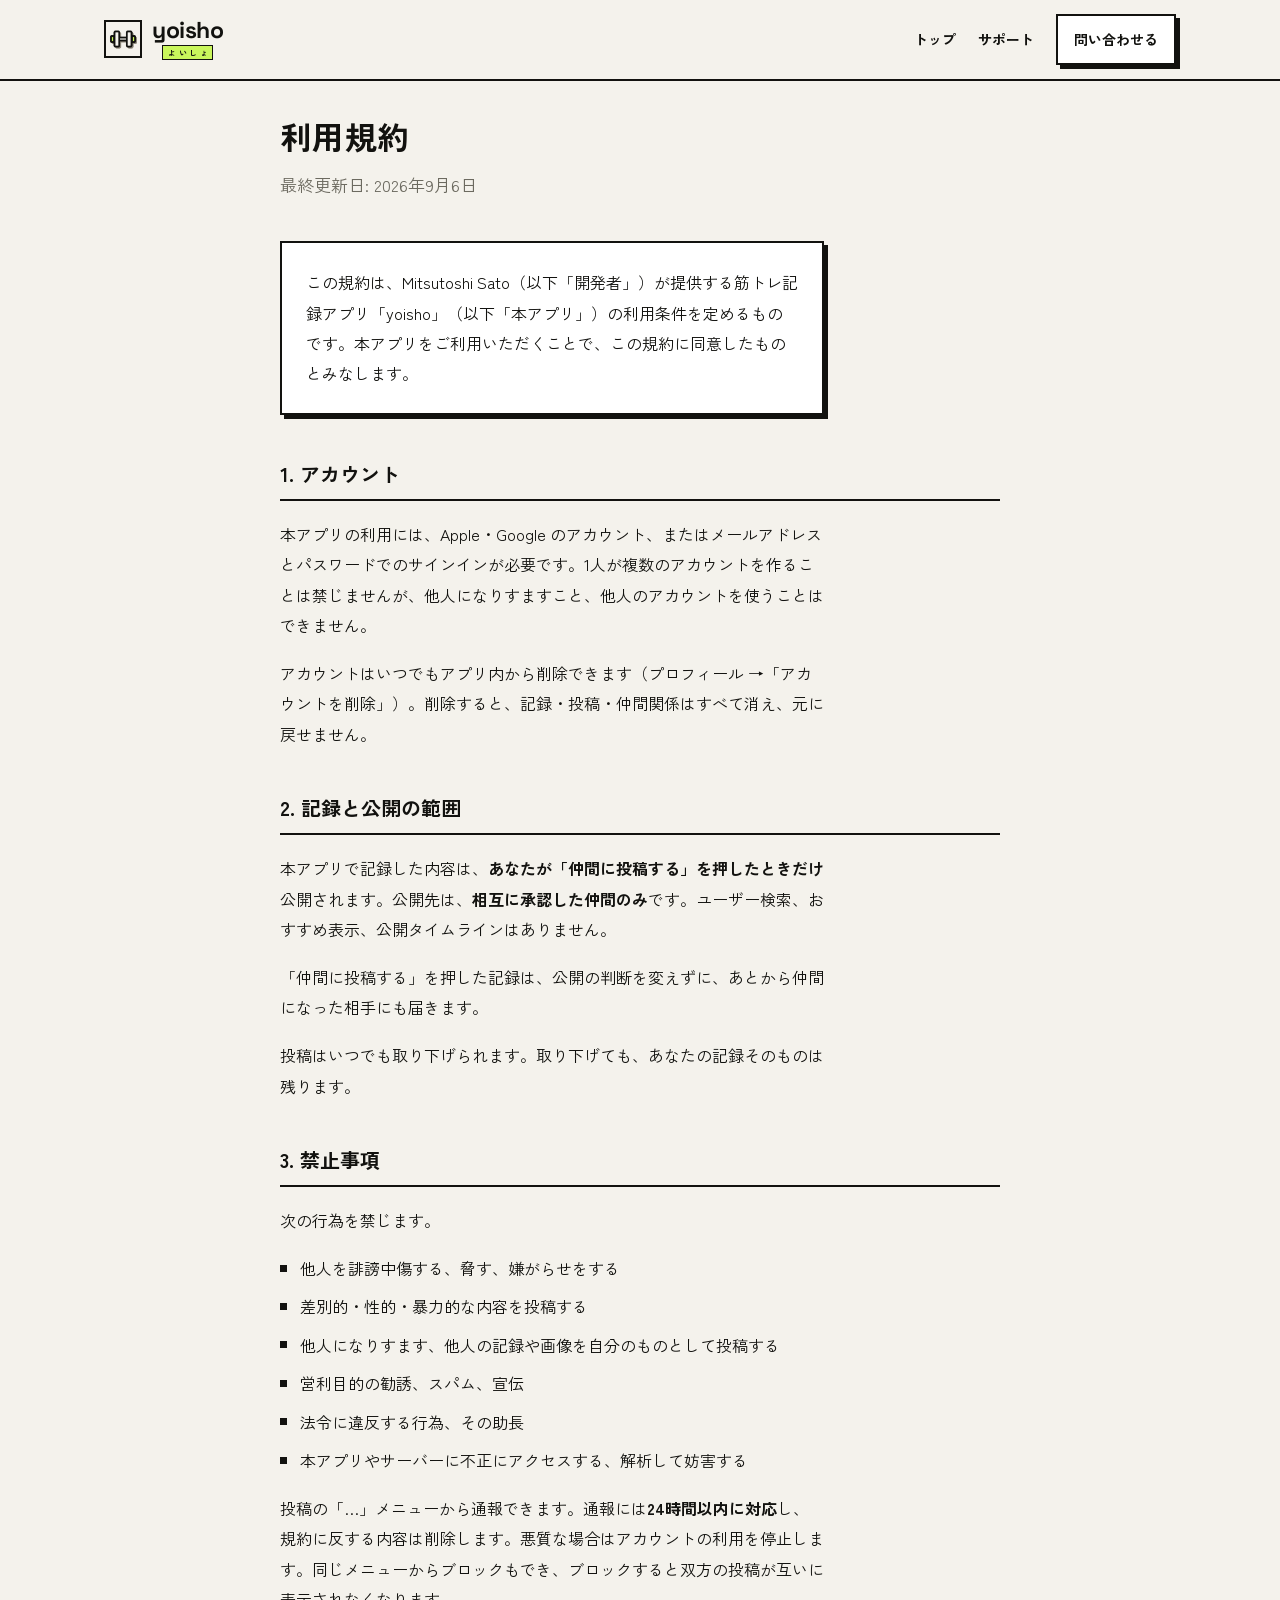
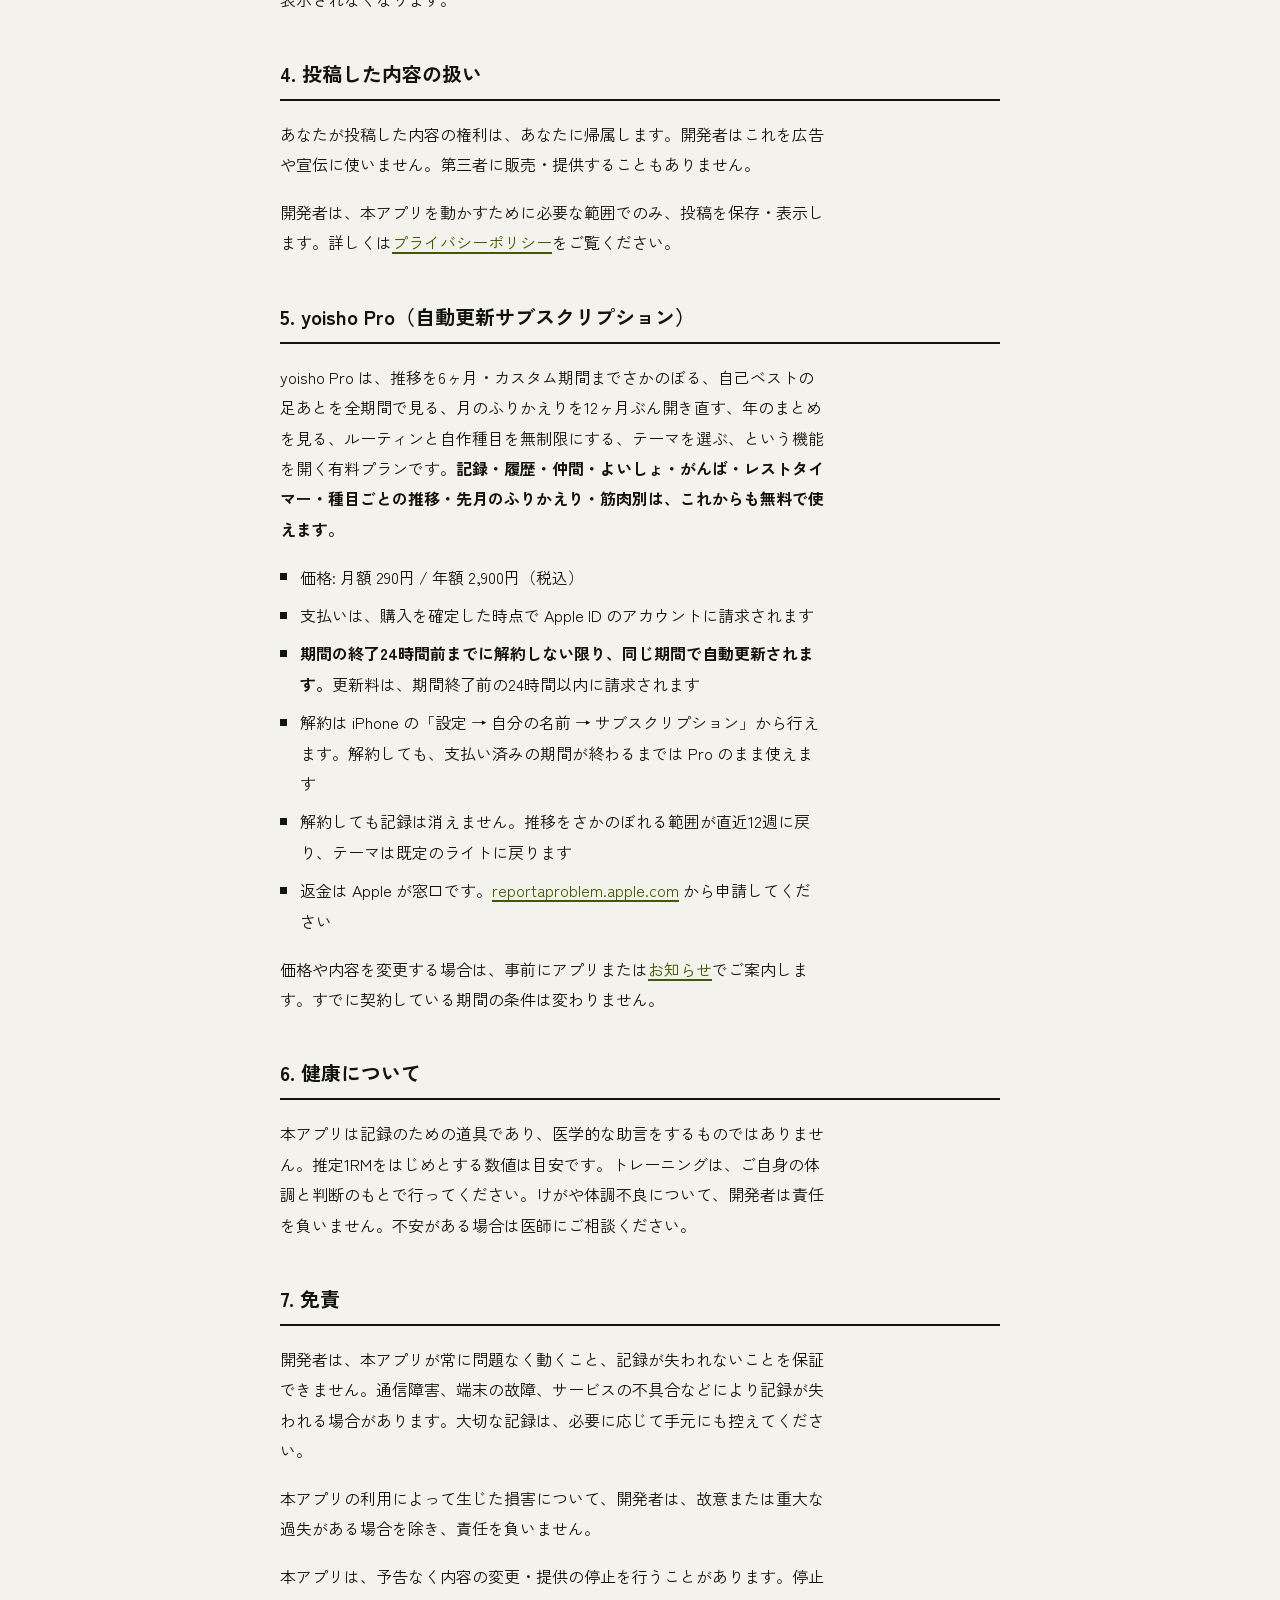
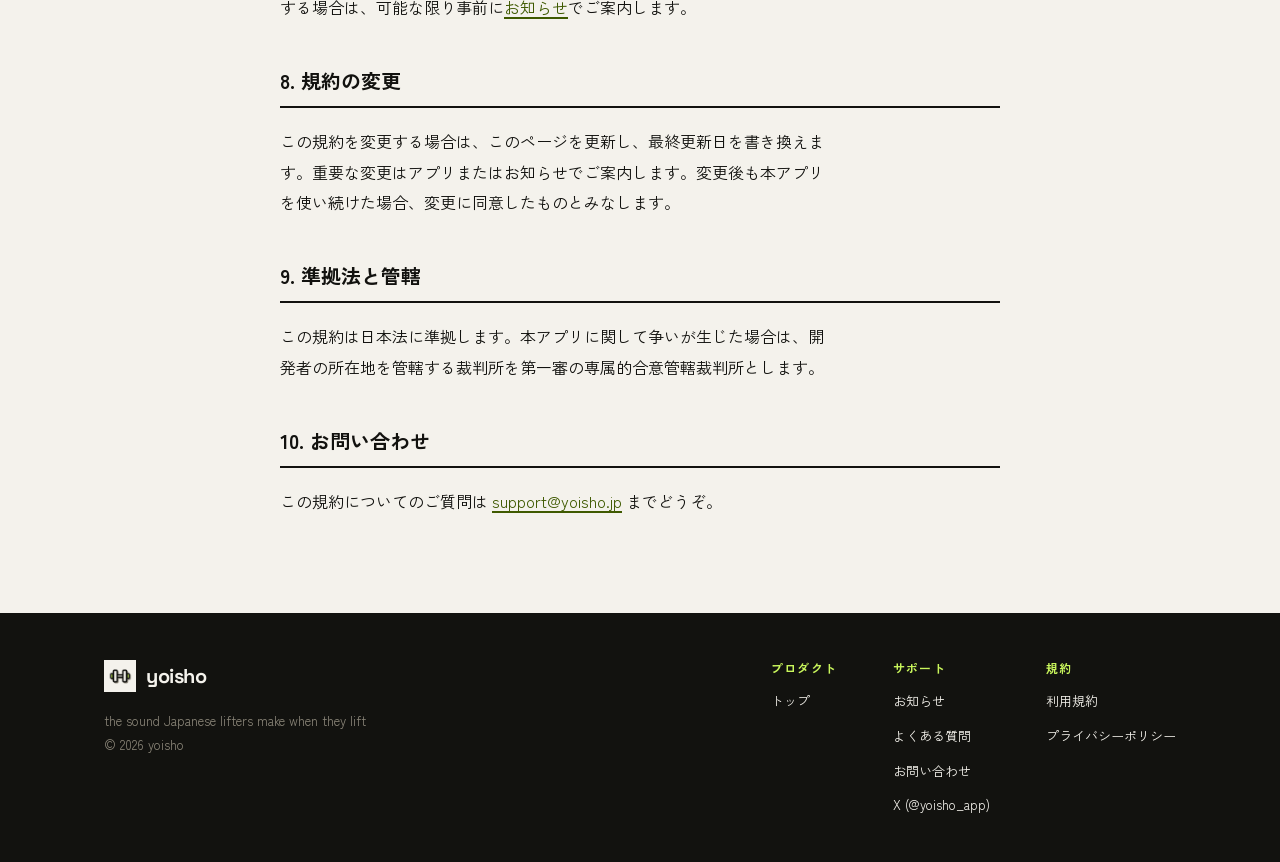
<file: terms.html>
<!DOCTYPE html>
<html lang="ja">
<head>
<meta charset="utf-8">
<meta name="viewport" content="width=device-width, initial-scale=1">
<title>利用規約 | yoisho</title>
<meta name="description" content="筋トレ記録アプリ yoisho の利用規約。アカウント、投稿と公開範囲、禁止事項、yoisho Pro（自動更新サブスクリプション）について。">
<meta name="theme-color" content="#F4F2EC">
<link rel="preconnect" href="https://fonts.googleapis.com">
<link rel="preconnect" href="https://fonts.gstatic.com" crossorigin>
<link href="https://fonts.googleapis.com/css2?family=Space+Grotesk:wght@500;600;700&family=Zen+Kaku+Gothic+New:wght@400;700&display=swap" rel="stylesheet">
<link rel="icon" href="img/icon-120.png">
<link rel="stylesheet" href="style.css?v=37">
</head>
<body>
<div class="band-sec">
  <div class="inner">
    <nav class="nav">
      <a class="nav-logo" href="./" aria-label="yoisho">
        <img src="img/icon-120.png" alt="">
        <span class="stack">
          <span class="word">yoisho</span>
          <span class="band">よいしょ</span>
        </span>
      </a>
      <div class="nav-links">
        <a class="hide-sp" href="./">トップ</a>
        <a class="hide-sp" href="support.html">サポート</a>
        <a class="btn" href="mailto:support@yoisho.jp">問い合わせる</a>
      </div>
    </nav>
  </div>
</div>

<div class="wrap">

<h1>利用規約</h1>
<p class="lead">最終更新日: 2026年9月6日</p>

<section>
  <div class="card prose">
    <p>この規約は、Mitsutoshi Sato（以下「開発者」）が提供する筋トレ記録アプリ「yoisho」（以下「本アプリ」）の利用条件を定めるものです。本アプリをご利用いただくことで、この規約に同意したものとみなします。</p>
  </div>
</section>

<section class="chapter">
  <div class="head"><h2>1. アカウント</h2></div>
  <p class="prose">本アプリの利用には、Apple・Google のアカウント、またはメールアドレスとパスワードでのサインインが必要です。1人が複数のアカウントを作ることは禁じませんが、他人になりすますこと、他人のアカウントを使うことはできません。</p>
  <p class="prose">アカウントはいつでもアプリ内から削除できます（プロフィール →「アカウントを削除」）。削除すると、記録・投稿・仲間関係はすべて消え、元に戻せません。</p>
</section>

<section class="chapter">
  <div class="head"><h2>2. 記録と公開の範囲</h2></div>
  <p class="prose">本アプリで記録した内容は、<strong>あなたが「仲間に投稿する」を押したときだけ</strong>公開されます。公開先は、<strong>相互に承認した仲間のみ</strong>です。ユーザー検索、おすすめ表示、公開タイムラインはありません。</p>
  <p class="prose">「仲間に投稿する」を押した記録は、公開の判断を変えずに、あとから仲間になった相手にも届きます。</p>
  <p class="prose">投稿はいつでも取り下げられます。取り下げても、あなたの記録そのものは残ります。</p>
</section>

<section class="chapter">
  <div class="head"><h2>3. 禁止事項</h2></div>
  <p class="prose">次の行為を禁じます。</p>
  <ul class="prose">
    <li>他人を誹謗中傷する、脅す、嫌がらせをする</li>
    <li>差別的・性的・暴力的な内容を投稿する</li>
    <li>他人になりすます、他人の記録や画像を自分のものとして投稿する</li>
    <li>営利目的の勧誘、スパム、宣伝</li>
    <li>法令に違反する行為、その助長</li>
    <li>本アプリやサーバーに不正にアクセスする、解析して妨害する</li>
  </ul>
  <p class="prose">投稿の「…」メニューから通報できます。通報には<strong>24時間以内に対応</strong>し、規約に反する内容は削除します。悪質な場合はアカウントの利用を停止します。同じメニューからブロックもでき、ブロックすると双方の投稿が互いに表示されなくなります。</p>
</section>

<section class="chapter">
  <div class="head"><h2>4. 投稿した内容の扱い</h2></div>
  <p class="prose">あなたが投稿した内容の権利は、あなたに帰属します。開発者はこれを広告や宣伝に使いません。第三者に販売・提供することもありません。</p>
  <p class="prose">開発者は、本アプリを動かすために必要な範囲でのみ、投稿を保存・表示します。詳しくは<a href="privacy.html">プライバシーポリシー</a>をご覧ください。</p>
</section>

<section class="chapter">
  <div class="head"><h2>5. yoisho Pro（自動更新サブスクリプション）</h2></div>
  <p class="prose">yoisho Pro は、推移を6ヶ月・カスタム期間までさかのぼる、自己ベストの足あとを全期間で見る、月のふりかえりを12ヶ月ぶん開き直す、年のまとめを見る、ルーティンと自作種目を無制限にする、テーマを選ぶ、という機能を開く有料プランです。<strong>記録・履歴・仲間・よいしょ・がんば・レストタイマー・種目ごとの推移・先月のふりかえり・筋肉別は、これからも無料で使えます。</strong></p>
  <ul class="prose">
    <li>価格: 月額 290円 / 年額 2,900円（税込）</li>
    <li>支払いは、購入を確定した時点で Apple ID のアカウントに請求されます</li>
    <li><strong>期間の終了24時間前までに解約しない限り、同じ期間で自動更新されます。</strong>更新料は、期間終了前の24時間以内に請求されます</li>
    <li>解約は iPhone の「設定 → 自分の名前 → サブスクリプション」から行えます。解約しても、支払い済みの期間が終わるまでは Pro のまま使えます</li>
    <li>解約しても記録は消えません。推移をさかのぼれる範囲が直近12週に戻り、テーマは既定のライトに戻ります</li>
    <li>返金は Apple が窓口です。<a href="https://reportaproblem.apple.com/">reportaproblem.apple.com</a> から申請してください</li>
  </ul>
  <p class="prose">価格や内容を変更する場合は、事前にアプリまたは<a href="news.html">お知らせ</a>でご案内します。すでに契約している期間の条件は変わりません。</p>
</section>

<section class="chapter">
  <div class="head"><h2>6. 健康について</h2></div>
  <p class="prose">本アプリは記録のための道具であり、医学的な助言をするものではありません。推定1RMをはじめとする数値は目安です。トレーニングは、ご自身の体調と判断のもとで行ってください。けがや体調不良について、開発者は責任を負いません。不安がある場合は医師にご相談ください。</p>
</section>

<section class="chapter">
  <div class="head"><h2>7. 免責</h2></div>
  <p class="prose">開発者は、本アプリが常に問題なく動くこと、記録が失われないことを保証できません。通信障害、端末の故障、サービスの不具合などにより記録が失われる場合があります。大切な記録は、必要に応じて手元にも控えてください。</p>
  <p class="prose">本アプリの利用によって生じた損害について、開発者は、故意または重大な過失がある場合を除き、責任を負いません。</p>
  <p class="prose">本アプリは、予告なく内容の変更・提供の停止を行うことがあります。停止する場合は、可能な限り事前に<a href="news.html">お知らせ</a>でご案内します。</p>
</section>

<section class="chapter">
  <div class="head"><h2>8. 規約の変更</h2></div>
  <p class="prose">この規約を変更する場合は、このページを更新し、最終更新日を書き換えます。重要な変更はアプリまたはお知らせでご案内します。変更後も本アプリを使い続けた場合、変更に同意したものとみなします。</p>
</section>

<section class="chapter">
  <div class="head"><h2>9. 準拠法と管轄</h2></div>
  <p class="prose">この規約は日本法に準拠します。本アプリに関して争いが生じた場合は、開発者の所在地を管轄する裁判所を第一審の専属的合意管轄裁判所とします。</p>
</section>

<section class="chapter">
  <div class="head"><h2>10. お問い合わせ</h2></div>
  <p class="prose">この規約についてのご質問は <a href="mailto:support@yoisho.jp">support@yoisho.jp</a> までどうぞ。</p>
</section>

</div>

<footer class="lp-footer">
  <div class="inner">
    <div>
      <div class="foot-brand">
        <span class="sq"><img src="img/icon-120.png" alt=""></span>
        <span class="en">yoisho</span>
      </div>
      <p class="foot-tag" style="margin:0">the sound Japanese lifters make when they lift<br>© 2026 yoisho</p>
    </div>
    <div class="foot-cols">
      <div>
        <span class="head">プロダクト</span>
        <a href="./">トップ</a>
      </div>
      <div>
        <span class="head">サポート</span>
        <a href="news.html">お知らせ</a>
        <a href="support.html">よくある質問</a>
        <a href="mailto:support@yoisho.jp">お問い合わせ</a>
        <a href="https://x.com/yoisho_app">X (@yoisho_app)</a>
      </div>
      <div>
        <span class="head">規約</span>
        <a href="terms.html">利用規約</a>
        <a href="privacy.html">プライバシーポリシー</a>
      </div>
    </div>
  </div>
</footer>
</body>
</html>
</file>
<file: style.css>
/* yoisho 公開サイト
   意匠の正は DESIGN.md（ネオブルータリズム／ライト）。
   守っていること:
   - 角丸は 0（円はドットのみ）
   - 枠線・文字・影はすべてインク #12120F。グレーの罫線を作らない
   - 影はぼかしなしの単色オフセット（ヒーロー 7px ライム / 浮く要素 4px インク）
   - ライムは面だけ。ライムの上の文字はインク、ライム色の文字は使わない
   - グラデーション・半透明のガラス・内側の影は使わない
   - アプリが .preferredColorScheme(.light) 固定なので、サイトもライト1本に絞る
     （darkに寄せると紙とインクの世界観が崩れるため、意図的な選択）
*/

:root {
  --paper:       #F4F2EC;
  --card:        #FFFFFF;
  --surface2:    #EFEBE0;
  --surface3:    #E3DFD3;
  --ink:         #12120F;
  --text2:       #6C6A60;
  --text3:       #96938A;
  --accent:      #C9F65C;
  --accent-text: #3F5A00;

  /* 種目タイプ（DESIGN.md の部位カラーから。差し色はこの3つだけ） */
  --run:      #7CD4FF;
  --run-text: #0E6EA8;
  --body:     #C89BFF;
  --body-text:#6B3FBF;

  --stroke:      2px;
  --stroke-hero: 3px;

  --font-en: "Space Grotesk", "Helvetica Neue", Arial, sans-serif;
  --font-jp: "Zen Kaku Gothic New", "Hiragino Kaku Gothic ProN",
             "Hiragino Sans", "Yu Gothic", system-ui, sans-serif;
}

/* スイムのページ（swim.html）だけ差し色を水色にする。
   アプリの `Brand`（#5CC8F5）と同じ色で、**変数だけを差し替える**。
   面・枠・影の作りは筋トレのページと1つも変えない */
body.swim {
  --accent:      #5CC8F5;
  /* 紙地の上で読める濃さに落としたもの（リンクの下線と小さな印に使う） */
  --accent-text: #0E6EA8;
}

* { box-sizing: border-box; }
html { -webkit-text-size-adjust: 100%; scroll-behavior: smooth; }
@media (prefers-reduced-motion: reduce) { html { scroll-behavior: auto; } }

body {
  margin: 0;
  background: var(--paper);
  color: var(--ink);
  font-family: var(--font-jp);
  font-size: 16px;
  line-height: 1.9;
  font-feature-settings: "palt" 1;   /* 日本語の詰め */
}

/* 数字とラテン文字は必ず Space Grotesk（DESIGN.md 3章） */
.en, .num { font-family: var(--font-en); font-feature-settings: "tnum" 1; }

.wrap { max-width: 760px; margin: 0 auto; padding: 0 20px 96px; }
/* 読み物の測度。日本語は 34em 前後がいちばん追いやすい */
.prose { max-width: 34em; }

/* ---------- ロゴ ---------- */

.logo { display: inline-flex; flex-direction: column; align-items: center;
        gap: 6px; text-decoration: none; color: var(--ink); }
.logo .word {
  font-family: var(--font-en);
  font-weight: 700;
  font-size: 40px;
  letter-spacing: -1px;
  line-height: 1;
}
/* よいしょブロック。字間 .5em が最後の字の後ろにも入るので右を詰める */
.logo .band {
  background: var(--accent);
  border: var(--stroke) solid var(--ink);
  box-shadow: 4px 4px 0 var(--ink);
  font-size: 11px;
  font-weight: 700;
  letter-spacing: .5em;
  padding: 3px 6px 3px 11px;
  line-height: 1.5;
}
.logo.lg .word { font-size: 62px; letter-spacing: -1.5px; }
.logo.lg .band { font-size: 14px; padding: 4px 8px 4px 14px; }

header.site { padding: 44px 0 8px; }

/* ---------- 見出し ---------- */

h1 {
  font-size: 32px;
  font-weight: 700;
  line-height: 1.45;
  letter-spacing: .01em;
  margin: 32px 0 10px;
  text-wrap: balance;
}
h2 {
  font-size: 20px;
  font-weight: 700;
  line-height: 1.5;
  margin: 0 0 14px;
  text-wrap: balance;
}
h3 { font-size: 16px; font-weight: 700; margin: 26px 0 6px; }

/* 極小の大文字ラベル（DESIGN.md 3章） */
.eyebrow {
  font-family: var(--font-en);
  font-size: 12px;
  font-weight: 600;
  letter-spacing: .12em;
  text-transform: uppercase;
  color: var(--text2);
  margin: 0 0 8px;
}

.lead { font-size: 17px; color: var(--text2); margin: 0 0 4px; }
p { margin: 0 0 1.1em; }
p:last-child { margin-bottom: 0; }

strong { font-weight: 700; }

a { color: var(--accent-text); text-decoration: underline;
    text-underline-offset: 3px; text-decoration-thickness: 1.5px; }
a:hover { background: var(--accent); color: var(--ink); }
a:focus-visible { outline: 3px solid var(--accent-text); outline-offset: 2px; }
/* 押せるものはキーボードでも辿れる。どこに居るかが見える太さで囲む */
button:focus-visible,
input:focus-visible,
select:focus-visible,
textarea:focus-visible { outline: 3px solid var(--accent-text); outline-offset: 2px; }

ul { padding-left: 0; list-style: none; margin: 0 0 1.1em; }
ul li { position: relative; padding-left: 20px; margin: 8px 0; }
/* 行頭記号はインクの小さな四角（角丸を使わないため） */
ul li::before {
  content: ""; position: absolute; left: 0; top: .72em;
  width: 7px; height: 7px; background: var(--ink);
}

/* ---------- 箱 ---------- */

section { margin: 40px 0; }

.card {
  background: var(--card);
  border: var(--stroke) solid var(--ink);
  box-shadow: 4px 4px 0 var(--ink);
  padding: 24px;
}

/* ヒーローだけ 3px 枠＋7px ライムの影（最上位の1枚） */
.hero {
  background: var(--card);
  border: var(--stroke-hero) solid var(--ink);
  box-shadow: 7px 7px 0 var(--accent);
  padding: 26px 24px;
}
.hero .stat {
  font-family: var(--font-en);
  font-size: 46px;
  font-weight: 600;
  line-height: 1.05;
  letter-spacing: -.01em;
  display: flex; align-items: baseline; gap: 6px;
}
.hero .stat .unit { font-size: 20px; font-weight: 600; }
.hero .analogy {
  margin: 12px 0 0; padding-top: 12px;
  border-top: var(--stroke) solid var(--ink);
  font-size: 15px; color: var(--text2);
}
.hero .analogy b { color: var(--ink); font-weight: 700; }

.note {
  background: var(--surface2);
  border: var(--stroke) solid var(--ink);
  padding: 18px 20px;
}

/* インク枠の器に入れ子を置くときは 6px 空ける（DESIGN.md nestedGap） */
.chips { display: flex; flex-wrap: wrap; gap: 6px; margin-top: 14px; }
.chip {
  background: var(--surface2);
  border: var(--stroke) solid var(--ink);
  padding: 5px 10px;
  font-size: 14px;
  line-height: 1.6;
}

/* ---------- 一覧（作らないもの / 3つの記録） ---------- */

.grid { display: grid; gap: 14px; }
@media (min-width: 620px) { .grid.cols-3 { grid-template-columns: repeat(3, 1fr); } }

.tile {
  background: var(--card);
  border: var(--stroke) solid var(--ink);
  box-shadow: 4px 4px 0 var(--ink);
  padding: 18px;
}
.tile h3 { margin: 0 0 6px; font-size: 16px; }
.tile p { font-size: 14px; color: var(--text2); margin: 0; line-height: 1.8; }

/* 種目タイプの色見出し。面は淡色、文字は濃色（DESIGN.md 2章） */
.tag {
  display: inline-block;
  border: var(--stroke) solid var(--ink);
  padding: 2px 8px;
  font-size: 12px; font-weight: 700;
}
.tag.strength { background: var(--accent);                 color: var(--ink); }
.tag.run      { background: rgba(124, 212, 255, .30);      color: var(--run-text); }
.tag.body     { background: rgba(200, 155, 255, .30);      color: var(--body-text); }

/* 「作らないもの」は取り消し線の見出しで示す。
   線画アイコンに斜線を重ねる案は、この線の太さと表示サイズだと
   何の絵か読めなくなったので採らない（DESIGN.md 1章:
   整理は枠・余白・文字サイズで行う）。 */
/* セクション内の小見出し。h2 とカードの間の段 */
.subhead {
  font-size: 20px; font-weight: 700; margin: 44px 0 6px;
  padding-top: 30px; border-top: var(--stroke) solid var(--ink);
}

.struck {
  text-decoration: line-through;
  text-decoration-thickness: 2px;
  text-decoration-color: var(--ink);
  text-underline-offset: 0;
}

/* ---------- ボタン ---------- */

.cta, .btn {
  display: inline-block;
  border: var(--stroke) solid var(--ink);
  font-weight: 700;
  text-decoration: none;
  color: var(--ink);
  transition: transform .12s ease, box-shadow .12s ease;
}
.cta {
  background: var(--accent);
  box-shadow: 6px 6px 0 var(--ink);
  padding: 14px 22px;
  font-size: 16px;
}
.btn {
  background: var(--card);
  box-shadow: 4px 4px 0 var(--ink);
  padding: 10px 16px;
  font-size: 14px;
}
/* 押している間は影の位置まで沈む（DESIGN.md 6章） */
.cta:active { transform: translate(6px, 6px); box-shadow: 0 0 0 var(--ink); }
.btn:active { transform: translate(4px, 4px); box-shadow: 0 0 0 var(--ink); }
.cta:hover, .btn:hover { background: var(--accent); }
@media (prefers-reduced-motion: reduce) {
  .cta, .btn { transition: none; }
}

/* ---------- 表 ---------- */

.table-scroll { overflow-x: auto; margin: 0 0 6px;
                border: var(--stroke) solid var(--ink); }
/* 表が切れていることを黙って隠さない。狭い画面でだけ出す */
.table-hint { display: none; font-size: 13px; color: var(--text2); margin: 0 0 1.1em; }
@media (max-width: 700px) { .table-hint { display: block; } }
table { border-collapse: collapse; width: 100%; min-width: 460px;
        background: var(--card); font-size: 14px; }
th, td { border: 1px solid var(--ink); padding: 11px 13px;
         text-align: left; vertical-align: top; line-height: 1.75; }
/* 外周は器の枠に任せる（二重線を出さない） */
tr:first-child th, tr:first-child td { border-top: 0; }
tr:last-child th, tr:last-child td { border-bottom: 0; }
th:first-child, td:first-child { border-left: 0; }
th:last-child, td:last-child { border-right: 0; }
th { background: var(--surface2); font-weight: 700; white-space: nowrap; }

/* ---------- 目次（ポリシー） ---------- */

.toc { background: var(--surface2); border: var(--stroke) solid var(--ink);
       padding: 20px 22px; margin: 20px 0 44px; }
/* 要点ボックスは目次と同じ幅・別の面にして、2枚が1枚に見えないようにする */
.summary { background: var(--card); border: var(--stroke) solid var(--ink);
           box-shadow: 4px 4px 0 var(--ink); padding: 20px 22px; margin: 28px 0 0; }
.toc ol { margin: 0; padding: 0; list-style: none; counter-reset: toc;
          display: grid; gap: 2px; }
@media (min-width: 620px) { .toc ol { grid-template-columns: 1fr 1fr; gap: 2px 24px; } }
.toc li { counter-increment: toc; }
.toc a {
  display: flex; gap: 10px; align-items: baseline;
  padding: 5px 4px; text-decoration: none; color: var(--ink); font-size: 15px;
}
.toc a::before {
  content: counter(toc);
  font-family: var(--font-en); font-weight: 600; font-size: 13px;
  color: var(--text2); min-width: 1.4em;
}
.toc a:hover { background: var(--accent); }

/* 章。番号を大きな数字で立てる（数字が主役・DESIGN.md 1章） */
.chapter { margin: 44px 0 0; scroll-margin-top: 20px; }
.chapter > .head { display: flex; gap: 14px; align-items: baseline;
                   border-bottom: var(--stroke) solid var(--ink);
                   padding-bottom: 10px; margin-bottom: 18px; }
.chapter > .head .n {
  font-family: var(--font-en); font-size: 26px; font-weight: 600;
  line-height: 1; color: var(--ink); min-width: 1.3em;
}
.chapter > .head h2 { margin: 0; }

/* ---------- ナビ・フッター ---------- */

nav.pages { display: flex; flex-wrap: wrap; gap: 10px; margin: 40px 0 0; }

footer.site {
  margin-top: 56px; padding-top: 20px;
  border-top: var(--stroke) solid var(--ink);
  display: flex; flex-wrap: wrap; gap: 6px 20px;
  justify-content: space-between;
  font-size: 13px; color: var(--text2);
}
footer.site a { color: var(--text2); }

/* ---------- 狭い画面 ---------- */

@media (max-width: 560px) {
  body { font-size: 15px; line-height: 1.85; }
  h1 { font-size: 26px; }
  h2 { font-size: 18px; }
  .logo.lg .word { font-size: 46px; }
  .hero { padding: 20px 18px; box-shadow: 5px 5px 0 var(--accent); }
  .hero .stat { font-size: 36px; }
  .card, .tile { padding: 18px; box-shadow: 4px 4px 0 var(--ink); }
  .chapter > .head .n { font-size: 21px; }
}

/* ================================================================
   LP（トップページ）専用
   Claude Design のLPから、構成と演出を取り入れた部分。
   色・書体・角丸・影の規則は DESIGN.md のまま（2色目のアクセントは足さない）。
   ================================================================ */

/* 画面幅いっぱいのセクションをインクの罫で積む。
   .wrap の内側ではなく body 直下に置く */
.lp { margin: 0; }
.band-sec { border-bottom: var(--stroke) solid var(--ink); }
.inner { max-width: 1120px; margin: 0 auto; padding: 0 24px; }

/* ---------- ヘッダー ---------- */

.nav {
  display: flex; align-items: center; justify-content: space-between;
  gap: 20px; padding: 14px 0;
}
.nav-logo { display: flex; align-items: center; gap: 10px;
            text-decoration: none; color: var(--ink); }
.nav-logo img { width: 38px; height: 38px; display: block;
                border: var(--stroke) solid var(--ink); }
.nav-logo .stack { display: flex; flex-direction: column; align-items: center;
                    gap: 3px; line-height: 1; }
.nav-logo .word { font-family: var(--font-en); font-weight: 700;
                  font-size: 23px; letter-spacing: -.5px; line-height: 1; }
.nav-logo .band { background: var(--accent); border: 1.5px solid var(--ink);
                  font-size: 8px; font-weight: 700; letter-spacing: .35em;
                  padding: 1px 1px 1px 5px; line-height: 1.4; }
.nav-links { display: flex; align-items: center; gap: 22px; }
.nav-links a { font-size: 14px; font-weight: 700; text-decoration: none;
               color: var(--ink); }
.nav-links a:hover { background: var(--accent); }
@media (max-width: 800px) { .nav-links .hide-sp { display: none; } }

/* ---------- お知らせの帯（ヘッダーの直下） ---------- */

/* 帯ごと1つのリンク。押せる範囲を画面幅いっぱいに取り、ホバーで面ごとライムにする
   （ほかのボタンと同じ合図）。中身は index.html の script が news.html から差し込む */
.news-bar { display: block; background: var(--card); color: var(--ink);
            text-decoration: none; }
.news-bar:hover { background: var(--accent); }
.news-bar:focus-visible { outline-offset: -5px; }
.news-bar-in { display: flex; align-items: center; gap: 14px;
               padding-top: 11px; padding-bottom: 11px; }
/* 札は黒地。ホバーで帯がライムになっても沈まない */
.news-label { flex-shrink: 0; background: var(--ink); color: var(--paper);
              font-size: 12px; font-weight: 700; line-height: 1;
              letter-spacing: .08em; padding: 6px 9px 6px 10px; }
.news-body { flex: 1 1 auto; min-width: 0; display: flex; flex-wrap: wrap;
             align-items: baseline; gap: 0 14px; font-size: 14px; line-height: 1.6; }
.news-date { font-family: var(--font-en); font-feature-settings: "tnum" 1;
             font-weight: 600; color: var(--text2); }
.news-date:empty { display: none; }
/* ライムの上の文字はインク（灰色のままだと読みにくい） */
.news-bar:hover .news-date { color: var(--ink); }
.news-title { font-weight: 700; }
.news-go { flex-shrink: 0; width: 18px; height: 18px; fill: none;
           stroke: var(--ink); stroke-width: 2.5; stroke-linecap: square; }
@media (max-width: 560px) {
  .news-bar-in { gap: 12px; padding-top: 10px; padding-bottom: 10px; }
  .news-body { font-size: 13px; }
}

/* ---------- ヒーロー ---------- */

/* 下の余白は必ず持たせる。無いとボタンとキャラクターの台が
   黒帯に貼り付いて、区切りが読めなくなる */
.hero-lp { display: grid; grid-template-columns: 1fr; gap: 24px;
           align-items: center; padding: 48px 0 52px; }
@media (min-width: 900px) {
  .hero-lp { grid-template-columns: 1fr 420px; gap: 40px; padding: 60px 0 72px; }
}

.pill {
  display: inline-flex; align-items: center; gap: 9px;
  background: var(--card); border: var(--stroke) solid var(--ink);
  padding: 6px 13px; font-size: 12px; font-weight: 700; margin-bottom: 22px;
}
.pill .dot { width: 8px; height: 8px; background: var(--accent-text); }

.display {
  margin: 0; font-weight: 700; letter-spacing: -.02em; line-height: 1.12;
  font-size: clamp(38px, 7.2vw, 64px);
}
/* 見出しの中でライムのベタ塗りブロックにする語 */
.display .mark {
  display: inline-block; background: var(--accent);
  border: var(--stroke) solid var(--ink); box-shadow: 5px 5px 0 var(--ink);
  padding: 0 12px 4px; margin: 6px 4px 8px 0;
}
.hero-lp .sub { margin: 22px 0 0; font-size: 17px; line-height: 1.85;
                color: var(--text2); max-width: 30em; }
.hero-actions { display: flex; flex-wrap: wrap; align-items: center;
                gap: 14px; margin-top: 30px; }

/* 事実だけを並べる数値。計測していない指標は載せない */
.facts { display: flex; gap: 26px; margin-top: 36px; align-items: stretch; }
.facts .rule { width: 2px; background: var(--ink); }
.facts .v { font-family: var(--font-en); font-size: 30px; font-weight: 600;
            line-height: 1.1; }
.facts .v small { font-size: 15px; font-weight: 600; }
.facts .k { font-size: 12px; color: var(--text2); font-weight: 700; margin-top: 2px; }

/* キャラクターはライムのベタ面に立たせる（下端を基準線に揃える） */
.figure { position: relative; display: flex; align-items: flex-end;
          justify-content: center; height: 380px; }
.figure .plate { position: absolute; bottom: 0; width: 100%; max-width: 360px;
                 height: 150px; background: var(--accent);
                 border: var(--stroke) solid var(--ink); }
.figure img { position: relative; height: 360px; width: auto; }
@media (min-width: 900px) { .figure { height: 480px; } .figure img { height: 460px; } }

/* ---------- 黒帯 ---------- */

.marquee {
  background: var(--ink); color: var(--paper);
  display: flex; align-items: center; gap: 26px;
  padding: 14px 24px; overflow-x: auto; white-space: nowrap;
  scrollbar-width: none;
}
.marquee::-webkit-scrollbar { display: none; }
.marquee span { font-family: var(--font-en); font-size: 13px; font-weight: 600;
                letter-spacing: .2em; }
.marquee i { color: var(--accent); font-style: normal; }

/* ---------- セクション見出し ---------- */

/* 縦だけ指定する。ショートハンドにすると .inner の左右パディングを
   打ち消してしまい、狭い画面で文字が画面端に貼り付く */
.sec { padding-top: 64px; padding-bottom: 64px; }
.sec-eyebrow {
  font-family: var(--font-en); font-size: 12px; font-weight: 600;
  letter-spacing: .18em; color: var(--accent-text); margin: 0 0 12px;
}
.sec h2 { font-size: clamp(26px, 4.4vw, 40px); letter-spacing: -.01em;
          line-height: 1.25; margin: 0 0 12px; }
.sec .sec-note { color: var(--text2); font-size: 15px; max-width: 34em; margin: 0; }

/* ---------- 番号つきカード ---------- */

.cards { display: grid; gap: 18px; margin-top: 36px; }
@media (min-width: 760px) { .cards.two { grid-template-columns: 1fr 1fr; } }

.fcard {
  background: var(--card); border: var(--stroke) solid var(--ink);
  box-shadow: 5px 5px 0 var(--ink); padding: 20px;
  display: flex; gap: 18px; align-items: flex-start;
}
/* 画像の枠を固定する。幅を成り行きにすると、細いポーズの行だけ
   文字の開始位置が左にずれて、カードの縦が揃わない */
.fcard img { height: 130px; width: 120px; object-fit: contain; flex-shrink: 0; }
.fcard .no {
  display: inline-block; background: var(--accent);
  border: var(--stroke) solid var(--ink);
  font-family: var(--font-en); font-size: 12px; font-weight: 700;
  padding: 0 7px; margin-bottom: 8px;
}
.fcard h3 { margin: 0 0 8px; font-size: 19px; }
.fcard p { margin: 0; font-size: 14px; line-height: 1.8; color: var(--text2); }
@media (max-width: 480px) {
  .fcard { flex-direction: column; align-items: center; text-align: left; }
  .fcard img { height: 120px; width: 120px; }
}

/* Pro ページの「増える3つ」だけ、枠を一回り大きくする。
   03 が横幅いっぱいで大きいので、同じ寸法だと 01・02 が添え物に見える。
   **トップページの .fcard には触らない**（あちらは6枚並ぶので、大きくすると縦に伸びる） */
#adds .cards.two .fcard { padding: 28px; gap: 24px; }
#adds .cards.two .fcard img { height: 172px; width: 156px; }
/* 21px だと「ルーティンと自作種目が無制限」の最後の1字だけが次の行に落ちる */
#adds .cards.two .fcard h3 { font-size: 20px; margin-bottom: 10px; text-wrap: balance; }
#adds .cards.two .fcard p { font-size: 15px; }
@media (max-width: 480px) {
  #adds .cards.two .fcard img { height: 140px; width: 140px; }
  /* .fcard の縦積みは .top には効かない（flex の親が入れ替わっている）。
     ここで畳まないと、絵と文が 170px ずつに割れて読めなくなる */
  .trend-card .top { flex-direction: column; align-items: center; }
  /* 図が縮むぶん、中の文字は viewBox の中で大きくする（実寸で7px になる） */
  .trend .t-ax { font-size: 25px; }
  .trend .t-lock, .trend .t-free { font-size: 24px; }
}

/* 01 の図。**線の形は決め打ち**（乱数で作ると、作り直すたびに形が変わる）。
   絵と文の下に横いっぱいで置く。文の横に置くと 300px 弱しか取れず、
   軸のラベルが読めない大きさになる */
.trend-card { display: block; }
.trend-card .top { display: flex; gap: 24px; align-items: flex-start; }
.trend { width: 100%; height: auto; display: block; margin-top: 22px; }
.trend text { font-family: var(--font-jp), sans-serif; }
.trend .t-badge { font-size: 25px; font-weight: 700; fill: #12120F; }
.trend .t-lock  { font-family: var(--font-en); font-size: 20px; font-weight: 700;
                  letter-spacing: .12em; fill: #C9F65C; }
.trend .t-free  { font-size: 20px; font-weight: 700; fill: #8B8980; }
.trend .t-ax    { font-size: 18px; font-weight: 700; fill: #6C6A60; }
.trend .t-ax.on { fill: #C9F65C; }
/* 02 の図。CSS で紙を組むのをやめ、起こした画像を2枚並べる。
   左＝ルーティンの束、右＝「自作」札つきの種目一覧。
   **横幅の比は 1.83:1**（666×422 と 701×815 の高さがそろう比）。
   地の色（#12120F）は画像に焼いてあるので、黒い箱にそのまま溶ける */
/* **minmax(0, …) にする。** 素の fr だと画像の固有幅（666px）が最小幅になり、
   狭い画面で箱ごと右へあふれる（実際にそうなった） */
.rt-shots { display: grid; grid-template-columns: minmax(0, 1.5fr) minmax(0, 1fr);
            gap: 10px; align-items: end; margin-top: 22px; }
/* **.fcard img（130px固定）と #adds の 172px 指定に勝たせる。**
   高さを解かないと、図が箱の中で切手大に縮む */
#adds .cards.two .fcard .rt-shots img { width: 100%; height: auto; object-fit: contain; }
/* 狭い画面では縦に積む。2列のままだと種目一覧の文字が読めない大きさになる */
@media (max-width: 480px) { .rt-shots { grid-template-columns: minmax(0, 1fr); align-items: start; } }

/* ---------- テーマの見せ方 ---------- */

/* 文字で説明しても伝わらないので、4つ並べて見せる。
   **枠ごとそのテーマの配色で塗り、角の落とし方まで合わせる。**
   キュートは丸く、サイバーは角を斬り、ダークは枠を持たない——
   アプリでの作りをそのまま小さくしたものを置く（見本が実物と食い違わない）。
   色は AppTheme.swift が正。ここを直すときは向こうと突き合わせる */

/* この1枚だけ地を紙にする。箱まで黒いと、ダークの見本が背景に溶ける */
/* **クラスを1つ足して勝たせる。** body.pro-page .fcard h3 と同じ強さだと、
   あとに書かれている向こうが勝って、白い箱に紙色の見出しが乗る（実際にそうなった） */
body.pro-page .themes-card { background: #FFFFFF; }
body.pro-page .themes-card > .themes-head h3 { color: var(--ink); }
body.pro-page .themes-card > .themes-head p { color: var(--text2); }

.themes-card { display: block; }
.themes-head { display: flex; align-items: flex-start; justify-content: space-between; gap: 24px; }
/* 枠いっぱいに流すと1行が90字を超えて読みにくい */
.themes-head p { max-width: 42em; margin: 0; }

/* 4色の見本。並びは下の4枚と同じ順にする */
.swatches { display: flex; gap: 8px; flex-shrink: 0; }
.swatches span { width: 34px; height: 34px; border: var(--stroke) solid var(--ink); display: block; }

/* **minmax(0, …) にする。** 素の 1fr だと折り返せない英字（CYBER / PRO）の
   最小幅が列幅になり、狭い画面で4枚の横幅が不揃いになる（実際にそうなった） */
.themes { display: grid; grid-template-columns: repeat(4, minmax(0, 1fr));
          gap: 14px; margin-top: 28px; }

.theme {
  background: var(--t-bg);
  border: var(--stroke) solid var(--t-edge);
  padding: 14px 12px 12px;
}
.theme .head { display: flex; align-items: center; justify-content: space-between;
               gap: 8px; margin-bottom: 12px; }
.theme .tname {
  font-size: 12px; font-weight: 700; padding: 3px 9px;
  background: var(--t-acc); color: var(--t-on);
  border: var(--stroke) solid var(--t-chip-edge);
}
.theme .face { width: 58px; height: 58px; border-radius: 50%;
               border: var(--stroke) solid var(--t-face-edge); display: block; flex-shrink: 0; }
/* **高さと object-fit を戻す。** .fcard img の height:130px / contain が効いたままだと、
   縦長のスクリーンショットが横長の箱の中で小さく収まる（実際にそうなった） */
.theme .phone { border: 2px solid var(--t-frame); overflow: hidden; line-height: 0; }
.theme .phone img { width: 100%; height: auto; object-fit: fill; display: block; }
/* 無料 / PRO。**そのテーマの文字色**で置く（灰色にすると読み飛ばされる） */
.theme .tnote { margin: 10px 0 0; font-size: 11px; font-weight: 700;
                font-family: var(--font-en); letter-spacing: .12em; color: var(--t-note); }

.t-light { --t-bg:#F4F2EC; --t-edge:#12120F; --t-acc:#C9F65C; --t-on:#12120F;
           --t-chip-edge:#12120F; --t-face-edge:#12120F; --t-frame:#12120F; --t-note:#3F5A00; }
/* ダークは枠を持たない。暗い地では白い枠がそのまま光の線になるため（AppTheme） */
.t-dark  { --t-bg:#15161A; --t-edge:#15161A; --t-acc:#C9F65C; --t-on:#12120F;
           --t-chip-edge:#12120F; --t-face-edge:#31353D; --t-frame:#31353D; --t-note:#C9F65C; }
.t-cute  { --t-bg:#FFF7F3; --t-edge:#43302F; --t-acc:#FFB3C7; --t-on:#43302F;
           --t-chip-edge:#43302F; --t-face-edge:#43302F; --t-frame:#43302F; --t-note:#C4506F; }
/* サイバーの差し色はシアン。名札だけ第2アクセントのマゼンタで抜く */
.t-cyber { --t-bg:#07070C; --t-edge:#00F0FF; --t-acc:#FF2D95; --t-on:#FFFFFF;
           --t-chip-edge:#FF2D95; --t-face-edge:#00F0FF; --t-frame:#00F0FF; --t-note:#00F0FF; }

/* 角の落とし方をテーマに合わせる */
.t-cute, .t-cute .phone { border-radius: 12px; }
.t-cute .tname { border-radius: 6px; }
.t-cyber { clip-path: polygon(0 0, 100% 0, 100% calc(100% - 16px), calc(100% - 16px) 100%, 0 100%);
           box-shadow: 0 0 16px rgba(0, 240, 255, .30); }
.t-cyber .face { border-radius: 0;
                 clip-path: polygon(0 0, 100% 0, 100% 78%, 78% 100%, 0 100%); }

@media (max-width: 760px) {
  .themes { grid-template-columns: minmax(0, 1fr) minmax(0, 1fr); gap: 16px; }
  .themes-head { flex-direction: column; gap: 16px; }
  /* 名札を1行で収める。顔を58pxのままにすると札の幅が足りず、
     「キュート」が縦に折れる。さらに狭い画面では折り返して顔の下に落とす */
  .theme .head { flex-wrap: wrap; }
  .theme .face { width: 40px; height: 40px; }
  .theme .tname { white-space: nowrap; font-size: 11px; padding: 3px 7px; }
}

/* まだ作っていないもの。**影を落とさず、枠を破線にする。**
   同じ見た目で並べると、使えるものと区別が付かない */
.fcard.soon { border-style: dashed; box-shadow: none; }
body.pro-page .fcard.soon { box-shadow: none; border-color: var(--accent); }

/* ---------- よくある質問 ---------- */

.faq { display: grid; grid-template-columns: 1fr; gap: 28px; }
@media (min-width: 900px) { .faq { grid-template-columns: 1fr 1fr; gap: 56px; } }
.faq-fig { height: 240px; width: auto; margin-top: 14px; display: block; }
@media (min-width: 900px) { .faq-fig { height: 280px; } }
/* 質問は上下の罫だけで区切る（箱にしない） */
.qa { display: flex; flex-direction: column;
      border-top: var(--stroke) solid var(--ink); }
.qa .q { padding: 20px 0; border-bottom: var(--stroke) solid var(--ink); }
.qa .q h3 { margin: 0 0 8px; font-size: 16px; }
.qa .q p { margin: 0; font-size: 14px; line-height: 1.85; color: var(--text2); }

/* 見出しの中で語を1つだけライム面にする小さい版。
   ヒーローの .mark と同じ物理（面＋インク枠＋ぼかしなしのずらし影）で、
   文字サイズに合わせて枠と影を細くしてある */
.mark-sm {
  display: inline-block;
  background: var(--accent);
  border: var(--stroke) solid var(--ink);
  box-shadow: 3px 3px 0 var(--ink);
  padding: 0 6px 1px;
  margin: 0 3px 4px 1px;
  line-height: 1.35;
}

/* ---------- 2分割 ---------- */

.split { display: grid; grid-template-columns: 1fr; }
@media (min-width: 900px) { .split { grid-template-columns: 1fr 1fr; } }
.split > div { padding: 56px 24px; }
@media (min-width: 900px) {
  .split > div + div { border-left: var(--stroke) solid var(--ink); }
  .split > div { padding: 60px 40px; }
}
@media (max-width: 899px) {
  .split > div + div { border-top: var(--stroke) solid var(--ink); }
}
.split > div + div { background: var(--surface2); }

/* 経路を示す行 */
.route { display: flex; gap: 14px; align-items: center;
         background: var(--card); border: var(--stroke) solid var(--ink);
         padding: 13px 15px; margin-bottom: 12px; }
.route .mark { width: 34px; height: 34px; flex-shrink: 0;
               background: var(--ink); display: grid; place-items: center; }
.route .mark svg { width: 18px; height: 18px; }
.route .mark svg * { stroke: var(--accent); stroke-width: 2.2; fill: none;
                     stroke-linecap: round; stroke-linejoin: round; }
.route b { display: block; font-size: 15px; }
.route span { font-size: 13px; color: var(--text2); }

/* インクのベタ面で言い切る箱 */
.callout { background: var(--ink); color: var(--paper);
           padding: 18px 20px; font-size: 14px; line-height: 1.85; }

/* ---------- アプリ画面の実物 ---------- */

/* 手で組んだ再現をやめて、アプリの screenshot をそのまま置く箱。
   絵は白地なので、面と枠はこの箱が持つ（角の丸みは絵の中にある） */
.shot { margin: 0; background: var(--card);
        border: var(--stroke) solid var(--ink);
        box-shadow: 6px 6px 0 var(--ink);
        /* 幅を切らないと、列いっぱいに伸びて左の段の倍の高さになる。
           端末の画面らしい大きさで止める（中の文字も本文より大きくならない） */
        max-width: 360px; }
.shot img { display: block; width: 100%; height: auto; }
.shot figcaption { border-top: var(--stroke) solid var(--ink);
                   padding: 11px 14px; font-size: 12px; color: var(--text2); }

/* ---------- 3つの記録 ---------- */

.models { display: grid; gap: 18px; margin-top: 32px; }
@media (min-width: 760px) { .models { grid-template-columns: repeat(3, 1fr); } }
.model { border: var(--stroke) solid var(--ink); box-shadow: 5px 5px 0 var(--ink);
         background: var(--card); }
.model .pic { height: 190px; display: grid; place-items: end center;
              border-bottom: var(--stroke) solid var(--ink); overflow: hidden; }
.model .pic img { height: 180px; width: auto; }
.model .pic.strength { background: var(--accent); }
.model .pic.run      { background: rgba(124, 212, 255, .30); }
.model .pic.body     { background: rgba(200, 155, 255, .30); }
.model .body-txt { padding: 18px; }
.model h3 { margin: 0 0 8px; font-size: 18px; }
.model p { margin: 0; font-size: 14px; color: var(--text2); line-height: 1.8; }

/* ---------- 締め ---------- */

/* 締め。design の実装に合わせて面ごとライムにする */
.closing-sec { background: var(--accent); }
.closing { display: grid; grid-template-columns: 1fr; gap: 28px;
           align-items: center; padding-top: 60px; padding-bottom: 60px; }
@media (min-width: 900px) {
  .closing { grid-template-columns: 1fr 320px; gap: 40px;
             padding-top: 64px; padding-bottom: 64px; }
}
.closing h2 { font-size: clamp(30px, 5.4vw, 52px); letter-spacing: -.02em;
              line-height: 1.1; margin: 0 0 14px; }
.closing .sec-note { color: var(--ink); max-width: 32em; margin: 0 0 30px; font-size: 16px; }
/* ライム地の上に立たせる図。台座は敷かない（面そのものが台座） */
.closing .stand { display: flex; justify-content: center; align-items: flex-end;
                  height: 300px; }
@media (min-width: 900px) { .closing .stand { justify-content: flex-end; } }
.closing .stand img { height: 300px; width: auto; }

/* ライム地の上の主ボタンは反転させる（インク地＋ライム文字＋白のずらし影）。
   DESIGN.md はライムを文字色に使わないと定めているが、それは紙地での
   可読性を守るための規則。インク地の上では逆に最も強く読める */
.cta-invert {
  display: inline-block; background: var(--ink); color: var(--accent);
  border: var(--stroke) solid var(--ink); box-shadow: 6px 6px 0 var(--card);
  padding: 16px 30px; font-size: 16px; font-weight: 700; text-decoration: none;
  transition: transform .12s ease, box-shadow .12s ease;
}
.cta-invert:hover { background: var(--ink); color: var(--accent); }
.cta-invert:active { transform: translate(6px, 6px); box-shadow: 0 0 0 var(--card); }

/* ---------- フッター ---------- */

footer.lp-footer { background: var(--ink); color: var(--paper); padding: 44px 0; }
footer.lp-footer .inner { display: flex; flex-wrap: wrap; gap: 32px;
                          align-items: flex-start; justify-content: space-between; }
footer.lp-footer a { color: var(--paper); font-size: 13px; text-decoration: none; }
footer.lp-footer a:hover { background: var(--accent); color: var(--ink); }
.foot-brand { display: flex; align-items: center; gap: 10px; margin-bottom: 14px; }
.foot-brand .sq { width: 32px; height: 32px; background: var(--paper);
                  border: var(--stroke) solid var(--paper);
                  display: grid; place-items: center; flex-shrink: 0; }
.foot-brand .sq img { width: 26px; height: 26px; display: block; }
.foot-brand .en { font-family: var(--font-en); font-weight: 700; font-size: 20px;
                  letter-spacing: -.5px; }
.foot-tag { font-size: 13px; color: #8A8578; line-height: 1.9; }
.foot-cols { display: flex; flex-wrap: wrap; gap: 36px 56px; }
.foot-cols > div { display: flex; flex-direction: column; gap: 10px; }
.foot-cols .head { font-size: 12px; font-weight: 700; color: var(--accent);
                   letter-spacing: .1em; }

/* ---------- Pro の帯（通常版LPに1枠だけ置く） ---------- */

.pro-band { background: var(--surface2); }
.pro-band-in { display: grid; grid-template-columns: 1fr; gap: 20px;
               padding-top: 56px; padding-bottom: 56px; align-items: center; }
@media (min-width: 900px) { .pro-band-in { grid-template-columns: 1fr 240px; } }
.pro-band h2 { font-size: clamp(24px, 4vw, 34px); margin: 0 0 12px; letter-spacing: -.01em; }
.pro-band .sec-note { max-width: 34em; }
.pro-fig { display: flex; justify-content: center; }
.pro-fig img { height: 200px; width: auto; }
.price-note { font-family: var(--font-en); font-size: 14px; font-weight: 600;
              color: var(--text2); }

/* ---------- Pro ページ ---------- */

/* 見出しの右上に置く小さな PRO バッジ */
.pro-tag {
  display: inline-block; background: var(--ink); color: var(--accent);
  font-family: var(--font-en); font-size: 11px; font-weight: 700;
  letter-spacing: .18em; padding: 3px 8px; vertical-align: middle;
}

/* 無料 / Pro の比較表。狭い画面でも横スクロールさせない */
/* 横スクロールに逃がさず、画面幅に収める。1列目だけ折り返させる。
   min-width はプライバシーの表のために全体へ掛けてあるので、ここで打ち消す
   （効いたままだと 460px を下回れず、狭い画面で PRO 列が切れる） */
.compare { width: 100%; min-width: 0; table-layout: fixed; border-collapse: collapse;
           margin-top: 28px; background: var(--card);
           border: var(--stroke) solid var(--ink); }
.compare th { white-space: normal; }
.compare th:first-child, .compare td:first-child { width: 44%; word-break: break-word; }
.compare th, .compare td { border: 1px solid var(--ink); padding: 12px 10px;
                           font-size: 13px; text-align: center; }
.compare th:first-child, .compare td:first-child { text-align: left; }
.compare thead th { background: var(--ink); color: var(--paper);
                    font-size: 12px; letter-spacing: .06em; }
.compare thead th.pro-col { background: var(--accent); color: var(--ink); }
.compare tbody td.pro-col { background: rgba(201, 246, 92, .16); font-weight: 700; }
.compare td .en { font-family: var(--font-en); font-weight: 600; }
@media (max-width: 480px) {
  .compare th, .compare td { padding: 10px 6px; font-size: 12px; }
}

/* 料金カード */
.plans { display: grid; grid-template-columns: 1fr; gap: 18px; margin-top: 32px; }
@media (min-width: 760px) { .plans { grid-template-columns: 1fr 1fr; } }
.plan { background: var(--card); border: var(--stroke) solid var(--ink);
        box-shadow: 5px 5px 0 var(--ink); padding: 24px; }
.plan.best { box-shadow: 6px 6px 0 var(--accent-text); }
.plan .badge { display: inline-block; background: var(--accent);
               border: var(--stroke) solid var(--ink); font-size: 11px;
               font-weight: 700; padding: 2px 8px; margin-bottom: 12px; }
.plan h3 { margin: 0 0 6px; font-size: 17px; }
.plan .amount { font-family: var(--font-en); font-size: 40px; font-weight: 700;
                letter-spacing: -.02em; line-height: 1.1; }
.plan .per { font-size: 14px; color: var(--text2); font-weight: 600; }
.plan p { margin: 10px 0 18px; font-size: 13px; line-height: 1.8; color: var(--text2); }

/* 「やらないこと」を Pro ページでも同じ体裁で使う */
.never { display: grid; grid-template-columns: 1fr; gap: 14px; margin-top: 28px; }
@media (min-width: 760px) { .never { grid-template-columns: 1fr 1fr; } }
.never > div { border: var(--stroke) solid var(--ink); background: var(--card);
               padding: 16px 18px; }
.never h3 { margin: 0 0 6px; font-size: 15px; text-decoration: line-through;
            text-decoration-thickness: 2px; }
.never p { margin: 0; font-size: 13px; line-height: 1.8; color: var(--text2); }

/* ---------- Pro ページの配色（箱を黒、影をライム） ---------- */

/* 色は通常版と同じ3色（紙・インク・ライム）。地も紙のまま。
   反転させるのは**箱の中**:
     通常版: 白い箱 ＋ 黒い枠 ＋ 黒い影、ライムは小さな塗り
     Pro:    黒い箱 ＋ ライムの影、箱の中の文字は紙、数字と見出しの塗りがライム
   黒い箱が並ぶことで、同じ3色のまま「別の部屋」に見える。 */
body.pro-page {
  --card: #12120F;          /* 箱が黒（地・文字・枠は通常版のまま） */
  --surface2: #E9E5DA;      /* 副面は紙寄りに一段だけ落とす */
  --surface3: #E0DCD0;
}

/* 黒い箱の中の文字は紙。--card を黒にしただけでは、文字が黒のまま沈む */
body.pro-page .fcard h3,
body.pro-page .plan h3,
body.pro-page .plan .amount,
body.pro-page .never h3,
body.pro-page .compare td,
body.pro-page .compare th { color: #F4F2EC; }

body.pro-page .fcard p,
body.pro-page .plan p,
body.pro-page .plan .per,
body.pro-page .never p { color: #B9B6AB; }

/* 影はライム。黒い箱が浮いて見える */
body.pro-page .fcard { box-shadow: 5px 5px 0 var(--accent); border-color: var(--ink); }
body.pro-page .plan { box-shadow: 5px 5px 0 var(--accent); }
body.pro-page .plan.best { box-shadow: 7px 7px 0 var(--accent); }
body.pro-page .never > div { background: var(--card); }

/* 金額はライムで見せる（黒地の上ではライムが最も強い） */
body.pro-page .plan .amount { color: var(--accent); }

/* 見出しの塗りは、通常版のライム面ではなく黒面＋ライム文字＋ライムの影 */
body.pro-page .display .mark {
  background: var(--ink); color: var(--accent); box-shadow: 5px 5px 0 var(--accent);
}

/* 黒い面に載る小物 */
body.pro-page .pill { background: var(--ink); color: var(--accent); }
body.pro-page .pill .dot { background: var(--accent); }
body.pro-page .btn { background: var(--ink); color: #F4F2EC; }
body.pro-page .btn:hover { background: var(--accent); color: var(--ink); }
body.pro-page .pro-tag { background: var(--ink); color: var(--accent); }

/* 表も黒い箱。PRO 列だけライムで抜く */
body.pro-page .compare { border-color: var(--ink); box-shadow: 5px 5px 0 var(--accent); }
body.pro-page .compare th, body.pro-page .compare td { border-color: #3A3A33; }
body.pro-page .compare thead th { background: #1E1E19; color: #F4F2EC; }
body.pro-page .compare thead th.pro-col { background: var(--accent); color: var(--ink); }
body.pro-page .compare tbody td.pro-col { background: rgba(201, 246, 92, .16);
                                          color: var(--accent); }

/* ヒーローの台座も黒。キャラクターを黒の上に立たせる */
body.pro-page .figure .plate { background: var(--ink); border-color: var(--ink); }

/* 締めは黒面のまま。主ボタンはライム、副ボタンは枠だけ */
body.pro-page .closing-sec { background: var(--ink); }
body.pro-page .closing h2 { color: #F4F2EC; }
body.pro-page .closing .sec-note { color: #B9B6AB; }
body.pro-page .cta-invert { background: var(--accent); color: var(--ink);
                            border-color: var(--accent); box-shadow: 6px 6px 0 #3F5A00; }
body.pro-page .cta-invert:hover { background: #D8FF7A; }
body.pro-page .closing .btn { background: transparent; color: #F4F2EC;
                              border-color: #F4F2EC; box-shadow: 4px 4px 0 #F4F2EC; }
body.pro-page .closing .btn:hover { background: var(--accent); color: var(--ink);
                                    border-color: var(--accent); }

/* ヘッダーのロゴの隣に置く PRO。ロゴの高さの中心に合わせる */
body.pro-page .nav-logo .pro-tag { align-self: center; margin-left: 2px; }

/* ---------- 筋トレ図鑑（atlas.html） ---------- */
/* 角丸なし・枠はインク2px・影はオフセットのみ（他ページと同じネオブルータリズム）。
   主役は大きな動画で、方向の選択・再生・シーク・速度をその下に置く。
   60種目に増えても、この節は変えずデータ
   （assets/site/atlas/exercise-catalog.json）を足すだけで済む形にしてある */

.atlas-study { display: grid; gap: 24px; align-items: start; }
/* 枠の中身（再生の帯）が縮めるように。auto のままだと、
   320px 幅で操作の列ぶんだけ横にはみ出す */
.atlas-study > * { min-width: 0; }
@media (min-width: 900px) { .atlas-study { grid-template-columns: minmax(0, 1.85fr) minmax(235px, 1fr); } }

.atlas-viewer { background: var(--card); border: var(--stroke) solid var(--ink);
                box-shadow: 5px 5px 0 var(--ink); }
/* 16:9。動画と静止画はどちらも contain で、人体も器具も切らない */
.atlas-stage { position: relative; background: var(--surface2);
               aspect-ratio: 16 / 9; overflow: hidden; }
/* 拡大縮小はこの箱ごと動かす（中の動画と静止画を一緒に動かすため） */
.atlas-stage-media { position: absolute; inset: 0; transform-origin: 50% 50%; }
.atlas-stage img,
.atlas-stage video { position: absolute; inset: 0; display: block;
                     width: 100%; height: 100%; object-fit: contain; }
/* `display: block` は [hidden] より強いので、隠すほうも書いておく
   （書かないと、動画の裏に静止画が残る） */
.atlas-stage img[hidden],
.atlas-stage video[hidden] { display: none; }
/* **動画の上の帯**（枠の中・絵の外）。絵に何も重ねないための置き場所 */
.atlas-stage-bar { display: flex; align-items: center; justify-content: space-between;
                   gap: 10px; padding: 10px 12px; border-bottom: var(--stroke) solid var(--ink); }
.atlas-stage-left { display: flex; align-items: center; gap: 8px; flex-wrap: wrap; min-width: 0; }
/* 拡大・縮小・全画面 */
.atlas-stage-tools { display: flex; gap: 6px; flex: none; }
.atlas-stage-tools button { width: 36px; height: 36px; display: grid; place-items: center;
                            border: var(--stroke) solid var(--ink); background: var(--card);
                            color: var(--ink); font: inherit; font-size: 15px; line-height: 1;
                            cursor: pointer; }
.atlas-stage-tools button:disabled { color: var(--text3); border-color: var(--text3); cursor: default; }
.atlas-stage-hint { font-size: 11px; }
@media (pointer: coarse) {
  .atlas-stage-tools button { width: 44px; height: 44px; }
}
@media (hover: hover) {
  /* 指で触る端末には「指でひろげる」と出し、それ以外には出さない */
  .atlas-stage-hint { display: none; }
}
/* カメラの角度と、指で拡大できるという案内（動画の下） */
.atlas-stage-meta { display: flex; align-items: center; justify-content: space-between;
                    gap: 10px; font-size: 12px; color: var(--text2); }
.atlas-view-controls { padding: 14px 16px 16px; display: flex; flex-direction: column; gap: 10px;
                       border-top: var(--stroke) solid var(--ink); }
.atlas-angle-row { display: flex; align-items: center; gap: 12px; }
.atlas-control-label { flex: none; font-size: 12px; color: var(--text2); }
/* 5方向を等幅で並べる（数が変わっても均す） */
.atlas-view-options { display: grid; grid-auto-flow: column; grid-auto-columns: minmax(0, 1fr);
                      gap: 5px; flex: 1 1 auto; }
.atlas-view-options button { padding: 8px 6px; font-size: 13px; }
.atlas-view-options button[aria-pressed="true"] { background: var(--accent); }
.atlas-angle-note { margin: 0; font-size: 12px; color: var(--text3); }

/* 再生・シーク・速度。押せないあいだは見た目も薄くする */
.atlas-transport { display: flex; align-items: center; gap: 10px; }
.atlas-play { display: inline-flex; align-items: center; gap: 6px; flex: none;
              border: var(--stroke) solid var(--ink); background: var(--accent);
              color: var(--ink); font: inherit; font-size: 13px; font-weight: 700;
              padding: 9px 14px; box-shadow: 3px 3px 0 var(--ink); cursor: pointer; }
.atlas-play:hover:not(:disabled) { transform: translate(-1px, -1px); box-shadow: 4px 4px 0 var(--ink); }
.atlas-play:disabled { background: var(--surface2); color: var(--text3);
                       border-color: var(--text3); box-shadow: none; cursor: default; }
.atlas-scrub { flex: 1 1 auto; min-width: 0; accent-color: var(--ink);
               height: 24px; background: none; }
.atlas-scrub:disabled { opacity: .45; }
.atlas-time { flex: none; font-size: 12px; color: var(--text2);
              font-variant-numeric: tabular-nums; }
.atlas-speed-label { flex: none; display: inline-flex; }
.atlas-speed { border: var(--stroke) solid var(--ink); background: var(--card);
               color: var(--ink); font: inherit; font-size: 13px; padding: 7px 8px;
               border-radius: 0; }
.atlas-speed:disabled { color: var(--text3); border-color: var(--text3); }

.atlas-message { margin: 10px 0 0; font-size: 13px; color: #B3261E;
                 display: flex; align-items: center; gap: 12px; flex-wrap: wrap; }
.atlas-message:not(.is-shown) { display: none; }

.atlas-detail-top { display: flex; align-items: center; gap: 8px; }
.atlas-equipment { font-size: 13px; color: var(--text2); }
.atlas-variant { color: var(--text2); font-size: 14px; margin: 4px 0 0; }
.atlas-description { color: var(--text2); font-size: 14px; line-height: 1.8; margin: 10px 0 0; }
.atlas-description[hidden] { display: none; }
.atlas-muscle-group { margin-bottom: 14px; }
.atlas-muscle-group > p { display: flex; align-items: center; gap: 6px;
                          color: var(--text2); font-size: 12px; margin: 0 0 8px; }
.atlas-role-dot { width: 7px; height: 7px; flex: none; background: var(--accent-text); }
.atlas-assist .atlas-role-dot { background: var(--run-text); }
.atlas-muscles .chips { margin-top: 0; }
.atlas-muscle-group[hidden] { display: none; }
.atlas-stable { margin: 0; font-size: 12px; color: var(--text3); }
.atlas-focus { margin-top: 20px; }
.atlas-focus[hidden] { display: none; }
.atlas-info-foot { margin: 14px 0 0; font-size: 12px; color: var(--text3); }
.atlas-credit { margin: 12px 0 0; font-size: 12px; color: var(--text2); line-height: 1.7; }
/* 図鑑の見出しの下。アプリなら電波が無くても見られる、という案内 */
.atlas-app-note { margin: 10px 0 0; font-size: 13px; color: var(--text2); }
.atlas-app-note a { margin-left: 6px; }

.atlas-feedback { margin-top: 20px; }
.atlas-feedback-input { display: block; width: 100%; margin-top: 8px;
                        border: var(--stroke) solid var(--ink); background: var(--card);
                        padding: 9px 12px; font: inherit; font-size: 14px; color: var(--ink);
                        resize: vertical; }
.atlas-feedback-row { display: flex; align-items: center; gap: 12px; margin-top: 10px; }
.atlas-feedback-status { font-size: 13px; color: var(--text2); }
.atlas-feedback-status.is-error { color: #B3261E; }

.atlas-library-heading { display: flex; flex-wrap: wrap; align-items: center;
                         justify-content: space-between; gap: 16px; margin-bottom: 18px; }
.atlas-search { display: flex; align-items: center; width: 280px; max-width: 100%;
               border: var(--stroke) solid var(--ink); background: var(--card); padding: 9px 13px; }
.atlas-search input { width: 100%; border: 0; background: none; outline: none;
                      font: inherit; color: var(--ink); font-size: 14px; }
.atlas-filter-row { display: flex; flex-wrap: wrap; align-items: center;
                   justify-content: space-between; gap: 10px; margin-bottom: 20px; }
.atlas-filters { display: flex; flex-wrap: wrap; gap: 6px; }
.atlas-filters button { border: var(--stroke) solid var(--ink); background: var(--card);
                        padding: 6px 14px; font-size: 14px; color: var(--ink); }
.atlas-filters button[aria-pressed="true"] { background: var(--ink); color: var(--paper); }
.atlas-result-count { font-size: 13px; color: var(--text2); white-space: nowrap; }

.atlas-cards { display: grid; gap: 16px; grid-template-columns: 1fr; }
@media (min-width: 640px) { .atlas-cards { grid-template-columns: repeat(2, 1fr); } }
@media (min-width: 960px) { .atlas-cards { grid-template-columns: repeat(3, 1fr); } }
.atlas-exercise-card { display: block; text-align: left; padding: 0; width: 100%;
                       background: var(--card); border: var(--stroke) solid var(--ink);
                       box-shadow: 4px 4px 0 var(--ink); cursor: pointer;
                       transition: transform .12s ease, box-shadow .12s ease; }
.atlas-exercise-card:hover,
.atlas-exercise-card[aria-pressed="true"] { transform: translate(-2px, -2px);
                                            box-shadow: 6px 6px 0 var(--ink); }
.atlas-card-image { position: relative; background: var(--surface2); aspect-ratio: 1.4; }
.atlas-card-image img { display: block; width: 100%; height: 100%; object-fit: contain; }
.atlas-card-view { position: absolute; right: 8px; bottom: 8px; }
.atlas-card-copy { padding: 14px 16px 16px; }
.atlas-card-meta { margin-bottom: 8px; }
.atlas-card-copy h3 { margin: 0 0 4px; font-size: 17px; }
.atlas-card-copy p { margin: 0; font-size: 13px; color: var(--text2); }
.atlas-empty { text-align: center; padding: 32px; }

.atlas-sr-only { position: absolute; width: 1px; height: 1px; padding: 0; margin: -1px;
                overflow: hidden; clip: rect(0,0,0,0); white-space: nowrap; border: 0; }

@media (max-width: 600px) {
  .atlas-library-heading { flex-direction: column; align-items: stretch; }
  .atlas-search { width: 100%; }
  .atlas-filter-row { flex-direction: column; align-items: flex-start; }
}

/* 動画の操作は指でも押せる大きさにする（見本の pointer:coarse と同じ） */
@media (pointer: coarse) {
  .atlas-view-options button,
  .atlas-play,
  .atlas-speed { min-height: 44px; }
  .atlas-scrub { height: 44px; }
  .atlas-speed { font-size: 16px; }
}
@media (max-width: 600px) {
  /* 狭いところでは「方向」の見出しと秒数を畳む（枠からはみ出させない） */
  .atlas-angle-row { align-items: stretch; }
  .atlas-control-label,
  .atlas-time { display: none; }
  .atlas-view-controls { padding: 12px 12px 14px; }
  /* 狭いところでは飾りの見出しを畳む（「動画」の印と道具を1行に収める） */
  .atlas-stage-left .eyebrow { display: none; }
  .atlas-stage-bar { padding: 8px 10px; }
}

/* ---------- ホームの図鑑への導線 ---------- */

.atlas-lead-note { margin: 18px 0 0; font-size: 12px; color: var(--text3); }

/* ブラウザの中で全画面にする（枠ごと出すので、方向・再生・速度もそのまま使える）。
   iPhone の Safari は要素を全画面にできないので、あちらは動画そのものを
   OS の全画面で開く（`atlas.js` の `openFullscreen`） */
.atlas-viewer:fullscreen,
.atlas-viewer:-webkit-full-screen { display: flex; flex-direction: column;
                                    background: var(--card); box-shadow: none; }
.atlas-viewer:fullscreen .atlas-stage,
.atlas-viewer:-webkit-full-screen .atlas-stage { flex: 1 1 auto; aspect-ratio: auto; min-height: 0; }

/* **パソコンのブラウザの「全画面」はこれ**（`spreadInPage`。本人の指示。2026-09-18）。
   OS の全画面には持っていかず、**ブラウザの窓の中で**横いっぱいに広げる。
   タブもアドレスバーも残るので、ページから離れた感じにならない。
   スマホで OS の全画面を断られたときの逃げ道も兼ねる */
.atlas-viewer.is-full { position: fixed; inset: 0; z-index: 90; margin: 0;
                        display: flex; flex-direction: column;
                        background: var(--card); box-shadow: none; }
.atlas-viewer.is-full .atlas-stage { flex: 1 1 auto; aspect-ratio: auto; min-height: 0; }
body.atlas-full { overflow: hidden; }
</file>
